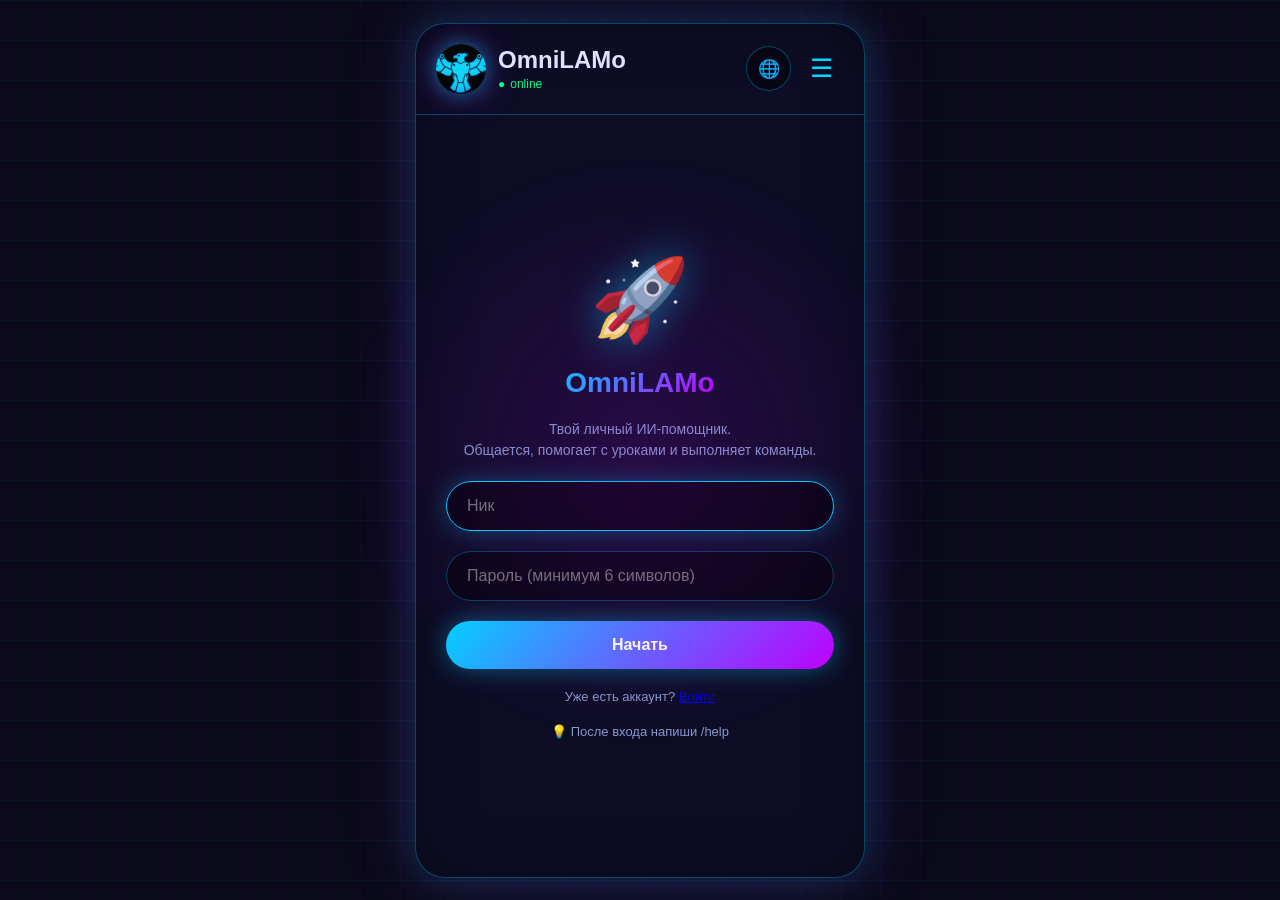
<file: index.html>
<!DOCTYPE html>
<html lang="ru">
<head>
    <meta charset="UTF-8">
    <meta name="viewport" content="width=device-width, initial-scale=1.0, maximum-scale=1.0, user-scalable=no">
    <title>OmniLAMo</title>
    <style>
        :root {
            --bg: #0a0a1a;
            --neon-blue: #00d4ff;
            --neon-purple: #bf00ff;
            --neon-pink: #ff00e5;
            --neon-green: #00ff88;
            --neon-red: #ff0044;
            --glass: rgba(15, 15, 40, 0.85);
            --glass-border: rgba(0, 212, 255, 0.3);
            --text: #e0e0ff;
            --muted: #8899cc;
        }
        
        * { margin:0; padding:0; box-sizing:border-box; font-family: 'Segoe UI', 'Arial', sans-serif; -webkit-tap-highlight-color: transparent; }
        
        body { 
            background: var(--bg); 
            color: var(--text); 
            height: 100vh; 
            display: flex; 
            justify-content: center; 
            align-items: center; 
            overflow: hidden;
            position: relative;
        }
        
        /* НЕОНОВАЯ СЕТКА НА ФОНЕ */
        body::before {
            content: '';
            position: absolute;
            top: 0;
            left: 0;
            width: 100%;
            height: 100%;
            background-image: 
                linear-gradient(rgba(0, 212, 255, 0.05) 1px, transparent 1px),
                linear-gradient(90deg, rgba(191, 0, 255, 0.05) 1px, transparent 1px);
            background-size: 40px 40px;
            animation: gridMove 3s linear infinite;
            pointer-events: none;
        }
        
        @keyframes gridMove {
            0% { transform: translate(0, 0); }
            100% { transform: translate(40px, 40px); }
        }
        
        /* НЕОНОВОЕ СВЕЧЕНИЕ */
        body::after {
            content: '';
            position: absolute;
            top: 50%;
            left: 50%;
            transform: translate(-50%, -50%);
            width: 600px;
            height: 600px;
            background: radial-gradient(circle, rgba(191, 0, 255, 0.15), transparent 70%);
            pointer-events: none;
            animation: glowPulse 3s ease-in-out infinite;
        }
        
        @keyframes glowPulse {
            0%, 100% { opacity: 0.5; }
            50% { opacity: 1; }
        }
        
        .app { 
            width: 100%; 
            max-width: 450px; 
            height: 95vh; 
            background: var(--glass); 
            display: flex; 
            flex-direction: column; 
            position: relative; 
            border-radius: 30px;
            border: 1px solid var(--glass-border);
            box-shadow: 
                0 0 40px rgba(0, 212, 255, 0.2),
                0 0 80px rgba(191, 0, 255, 0.15),
                inset 0 0 60px rgba(0, 0, 0, 0.3);
            backdrop-filter: blur(10px);
            overflow: hidden;
        }
        
        /* ШАПКА */
        .header { 
            background: transparent; 
            padding: 20px; 
            display: flex; 
            align-items: center; 
            justify-content: space-between; 
            border-bottom: 1px solid var(--glass-border);
            z-index: 10;
        }
        .header-left { display: flex; align-items: center; gap: 12px; }
        .avatar { 
            width: 50px; 
            height: 50px; 
            border-radius: 50%; 
            background: linear-gradient(135deg, var(--neon-blue), var(--neon-purple)); 
            display: flex; 
            align-items: center; 
            justify-content: center; 
            font-size: 26px;
            overflow: hidden;
            flex-shrink: 0;
            box-shadow: 
                0 0 20px rgba(0, 212, 255, 0.5),
                0 0 40px rgba(191, 0, 255, 0.3);
            animation: avatarGlow 2s infinite;
        }
        .avatar img {
            width: 100%;
            height: 100%;
            object-fit: cover;
            display: block;
        }
        @keyframes avatarGlow {
            0%, 100% { box-shadow: 0 0 20px rgba(0, 212, 255, 0.5), 0 0 40px rgba(191, 0, 255, 0.3); }
            50% { box-shadow: 0 0 30px rgba(0, 212, 255, 0.8), 0 0 60px rgba(191, 0, 255, 0.5); }
        }
        .bot-info h2 { font-size: 17px; font-weight: 700; }
        .status { font-size: 12px; color: var(--neon-green); }
        .status::before { content: "●"; margin-right: 5px; animation: blink 1.5s infinite; }
        @keyframes blink { 0%, 100% { opacity: 1; } 50% { opacity: 0.2; } }
        .btn-menu { 
            background: none; 
            border: none; 
            color: var(--neon-blue); 
            font-size: 26px; 
            cursor: pointer; 
            width: 45px; 
            height: 45px; 
            border-radius: 50%;
            transition: all 0.3s;
        }
        .btn-menu:hover { 
            background: rgba(0, 212, 255, 0.1);
            box-shadow: 0 0 20px rgba(0, 212, 255, 0.3);
        }
        
        /* Уютная иллюстрированная комнатка: глубина, свет и маленькие живые детали. */
        .hedgehog-screen { display:none; flex:1; min-height:0; overflow:auto; flex-direction:column; padding:12px; gap:10px; background:radial-gradient(ellipse at 50% 0%,#35445a 0,#182436 58%,#211b27 100%); }
        .hedgehog-screen.active { display:flex; animation:hedgeScreenIn .55s cubic-bezier(.2,.8,.2,1) both; }
        @keyframes hedgeScreenIn {from{opacity:0;transform:translateY(12px) scale(.985)}to{opacity:1;transform:none}}
        .hedge-toolbar { display:flex; align-items:center; gap:8px; }
        .hedge-toolbar button,.hedge-toggle { border:1px solid #ffffff30; border-radius:14px; background:#101827cc; color:#fff; padding:8px 11px; cursor:pointer; transition:transform .2s,background .2s; }
        .hedge-toolbar button:hover {transform:translateY(-2px);background:#28374ccc}
        .hedge-title { flex:1; font-weight:800; text-align:center; letter-spacing:.04em; text-shadow:0 0 18px #ffd99188; }
        .hedge-scene { position:relative; isolation:isolate; flex:1; min-height:350px; max-height:55vh; overflow:hidden; border:1px solid #ffedce55; border-radius:22px; background:linear-gradient(180deg,#384b60 0%,#9b796b 58%,#c28e62 59%,#684832 63%,#422f2b 100%); box-shadow:0 18px 35px #080d1870,inset 0 0 45px #16203370; }
        .hedge-scene:before {content:"";position:absolute;inset:0;z-index:-1;background:radial-gradient(ellipse at 73% 14%,#ffd98488,transparent 34%),linear-gradient(90deg,#46344422,transparent 45%,#261d2b44);animation:roomLight 8s ease-in-out infinite alternate;}
        .hedge-scene:after {content:"";position:absolute;inset:0;z-index:6;pointer-events:none;background:linear-gradient(115deg,#fff3 0%,transparent 22%,transparent 72%,#ffca7430 100%);mix-blend-mode:screen;}
        @keyframes roomLight {from{opacity:.52;filter:hue-rotate(-8deg)}to{opacity:1;filter:hue-rotate(8deg)}}
        .hedge-wall {position:absolute;inset:0 0 37%;background:linear-gradient(180deg,#526578,#aa8170);z-index:-1;}
        .hedge-window {position:absolute;left:6%;top:8%;width:27%;height:31%;border:8px solid #76503b;border-radius:9px;background:linear-gradient(180deg,#526b91 0%,#f5bb82 65%,#f9dda1 100%);box-shadow:inset 0 0 0 3px #ffe7bfaa,0 8px 14px #29213366;overflow:hidden;}
        .hedge-window:before {content:"";position:absolute;left:0;right:0;bottom:0;height:32%;background:linear-gradient(160deg,transparent 20%,#384b566e 21% 36%,transparent 37%),linear-gradient(15deg,#52645a,#74806a);}
        .hedge-window:after {content:"";position:absolute;left:49%;top:0;height:100%;border-left:4px solid #76503b;box-shadow:0 0 0 2px #ffe7bf44;}
        .hedge-moon {position:absolute;right:15%;top:13%;width:28px;height:28px;border-radius:50%;background:#fff0bd;box-shadow:0 0 12px #fff0bd,0 0 30px #ffe2a877;animation:moonGlow 3s ease-in-out infinite alternate;}
        @keyframes moonGlow {to{box-shadow:0 0 20px #fff4cb,0 0 48px #ffe2a8}}
        .hedge-curtain {position:absolute;left:4%;top:6%;width:5%;height:35%;border-radius:8px 0 15px 4px;background:repeating-linear-gradient(90deg,#a74e59,#a74e59 5px,#c36a6d 6px,#c36a6d 10px);filter:drop-shadow(2px 3px 2px #3b253355);}
        .hedge-curtain.right {left:30%;border-radius:0 8px 4px 15px;}
        .hedge-shelf {position:absolute;right:6%;top:22%;width:35%;height:9px;border-radius:3px;background:linear-gradient(#bd8a59,#765038);box-shadow:0 6px 0 #49362f,0 10px 8px #281e2066;}
        .hedge-books {position:absolute;right:10%;top:11%;font-size:25px;letter-spacing:-9px;filter:drop-shadow(0 3px 2px #211b1a77);transform-origin:bottom;animation:booksSway 4.5s ease-in-out infinite;}
        @keyframes booksSway {50%{transform:rotate(-2deg)}}
        .hedge-picture {position:absolute;right:19%;top:5%;width:42px;height:33px;border:4px solid #795339;border-radius:3px;background:#f9db9a;box-shadow:0 3px 7px #241d2477;text-align:center;font-size:19px;line-height:24px;transform:rotate(3deg);}
        .hedge-lamp {position:absolute;right:39%;top:29%;width:8px;height:30px;background:#704934;border-radius:3px;z-index:1;}
        .hedge-lamp:before {content:"";position:absolute;left:-11px;top:-11px;width:30px;height:20px;border-radius:50% 50% 25% 25%;background:#f4bd68;box-shadow:0 0 16px 8px #ffcd7566;animation:lampFlicker 3.8s infinite;}
        @keyframes lampFlicker {0%,94%,100%{opacity:1}96%{opacity:.55}98%{opacity:.85}}
        .hedge-plant {position:absolute;right:5%;bottom:19%;font-size:30px;filter:drop-shadow(0 4px 2px #261d1c66);transform-origin:bottom;animation:plantSway 3.2s ease-in-out infinite;}
        @keyframes plantSway {50%{transform:rotate(5deg)}}
        .hedge-bed {position:absolute;left:8%;bottom:16%;width:38%;height:23%;background:linear-gradient(160deg,#865c48,#523b37);border-radius:12px 14px 3px 3px;box-shadow:0 13px #392d2b,0 18px 10px #241b1c88;}
        .hedge-bed:before {content:"";position:absolute;left:5%;top:9%;width:37%;height:40%;background:linear-gradient(140deg,#fff1d9,#d9bda0);border-radius:12px;box-shadow:inset 0 -4px #c6a88c;}
        .hedge-bed:after {content:"";position:absolute;right:4%;top:10%;width:49%;height:57%;border-radius:10px;background:repeating-linear-gradient(135deg,#bb6462,#bb6462 9px,#ce7770 10px,#ce7770 18px);box-shadow:inset 0 4px #e19b86;}
        .hedge-drawer {position:absolute;left:16%;bottom:8%;width:23%;height:8%;border:3px solid #51392d;background:linear-gradient(#c18c5e,#946345);border-radius:4px;text-align:center;color:#3a281e;font-size:11px;box-shadow:0 4px 6px #21191a77;}
        .hedge-drawer:before {content:"✦";position:absolute;left:48%;top:18%;color:#f4d08d;font-size:9px;}
        .hedge-chair {position:absolute;right:14%;bottom:18%;width:19%;height:24%;border:8px solid #754c35;border-bottom-width:5px;border-radius:21px 21px 5px 5px;background:linear-gradient(120deg,#be8057,#8b563c);box-shadow:inset 0 0 0 3px #d39b6c66,0 7px 9px #25191c66;}
        .hedge-chair:after {content:"";position:absolute;left:12%;bottom:-25px;width:8px;height:25px;background:#563a2b;box-shadow:clamp(35px,9vw,64px) 0 #563a2b;}
        .hedge-rug {position:absolute;left:28%;bottom:2%;width:49%;height:17%;border-radius:50%;background:repeating-radial-gradient(ellipse,#bf8260 0 9px,#a96c52 10px 13px);opacity:.96;box-shadow:0 5px 8px #241a1b66;}
        .hedge-sparkle {position:absolute;z-index:1;color:#fff0bd;text-shadow:0 0 10px #ffd37a;font-size:15px;animation:sparkleFloat 3s ease-in-out infinite;pointer-events:none;}
        .hedge-sparkle.s1{left:46%;top:18%;animation-delay:-.4s}.hedge-sparkle.s2{left:80%;top:43%;font-size:11px;animation-delay:-1.8s}.hedge-sparkle.s3{left:56%;top:39%;font-size:12px;animation-delay:-2.5s}
        @keyframes sparkleFloat {0%,100%{opacity:.15;transform:translateY(4px) scale(.7) rotate(0)}50%{opacity:1;transform:translateY(-8px) scale(1.15) rotate(70deg)}}
        .hedge-character {position:absolute;right:16%;bottom:29%;width:clamp(76px,21vw,128px);height:auto;filter:drop-shadow(0 9px 5px #34291f99);transform-origin:50% 85%;transition:right .8s cubic-bezier(.2,.8,.2,1),bottom .8s,transform .5s;z-index:3;overflow:visible;animation:hedgeIdle 3.2s ease-in-out infinite;}
        .hedge-character .hedge-body {transform-box:fill-box;transform-origin:50% 90%;animation:hedgeBreath 2.4s ease-in-out infinite;}
        .hedge-character .hedge-ear {animation:earTwitch 5s ease-in-out infinite;transform-origin:center;}
        .hedge-character .hedge-eye {animation:hedgeBlink 5.5s infinite;transform-box:fill-box;transform-origin:center;}
        .hedge-character .hedge-ear {transform-box:fill-box;transform-origin:center;}
        .hedge-character .hedge-mouth {transform-box:fill-box;transform-origin:center;}
        .hedge-character .hedge-whiskers {transform-box:fill-box;transform-origin:center;}
        .hedge-character .hedge-cheek {animation:cheekGlow 2s ease-in-out infinite alternate;}
        .hedge-character .hedge-mouth {transform-origin:125px 95px;}
        .hedge-character.talking .hedge-mouth {animation:hedgeTalk .2s ease-in-out infinite alternate;}
        @keyframes hedgeTalk {to{transform:scaleY(1.6) translateY(1px)}}
        .hedge-character.page .hedge-body {animation:hedgeRead .65s ease-in-out infinite alternate;}
        .hedge-character.chew .hedge-mouth {animation:hedgeChew .24s ease-in-out infinite alternate;}
        .hedge-character.sweep {right:46%;bottom:14%;}
        .hedge-character.wipe {right:38%;bottom:32%;}
        .hedge-character.books {right:43%;bottom:28%;}
        @keyframes hedgeRead {to{transform:rotate(-5deg) translateY(2px) scale(1.025,.98)}}
        @keyframes hedgeChew {to{transform:scale(1,1.8)}}
        @keyframes hedgeIdle {0%,100%{transform:translateY(0) rotate(-1deg) scale(.91)}50%{transform:translateY(-5px) rotate(1deg) scale(.91)}}
        @keyframes hedgeBreath {0%,100%{transform:scale(1)}50%{transform:scale(1.025,.98)}}
        @keyframes earTwitch {0%,88%,100%{transform:rotate(0)}91%{transform:rotate(-14deg)}94%{transform:rotate(5deg)}}
        @keyframes hedgeBlink {0%,43%,46%,100%{transform:scaleY(1)}44%,45%{transform:scaleY(.12)}}
        @keyframes cheekGlow {to{opacity:.55}}
        .hedge-character.busy {right:48%;bottom:18%;animation:hedgeWork .38s ease-in-out infinite alternate;}
        .hedge-character.busy .hedge-body {animation:hedgeBreath .5s ease-in-out infinite;}
        .hedge-character.busy.sweep {right:47%;bottom:13%;}
        .hedge-character.busy.wipe {right:37%;bottom:31%;}
        .hedge-character.busy.books {right:42%;bottom:26%;}
        .hedge-character.busy.page {right:47%;bottom:20%;}
        .hedge-character.busy.chew {right:42%;bottom:18%;}
        .hedge-character.run {right:24%;bottom:30%;animation:hedgeRun .18s ease-in-out infinite alternate;}
        .hedge-character.sit {transform:scale(.91);}
        @keyframes hedgeWork {to{transform:rotate(7deg) translateY(-5px) scale(.91)}}
        @keyframes hedgeRun {to{transform:translateY(-9px) rotate(8deg) scale(.91)}}
        .hedge-action {position:absolute;z-index:7;bottom:3%;left:8%;right:8%;text-align:center;color:#fff7e7;font-size:12px;font-weight:600;text-shadow:0 2px 5px #211820,0 0 10px #211820;padding:7px 10px;border-radius:14px;background:#382a2c77;backdrop-filter:blur(4px);}
        .hedge-controls {display:flex;gap:8px;justify-content:center;flex-wrap:wrap;}
        .hedge-controls button {border:1px solid #ffffff30;border-radius:14px;padding:8px 11px;background:#152237;color:white;cursor:pointer;transition:transform .2s,box-shadow .2s;}
        .hedge-controls button:hover {transform:translateY(-2px);box-shadow:0 5px 14px #05080e66;}
        .hedge-log {height:66px;overflow:auto;background:#0b1220ad;border:1px solid #ffffff12;border-radius:12px;padding:6px 9px;color:#e7edf7;font-size:10px;line-height:1.35;white-space:pre-wrap;}
        .hedge-input-row {display:flex;gap:8px;}
        .hedge-input-row input {min-width:0;flex:1;border:1px solid #ffffff35;border-radius:20px;padding:11px 14px;background:#101827;color:white;}
        .hedge-input-row input:focus {outline:none;border-color:#ffd58b;box-shadow:0 0 0 3px #ffd58b22;}
        .hedge-input-row button {border:0;border-radius:50%;width:44px;height:44px;background:linear-gradient(135deg,#55c4ca,#378eab);color:#fff;font-size:19px;box-shadow:0 5px 14px #05080e55;transition:transform .2s;}
        .hedge-input-row button:hover {transform:scale(1.07) rotate(-8deg);}
        .hedge-switch {display:flex;align-items:center;gap:5px;font-size:12px;}
        /* Тёплый камерный интерьер с материальными фактурами и мягким светом. */
        .hedge-scene {
            background:repeating-linear-gradient(0deg,transparent 0 25px,#3b241e44 26px,#d49a6744 27px,#3b241e22 29px),repeating-linear-gradient(90deg,#875b43 0 29%,#603d32 29.4% 30%,#9a694b 30.5% 59%,#58382f 59.5% 60%,#81553e 60.5% 100%);
            box-shadow:0 22px 44px #080d18a0,inset 0 0 55px #10101a88,inset 0 -22px 35px #261a19aa;
        }
        .hedge-wall {background:linear-gradient(180deg,#697a81 0%,#9b8176 67%,#b59279 100%);}
        .hedge-wall:before {content:"";position:absolute;inset:0 0 18%;opacity:.22;background:repeating-linear-gradient(90deg,transparent 0 47px,#ecd5b733 48px,#533e3a22 49px,transparent 51px),repeating-linear-gradient(0deg,transparent 0 42px,#ffe6ca22 43px,transparent 44px);}
        .hedge-wall:after {content:"";position:absolute;left:0;right:0;bottom:0;height:19%;background:linear-gradient(180deg,#bc987c 0 8%,#765640 9% 12%,#a77b5b 13% 86%,#49352f 87% 100%);box-shadow:0 -2px 8px #ffe4bd33;}
        .hedge-scene:before {background:radial-gradient(ellipse at 77% 31%,#ffd7835c,transparent 39%),linear-gradient(115deg,#1c263622,transparent 42%,#311c2440);animation:roomLight 10s ease-in-out infinite alternate;}
        .hedge-window {border:9px solid #674632;background:linear-gradient(180deg,#344d70 0%,#e79e76 54%,#f7d4a1 100%);box-shadow:inset 0 0 0 2px #f9dfb5,inset 0 0 18px #fff1d588,0 8px 15px #22171d88,0 0 0 2px #3d2b29;}
        .hedge-moon {background:radial-gradient(circle at 34% 31%,#fffef0,#ffedb5 68%,#e8c783);box-shadow:0 0 17px 4px #fff0bd88,0 0 40px #ffe2a877;}
        .hedge-curtain {width:7%;background:repeating-linear-gradient(90deg,#703c48 0 4px,#a94f5b 5px 9px,#c06c6b 10px 13px);box-shadow:inset -5px 0 7px #482b3455;}
        .hedge-bed {background:linear-gradient(155deg,#9b7157,#513a34 70%);box-shadow:inset 0 2px 2px #d9b18a66,0 13px #392d2b,0 18px 10px #241b1c88;}
        .hedge-bed:before {background:linear-gradient(140deg,#fff4de,#d3b493);box-shadow:inset 0 -4px #b99a7d,0 3px 7px #412d2788;}
        .hedge-bed:after {background:repeating-linear-gradient(135deg,#a95054 0 8px,#c36b68 9px 16px,#d48777 17px 19px);box-shadow:inset 0 4px #e9aa8e,0 3px 6px #432b3180;}
        .hedge-chair {background:linear-gradient(120deg,#cf9566,#92583d 55%,#744735);box-shadow:inset 0 0 0 3px #e3b17a66,inset 0 8px 13px #f5ca8a38,0 7px 9px #25191c88;}
        .hedge-rug {background:repeating-radial-gradient(ellipse at 50% 42%,#d39a70 0 3px,#a9634d 4px 7px,#c17d5c 8px 11px);filter:drop-shadow(0 4px 3px #21181988);}
        .hedge-character {filter:drop-shadow(0 10px 6px #211916aa) drop-shadow(0 0 1px #fff2d933);}
        .hedge-character .hedge-eye {animation:hedgeBlink 6.7s infinite;}
        .hedge-character .hedge-ear {animation-duration:6.3s;}
        .hedge-character .hedge-body {animation:hedgeBreath 3.1s cubic-bezier(.45,0,.55,1) infinite;}
        .hedge-character.busy .hedge-body {animation-duration:.8s;}
        @keyframes hedgeBreath {0%,100%{transform:translateY(0) scale(1)}50%{transform:translateY(-1px) scale(1.018,.99)}}
        .hedge-action {background:linear-gradient(90deg,#211d20aa,#382a2c88,#211d20aa);border:1px solid #f5dcb222;box-shadow:0 3px 12px #20181955;}
        .hedge-picture {display:grid;place-items:center;color:#7d5542;background:linear-gradient(145deg,#f8dfb5,#d49c6d);box-shadow:inset 0 0 0 3px #fff1d477,0 4px 9px #241d2477;}
        .hedge-picture span {font-size:20px;text-shadow:0 1px #fff3c7;}
        .hedge-books {display:flex;align-items:flex-end;gap:2px;width:76px;height:34px;font-size:0;letter-spacing:0;filter:drop-shadow(0 3px 2px #211b1a77);}
        .hedge-books:after {content:"";position:absolute;left:-4px;right:-5px;bottom:-3px;height:4px;border-radius:2px;background:#613f31;}
        .hedge-books i {display:block;width:15px;height:26px;border-radius:3px 3px 1px 1px;background:linear-gradient(90deg,#6a4541,#ba7661 25%,#8b5148 80%);border:1px solid #52372f;box-shadow:inset 2px 0 #f2c18a55;}
        .hedge-books i:nth-child(2){height:31px;background:linear-gradient(90deg,#475653,#8e9a7b 28%,#526456 80%);transform:rotate(-4deg)}
        .hedge-books i:nth-child(3){height:23px;background:linear-gradient(90deg,#6c4936,#d2a16b 28%,#9b6847 80%);transform:rotate(3deg)}
        .hedge-books i:nth-child(4){height:28px;background:linear-gradient(90deg,#4d455d,#9b83a4 28%,#695772 80%);}
        .hedge-plant {width:48px;height:66px;font-size:0;filter:drop-shadow(0 4px 3px #261d1c66);transform:translateX(-5px);}
        .hedge-plant b {position:absolute;bottom:0;left:8px;width:34px;height:25px;border-radius:3px 3px 12px 12px;background:linear-gradient(90deg,#8b4f3e,#cf8961 48%,#7c4838);box-shadow:inset 0 4px #e1a174;}
        .hedge-plant i {position:absolute;bottom:21px;left:23px;width:13px;height:31px;border-radius:100% 0 100% 0;background:linear-gradient(135deg,#9fc184,#42634e);transform-origin:bottom center;box-shadow:inset 2px 1px #d0dda866;}
        .hedge-plant i:nth-child(1){transform:rotate(-39deg);height:27px;left:13px;bottom:23px;}
        .hedge-plant i:nth-child(2){transform:rotate(-15deg);height:36px;left:17px;}
        .hedge-plant i:nth-child(3){transform:rotate(19deg);height:34px;left:25px;}
        .hedge-plant i:nth-child(4){transform:rotate(43deg);height:26px;left:29px;bottom:23px;}
        .hedge-dust {position:absolute;z-index:2;width:3px;height:3px;border-radius:50%;background:#ffe8bf;box-shadow:0 0 7px 2px #ffdd9b77;pointer-events:none;animation:dustDrift 7s ease-in-out infinite;}
        .hedge-dust.d1{left:44%;top:30%;animation-delay:-2s}.hedge-dust.d2{left:72%;top:42%;animation-delay:-4.5s;width:2px;height:2px}.hedge-dust.d3{left:57%;top:18%;animation-delay:-1s}.hedge-dust.d4{left:36%;top:55%;animation-delay:-5.3s;width:2px;height:2px}
        @keyframes dustDrift {0%,100%{opacity:0;transform:translate(0,8px)}20%,75%{opacity:.6}50%{transform:translate(10px,-14px)}}
        .hedge-plant i {animation:leafSway 4.6s ease-in-out infinite;}
        .hedge-plant i:nth-child(2){animation-delay:-1s}.hedge-plant i:nth-child(3){animation-delay:-2s}
        @keyframes leafSway {0%,100%{rotate:0deg}50%{rotate:5deg}}
        .hedge-character .hedge-whiskers {transform-origin:128px 105px;animation:whiskerTwitch 7s ease-in-out infinite;}
        .hedge-character.talking .hedge-whiskers {animation:whiskerTwitch .28s ease-in-out infinite alternate;}
        @keyframes whiskerTwitch {0%,90%,100%{transform:rotate(0)}93%{transform:rotate(-2deg)}96%{transform:rotate(1deg)}}
        .hedge-character .hedge-nose-glint {animation:noseShine 4s ease-in-out infinite;}
        @keyframes noseShine {0%,70%,100%{opacity:.45}80%{opacity:.9}}
        .hedge-character.busy.sweep {animation:hedgeSweep .38s ease-in-out infinite alternate;}
        @keyframes hedgeSweep {from{transform:rotate(-4deg) translateY(0)}to{transform:rotate(2deg) translateY(-3px)}}
        .hedge-character.run {transition:right .65s cubic-bezier(.2,.8,.2,1);}
        @media (prefers-reduced-motion:reduce) {.hedgehog-screen *, .hedgehog-screen *:before,.hedgehog-screen *:after{animation-duration:.01ms!important;animation-iteration-count:1!important;scroll-behavior:auto!important;}}
        /* ЭКРАНЫ */
        .screen { 
            display: none; 
            flex: 1; 
            flex-direction: column; 
            align-items: center; 
            justify-content: center; 
            padding: 30px; 
            gap: 20px;
        }
        .screen.active { display: flex; }
        .logo { 
            font-size: 80px; 
            animation: float 3s ease-in-out infinite;
            filter: drop-shadow(0 0 20px rgba(0, 212, 255, 0.5));
        }
        @keyframes float { 
            0%, 100% { transform: translateY(0); } 
            50% { transform: translateY(-20px); } 
        }
        .welcome-title { 
            font-size: 28px; 
            font-weight: 700; 
            text-align: center;
            background: linear-gradient(135deg, var(--neon-blue), var(--neon-purple));
            -webkit-background-clip: text;
            -webkit-text-fill-color: transparent;
            background-clip: text;
        }
        .welcome-subtitle { 
            color: var(--muted); 
            text-align: center; 
            font-size: 14px; 
            line-height: 1.5;
        }
        .name-input { 
            background: rgba(0, 0, 0, 0.5); 
            border: 1px solid var(--glass-border); 
            border-radius: 25px; 
            padding: 15px 20px; 
            color: var(--text); 
            width: 100%; 
            font-size: 16px; 
            outline: none; 
            transition: all 0.3s;
        }
        .name-input:focus { 
            border-color: var(--neon-blue); 
            box-shadow: 0 0 25px rgba(0, 212, 255, 0.3);
        }
        .btn-primary { 
            background: linear-gradient(135deg, var(--neon-blue), var(--neon-purple)); 
            color: white; 
            border: none; 
            border-radius: 25px; 
            padding: 15px; 
            width: 100%; 
            font-size: 16px; 
            font-weight: 700; 
            cursor: pointer;
            transition: all 0.3s;
            box-shadow: 0 0 25px rgba(0, 212, 255, 0.4);
        }
        .btn-primary:hover { 
            transform: translateY(-2px);
            box-shadow: 0 0 40px rgba(191, 0, 255, 0.5);
        }
        .btn-primary:active { transform: scale(0.98); }
        
        /* ЧАТ */
        /* min-height: 0 — принципиально. У flex-элемента по умолчанию min-height:auto,
           поэтому длинная лента растягивала .chat-screen, а не включала прокрутку;
           .app с overflow:hidden просто обрезал её — колесо «не листалось».
           С нулевым минимумом высота колонки ограничена .app, и .chat-area
           становится настоящим прокручиваемым контейнером. */
        .chat-screen { display: none; flex: 1; flex-direction: column; min-height: 0; overflow: hidden; }
        .chat-screen.active { display: flex; }
        .chat-area { 
            flex: 1; 
            min-height: 0;
            overflow-y: auto; 
            overscroll-behavior: contain;
            -webkit-overflow-scrolling: touch;
            padding: 20px; 
            display: flex; 
            flex-direction: column; 
            gap: 12px;
        }
        /* Верх ленты: кнопка «показать раньше». Пустая, пока история не загружена. */
        .chat-top { display: flex; justify-content: center; }
        .chat-top:empty { display: none; }
        .history-more {
            background: rgba(0, 212, 255, 0.12);
            color: var(--accent, #00d4ff);
            border: 1px solid rgba(0, 212, 255, 0.35);
            border-radius: 16px;
            padding: 8px 18px;
            font-size: 13px;
            cursor: pointer;
        }
        .history-more:hover { background: rgba(0, 212, 255, 0.2); }
        .msg { 
            max-width: 80%; 
            padding: 12px 18px; 
            border-radius: 20px; 
            font-size: 15px; 
            line-height: 1.4; 
            animation: msgIn 0.3s ease; 
            word-wrap: break-word;
            /* Текст реплик теперь вставляется через textContent, поэтому
               переводы строк (\n в ответах нейросети и в списке /tasks)
               нужно показывать явно — иначе они схлопывались в пробел. */
            white-space: pre-wrap;
            overflow-wrap: anywhere;
        }
        .msg.bot { 
            background: rgba(0, 212, 255, 0.1); 
            border: 1px solid rgba(0, 212, 255, 0.2);
            align-self: flex-start; 
            border-bottom-left-radius: 5px;
            box-shadow: 0 0 15px rgba(0, 212, 255, 0.1);
        }
        .msg.user { 
            background: linear-gradient(135deg, var(--neon-blue), var(--neon-purple)); 
            align-self: flex-end; 
            border-bottom-right-radius: 5px;
            box-shadow: 0 0 20px rgba(191, 0, 255, 0.3);
        }
        .msg-time { 
            font-size: 10px; 
            color: var(--muted); 
            margin-top: 5px; 
            display: block;
        }
        /* Листание чата: кнопка подгрузки старых реплик и метка начала переписки */
        .load-older {
            align-self: center;
            margin: 4px auto 8px;
            padding: 8px 16px;
            font-size: 13px;
            color: var(--neon-blue);
            background: rgba(0, 212, 255, 0.08);
            border: 1px solid rgba(0, 212, 255, 0.3);
            border-radius: 20px;
            cursor: pointer;
            user-select: none;
            transition: all 0.2s;
        }
        .load-older:hover { background: rgba(0, 212, 255, 0.18); }
        .chat-start {
            align-self: center;
            margin: 4px auto 8px;
            font-size: 11px;
            color: var(--muted);
            letter-spacing: 1px;
        }
        .msg.typing { 
            color: var(--muted); 
            font-style: italic; 
            display: flex; 
            align-items: center; 
            gap: 5px;
        }
        .typing-dot { 
            width: 7px; 
            height: 7px; 
            border-radius: 50%; 
            background: var(--neon-blue); 
            animation: typing 1.4s infinite;
            box-shadow: 0 0 10px rgba(0, 212, 255, 0.5);
        }
        .typing-dot:nth-child(2) { animation-delay: 0.2s; }
        .typing-dot:nth-child(3) { animation-delay: 0.4s; }
        @keyframes typing { 0%, 60%, 100% { opacity: 0.2; } 30% { opacity: 1; } }
        @keyframes msgIn { 
            from { opacity: 0; transform: translateY(15px); } 
            to { opacity: 1; transform: translateY(0); } 
        }
        
        /* НИЖНЯЯ ПАНЕЛЬ */
        /* flex-shrink:0 — панель ввода не должна сжиматься, когда лента длинная:
           иначе она «уезжала» вверх и перекрывала последние сообщения. */
        .input-area { 
            flex-shrink: 0;
            background: transparent; 
            padding: 15px; 
            display: flex; 
            flex-direction: column;
            gap: 10px; 
            border-top: 1px solid var(--glass-border);
        }
        /* Два ряда вместо одного: сверху главное (микрофон, ввод, отправка),
           снизу — дополнительные кнопки. В одну строку пять элементов на
           узком экране сжимали поле ввода до нечитаемой ширины. */
        .input-row {
            display: flex;
            gap: 10px;
            align-items: center;
        }
        /* flex-wrap нужен из-за подсказки о голосах Edge: она занимает всю
           строку (flex: 0 0 100%) и без переноса выдавила бы кнопки за экран. */
        .input-row-extra { justify-content: center; flex-wrap: wrap; }
        .input-field { 
            flex: 1; 
            background: rgba(0, 0, 0, 0.5); 
            border: 1px solid var(--glass-border); 
            border-radius: 30px; 
            padding: 14px 20px; 
            color: var(--text); 
            font-size: 15px; 
            outline: none;
            transition: all 0.3s;
        }
        .input-field:focus { 
            border-color: var(--neon-blue);
            box-shadow: 0 0 20px rgba(0, 212, 255, 0.3);
        }
        .btn { 
            width: 50px; 
            height: 50px; 
            border-radius: 50%; 
            border: none; 
            cursor: pointer; 
            font-size: 22px; 
            display: flex; 
            align-items: center; 
            justify-content: center; 
            flex-shrink: 0;
            transition: all 0.3s;
        }
        .btn-send { 
            background: linear-gradient(135deg, var(--neon-blue), var(--neon-purple)); 
            color: white;
            box-shadow: 0 0 20px rgba(0, 212, 255, 0.4);
        }
        .btn-send:hover { transform: scale(1.1); }
        .btn-send:active { transform: scale(0.9); }
        .btn-mic { 
            background: rgba(0, 0, 0, 0.5); 
            color: var(--neon-blue);
            border: 1px solid var(--glass-border);
        }
        .btn-task { 
            background: rgba(0, 0, 0, 0.5); 
            color: var(--neon-pink);
            border: 1px solid var(--glass-border);
            font-size: 20px;
        }
        .btn-task:hover { box-shadow: 0 0 18px rgba(255, 0, 229, 0.4); }
        .btn-mic.rec { 
            background: var(--neon-red); 
            color: white;
            animation: micPulse 1s infinite;
        }
        @keyframes micPulse { 
            0% { box-shadow: 0 0 0 0 rgba(255, 0, 68, 0.7); } 
            70% { box-shadow: 0 0 0 20px rgba(255, 0, 68, 0); } 
            100% { box-shadow: 0 0 0 0 rgba(255, 0, 68, 0); } 
        }
        
        /* ЯЗЫКИ */
        .btn-lang {
            background: rgba(0, 0, 0, 0.4);
            border: 1px solid var(--glass-border);
            color: var(--neon-blue);
            font-size: 18px;
            cursor: pointer;
            width: 45px;
            height: 45px;
            border-radius: 50%;
            transition: all 0.3s;
            margin-right: 8px;
        }
        .btn-lang:hover {
            background: rgba(0, 212, 255, 0.1);
            box-shadow: 0 0 20px rgba(0, 212, 255, 0.3);
        }
        .lang-grid {
            display: grid;
            grid-template-columns: 1fr 1fr;
            gap: 10px;
            margin-top: 6px;
        }
        .lang-item {
            background: rgba(0, 0, 0, 0.45);
            border: 1px solid var(--glass-border);
            border-radius: 16px;
            padding: 13px 12px;
            cursor: pointer;
            font-size: 14px;
            text-align: center;
            transition: all 0.25s;
            color: var(--text);
        }
        .lang-item:hover {
            border-color: var(--neon-blue);
            box-shadow: 0 0 18px rgba(0, 212, 255, 0.25);
            transform: translateY(-2px);
        }
        .lang-item.active {
            background: linear-gradient(135deg, var(--neon-blue), var(--neon-purple));
            color: #fff;
            border-color: transparent;
            box-shadow: 0 0 22px rgba(0, 212, 255, 0.45);
        }
        .lang-modal {
            position: fixed;
            top: 0; left: 0;
            width: 100%;
            height: 100%;
            background: rgba(0, 0, 0, 0.7);
            backdrop-filter: blur(4px);
            display: none;
            align-items: center;
            justify-content: center;
            z-index: 60;
            padding: 18px;
        }
        .lang-modal.active { display: flex; }
        .lang-sheet {
            width: 100%;
            max-height: 90%;
            overflow-y: auto;
            background: rgba(12, 12, 32, 0.98);
            border: 1px solid var(--glass-border);
            border-radius: 24px;
            padding: 20px 16px;
            animation: sheetIn 0.25s ease;
            box-shadow: 0 0 50px rgba(0, 212, 255, 0.2);
        }
        .lang-sheet h3 { font-size: 17px; font-weight: 700; margin-bottom: 12px; text-align: center; }
        .site-sheet { max-width: 460px; margin: 0 auto; }
        .site-label {
            display: block;
            font-size: 12px;
            color: var(--muted);
            margin: 12px 0 5px;
            font-weight: 700;
        }
        .site-input {
            width: 100%;
            padding: 12px 14px;
            background: rgba(0, 0, 0, 0.45);
            border: 1px solid var(--glass-border);
            border-radius: 14px;
            color: var(--text);
            font-size: 15px;
            outline: none;
            transition: all 0.25s;
        }
        .site-input:focus {
            border-color: var(--neon-blue);
            box-shadow: 0 0 16px rgba(0, 212, 255, 0.25);
        }
        .site-list-title {
            margin-top: 20px;
            font-size: 14px;
            font-weight: 700;
            color: var(--text);
            text-align: center;
        }
        .site-list { margin-top: 10px; }
        .site-empty {
            text-align: center;
            color: var(--muted);
            font-size: 13px;
            padding: 10px 0;
        }
        .site-row {
            display: flex;
            align-items: center;
            justify-content: space-between;
            gap: 10px;
            background: rgba(0, 0, 0, 0.4);
            border: 1px solid var(--glass-border);
            border-radius: 14px;
            padding: 11px 13px;
            margin-bottom: 8px;
        }
        .site-row-main { min-width: 0; }
        .site-row-name {
            font-size: 14px;
            font-weight: 700;
            white-space: nowrap;
            overflow: hidden;
            text-overflow: ellipsis;
        }
        .site-row-sub {
            font-size: 11px;
            color: var(--muted);
            white-space: nowrap;
            overflow: hidden;
            text-overflow: ellipsis;
        }
        .site-del {
            flex: 0 0 auto;
            background: rgba(255, 0, 68, 0.15);
            border: 1px solid rgba(255, 0, 68, 0.5);
            color: #ff4466;
            border-radius: 12px;
            padding: 8px 12px;
            font-size: 14px;
            cursor: pointer;
            transition: all 0.25s;
        }
        .site-del:hover { background: rgba(255, 0, 68, 0.3); }
        .btn-site {
            background: rgba(0, 0, 0, 0.5);
            color: #ffd166;
            border: 1px solid var(--glass-border);
            font-size: 20px;
        }
        .btn-site:hover { box-shadow: 0 0 18px rgba(255, 209, 102, 0.4); }
        /* Кнопка озвучки: 🔊 — включена, 🔇 — выключена. Погашенный вид
           обязателен, иначе состояние не отличить, не нажав кнопку. */
        .btn-voice {
            background: rgba(0, 0, 0, 0.5);
            color: var(--neon-green);
            border: 1px solid var(--glass-border);
            font-size: 20px;
        }
        .btn-voice:hover { box-shadow: 0 0 18px rgba(0, 255, 136, 0.4); }
        .btn-voice.muted {
            color: var(--muted);
            opacity: 0.55;
        }
        /* Выбор голоса. Список голосов в браузере длинный и с длинными
           названиями («Microsoft Dmitry Online (Natural) - Russian»), поэтому
           селекту даём flex и обрезаем хвост многоточием: без min-width: 0
           flex-элемент не сжимается ниже содержимого и распирает ряд кнопок. */
        .voice-select {
            flex: 0 1 210px;
            min-width: 0;
            height: 50px;
            padding: 0 12px;
            background: rgba(0, 0, 0, 0.5);
            border: 1px solid var(--glass-border);
            border-radius: 25px;
            color: var(--text);
            font-size: 13px;
            outline: none;
            cursor: pointer;
            transition: all 0.3s;
            text-overflow: ellipsis;
        }
        .voice-select:focus {
            border-color: var(--neon-green);
            box-shadow: 0 0 18px rgba(0, 255, 136, 0.3);
        }
        /* Погашенный селект — визуальная пара к кнопке 🔇. */
        .voice-select.muted { color: var(--muted); opacity: 0.55; }
        /* Голоса Edge: остальным браузерам селект всё равно нужен (там свои
           голоса), но подсказку «поставь Edge» показываем только когда
           нейросетевых голосов нет вовсе. */
        .voice-hint {
            flex: 0 0 100%;
            text-align: center;
            color: var(--muted);
            font-size: 12px;
            margin-top: 6px;
        }
        .lang-close {
            width: 100%;
            margin-top: 14px;
            background: rgba(0, 0, 0, 0.5);
            border: 1px solid var(--glass-border);
            border-radius: 20px;
            padding: 13px;
            color: var(--muted);
            font-size: 15px;
            font-weight: 700;
            cursor: pointer;
        }

        /* Кнопка «Помидор» (таймер). Красная — потому что помидор, а не потому
           что ошибка; пульсирует, пока таймер идёт, — так видно, что отсчёт
           продолжается даже с закрытой модалкой. */
        .btn-focus {
            background: rgba(0, 0, 0, 0.5);
            color: #ff6b6b;
            border: 1px solid var(--glass-border);
            font-size: 20px;
        }
        .btn-focus:hover { box-shadow: 0 0 18px rgba(255, 107, 107, 0.4); }
        .btn-focus.running {
            color: var(--neon-red);
            animation: micPulse 2s infinite;
        }

        /* Кнопка «Шпаргалка». */
        .btn-cheat {
            background: rgba(0, 0, 0, 0.5);
            color: #7ee787;
            border: 1px solid var(--glass-border);
            font-size: 20px;
        }
        .btn-cheat:hover { box-shadow: 0 0 18px rgba(126, 231, 135, 0.4); }

        /* Кнопка «Скачать файл». Синяя, чтобы ряд кнопок читался как набор
           разных действий, а не как одна зелёная группа. */
        .btn-download {
            background: rgba(0, 0, 0, 0.5);
            color: #79c0ff;
            border: 1px solid var(--glass-border);
            font-size: 20px;
        }
        .btn-download:hover { box-shadow: 0 0 18px rgba(121, 192, 255, 0.4); }

        /* Кнопка «Загрузить с устройства». Фиолетовая — третий цвет в ряду,
           чтобы 📥 (скачать по ссылке) и 📎 (загрузить файл) не сливались. */
        .btn-upload {
            background: rgba(0, 0, 0, 0.5);
            color: #d2a8ff;
            border: 1px solid var(--glass-border);
            font-size: 20px;
        }
        .btn-upload:hover { box-shadow: 0 0 18px rgba(210, 168, 255, 0.4); }
        .btn-upload.busy { opacity: 0.5; pointer-events: none; }

        /* Помидор: кольцо прогресса + цифры. Кольцо — SVG, а не
           conic-gradient: в старых WebView градиент рисует пилу. */
        .pomo-wrap { display: flex; flex-direction: column; align-items: center; gap: 14px; }
        .pomo-ring { position: relative; width: 190px; height: 190px; }
        .pomo-ring svg { transform: rotate(-90deg); }
        .pomo-ring circle { fill: none; stroke-width: 10; stroke-linecap: round; }
        .pomo-track { stroke: rgba(255, 255, 255, 0.08); }
        .pomo-bar {
            stroke: var(--neon-red);
            transition: stroke-dashoffset 0.3s linear, stroke 0.3s;
        }
        .pomo-bar.break { stroke: var(--neon-green); }
        .pomo-time {
            position: absolute;
            inset: 0;
            display: flex;
            flex-direction: column;
            align-items: center;
            justify-content: center;
            font-size: 40px;
            font-weight: 700;
            font-variant-numeric: tabular-nums;
            letter-spacing: 1px;
        }
        .pomo-phase {
            font-size: 12px;
            font-weight: 700;
            color: var(--muted);
            text-transform: uppercase;
            letter-spacing: 1px;
            margin-top: 4px;
        }
        .pomo-modes { display: flex; gap: 8px; width: 100%; }
        .pomo-mode {
            flex: 1;
            background: rgba(0, 0, 0, 0.45);
            border: 1px solid var(--glass-border);
            border-radius: 14px;
            padding: 10px 4px;
            color: var(--muted);
            font-size: 13px;
            cursor: pointer;
            transition: all 0.25s;
        }
        .pomo-mode.active {
            color: #fff;
            border-color: var(--neon-red);
            background: rgba(255, 0, 68, 0.12);
        }
        .pomo-btns { display: flex; gap: 10px; width: 100%; }
        .pomo-btns .btn-primary { flex: 1; }
        .pomo-hint {
            font-size: 12px;
            color: var(--muted);
            text-align: center;
            line-height: 1.5;
        }

        /* Шпаргалка: результат — моноширинным, чтобы формулы не разъезжались
           по строкам при переносе. */
        .cheat-sheet { max-width: 520px; }
        .cheat-out {
            margin-top: 14px;
            padding: 14px;
            background: rgba(0, 0, 0, 0.45);
            border: 1px solid var(--glass-border);
            border-radius: 14px;
            font-family: 'Consolas', 'Courier New', monospace;
            font-size: 13px;
            line-height: 1.6;
            white-space: pre-wrap;
            word-break: break-word;
            max-height: 45vh;
            overflow-y: auto;
            text-align: left;
        }
        .cheat-out:empty { display: none; }
        .cheat-out.loading {
            color: var(--muted);
            font-family: inherit;
            text-align: center;
        }

        /* МЕНЮ */
        .overlay { 
            position: absolute; 
            top: 0; 
            left: 0; 
            width: 100%; 
            height: 100%; 
            background: rgba(0, 0, 0, 0.6); 
            display: none; 
            z-index: 20;
            backdrop-filter: blur(3px);
        }
        .overlay.active { display: block; }
        .sidebar { 
            position: absolute; 
            top: 0; 
            right: -85%; 
            width: 85%; 
            height: 100%; 
            background: var(--glass); 
            z-index: 30; 
            padding: 20px; 
            display: flex; 
            flex-direction: column; 
            gap: 15px; 
            border-left: 1px solid var(--glass-border);
            transition: right 0.3s;
            backdrop-filter: blur(20px);
        }
        .sidebar.open { right: 0; }
        .menu-item { 
            background: rgba(0, 0, 0, 0.4); 
            padding: 15px 20px; 
            border-radius: 20px; 
            cursor: pointer; 
            transition: all 0.3s;
            border: 1px solid transparent;
        }
        .menu-item:hover { 
            background: rgba(0, 212, 255, 0.1);
            border-color: var(--neon-blue);
            transform: translateX(-5px);
            box-shadow: 0 0 20px rgba(0, 212, 255, 0.2);
        }
        .close-btn { 
            background: none; 
            border: none; 
            color: var(--muted); 
            font-size: 30px; 
            cursor: pointer; 
            align-self: flex-end;
        }
    </style>
</head>
<body>
    <div class="app">
        <div class="header">
            <div class="header-left">
                <div class="avatar"><img src="значок.png" alt="OmniLAMo"></div>
                <div>
                    <h2 data-i18n="agentName">OmniLAMo</h2>
                    <span class="status" data-i18n="status">online</span>
                </div>
            </div>
            <div style="display:flex; align-items:center;">
                <button class="btn-lang" onclick="openLangModal()" title="Language">🌐</button>
                <button class="btn-menu" onclick="toggleSidebar()">☰</button>
            </div>
        </div>

        <div class="screen active" id="regScreen">
            <div class="logo">🚀</div>
            <div class="welcome-title">OmniLAMo</div>
            <div class="welcome-subtitle" data-i18n="welcomeSubtitle">Твой личный ИИ-помощник.<br>Общается, помогает с уроками и выполняет команды.</div>
            <!-- Вход только по нику и паролю. Блок «регистрация» и блок «вход»
                 отличаются одной кнопкой, поэтому поля общие. -->
            <input type="text" class="name-input" id="nameInput" placeholder="Ник" autofocus autocomplete="username">
            <input type="password" class="name-input" id="passwordInput" placeholder="Пароль (минимум 6 символов)" autocomplete="current-password">
            <button class="btn-primary" id="authSubmit" onclick="submitAuth()" data-i18n="start">Начать</button>
            <p style="color:var(--muted); font-size:13px;">
                <span id="authSwitchHint">Уже есть аккаунт?</span>
                <a href="#" id="authSwitch" onclick="toggleAuthMode(); return false;">Войти</a>
            </p>
            <p style="color:var(--muted); font-size:13px;" data-i18n="afterLogin">💡 После входа напиши /help</p>
        </div>

        <div class="chat-screen" id="chatScreen">
            <div class="chat-area" id="chatArea">
                <div class="chat-top" id="chatTop"></div>
            </div>
            <div class="input-area">
                <!-- Первый ряд — только главное: микрофон, поле ввода, отправка. -->
                <div class="input-row">
                    <button class="btn btn-mic" id="micBtn" onclick="toggleMic()">🎤</button>
                    <input type="text" class="input-field" id="userInput" placeholder="Сообщение..." data-i18n-ph="messagePlaceholder">
                    <button class="btn btn-send" onclick="sendMessage()">➤</button>
                </div>
                <!-- Второй ряд — дополнительные кнопки. Озвучку ответов
                     можно выключить: у неё состояние в localStorage. -->
                <div class="input-row input-row-extra">
                    <button class="btn btn-task" onclick="location.href='tasks.html'" title="Добавить задание" data-i18n-title="addTaskTitle">📝</button>
                    <button class="btn btn-site" onclick="openSiteModal()" title="Добавить сайт" data-i18n-title="addSiteTitle">🔐</button>
                    <!-- Слово-будильник: в фоне работает слушатель, который ждёт
                         «Лама» / «ЛМА» / «LMA» и включает обычный ввод голосом.
                         Состояние запоминается в localStorage. -->
                    <button class="btn btn-mic" id="wakeBtn" onclick="toggleWake()" title="Голосовой ввод по слову «Лама»">🙉</button>
                    <button class="btn btn-voice" id="voiceBtn" onclick="toggleVoice()" title="Озвучивать ответы">🔊</button>
                    <!-- Выбор голоса. В Edge список содержит нейросетевые голоса
                         («Microsoft Dmitry Online (Natural)»), в остальных
                         браузерах — свои системные. Список наполняется из
                         speechSynthesis.getVoices() в fillVoiceSelect(). -->
                    <select class="voice-select" id="voiceSelect" onchange="onVoiceChange()"
                            title="Голос озвучки"></select>
                    <button class="btn btn-focus" id="focusBtn" onclick="openPomoModal()" title="Таймер Помидор" data-i18n-title="pomoTitle">🍅</button>
                    <button class="btn btn-focus" id="hedgehogOpenBtn" onclick="openHedgehogRoom()" title="Комната Ёжика">🦔</button>
                    <button class="btn btn-cheat" onclick="openCheatModal()" title="Шпаргалка по теме" data-i18n-title="cheatTitle">📄</button>
                    <button class="btn btn-download" onclick="openDownloadModal()" title="Скачать файл по ссылке" data-i18n-title="dlTitle">📥</button>
                    <button class="btn btn-upload" id="uploadBtn" onclick="pickFile()" title="Загрузить файл с устройства" data-i18n-title="upTitle">📎</button>
                    <input type="file" id="fileInput" hidden onchange="onFilePicked()">
                </div>
            </div>
        </div>

        <section class="hedgehog-screen" id="hedgehogScreen" aria-label="Комната Ёжика">
            <div class="hedge-toolbar">
                <button onclick="closeHedgehogRoom()">← Назад</button>
                <div class="hedge-title" id="hedgeNameTitle">Ёжик</div>
                <button onclick="renameHedgehog()" title="Переименовать">✏️</button>
            </div>
            <label class="hedge-switch"><input id="hedgeInitiative" type="checkbox" onchange="saveHedgeSettings({initiative:this.checked})"> Ёжик сам зовёт поговорить</label>
            <div class="hedge-scene">
                <div class="hedge-wall"></div>
                <div class="hedge-window"><span class="hedge-moon"></span></div>
                <div class="hedge-curtain"></div><div class="hedge-curtain right"></div>
                <div class="hedge-picture"><span>✿</span></div><div class="hedge-shelf"></div><div class="hedge-books" aria-hidden="true"><i></i><i></i><i></i><i></i></div>
                <div class="hedge-lamp"></div><div class="hedge-plant" aria-hidden="true"><i></i><i></i><i></i><i></i><b></b></div>
                <div class="hedge-bed"></div><div class="hedge-drawer">ящик</div><div class="hedge-chair"></div><div class="hedge-rug"></div>
                <span class="hedge-dust d1" aria-hidden="true"></span><span class="hedge-dust d2" aria-hidden="true"></span><span class="hedge-dust d3" aria-hidden="true"></span><span class="hedge-dust d4" aria-hidden="true"></span>
                <svg class="hedge-character sit" id="hedgeCharacter" viewBox="0 0 170 160" role="img" aria-label="Ёжик" xmlns="http://www.w3.org/2000/svg">
                    <defs>
                        <linearGradient id="hedgeSpines" x1=".15" y1="0" x2=".8" y2="1"><stop stop-color="#8c6548"/><stop offset=".24" stop-color="#49352e"/><stop offset=".7" stop-color="#29252a"/><stop offset="1" stop-color="#171a22"/></linearGradient>
                        <linearGradient id="hedgeQuill" x1="0" y1="0" x2="1" y2="0"><stop stop-color="#211d20"/><stop offset=".5" stop-color="#bb9470"/><stop offset=".7" stop-color="#392b2b"/><stop offset="1" stop-color="#171820"/></linearGradient>
                        <linearGradient id="hedgeFur" x1=".2" y1="0" x2=".8" y2="1"><stop stop-color="#f3cf91"/><stop offset=".42" stop-color="#d99d68"/><stop offset="1" stop-color="#9f6146"/></linearGradient>
                        <radialGradient id="hedgeMuzzle" cx=".36" cy=".25" r=".8"><stop stop-color="#fff4dc"/><stop offset=".6" stop-color="#f0cfaa"/><stop offset="1" stop-color="#c48c6a"/></radialGradient>
                        <radialGradient id="hedgeEye"><stop stop-color="#fff"/><stop offset=".18" stop-color="#49302a"/><stop offset=".58" stop-color="#171619"/><stop offset="1" stop-color="#08090d"/></radialGradient>
                        <filter id="hedgeSoftShadow" x="-30%" y="-30%" width="160%" height="170%"><feGaussianBlur stdDeviation="2.2"/></filter>
                        <pattern id="hedgeFurLines" width="8" height="9" patternUnits="userSpaceOnUse" patternTransform="rotate(18)"><path d="M1 0v5M5 3v5" stroke="#fff0cf" stroke-opacity=".32" stroke-width=".65"/><path d="M3 1v4" stroke="#8d593e" stroke-opacity=".25" stroke-width=".55"/></pattern>
                        <clipPath id="hedgeBodyClip"><path d="M42 99Q35 77 51 62Q73 43 104 53Q128 59 139 83Q151 108 130 128Q108 146 75 138Q49 132 42 114Z"/></clipPath>
                    </defs>
                    <g class="hedge-body">
                        <ellipse cx="89" cy="146" rx="48" ry="8" fill="#211918" opacity=".45" filter="url(#hedgeSoftShadow)"/>
                        <path d="M39 112Q20 110 18 99L7 94 18 88 5 78 23 77 18 61 37 68 41 48 56 61 67 37 79 57 96 33 102 57 122 45 119 67 143 63 132 82 154 89 135 100 146 116 124 116 114 135 95 126 74 140 61 125 43 132Z" fill="url(#hedgeSpines)" stroke="#21191b" stroke-width="2.6" stroke-linejoin="round"/>
                        <g fill="none" stroke="url(#hedgeQuill)" stroke-linecap="round" opacity=".95">
                            <path d="M30 91L19 76M39 82L31 60M50 74L45 51M62 67L62 45M75 62L79 42M89 61L98 43M103 64L116 48M116 70L133 59M126 79L146 72M130 91L150 89M126 105L145 112M114 116L129 132M99 120L106 139M83 121L84 143M67 117L58 139M53 107L39 125" stroke-width="3.5"/>
                            <path d="M34 97L23 88M44 85L38 70M56 76L54 60M70 68L72 52M84 65L90 49M99 68L108 54M112 77L127 67M119 89L139 84M116 101L133 108M104 111L115 128M88 115L91 132M72 111L66 129" stroke="#e2c19b" stroke-opacity=".5" stroke-width="1"/>
                        </g>
                        <path d="M43 101Q40 78 57 64Q79 47 107 57Q133 66 139 90Q145 114 124 131Q102 145 73 137Q50 131 43 114Z" fill="url(#hedgeFur)" stroke="#965f43" stroke-width="1.5"/>
                        <rect x="39" y="47" width="108" height="100" fill="url(#hedgeFurLines)" clip-path="url(#hedgeBodyClip)" opacity=".8"/>
                        <path d="M91 83Q109 68 129 79Q144 87 137 104Q131 119 111 121Q96 122 86 112Q96 103 91 83Z" fill="url(#hedgeMuzzle)" stroke="#c28b68" stroke-opacity=".55"/>
                        <ellipse class="hedge-ear" cx="62" cy="83" rx="11" ry="14" fill="#c88462" stroke="#995d45" stroke-width="1.5"/><ellipse cx="64" cy="84" rx="6" ry="9" fill="#efb79a"/><ellipse cx="63" cy="83" rx="3" ry="5" fill="#d98c78" opacity=".55"/>
                        <ellipse class="hedge-eye" cx="107" cy="85" rx="5.3" ry="6.5" fill="url(#hedgeEye)"/><circle cx="108.5" cy="82.5" r="1.7" fill="white"/><circle cx="105" cy="88" r=".8" fill="#eebc7c"/>
                        <ellipse class="hedge-cheek" cx="119" cy="101" rx="9" ry="5" fill="#d97870" opacity=".38"/>
                        <path d="M137 91Q150 84 155 91Q153 100 141 99Q136 97 137 91Z" fill="#342325" stroke="#6f4540" stroke-width="1"/><ellipse class="hedge-nose-glint" cx="149" cy="91" rx="2" ry="1.2" fill="#fff1d8" opacity=".75"/>
                        <g class="hedge-whiskers" fill="none" stroke="#f8e5ca" stroke-opacity=".65" stroke-width=".65" stroke-linecap="round"><path d="M130 102q13-5 22-3M130 105q13 0 19 4M129 108q10 4 14 8"/><path d="M114 102q-9-5-14-4M114 105q-8 0-13 3" stroke-opacity=".35"/></g>
                        <path class="hedge-mouth" d="M116 112q8 7 16 0" fill="none" stroke="#925448" stroke-width="1.8" stroke-linecap="round"/>
                        <path d="M75 132Q67 138 69 145Q78 149 89 144M104 136Q114 140 112 147Q104 151 95 146" fill="#d99a70" stroke="#985f45" stroke-width="1.7"/><path d="M73 143q7 2 13-1m12 2q7 2 12-1" fill="none" stroke="#f1c49a" stroke-width="1" opacity=".8"/>
                        <path d="M115 105l13 1m-13 3 11 2" stroke="#b17c62" stroke-width=".6" opacity=".6"/>
                    </g>
                </svg>
                <div class="hedge-action" id="hedgeAction">сидит в кресле и ждёт</div>
            </div>
            <div class="hedge-controls">
                <button id="hedgeVoiceBtn" onclick="toggleHedgeVoice()">🔊 Голос</button>
                <select id="hedgeVoiceSelect" onchange="onHedgeVoiceChange()" aria-label="Голос Ёжика"></select>
                <button id="hedgeMicBtn" onclick="toggleHedgeMic()">🎤</button>
            </div>
            <div class="hedge-log" id="hedgeLog" aria-live="polite"></div>
            <div class="hedge-input-row"><input id="hedgeInput" type="text" placeholder="Скажи что-нибудь Ёжику…" onkeydown="if(event.key==='Enter')sendHedgeMessage()"><button onclick="sendHedgeMessage()" aria-label="Отправить">➤</button></div>
        </section>

        <div class="overlay" id="overlay" onclick="toggleSidebar()"></div>
        <div class="sidebar" id="sidebar">
            <button class="close-btn" onclick="toggleSidebar()">✕</button>
            <div class="menu-item" onclick="showHelp()" data-i18n="menuHelp">❓ Помощь</div>
            <div class="menu-item" onclick="location.href='tasks.html'" data-i18n="menuAdd">➕ Добавить задание</div>
            <div class="menu-item" onclick="location.href='tasks.html'" data-i18n="menuTasks">📋 Мои задания</div>
            <div class="menu-item" onclick="clearChat()" data-i18n="menuClear">🗑️ Очистить чат</div>
            <div class="menu-item" onclick="logout()" data-i18n="menuLogout">🚪 Выйти</div>
        </div>

        </div>

        <!-- МОДАЛКА ВЫБОРА ЯЗЫКА -->
        <div class="lang-modal" id="langModal">
            <div class="lang-sheet">
                <h3 data-i18n="chooseLang">🌐 Выбери язык</h3>
                <div class="lang-grid" id="langGrid"></div>
                <button class="lang-close" onclick="closeLangModal()" data-i18n="close">Закрыть</button>
            </div>
        </div>

        <!-- МОДАЛКА ДОБАВЛЕНИЯ САЙТА -->
        <div class="lang-modal" id="siteModal">
            <div class="lang-sheet site-sheet">
                <h3 data-i18n="addSiteTitle">🔐 Добавить сайт</h3>

                <label class="site-label" data-i18n="siteUrl">Ссылка на сайт</label>
                <input type="text" class="site-input" id="siteUrl" placeholder="https://vk.com" autocomplete="off">

                <label class="site-label" data-i18n="siteName">Название (как показывать)</label>
                <input type="text" class="site-input" id="siteTitle" placeholder="ВКонтакте" autocomplete="off">

                <label class="site-label" data-i18n="siteLogin">Логин</label>
                <input type="text" class="site-input" id="siteLogin" placeholder="login@mail.ru" autocomplete="off">

                <label class="site-label" data-i18n="sitePassword">Пароль</label>
                <input type="password" class="site-input" id="sitePassword" placeholder="••••••••" autocomplete="new-password">

                <button class="btn-primary" id="siteSaveBtn" onclick="saveSite()" data-i18n="siteSave">Сохранить</button>
                <button class="lang-close" onclick="closeSiteModal()" data-i18n="close">Закрыть</button>

                <div class="site-list-title" data-i18n="siteListTitle">📋 Сохранённые сайты</div>
                <div class="site-list" id="siteList"></div>
            </div>
        </div>

        <!-- МОДАЛКА ТАЙМЕРА «ПОМИДОР» -->
        <div class="lang-modal" id="pomoModal">
            <div class="lang-sheet site-sheet">
                <h3 data-i18n="pomoTitle">🍅 Помидор</h3>
                <div class="pomo-wrap">
                    <div class="pomo-ring">
                        <svg width="190" height="190" viewBox="0 0 190 190">
                            <circle class="pomo-track" cx="95" cy="95" r="85"></circle>
                            <circle class="pomo-bar" id="pomoBar" cx="95" cy="95" r="85"></circle>
                        </svg>
                        <div class="pomo-time">
                            <span id="pomoTime">25:00</span>
                            <span class="pomo-phase" id="pomoPhase" data-i18n="pomoWork">Работа</span>
                        </div>
                    </div>
                    <div class="pomo-modes">
                        <button class="pomo-mode active" data-min="25" onclick="setPomoMode(this)">25</button>
                        <button class="pomo-mode" data-min="15" onclick="setPomoMode(this)">15</button>
                        <button class="pomo-mode" data-min="5" onclick="setPomoMode(this)">5</button>
                    </div>
                    <div class="pomo-btns">
                        <button class="btn-primary" id="pomoToggle" onclick="togglePomo()" data-i18n="pomoStart">Старт</button>
                        <button class="btn-primary" onclick="resetPomo()" data-i18n="pomoReset">Сброс</button>
                    </div>
                    <div class="pomo-hint" data-i18n="pomoHint">Работа 25 минут, перерыв 5. Таймер идёт даже при закрытом окне — кнопка 🍅 подсвечивается.</div>
                </div>
                <button class="lang-close" onclick="closePomoModal()" data-i18n="close">Закрыть</button>
            </div>
        </div>

        <!-- МОДАЛКА ШПАРГАЛКИ -->
        <div class="lang-modal" id="cheatModal">
            <div class="lang-sheet site-sheet cheat-sheet">
                <h3 data-i18n="cheatTitle">📄 Шпаргалка по теме</h3>
                <label class="site-label" data-i18n="cheatTopic">Тема</label>
                <input type="text" class="site-input" id="cheatTopicInput" placeholder="Тригонометрия"
                       data-i18n-ph="cheatPlaceholder" autocomplete="off"
                       onkeydown="if (event.key === 'Enter') makeCheatSheet()">
                <button class="btn-primary" id="cheatBtn" onclick="makeCheatSheet()" data-i18n="cheatMake">Сделать</button>
                <div class="cheat-out" id="cheatOut"></div>
                <button class="lang-close" onclick="closeCheatModal()" data-i18n="close">Закрыть</button>
            </div>
        </div>

        <!-- МОДАЛКА ЗАКАЧКИ ФАЙЛА -->
        <div class="lang-modal" id="downloadModal">
            <div class="lang-sheet site-sheet">
                <h3 data-i18n="dlTitle">📥 Скачать файл</h3>
                <label class="site-label" data-i18n="dlUrl">Ссылка на файл</label>
                <input type="text" class="site-input" id="downloadUrl" placeholder="https://example.com/file.pdf"
                       data-i18n-ph="dlPlaceholder" autocomplete="off"
                       onkeydown="if (event.key === 'Enter') downloadFile()">
                <button class="btn-primary" id="downloadGo" onclick="downloadFile()" data-i18n="dlGo">Скачать</button>
                <div class="cheat-out" id="downloadOut"></div>
                <div class="pomo-hint" data-i18n="dlHint">Файл качает сервер и кладёт в папку downloads рядом с собой — ссылка должна быть прямой, http или https.</div>
                <button class="lang-close" onclick="closeDownloadModal()" data-i18n="close">Закрыть</button>
            </div>
        </div>

    <script>
        // Адрес сервера определяется автоматически: если страницу открыли с самого
        // сервера (http://127.0.0.1:8000/index.html), берём его же origin. Иначе —
        // тот же хост на порту 8000, а при открытии файла с диска (file://) — localhost.
        const SERVER = (function () {
            if (location.protocol === "http:" || location.protocol === "https:") {
                return location.origin;
            }
            return "http://127.0.0.1:8000";
        })();
        let apiKey = localStorage.getItem("lenya_api_key") || "";
        let userName = localStorage.getItem("lenya_user_name") || "";
        // Озвучка ответов. По умолчанию включена — как было до появления
        // кнопки; выключенное состояние запоминается между заходами.
        let voiceEnabled = localStorage.getItem("lenya_voice") !== "off";

        // ================= ЯЗЫКИ (i18n) =================
        const LANGS = [
            { code: "ru", label: "🇷🇺 Русский" },
            { code: "en", label: "🇬🇧 English" },
            { code: "zh", label: "🇨🇳 中文" },
            { code: "es", label: "🇪🇸 Español" },
            { code: "hi", label: "🇮🇳 हिन्दी" },
            { code: "ar", label: "🇸🇦 العربية" },
            { code: "fr", label: "🇫🇷 Français" },
            { code: "de", label: "🇩🇪 Deutsch" },
            { code: "ja", label: "🇯🇵 日本語" },
            { code: "pt", label: "🇧🇷 Português" }
        ];

        const I18N = {
            ru: {
                agentName: "OmniLAMo", status: "online",
                welcomeSubtitle: "Твой личный ИИ-помощник.<br>Общается, помогает с уроками и выполняет команды.",
                namePlaceholder: "Как тебя зовут?", start: "Начать",
                afterLogin: "💡 После входа напиши /help",
                messagePlaceholder: "Сообщение...", addTaskTitle: "Добавить задание",
                menuHelp: "❓ Помощь", menuAdd: "➕ Добавить задание", menuTasks: "📋 Мои задания",
                menuClear: "🗑️ Очистить чат", menuLogout: "🚪 Выйти",
                chooseLang: "🌐 Выбери язык", close: "Закрыть",
                typing: "Думаю", greeting: (n) => `Привет, ${n}! Я твой ИИ-агент 🤖`,
                back: (n) => `С возвращением, ${n}! 👋`,
                helpHint: "Напиши /help чтобы узнать команды",
                enterName: "Введи имя!", regError: "Ошибка регистрации", serverDown: "Сервер недоступен",
                error: "Ошибка", noTasks: "📋 У тебя нет активных заданий", yourTasks: "📋 Твои задания:\n",
                done: "Готово", doneMark: "✅ Выполнено", chatCleared: "🗑️ Чат очищен",
                historyMore: "Показать раньше", historyEmpty: "Ранее сообщений нет",
                historyShow: "Показать историю", voiceError: "❌ Не удалось распознать речь."
            },
            en: {
                agentName: "OmniLAMo", status: "online",
                welcomeSubtitle: "Your personal AI assistant.<br>Chats, helps with homework and follows commands.",
                namePlaceholder: "What's your name?", start: "Start",
                afterLogin: "💡 Type /help after login",
                messagePlaceholder: "Message...", addTaskTitle: "Add task",
                menuHelp: "❓ Help", menuAdd: "➕ Add task", menuTasks: "📋 My tasks",
                menuClear: "🗑️ Clear chat", menuLogout: "🚪 Log out",
                chooseLang: "🌐 Choose language", close: "Close",
                typing: "Thinking", greeting: (n) => `Hi, ${n}! I'm your AI agent 🤖`,
                back: (n) => `Welcome back, ${n}! 👋`,
                helpHint: "Type /help to see commands",
                enterName: "Enter your name!", regError: "Registration error", serverDown: "Server unavailable",
                error: "Error", noTasks: "📋 You have no active tasks", yourTasks: "📋 Your tasks:\n",
                done: "Done", doneMark: "✅ Done", chatCleared: "🗑️ Chat cleared",
                voiceError: "❌ Could not recognize speech."
            },
            zh: {
                agentName: "OmniLAMo", status: "在线",
                welcomeSubtitle: "你的私人 AI 助手。<br>聊天、辅导作业并执行命令。",
                namePlaceholder: "你叫什么名字？", start: "开始",
                afterLogin: "💡 登录后输入 /help",
                messagePlaceholder: "消息...", addTaskTitle: "添加任务",
                menuHelp: "❓ 帮助", menuAdd: "➕ 添加任务", menuTasks: "📋 我的任务",
                menuClear: "🗑️ 清空聊天", menuLogout: "🚪 退出",
                chooseLang: "🌐 选择语言", close: "关闭",
                typing: "思考中", greeting: (n) => `你好，${n}！我是你的 AI 助手 🤖`,
                back: (n) => `欢迎回来，${n}！👋`,
                helpHint: "输入 /help 查看命令",
                enterName: "请输入名字！", regError: "注册错误", serverDown: "服务器不可用",
                error: "错误", noTasks: "📋 你没有活动任务", yourTasks: "📋 你的任务：\n",
                done: "完成", doneMark: "✅ 已完成", chatCleared: "🗑️ 聊天已清空",
                voiceError: "❌ 无法识别语音。"
            },
            es: {
                agentName: "OmniLAMo", status: "en línea",
                welcomeSubtitle: "Tu asistente personal de IA.<br>Conversa, ayuda con las tareas y ejecuta comandos.",
                namePlaceholder: "¿Cómo te llamas?", start: "Empezar",
                afterLogin: "💡 Escribe /help después de entrar",
                messagePlaceholder: "Mensaje...", addTaskTitle: "Añadir tarea",
                menuHelp: "❓ Ayuda", menuAdd: "➕ Añadir tarea", menuTasks: "📋 Mis tareas",
                menuClear: "🗑️ Limpiar chat", menuLogout: "🚪 Salir",
                chooseLang: "🌐 Elige idioma", close: "Cerrar",
                typing: "Pensando", greeting: (n) => `¡Hola, ${n}! Soy tu agente de IA 🤖`,
                back: (n) => `¡Bienvenido de nuevo, ${n}! 👋`,
                helpHint: "Escribe /help para ver los comandos",
                enterName: "¡Escribe tu nombre!", regError: "Error de registro", serverDown: "Servidor no disponible",
                error: "Error", noTasks: "📋 No tienes tareas activas", yourTasks: "📋 Tus tareas:\n",
                done: "Listo", doneMark: "✅ Hecho", chatCleared: "🗑️ Chat borrado",
                voiceError: "❌ No se pudo reconocer el habla."
            },
            hi: {
                agentName: "OmniLAMo", status: "ऑनलाइन",
                welcomeSubtitle: "आपका निजी AI सहायक।<br>बात करता है, होमवर्क में मदद करता है और आदेश चलाता है।",
                namePlaceholder: "आपका नाम क्या है?", start: "शुरू करें",
                afterLogin: "💡 लॉगिन के बाद /help लिखें",
                messagePlaceholder: "संदेश...", addTaskTitle: "कार्य जोड़ें",
                menuHelp: "❓ मदद", menuAdd: "➕ कार्य जोड़ें", menuTasks: "📋 मेरे कार्य",
                menuClear: "🗑️ चैट साफ़ करें", menuLogout: "🚪 लॉग आउट",
                chooseLang: "🌐 भाषा चुनें", close: "बंद करें",
                typing: "सोच रहा हूँ", greeting: (n) => `नमस्ते, ${n}! मैं आपका AI एजेंट हूँ 🤖`,
                back: (n) => `वापसी पर स्वागत, ${n}! 👋`,
                helpHint: "कमांड देखने के लिए /help लिखें",
                enterName: "नाम लिखें!", regError: "पंजीकरण त्रुटि", serverDown: "सर्वर उपलब्ध नहीं",
                error: "त्रुटि", noTasks: "📋 कोई सक्रिय कार्य नहीं", yourTasks: "📋 आपके कार्य:\n",
                done: "हो गया", doneMark: "✅ पूरा हुआ", chatCleared: "🗑️ चैट साफ़ हुई",
                voiceError: "❌ आवाज़ पहचान नहीं हो सकी।"
            },
            ar: {
                agentName: "OmniLAMo", status: "متصل",
                welcomeSubtitle: "مساعدك الشخصي بالذكاء الاصطناعي.<br>يتحدث ويساعد في الواجبات وينفذ الأوامر.",
                namePlaceholder: "ما اسمك؟", start: "ابدأ",
                afterLogin: "💡 اكتب /help بعد الدخول",
                messagePlaceholder: "رسالة...", addTaskTitle: "إضافة مهمة",
                menuHelp: "❓ مساعدة", menuAdd: "➕ إضافة مهمة", menuTasks: "📋 مهامي",
                menuClear: "🗑️ مسح المحادثة", menuLogout: "🚪 خروج",
                chooseLang: "🌐 اختر اللغة", close: "إغلاق",
                typing: "أفكر", greeting: (n) => `مرحبًا ${n}! أنا وكيل الذكاء الاصطناعي 🤖`,
                back: (n) => `أهلًا بعودتك يا ${n}! 👋`,
                helpHint: "اكتب /help لمعرفة الأوامر",
                enterName: "اكتب اسمك!", regError: "خطأ في التسجيل", serverDown: "الخادم غير متاح",
                error: "خطأ", noTasks: "📋 لا توجد مهام نشطة", yourTasks: "📋 مهامك:\n",
                done: "تم", doneMark: "✅ تم", chatCleared: "🗑️ تم مسح المحادثة",
                voiceError: "❌ لم يتم التعرف على الصوت."
            },
            fr: {
                agentName: "OmniLAMo", status: "en ligne",
                welcomeSubtitle: "Votre assistant IA personnel.<br>Discute, aide aux devoirs et exécute des commandes.",
                namePlaceholder: "Comment t'appelles-tu ?", start: "Commencer",
                afterLogin: "💡 Tape /help après la connexion",
                messagePlaceholder: "Message...", addTaskTitle: "Ajouter une tâche",
                menuHelp: "❓ Aide", menuAdd: "➕ Ajouter une tâche", menuTasks: "📋 Mes tâches",
                menuClear: "🗑️ Effacer le chat", menuLogout: "🚪 Déconnexion",
                chooseLang: "🌐 Choisis la langue", close: "Fermer",
                typing: "Je réfléchis", greeting: (n) => `Salut, ${n} ! Je suis ton agent IA 🤖`,
                back: (n) => `Bon retour, ${n} ! 👋`,
                helpHint: "Tape /help pour voir les commandes",
                enterName: "Entre ton nom !", regError: "Erreur d'inscription", serverDown: "Serveur indisponible",
                error: "Erreur", noTasks: "📋 Aucune tâche active", yourTasks: "📋 Tes tâches :\n",
                done: "Terminé", doneMark: "✅ Terminé", chatCleared: "🗑️ Chat effacé",
                voiceError: "❌ Impossible de reconnaître la parole."
            },
            de: {
                agentName: "OmniLAMo", status: "online",
                welcomeSubtitle: "Dein persönlicher KI-Assistent.<br>Redet, hilft bei Hausaufgaben und führt Befehle aus.",
                namePlaceholder: "Wie heißt du?", start: "Starten",
                afterLogin: "💡 Gib nach dem Login /help ein",
                messagePlaceholder: "Nachricht...", addTaskTitle: "Aufgabe hinzufügen",
                menuHelp: "❓ Hilfe", menuAdd: "➕ Aufgabe hinzufügen", menuTasks: "📋 Meine Aufgaben",
                menuClear: "🗑️ Chat leeren", menuLogout: "🚪 Abmelden",
                chooseLang: "🌐 Sprache wählen", close: "Schließen",
                typing: "Ich denke nach", greeting: (n) => `Hallo, ${n}! Ich bin dein KI-Agent 🤖`,
                back: (n) => `Willkommen zurück, ${n}! 👋`,
                helpHint: "Gib /help ein, um Befehle zu sehen",
                enterName: "Gib deinen Namen ein!", regError: "Registrierungsfehler", serverDown: "Server nicht erreichbar",
                error: "Fehler", noTasks: "📋 Keine aktiven Aufgaben", yourTasks: "📋 Deine Aufgaben:\n",
                done: "Fertig", doneMark: "✅ Erledigt", chatCleared: "🗑️ Chat geleert",
                voiceError: "❌ Sprache konnte nicht erkannt werden."
            },
            ja: {
                agentName: "OmniLAMo", status: "オンライン",
                welcomeSubtitle: "あなた専用のAIアシスタント。<br>会話し、宿題を手伝い、コマンドを実行します。",
                namePlaceholder: "名前は何ですか？", start: "開始",
                afterLogin: "💡 ログイン後 /help と入力",
                messagePlaceholder: "メッセージ...", addTaskTitle: "タスクを追加",
                menuHelp: "❓ ヘルプ", menuAdd: "➕ タスクを追加", menuTasks: "📋 マイタスク",
                menuClear: "🗑️ チャットを消去", menuLogout: "🚪 ログアウト",
                chooseLang: "🌐 言語を選択", close: "閉じる",
                typing: "考え中", greeting: (n) => `こんにちは、${n}さん！AIエージェントです 🤖`,
                back: (n) => `おかえりなさい、${n}さん！👋`,
                helpHint: "コマンドを見るには /help と入力",
                enterName: "名前を入力してください！", regError: "登録エラー", serverDown: "サーバーに接続できません",
                error: "エラー", noTasks: "📋 有効なタスクはありません", yourTasks: "📋 あなたのタスク：\n",
                done: "完了", doneMark: "✅ 完了", chatCleared: "🗑️ チャットを消去しました",
                voiceError: "❌ 音声を認識できませんでした。"
            },
            pt: {
                agentName: "OmniLAMo", status: "online",
                welcomeSubtitle: "Seu assistente pessoal de IA.<br>Conversa, ajuda com a lição e executa comandos.",
                namePlaceholder: "Qual é o seu nome?", start: "Começar",
                afterLogin: "💡 Digite /help após entrar",
                messagePlaceholder: "Mensagem...", addTaskTitle: "Adicionar tarefa",
                menuHelp: "❓ Ajuda", menuAdd: "➕ Adicionar tarefa", menuTasks: "📋 Minhas tarefas",
                menuClear: "🗑️ Limpar conversa", menuLogout: "🚪 Sair",
                chooseLang: "🌐 Escolha o idioma", close: "Fechar",
                typing: "Pensando", greeting: (n) => `Olá, ${n}! Sou seu agente de IA 🤖`,
                back: (n) => `Bem-vindo de volta, ${n}! 👋`,
                helpHint: "Digite /help para ver os comandos",
                enterName: "Digite seu nome!", regError: "Erro de registro", serverDown: "Servidor indisponível",
                error: "Erro", noTasks: "📋 Você não tem tarefas ativas", yourTasks: "📋 Suas tarefas:\n",
                done: "Pronto", doneMark: "✅ Concluído", chatCleared: "🗑️ Conversa limpa",
                voiceError: "❌ Não foi possível reconhecer a fala."
            }
        };

        // Строки модалки «Добавить сайт»: отдельным блоком, чтобы не плодить
        // правки в каждой языковой секции выше.
        const SITE_I18N = {
            ru: { addSiteTitle: "🔐 Добавить сайт", siteUrl: "Ссылка на сайт", siteName: "Название (как показывать)", siteLogin: "Логин", sitePassword: "Пароль", siteSave: "Сохранить", siteListTitle: "📋 Сохранённые сайты", siteSaved: "Сайт сохранён", noSites: "Пока ничего не сохранено", siteFillAll: "Заполни ссылку, логин и пароль", siteDeleteConfirm: "Удалить этот сайт?", siteUnknown: "Без названия", loading: "Загрузка..." },
            en: { addSiteTitle: "🔐 Add site", siteUrl: "Site link", siteName: "Name (how to show)", siteLogin: "Login", sitePassword: "Password", siteSave: "Save", siteListTitle: "📋 Saved sites", siteSaved: "Site saved", noSites: "Nothing saved yet", siteFillAll: "Fill in the link, login and password", siteDeleteConfirm: "Delete this site?", siteUnknown: "Untitled", loading: "Loading..." },
            zh: { addSiteTitle: "🔐 添加网站", siteUrl: "网站链接", siteName: "名称（显示用）", siteLogin: "登录名", sitePassword: "密码", siteSave: "保存", siteListTitle: "📋 已保存的网站", siteSaved: "网站已保存", noSites: "还没有保存任何内容", siteFillAll: "请填写链接、登录名和密码", siteDeleteConfirm: "删除此网站？", siteUnknown: "未命名", loading: "加载中..." },
            es: { addSiteTitle: "🔐 Añadir sitio", siteUrl: "Enlace del sitio", siteName: "Nombre (cómo mostrarlo)", siteLogin: "Usuario", sitePassword: "Contraseña", siteSave: "Guardar", siteListTitle: "📋 Sitios guardados", siteSaved: "Sitio guardado", noSites: "Aún no hay nada guardado", siteFillAll: "Rellena el enlace, el usuario y la contraseña", siteDeleteConfirm: "¿Eliminar este sitio?", siteUnknown: "Sin nombre", loading: "Cargando..." },
            hi: { addSiteTitle: "🔐 साइट जोड़ें", siteUrl: "साइट लिंक", siteName: "नाम (कैसे दिखाएँ)", siteLogin: "लॉगिन", sitePassword: "पासवर्ड", siteSave: "सहेजें", siteListTitle: "📋 सहेजी गई साइटें", siteSaved: "साइट सहेजी गई", noSites: "अभी कुछ सहेजा नहीं गया", siteFillAll: "लिंक, लॉगिन और पासवर्ड भरें", siteDeleteConfirm: "यह साइट हटाएँ?", siteUnknown: "बिना नाम", loading: "लोड हो रहा है..." },
            ar: { addSiteTitle: "🔐 إضافة موقع", siteUrl: "رابط الموقع", siteName: "الاسم (كما يظهر)", siteLogin: "اسم الدخول", sitePassword: "كلمة المرور", siteSave: "حفظ", siteListTitle: "📋 المواقع المحفوظة", siteSaved: "تم حفظ الموقع", noSites: "لم يتم حفظ أي شيء بعد", siteFillAll: "املأ الرابط واسم الدخول وكلمة المرور", siteDeleteConfirm: "حذف هذا الموقع؟", siteUnknown: "بدون اسم", loading: "جارٍ التحميل..." },
            fr: { addSiteTitle: "🔐 Ajouter un site", siteUrl: "Lien du site", siteName: "Nom (affichage)", siteLogin: "Identifiant", sitePassword: "Mot de passe", siteSave: "Enregistrer", siteListTitle: "📋 Sites enregistrés", siteSaved: "Site enregistré", noSites: "Rien d'enregistré pour l'instant", siteFillAll: "Remplis le lien, l'identifiant et le mot de passe", siteDeleteConfirm: "Supprimer ce site ?", siteUnknown: "Sans nom", loading: "Chargement..." },
            de: { addSiteTitle: "🔐 Website hinzufügen", siteUrl: "Website-Link", siteName: "Name (Anzeige)", siteLogin: "Login", sitePassword: "Passwort", siteSave: "Speichern", siteListTitle: "📋 Gespeicherte Websites", siteSaved: "Website gespeichert", noSites: "Noch nichts gespeichert", siteFillAll: "Link, Login und Passwort ausfüllen", siteDeleteConfirm: "Diese Website löschen?", siteUnknown: "Ohne Namen", loading: "Lädt..." },
            ja: { addSiteTitle: "🔐 サイトを追加", siteUrl: "サイトのリンク", siteName: "名前（表示用）", siteLogin: "ログイン", sitePassword: "パスワード", siteSave: "保存", siteListTitle: "📋 保存したサイト", siteSaved: "サイトを保存しました", noSites: "まだ何も保存されていません", siteFillAll: "リンク・ログイン・パスワードを入力してください", siteDeleteConfirm: "このサイトを削除しますか？", siteUnknown: "名称未設定", loading: "読み込み中..." },
            pt: { addSiteTitle: "🔐 Adicionar site", siteUrl: "Link do site", siteName: "Nome (exibição)", siteLogin: "Login", sitePassword: "Senha", siteSave: "Salvar", siteListTitle: "📋 Sites salvos", siteSaved: "Site salvo", noSites: "Nada salvo ainda", siteFillAll: "Preencha o link, o login e a senha", siteDeleteConfirm: "Excluir este site?", siteUnknown: "Sem nome", loading: "Carregando..." }
        };
        Object.keys(I18N).forEach(code => Object.assign(I18N[code], SITE_I18N[code] || SITE_I18N.en));

        // Подписи кнопки озвучки. Отдельным блоком по той же причине, что и
        // SITE_I18N: правки в десяти языковых секциях выше разъехались бы.
        const VOICE_I18N = {
            ru: { voiceOnTitle: "🔊 Озвучка включена — нажми, чтобы выключить", voiceOffTitle: "🔇 Озвучка выключена — нажми, чтобы включить", voiceUnsupported: "Браузер не поддерживает ввод голосом. Попробуй Chrome или Edge.", voiceNothing: "Ничего не расслышал — попробуй ещё раз.", voiceTimeout: "❌ Распознавание речи не ответило. Обычно это значит, что браузер не может дотянуться до службы распознавания (чаще всего — серверы Google): проверь, открывается ли google.com. Пока можно ввести текст вручную." },
            en: { voiceOnTitle: "🔊 Voice on — tap to turn off", voiceOffTitle: "🔇 Voice off — tap to turn on", voiceUnsupported: "This browser has no speech recognition. Try Chrome or Edge.", voiceNothing: "Didn't catch that — try again.", voiceTimeout: "❌ Speech recognition didn't respond. The browser likely can't reach the recognition service (usually Google's servers) — check whether google.com opens. You can type your message for now." },
            zh: { voiceOnTitle: "🔊 语音已开启 — 点击关闭", voiceOffTitle: "🔇 语音已关闭 — 点击开启", voiceUnsupported: "此浏览器不支持语音输入。请使用 Chrome 或 Edge。", voiceNothing: "没有听清 — 请再试一次。", voiceTimeout: "❌ 语音识别没有响应。浏览器可能无法连接到识别服务（通常是 Google 的服务器）——请检查 google.com 能否打开。暂时可以手动输入文字。" },
            es: { voiceOnTitle: "🔊 Voz activada — toca para desactivar", voiceOffTitle: "🔇 Voz desactivada — toca para activar", voiceUnsupported: "Este navegador no admite dictado por voz. Usa Chrome o Edge.", voiceNothing: "No te escuché — inténtalo otra vez.", voiceTimeout: "❌ El reconocimiento de voz no respondió. Probablemente el navegador no alcanza el servicio de reconocimiento (normalmente los servidores de Google): comprueba si abre google.com. Por ahora puedes escribir el mensaje." },
            hi: { voiceOnTitle: "🔊 आवाज़ चालू — बंद करने के लिए दबाएँ", voiceOffTitle: "🔇 आवाज़ बंद — चालू करने के लिए दबाएँ", voiceUnsupported: "यह ब्राउज़र आवाज़ से इनपुट नहीं कर सकता। Chrome या Edge आज़माएँ।", voiceNothing: "कुछ सुनाई नहीं दिया — फिर कोशिश करें।", voiceTimeout: "❌ आवाज़ पहचान ने जवाब नहीं दिया। संभव है ब्राउज़र पहचान सेवा (आमतौर पर Google के सर्वर) तक न पहुँच पा रहा हो — देखें कि google.com खुलता है या नहीं। अभी संदेश टाइप कर सकते हैं।" },
            ar: { voiceOnTitle: "🔊 الصوت مفعّل — اضغط للإيقاف", voiceOffTitle: "🔇 الصوت متوقف — اضغط للتشغيل", voiceUnsupported: "هذا المتصفح لا يدعم الإدخال الصوتي. جرّب Chrome أو Edge.", voiceNothing: "لم أسمع شيئًا — حاول مرة أخرى.", voiceTimeout: "❌ لم تستجب خدمة التعرف على الصوت. على الأرجح أن المتصفح لا يصل إلى خدمة التعرف (عادةً خوادم Google) — تحقق من فتح google.com. يمكنك كتابة الرسالة الآن." },
            fr: { voiceOnTitle: "🔊 Voix activée — appuie pour couper", voiceOffTitle: "🔇 Voix coupée — appuie pour activer", voiceUnsupported: "Ce navigateur ne gère pas la dictée vocale. Essaie Chrome ou Edge.", voiceNothing: "Je n'ai rien entendu — réessaie.", voiceTimeout: "❌ La reconnaissance vocale n'a pas répondu. Le navigateur n'atteint probablement pas le service de reconnaissance (souvent les serveurs de Google) — vérifie si google.com s'ouvre. En attendant, tu peux écrire ton message." },
            de: { voiceOnTitle: "🔊 Stimme an — zum Ausschalten tippen", voiceOffTitle: "🔇 Stimme aus — zum Einschalten tippen", voiceUnsupported: "Dieser Browser kann keine Spracheingabe. Versuche Chrome oder Edge.", voiceNothing: "Nichts verstanden — versuche es noch einmal.", voiceTimeout: "❌ Die Spracherkennung hat nicht geantwortet. Der Browser erreicht den Erkennungsdienst vermutlich nicht (meist Googles Server) — prüfe, ob google.com sich öffnet. Du kannst die Nachricht vorerst eintippen." },
            ja: { voiceOnTitle: "🔊 読み上げオン — タップでオフ", voiceOffTitle: "🔇 読み上げオフ — タップでオン", voiceUnsupported: "このブラウザは音声入力に対応していません。Chrome か Edge をお試しください。", voiceNothing: "聞き取れませんでした — もう一度お試しください。", voiceTimeout: "❌ 音声認識が応答しません。ブラウザが認識サービス（通常は Google のサーバー）に到達できていない可能性があります。google.com が開くか確認してください。今は手入力できます。" },
            pt: { voiceOnTitle: "🔊 Voz ligada — toque para desligar", voiceOffTitle: "🔇 Voz desligada — toque para ligar", voiceUnsupported: "Este navegador não tem ditado por voz. Tente Chrome ou Edge.", voiceNothing: "Não ouvi nada — tente de novo.", voiceTimeout: "❌ O reconhecimento de voz não respondeu. Provavelmente o navegador não alcança o serviço de reconhecimento (geralmente os servidores do Google) — verifique se o google.com abre. Por enquanto, digite a mensagem." }
        };
        // Подписи выбора голоса. Отдельным блоком по той же причине, что
        // SITE_I18N и VOICE_I18N: правки в десяти языковых секциях выше
        // разъехались бы. Группы списка голосов: нейросетевые Edge и остальные.
        const VOICE_PICK_I18N = {
            ru: { voiceSelectTitle: "Голос озвучки", voiceGroupNeural: "⭐ Нейросетевые (Microsoft Edge)", voiceGroupOther: "Системные голоса", voiceEdgeHint: "", voiceSample: "Так звучит выбранный голос." },
            en: { voiceSelectTitle: "Speaking voice", voiceGroupNeural: "⭐ Neural (Microsoft Edge)", voiceGroupOther: "System voices", voiceEdgeHint: "", voiceSample: "This is the selected voice." },
            zh: { voiceSelectTitle: "朗读声音", voiceGroupNeural: "⭐ 神经网络语音（Microsoft Edge）", voiceGroupOther: "系统语音", voiceEdgeHint: "", voiceSample: "这是所选语音的效果。" },
            es: { voiceSelectTitle: "Voz de lectura", voiceGroupNeural: "⭐ Neuronales (Microsoft Edge)", voiceGroupOther: "Voces del sistema", voiceEdgeHint: "", voiceSample: "Así suena la voz elegida." },
            hi: { voiceSelectTitle: "पढ़ने की आवाज़", voiceGroupNeural: "⭐ न्यूरल आवाज़ें (Microsoft Edge)", voiceGroupOther: "सिस्टम आवाज़ें", voiceEdgeHint: "", voiceSample: "चुनी गई आवाज़ ऐसी सुनाई देती है।" },
            ar: { voiceSelectTitle: "صوت القراءة", voiceGroupNeural: "⭐ أصوات عصبية (Microsoft Edge)", voiceGroupOther: "أصوات النظام", voiceEdgeHint: "", voiceSample: "هكذا يبدو الصوت المختار." },
            fr: { voiceSelectTitle: "Voix de lecture", voiceGroupNeural: "⭐ Neuronales (Microsoft Edge)", voiceGroupOther: "Voix système", voiceEdgeHint: "", voiceSample: "Voici la voix sélectionnée." },
            de: { voiceSelectTitle: "Vorlesestimme", voiceGroupNeural: "⭐ Neuronale Stimmen (Microsoft Edge)", voiceGroupOther: "Systemstimmen", voiceEdgeHint: "", voiceSample: "So klingt die gewählte Stimme." },
            ja: { voiceSelectTitle: "読み上げ音声", voiceGroupNeural: "⭐ ニューラル音声（Microsoft Edge）", voiceGroupOther: "システム音声", voiceEdgeHint: "", voiceSample: "選択した音声はこのように聞こえます。" },
            pt: { voiceSelectTitle: "Voz de leitura", voiceGroupNeural: "⭐ Neurais (Microsoft Edge)", voiceGroupOther: "Vozes do sistema", voiceEdgeHint: "", voiceSample: "É assim que soa a voz escolhida." }
        };
        Object.keys(I18N).forEach(code => Object.assign(I18N[code], VOICE_PICK_I18N[code] || VOICE_PICK_I18N.en));
        Object.keys(I18N).forEach(code => Object.assign(I18N[code], VOICE_I18N[code] || VOICE_I18N.en));

        // Подписи кнопки микрофона: состояние записи видно и по иконке 🎤/🛑,
        // и в подсказке при наведении. Отдельным блоком по той же причине,
        // что SITE_I18N и VOICE_I18N — правки в десяти секциях выше разъехались бы.
        const MIC_I18N = {
            ru: { voiceIdle: "Голосовой ввод", voiceListening: "Идёт запись — нажми, чтобы остановить" },
            en: { voiceIdle: "Voice input", voiceListening: "Listening — tap to stop" },
            zh: { voiceIdle: "语音输入", voiceListening: "正在录音 — 点击停止" },
            es: { voiceIdle: "Entrada de voz", voiceListening: "Grabando — toca para parar" },
            hi: { voiceIdle: "आवाज़ से इनपुट", voiceListening: "रिकॉर्ड हो रहा है — रोकने के लिए दबाएँ" },
            ar: { voiceIdle: "الإدخال الصوتي", voiceListening: "جارٍ التسجيل — اضغط للإيقاف" },
            fr: { voiceIdle: "Saisie vocale", voiceListening: "Enregistrement — appuie pour arrêter" },
            de: { voiceIdle: "Spracheingabe", voiceListening: "Aufnahme läuft — zum Stoppen tippen" },
            ja: { voiceIdle: "音声入力", voiceListening: "録音中 — タップで停止" },
            pt: { voiceIdle: "Entrada de voz", voiceListening: "Gravando — toque para parar" }
        };
        Object.keys(I18N).forEach(code => Object.assign(I18N[code], MIC_I18N[code] || MIC_I18N.en));

        // Строки таймера «Помидор» и шпаргалки. Отдельным блоком по той же
        // причине, что SITE_I18N, VOICE_I18N и MIC_I18N выше: правки в десяти
        // языковых секциях разъехались бы.
        const TOOLS_I18N = {
            ru: { pomoTitle: "🍅 Помидор", pomoWork: "Работа", pomoBreak: "Перерыв", pomoStart: "Старт", pomoPause: "Пауза", pomoReset: "Сброс", pomoDone: "⏰ Время вышло!", pomoHint: "Работа 25 минут, перерыв 5. Таймер идёт даже при закрытом окне — кнопка 🍅 подсвечивается.", cheatTitle: "📄 Шпаргалка по теме", cheatTopic: "Тема", cheatMake: "Сделать", cheatPlaceholder: "Тригонометрия", cheatEmpty: "Напиши тему — например «тригонометрия»", cheatFail: "Не получилось собрать шпаргалку" },
            en: { pomoTitle: "🍅 Pomodoro", pomoWork: "Focus", pomoBreak: "Break", pomoStart: "Start", pomoPause: "Pause", pomoReset: "Reset", pomoDone: "⏰ Time's up!", pomoHint: "25 minutes of focus, 5 of rest. The timer keeps running with this window closed — the 🍅 button glows.", cheatTitle: "📄 Topic cheat sheet", cheatTopic: "Topic", cheatMake: "Make it", cheatPlaceholder: "Trigonometry", cheatEmpty: "Type a topic — for example “trigonometry”", cheatFail: "Couldn't build the cheat sheet" },
            zh: { pomoTitle: "🍅 番茄钟", pomoWork: "专注", pomoBreak: "休息", pomoStart: "开始", pomoPause: "暂停", pomoReset: "重置", pomoDone: "⏰ 时间到！", pomoHint: "专注 25 分钟，休息 5 分钟。关闭此窗口计时仍在继续——🍅 按钮会发光。", cheatTitle: "📄 主题速记卡", cheatTopic: "主题", cheatMake: "生成", cheatPlaceholder: "三角函数", cheatEmpty: "请输入主题——例如“三角函数”", cheatFail: "无法生成速记卡" },
            es: { pomoTitle: "🍅 Pomodoro", pomoWork: "Enfoque", pomoBreak: "Descanso", pomoStart: "Empezar", pomoPause: "Pausa", pomoReset: "Reiniciar", pomoDone: "⏰ ¡Se acabó el tiempo!", pomoHint: "25 minutos de concentración y 5 de descanso. El temporizador sigue con esta ventana cerrada: el botón 🍅 brilla.", cheatTitle: "📄 Chuleta del tema", cheatTopic: "Tema", cheatMake: "Crear", cheatPlaceholder: "Trigonometría", cheatEmpty: "Escribe un tema, por ejemplo «trigonometría»", cheatFail: "No se pudo crear la chuleta" },
            hi: { pomoTitle: "🍅 पोमोडोरो", pomoWork: "फोकस", pomoBreak: "ब्रेक", pomoStart: "शुरू", pomoPause: "रोकें", pomoReset: "रीसेट", pomoDone: "⏰ समय पूरा!", pomoHint: "25 मिनट फोकस, 5 मिनट आराम। यह विंडो बंद होने पर भी टाइमर चलता रहता है — 🍅 बटन चमकता है।", cheatTitle: "📄 विषय की चीट शीट", cheatTopic: "विषय", cheatMake: "बनाएँ", cheatPlaceholder: "त्रिकोणमिति", cheatEmpty: "विषय लिखें — जैसे “त्रिकोणमिति”", cheatFail: "चीट शीट नहीं बन सकी" },
            ar: { pomoTitle: "🍅 بومودورو", pomoWork: "تركيز", pomoBreak: "استراحة", pomoStart: "ابدأ", pomoPause: "إيقاف مؤقت", pomoReset: "إعادة", pomoDone: "⏰ انتهى الوقت!", pomoHint: "٢٥ دقيقة تركيز و٥ راحة. يستمر المؤقت حتى مع إغلاق هذه النافذة — يضيء زر 🍅.", cheatTitle: "📄 ورقة مراجعة للموضوع", cheatTopic: "الموضوع", cheatMake: "أنشئ", cheatPlaceholder: "حساب المثلثات", cheatEmpty: "اكتب موضوعًا — مثل «حساب المثلثات»", cheatFail: "لم يتم إنشاء ورقة المراجعة" },
            fr: { pomoTitle: "🍅 Pomodoro", pomoWork: "Concentration", pomoBreak: "Pause", pomoStart: "Démarrer", pomoPause: "Pause", pomoReset: "Réinitialiser", pomoDone: "⏰ Temps écoulé !", pomoHint: "25 minutes de concentration, 5 de repos. Le minuteur continue même fenêtre fermée — le bouton 🍅 s'illumine.", cheatTitle: "📄 Fiche de révision", cheatTopic: "Sujet", cheatMake: "Créer", cheatPlaceholder: "Trigonométrie", cheatEmpty: "Écris un sujet — par exemple « trigonométrie »", cheatFail: "Impossible de créer la fiche" },
            de: { pomoTitle: "🍅 Pomodoro", pomoWork: "Fokus", pomoBreak: "Pause", pomoStart: "Start", pomoPause: "Pause", pomoReset: "Zurücksetzen", pomoDone: "⏰ Zeit ist um!", pomoHint: "25 Minuten Fokus, 5 Pause. Der Timer läuft auch bei geschlossenem Fenster weiter — der 🍅-Knopf leuchtet.", cheatTitle: "📄 Spickzettel zum Thema", cheatTopic: "Thema", cheatMake: "Erstellen", cheatPlaceholder: "Trigonometrie", cheatEmpty: "Gib ein Thema ein — zum Beispiel „Trigonometrie“", cheatFail: "Spickzettel konnte nicht erstellt werden" },
            ja: { pomoTitle: "🍅 ポモドーロ", pomoWork: "集中", pomoBreak: "休憩", pomoStart: "開始", pomoPause: "一時停止", pomoReset: "リセット", pomoDone: "⏰ 時間です！", pomoHint: "25分集中して5分休憩。このウィンドウを閉じてもタイマーは動き続け、🍅 ボタンが光ります。", cheatTitle: "📄 トピックのカンニングペーパー", cheatTopic: "トピック", cheatMake: "作成", cheatPlaceholder: "三角関数", cheatEmpty: "トピックを入力してください — 例：「三角関数」", cheatFail: "カンニングペーパーを作成できませんでした" },
            pt: { pomoTitle: "🍅 Pomodoro", pomoWork: "Foco", pomoBreak: "Pausa", pomoStart: "Iniciar", pomoPause: "Pausar", pomoReset: "Reiniciar", pomoDone: "⏰ O tempo acabou!", pomoHint: "25 minutos de foco e 5 de descanso. O timer continua com esta janela fechada — o botão 🍅 brilha.", cheatTitle: "📄 Cola do tema", cheatTopic: "Tema", cheatMake: "Criar", cheatPlaceholder: "Trigonometria", cheatEmpty: "Escreva um tema — por exemplo «trigonometria»", cheatFail: "Não foi possível criar a cola" }
        };
        Object.keys(I18N).forEach(code => Object.assign(I18N[code], TOOLS_I18N[code] || TOOLS_I18N.en));

        // Строки закачки файла — снова отдельным блоком, по той же причине.
        const DOWNLOAD_I18N = {
            ru: { dlTitle: "📥 Скачать файл", dlUrl: "Ссылка на файл", dlPlaceholder: "https://example.com/file.pdf", dlGo: "Скачать", dlEmpty: "Вставь ссылку на файл", dlGoing: "Качаю", dlDone: "Готово", dlFail: "Не удалось скачать", dlHint: "Файл качает сервер и кладёт в папку downloads рядом с собой — ссылка должна быть прямой, http или https." },
            en: { dlTitle: "📥 Download a file", dlUrl: "File link", dlPlaceholder: "https://example.com/file.pdf", dlGo: "Download", dlEmpty: "Paste a file link", dlGoing: "Downloading", dlDone: "Done", dlFail: "Couldn't download", dlHint: "The server fetches the file and saves it into the downloads folder next to itself — the link must be direct, http or https." },
            zh: { dlTitle: "📥 下载文件", dlUrl: "文件链接", dlPlaceholder: "https://example.com/file.pdf", dlGo: "下载", dlEmpty: "请粘贴文件链接", dlGoing: "正在下载", dlDone: "完成", dlFail: "下载失败", dlHint: "服务器会下载文件并保存到自身旁边的 downloads 文件夹——链接必须是直接的 http 或 https。" },
            es: { dlTitle: "📥 Descargar archivo", dlUrl: "Enlace del archivo", dlPlaceholder: "https://example.com/file.pdf", dlGo: "Descargar", dlEmpty: "Pega un enlace de archivo", dlGoing: "Descargando", dlDone: "Listo", dlFail: "No se pudo descargar", dlHint: "El servidor descarga el archivo y lo guarda en la carpeta downloads junto a sí mismo: el enlace debe ser directo, http o https." },
            hi: { dlTitle: "📥 फ़ाइल डाउनलोड करें", dlUrl: "फ़ाइल का लिंक", dlPlaceholder: "https://example.com/file.pdf", dlGo: "डाउनलोड", dlEmpty: "फ़ाइल का लिंक चिपकाएँ", dlGoing: "डाउनलोड हो रहा है", dlDone: "हो गया", dlFail: "डाउनलोड नहीं हो सका", dlHint: "सर्वर फ़ाइल डाउनलोड करके अपने पास की downloads फ़ोल्डर में रखता है — लिंक सीधा, http या https होना चाहिए।" },
            ar: { dlTitle: "📥 تنزيل ملف", dlUrl: "رابط الملف", dlPlaceholder: "https://example.com/file.pdf", dlGo: "تنزيل", dlEmpty: "الصق رابط الملف", dlGoing: "جارٍ التنزيل", dlDone: "تم", dlFail: "تعذّر التنزيل", dlHint: "ينزّل الخادم الملف ويضعه في مجلد downloads بجانبه — يجب أن يكون الرابط مباشرًا، http أو https." },
            fr: { dlTitle: "📥 Télécharger un fichier", dlUrl: "Lien du fichier", dlPlaceholder: "https://example.com/file.pdf", dlGo: "Télécharger", dlEmpty: "Colle un lien de fichier", dlGoing: "Téléchargement", dlDone: "Terminé", dlFail: "Impossible de télécharger", dlHint: "Le serveur télécharge le fichier et le range dans le dossier downloads à côté de lui — le lien doit être direct, http ou https." },
            de: { dlTitle: "📥 Datei herunterladen", dlUrl: "Dateilink", dlPlaceholder: "https://example.com/file.pdf", dlGo: "Herunterladen", dlEmpty: "Füge einen Dateilink ein", dlGoing: "Wird geladen", dlDone: "Fertig", dlFail: "Konnte nicht herunterladen", dlHint: "Der Server lädt die Datei und legt sie im Ordner downloads neben sich ab — der Link muss direkt sein, http oder https." },
            ja: { dlTitle: "📥 ファイルをダウンロード", dlUrl: "ファイルのリンク", dlPlaceholder: "https://example.com/file.pdf", dlGo: "ダウンロード", dlEmpty: "ファイルのリンクを貼り付けてください", dlGoing: "ダウンロード中", dlDone: "完了", dlFail: "ダウンロードできませんでした", dlHint: "サーバーがファイルを取得し、自身の隣の downloads フォルダーに保存します — リンクは直接の http または https である必要があります。" },
            pt: { dlTitle: "📥 Baixar arquivo", dlUrl: "Link do arquivo", dlPlaceholder: "https://example.com/file.pdf", dlGo: "Baixar", dlEmpty: "Cole um link de arquivo", dlGoing: "Baixando", dlDone: "Pronto", dlFail: "Não foi possível baixar", dlHint: "O servidor baixa o arquivo e o coloca na pasta downloads ao lado dele — o link precisa ser direto, http ou https." }
        };
        Object.keys(I18N).forEach(code => Object.assign(I18N[code], DOWNLOAD_I18N[code] || DOWNLOAD_I18N.en));

        // Строки загрузки файла с устройства. Тот же приём, что и выше: отдельный
        // блок, чтобы десять длинных строк языков не разрастались ещё больше.
        // upMb — единица измерения («МБ»), подставляется рядом с числом.
        const UPLOAD_I18N = {
            ru: { upTitle: "📎 Загрузить файл с устройства", upGoing: "Загружаю", upTooBig: "Файл больше", upMb: "МБ", upReadFail: "Не удалось прочитать файл", upDone: "Загружено", upFail: "Не удалось загрузить" },
            en: { upTitle: "📎 Upload a file from your device", upGoing: "Uploading", upTooBig: "File is larger than", upMb: "MB", upReadFail: "Couldn't read the file", upDone: "Uploaded", upFail: "Couldn't upload" },
            zh: { upTitle: "📎 从设备上传文件", upGoing: "正在上传", upTooBig: "文件大于", upMb: "MB", upReadFail: "无法读取文件", upDone: "已上传", upFail: "上传失败" },
            es: { upTitle: "📎 Subir un archivo desde tu dispositivo", upGoing: "Subiendo", upTooBig: "El archivo supera", upMb: "MB", upReadFail: "No se pudo leer el archivo", upDone: "Subido", upFail: "No se pudo subir" },
            hi: { upTitle: "📎 डिवाइस से फ़ाइल अपलोड करें", upGoing: "अपलोड हो रहा है", upTooBig: "फ़ाइल इससे बड़ी है", upMb: "MB", upReadFail: "फ़ाइल पढ़ी नहीं जा सकी", upDone: "अपलोड हो गया", upFail: "अपलोड नहीं हो सका" },
            ar: { upTitle: "📎 رفع ملف من جهازك", upGoing: "جارٍ الرفع", upTooBig: "الملف أكبر من", upMb: "ميغابايت", upReadFail: "تعذّرت قراءة الملف", upDone: "تم الرفع", upFail: "تعذّر الرفع" },
            fr: { upTitle: "📎 Envoyer un fichier depuis ton appareil", upGoing: "Envoi", upTooBig: "Le fichier dépasse", upMb: "Mo", upReadFail: "Impossible de lire le fichier", upDone: "Envoyé", upFail: "Impossible d'envoyer" },
            de: { upTitle: "📎 Datei vom Gerät hochladen", upGoing: "Wird hochgeladen", upTooBig: "Datei ist größer als", upMb: "MB", upReadFail: "Datei konnte nicht gelesen werden", upDone: "Hochgeladen", upFail: "Konnte nicht hochladen" },
            ja: { upTitle: "📎 デバイスからファイルをアップロード", upGoing: "アップロード中", upTooBig: "ファイルが次より大きい", upMb: "MB", upReadFail: "ファイルを読み込めませんでした", upDone: "アップロードしました", upFail: "アップロードできませんでした" },
            pt: { upTitle: "📎 Enviar arquivo do dispositivo", upGoing: "Enviando", upTooBig: "O arquivo é maior que", upMb: "MB", upReadFail: "Não foi possível ler o arquivo", upDone: "Enviado", upFail: "Não foi possível enviar" }
        };
        Object.keys(I18N).forEach(code => Object.assign(I18N[code], UPLOAD_I18N[code] || UPLOAD_I18N.en));

        // Строки слова-будильника «Лама». Как и остальные наборы выше — отдельным
        // блоком, чтобы десять языковых секций правились в одном месте.
        const WAKE_I18N = {
            ru: { wakeOffTitle: "Голосовой ввод по слову «Лама» — нажми, чтобы включить", wakeOnTitle: "Слушаю слово «Лама» — нажми, чтобы выключить", wakeDenied: "Нет доступа к микрофону — разреши его в настройках браузера." },
            en: { wakeOffTitle: "Voice input by the word «Lama» — tap to turn on", wakeOnTitle: "Listening for «Lama» — tap to turn off", wakeDenied: "No microphone access — allow it in your browser settings." },
            zh: { wakeOffTitle: "说「Лама」开启语音输入——点击启用", wakeOnTitle: "正在等待「Лама」——点击关闭", wakeDenied: "无法访问麦克风——请在浏览器设置中允许。" },
            es: { wakeOffTitle: "Entrada de voz con la palabra «Lama»: toca para activar", wakeOnTitle: "Escuchando «Lama»: toca para desactivar", wakeDenied: "Sin acceso al micrófono: permítelo en los ajustes del navegador." },
            hi: { wakeOffTitle: "「लामा」कहने पर आवाज़ इनपुट — चालू करने के लिए दबाएँ", wakeOnTitle: "「लामा」का इंतज़ार — बंद करने के लिए दबाएँ", wakeDenied: "माइक्रोफ़ोन तक पहुँच नहीं — ब्राउज़र सेटिंग में अनुमति दें।" },
            ar: { wakeOffTitle: "الإدخال الصوتي بكلمة «لاما» — اضغط للتشغيل", wakeOnTitle: "في انتظار «لاما» — اضغط للإيقاف", wakeDenied: "لا وصول إلى الميكروفون — اسمح به في إعدادات المتصفح." },
            fr: { wakeOffTitle: "Saisie vocale par le mot « Lama » — appuie pour activer", wakeOnTitle: "J'écoute « Lama » — appuie pour couper", wakeDenied: "Pas d'accès au micro — autorise-le dans les réglages du navigateur." },
            de: { wakeOffTitle: "Spracheingabe per Wort „Lama“ — zum Einschalten tippen", wakeOnTitle: "Warte auf „Lama“ — zum Ausschalten tippen", wakeDenied: "Kein Mikrofonzugriff — erlaube ihn in den Browsereinstellungen." },
            ja: { wakeOffTitle: "「ラマ」で音声入力 — タップでオン", wakeOnTitle: "「ラマ」を待機中 — タップでオフ", wakeDenied: "マイクにアクセスできません — ブラウザ設定で許可してください。" },
            pt: { wakeOffTitle: "Entrada de voz com a palavra «Lama» — toque para ligar", wakeOnTitle: "Ouvindo «Lama» — toque para desligar", wakeDenied: "Sem acesso ao microfone — permita nas configurações do navegador." }
        };
        Object.keys(I18N).forEach(code => Object.assign(I18N[code], WAKE_I18N[code] || WAKE_I18N.en));

        let LANG = localStorage.getItem("lenya_lang") || "ru";

        function t(key) {
            const dict = I18N[LANG] || I18N.ru;
            const val = dict[key] !== undefined ? dict[key] : I18N.ru[key];
            return typeof val === "function" ? val : val;
        }

        function applyLang(code) {
            if (!I18N[code]) code = "ru";
            LANG = code;
            localStorage.setItem("lenya_lang", code);

            document.documentElement.lang = code;
            document.documentElement.dir = code === "ar" ? "rtl" : "ltr";

            document.querySelectorAll("[data-i18n]").forEach(el => {
                const val = t(el.dataset.i18n);
                if (typeof val === "string") el.innerHTML = val;
            });
            document.querySelectorAll("[data-i18n-ph]").forEach(el => {
                const val = t(el.dataset.i18nPh);
                if (typeof val === "string") el.placeholder = val;
            });
            document.querySelectorAll("[data-i18n-title]").forEach(el => {
                const val = t(el.dataset.i18nTitle);
                if (typeof val === "string") el.title = val;
            });

            renderLangGrid();
            // Подпись кнопки озвучки зависит от языка, а иконка и «погашенный»
            // вид — от самого состояния: обновляем и то, и другое.
            applyVoiceButton();
            // То же для кнопки слова-будильника: подсказка берётся из языка,
            // а подсветка — из состояния режима.
            applyWakeButton();
        }

        function renderLangGrid() {
            const grid = document.getElementById("langGrid");
            if (!grid) return;
            grid.innerHTML = LANGS.map(l =>
                `<div class="lang-item ${l.code === LANG ? 'active' : ''}" onclick="applyLang('${l.code}'); closeLangModal();">${l.label}</div>`
            ).join("");
        }

        function openLangModal() {
            renderLangGrid();
            document.getElementById("langModal").classList.add("active");
        }

        function closeLangModal() {
            document.getElementById("langModal").classList.remove("active");
        }

        function show(id) {
            ["regScreen", "chatScreen", "hedgehogScreen"].forEach(screenId => {
                const el = document.getElementById(screenId);
                if (el) { el.classList.remove("active"); el.style.display = ""; }
            });
            const screen = document.getElementById(id);
            if (screen) screen.classList.add("active");
        }

        function toggleSidebar() {
            document.getElementById("sidebar").classList.toggle("open");
            document.getElementById("overlay").classList.toggle("active");
        }

        // Явное закрытие меню: нужно там, где сайдбар трогать не собирались
        // (команда /clear, «Помощь», выход), иначе toggle() открывал меню вместо закрытия.
        function closeSidebar() {
            document.getElementById("sidebar").classList.remove("open");
            document.getElementById("overlay").classList.remove("active");
        }

        function getTime() {
            return new Date().toLocaleTimeString(LANG, { hour: "2-digit", minute: "2-digit" });
        }

        // Собирает пузырь сообщения. Время берём из истории, если оно там есть:
        // у старых реплик метка должна быть их собственная, а не «сейчас».
        function buildMsg(text, sender, time) {
            const div = document.createElement("div");
            div.className = `msg ${sender}`;
            // Текст вставляем как текст, а не как HTML. Раньше здесь был
            // div.innerHTML = text: ответ нейросети или имя пользователя с
            // символами < > ломали разметку (а имя вида <img onerror=...>
            // исполняло чужой скрипт в браузере). Переводы строк сохраняет
            // CSS white-space: pre-wrap у .msg — раньше они «схлопывались»
            // в один абзац, из-за чего список заданий /tasks шёл в строку.
            div.textContent = text == null ? "" : String(text);
            const stamp = document.createElement("span");
            stamp.className = "msg-time";
            stamp.textContent = time || getTime();
            div.appendChild(stamp);
            return div;
        }

        function addMsg(text, sender) {
            const area = document.getElementById("chatArea");
            area.appendChild(buildMsg(text, sender));
            area.scrollTop = area.scrollHeight;
        }

        // Страница истории вставляется вверх ленты, сразу после кнопки
        // «показать раньше».
        //
        // Вставляем её одним куском и в том порядке, в каком её отдал сервер.
        // Раньше здесь была ошибка: страница вставлялась по одной реплике
        // в цикле от начала, и каждая следующая ложилась НАД предыдущей. Из-за
        // этого страница выходила перевёрнутой — вместо 1 2 3 4 5 сверху вниз
        // получалось 5 4 3 2 1. DocumentFragment кладёт всю страницу за одно
        // обращение к DOM, поэтому порядок сохраняется.
        function addMsgsAtTop(msgs) {
            const area = document.getElementById("chatArea");
            const top = document.getElementById("chatTop");
            const frag = document.createDocumentFragment();
            msgs.forEach(m => frag.appendChild(
                buildMsg(m.text, m.role === "bot" ? "bot" : "user", m.ts)));
            area.insertBefore(frag, top ? top.nextSibling : area.firstChild);
        }

        function addTyping() {
            const area = document.getElementById("chatArea");
            const div = document.createElement("div");
            div.className = "msg bot typing";
            div.id = "typingIndicator";
            div.innerHTML = `${t("typing")} <span class="typing-dot"></span><span class="typing-dot"></span><span class="typing-dot"></span>`;
            area.appendChild(div);
            area.scrollTop = area.scrollHeight;
        }

        function removeTyping() {
            const typing = document.getElementById("typingIndicator");
            if (typing) typing.remove();
        }

        // Режим экрана входа: "register" — создаём новый аккаунт,
        // "login" — входим в существующий. Поля у обоих одни и те же.
        let authMode = "register";

        function applyAuthMode() {
            const isLogin = authMode === "login";
            document.getElementById("authSubmit").textContent = isLogin ? "Войти" : "Начать";
            document.getElementById("authSwitchHint").textContent =
                isLogin ? "Ещё нет аккаунта?" : "Уже есть аккаунт?";
            document.getElementById("authSwitch").textContent = isLogin ? "Создать" : "Войти";
            document.getElementById("passwordInput")
                .setAttribute("placeholder", isLogin ? "Пароль" : "Пароль (минимум 6 символов)");
        }

        function toggleAuthMode() {
            authMode = (authMode === "login") ? "register" : "login";
            applyAuthMode();
        }

        function submitAuth() {
            if (authMode === "login") return loginUser();
            return registerUser();
        }

        // Общая часть обоих путей: сохранить ключ и открыть чат.
        function enterChat(name, key) {
            apiKey = key;
            userName = name;
            localStorage.setItem("lenya_api_key", apiKey);
            localStorage.setItem("lenya_user_name", userName);
            show("chatScreen");
            startSchedulerPolling();
            // Лента могла остаться от прошлого пользователя на этом же
            // устройстве — начинаем с чистого листа и подтягиваем журнал.
            resetChatArea();
            addMsg(t("greeting")(name), "bot");
            addMsg(t("helpHint"), "bot");
            loadHistory();
            speak(t("greeting")(name).replace(/<[^>]*>/g, ""));
        }

        // ================= КОМНАТА ЁЖИКА =================
        const HEDGE_ACTIVITIES = [
            { label: "читает книжку", line: "Сейчас дочитаю страницу…", sound: "page" },
            { label: "достаёт корешок из ящика и жуёт, продолжая читать", line: "Нашёл корешок! Буду хрумкать и читать дальше.", sound: "chew" },
            { label: "подметает коврик", line: "Немного подмету, тут иголки повсюду.", sound: "sweep" },
            { label: "вытирает пыль с полки", line: "Полочка блестит!", sound: "wipe" },
            { label: "расставляет книжки", line: "Расставлю книги по порядку.", sound: "books" },
            { label: "садится в кресло и потягивается", line: "Фух, посижу минутку.", sound: "chair" }
        ];
        let hedgeName = "Ёжик", hedgeInitiative = false, hedgeVoiceEnabled = localStorage.getItem("hedge_voice") !== "off";
        let hedgeRoomOpen = false, hedgeBusy = false, hedgeTimer = null, hedgeWaitTimer = null;
        let hedgeMic = null, hedgeMicActive = false, hedgeHeard = "", hedgePendingText = "", hedgeBusyTimer = null, hedgeRunTimer = null;
        let hedgeVoiceName = localStorage.getItem("hedge_voice_name") || "";
        function hedgeLog(who, text) {
            const el = document.getElementById("hedgeLog"); if (!el) return;
            const row = document.createElement("div"); row.textContent = `${who}: ${text}`; el.appendChild(row);
            while(el.children.length>150)el.removeChild(el.firstChild); el.scrollTop = el.scrollHeight;
        }
        function hedgeScene(action, busy, pose = "") {
            const c = document.getElementById("hedgeCharacter"), a = document.getElementById("hedgeAction");
            if (!c || !a) return;
            c.setAttribute("class", "hedge-character " + (busy ? "busy" : "sit") + (pose ? " " + pose : ""));
            a.textContent = action;
        }
        function hedgeVoicesRefresh() {
            const sel = document.getElementById("hedgeVoiceSelect"); if (!sel || !window.speechSynthesis) return;
            const voices = speechSynthesis.getVoices() || []; sel.innerHTML = "";
            voices.forEach(v => { const o = document.createElement("option"); o.value = v.name; o.textContent = `${v.name} (${v.lang})`; sel.appendChild(o); });
            if (voices.length) { sel.value = voices.some(v => v.name === hedgeVoiceName) ? hedgeVoiceName : (voiceName || pickVoice()?.name || voices[0].name); hedgeVoiceName = sel.value; }
        }
        function hedgeSpeak(text, onend=null) {
            const character=document.getElementById("hedgeCharacter");
            if (character) character.classList.add("talking");
            if (!hedgeVoiceEnabled || !window.speechSynthesis || !text) { if(character)character.classList.remove("talking"); if(onend)onend(); return; }
            try { speechSynthesis.cancel(); const u = new SpeechSynthesisUtterance(text); const vs = speechSynthesis.getVoices() || [];
                const v = vs.find(x => x.name === hedgeVoiceName) || pickVoice(); if (v) { u.voice = v; u.lang = v.lang || voiceLang(); } else u.lang = voiceLang();
                u.rate = 0.95; u.pitch = 1; u.onend=u.onerror=()=>{if(character)character.classList.remove("talking");if(onend)onend();}; speechSynthesis.speak(u);
            } catch (e) { if(character)character.classList.remove("talking");if(onend)onend(); }
        }
        function paintHedgeVoice() { const b = document.getElementById("hedgeVoiceBtn"); if (b) b.textContent = hedgeVoiceEnabled ? "🔊 Голос" : "🔇 Голос"; }
        function toggleHedgeVoice() { hedgeVoiceEnabled = !hedgeVoiceEnabled; localStorage.setItem("hedge_voice", hedgeVoiceEnabled ? "on" : "off"); paintHedgeVoice(); if (!hedgeVoiceEnabled && window.speechSynthesis) speechSynthesis.cancel(); }
        function onHedgeVoiceChange() { hedgeVoiceName = document.getElementById("hedgeVoiceSelect").value; localStorage.setItem("hedge_voice_name", hedgeVoiceName); }
        async function saveHedgeSettings(patch = {}) {
            const payload = { api_key: apiKey }; if (Object.prototype.hasOwnProperty.call(patch, "name")) payload.name = patch.name;
            if (Object.prototype.hasOwnProperty.call(patch, "initiative")) payload.initiative = patch.initiative;
            try { const r = await fetch(`${SERVER}/hedgehog/settings`, {method:"POST",headers:{"Content-Type":"application/json"},body:JSON.stringify(payload)}); const d=await r.json();
                if (d.success) { hedgeName=d.settings.name; hedgeInitiative=d.settings.initiative; document.getElementById("hedgeNameTitle").textContent=hedgeName; document.getElementById("hedgeInitiative").checked=hedgeInitiative; if(d.synced===false&&Object.keys(patch).length)hedgeLog("Система","Настройка временно применена, но не синхронизирована с облаком"); }
                else hedgeLog("Система",d.error || "Не удалось сохранить настройки"); return d;
            } catch(e) { if(Object.prototype.hasOwnProperty.call(patch,"name"))hedgeName=patch.name; if(Object.prototype.hasOwnProperty.call(patch,"initiative"))hedgeInitiative=patch.initiative; document.getElementById("hedgeNameTitle").textContent=hedgeName; document.getElementById("hedgeInitiative").checked=hedgeInitiative; hedgeLog("Система","Настройка применена только до перезагрузки: сервер недоступен"); return null; }
        }
        async function renameHedgehog() { const val=prompt("Как назвать ёжика?",hedgeName); if(val===null)return; const name=val.trim().slice(0,24)||"Ёжик"; await saveHedgeSettings({name}); }
        function hedgeClearTimers() { clearTimeout(hedgeTimer); clearTimeout(hedgeWaitTimer); clearTimeout(hedgeBusyTimer); clearTimeout(hedgeRunTimer); hedgeTimer=hedgeWaitTimer=hedgeBusyTimer=hedgeRunTimer=null; }
        function hedgeSchedule(ms) { clearTimeout(hedgeTimer); if(hedgeRoomOpen) hedgeTimer=setTimeout(hedgeActivity,ms); }
        function hedgeBeginWait(ms, initiativeCycle) {
            clearTimeout(hedgeWaitTimer);
            hedgeWaitTimer=setTimeout(()=>{ if(!hedgeRoomOpen||hedgeBusy)return;
                if(initiativeCycle) { hedgeSayLine("Ты где?"); hedgeSchedule(1700); }
                else hedgeActivity(true);
            },ms);
        }
        function hedgeRunToChair() {
            const c=document.getElementById("hedgeCharacter"); if(!c)return;
            c.setAttribute("class","hedge-character run"); hedgePlaySound("footsteps");
            hedgeRunTimer=setTimeout(()=>{if(!hedgeRoomOpen)return;c.setAttribute("class","hedge-character sit");hedgePlaySound("chair");hedgeRunTimer=null;},700);
        }
        function hedgeSayLine(line, onend=null) { hedgeLog(hedgeName,line); hedgeSpeak(line,onend); }
        function hedgeActivity(afterSilence=false) {
            if(!hedgeRoomOpen||hedgeBusy)return;
            const activity=HEDGE_ACTIVITIES[Math.floor(Math.random()*HEDGE_ACTIVITIES.length)]; hedgeBusy=true; hedgeScene(activity.label,true,activity.sound);
            if(activity.sound==="chew") { hedgePlaySound("drawer"); setTimeout(()=>hedgePlaySound("rummage"),700); setTimeout(()=>hedgePlaySound("root"),1550); setTimeout(()=>hedgePlaySound("chew"),2200); }
            else { hedgePlaySound("footsteps"); setTimeout(()=>hedgePlaySound(activity.sound),450); }
            hedgeSayLine(activity.line);
            const duration=activity.sound==="page"?5200:activity.sound==="chew"?6200:4100;
            hedgeBusyTimer=setTimeout(()=>{
                hedgeBusy=false; if(!hedgeRoomOpen)return;
                hedgeScene("возвращается в кресло",true); hedgeRunToChair();
                hedgeTimer=setTimeout(()=>{
                    if(!hedgeRoomOpen)return;
                    hedgeScene("сидит в кресле и ждёт",false);
                    if(hedgeInitiative){ hedgeSayLine("Давай поговорим"); hedgeBeginWait(5000,true); }
                    else hedgeBeginWait(30000,false);
                },900);
            },duration);
        }
        const HEDGE_SOUND_FILES = {
            snort: "audio/hedgehog/snort.mp3", footsteps: "audio/hedgehog/footsteps.mp3",
            drawer: "audio/hedgehog/drawer.mp3", rummage: "audio/hedgehog/rummage.mp3",
            root: "audio/hedgehog/root.mp3", page: "audio/hedgehog/page.mp3",
            chew: "audio/hedgehog/chew.mp3", sweep: "audio/hedgehog/sweep.mp3",
            wipe: "audio/hedgehog/wipe.mp3", books: "audio/hedgehog/books.mp3",
            chair: "audio/hedgehog/chair.mp3"
        };
        let hedgeAudio = null;
        function hedgePlaySound(kind) {
            if (!hedgeRoomOpen) return;
            const path = HEDGE_SOUND_FILES[kind]; if (!path) return;
            if (hedgeAudio) { hedgeAudio.pause(); hedgeAudio.currentTime = 0; }
            hedgeAudio = new Audio(path); hedgeAudio.volume = 0.65;
            hedgeAudio.play().catch(()=>{});
        }
        async function openHedgehogRoom() {
            if(!apiKey){alert("Сначала войдите в аккаунт");return;}
            hedgeClearTimers(); hedgeBusy=false; hedgePendingText="";
            hedgeRoomOpen=true; show("hedgehogScreen"); document.getElementById("hedgeLog").innerHTML=""; hedgeLog("Комната","Ёжик ждёт в кресле.");
            hedgeVoicesRefresh(); paintHedgeVoice(); hedgeScene("сидит в кресле и ждёт",false);
            const settings=await saveHedgeSettings();
            if(!hedgeRoomOpen)return;
            if(hedgeInitiative){hedgeSayLine("Давай поговорим",()=>{if(hedgeRoomOpen)hedgeBeginWait(5000,true);});} else hedgeBeginWait(30000,false);
        }
        function closeHedgehogRoom() {
            hedgeRoomOpen=false; hedgeClearTimers(); hedgeBusy=false; hedgePendingText="";
            if(hedgeMicActive&&hedgeMic){try{hedgeMic.stop();}catch(e){}}
            hedgeMicActive=false; hedgeMic=null; const micBtn=document.getElementById("hedgeMicBtn"); if(micBtn)micBtn.textContent="🎤";
            if(window.speechSynthesis)speechSynthesis.cancel();
            if(hedgeAudio){hedgeAudio.pause();hedgeAudio.currentTime=0;hedgeAudio=null;}
            show("chatScreen");
        }
        function toggleHedgeMic() {
            if(!hedgeRoomOpen)return;
            if(hedgeMicActive){hedgeMicActive=false;try{hedgeMic.stop();}catch(e){};const btn=document.getElementById("hedgeMicBtn");if(btn)btn.textContent="🎤";return;}
            const SR=window.SpeechRecognition||window.webkitSpeechRecognition;
            if(!SR){hedgeLog("Система","В этом браузере нет распознавания речи.");return;}
            if(window.speechSynthesis)speechSynthesis.cancel();
            try { hedgeMic=new SR(); hedgeMic.lang=voiceLang(); hedgeMic.continuous=false; hedgeMic.interimResults=true; hedgeHeard=""; hedgeMicActive=true; document.getElementById("hedgeMicBtn").textContent="🛑";
                hedgeMic.onresult=e=>{let s="";for(let i=0;i<e.results.length;i++)s+=e.results[i][0].transcript;hedgeHeard=s;document.getElementById("hedgeInput").value=s;};
                hedgeMic.onerror=()=>{hedgeMicActive=false;document.getElementById("hedgeMicBtn").textContent="🎤";};
                hedgeMic.onend=()=>{hedgeMicActive=false;document.getElementById("hedgeMicBtn").textContent="🎤";}; hedgeMic.start();
            } catch(e){hedgeMicActive=false;document.getElementById("hedgeMicBtn").textContent="🎤";hedgeLog("Система","Не удалось включить микрофон.");}
        }
        async function sendHedgeMessage() {
            const input=document.getElementById("hedgeInput"), text=input.value.trim(); if(!text||!apiKey||!hedgeRoomOpen)return; input.value=""; hedgeClearTimers();
            if(hedgeBusy){hedgePendingText=text; hedgeBusy=false; hedgeScene("быстро заканчивает дело",true); hedgeBusyTimer=setTimeout(()=>{if(!hedgeRoomOpen)return;hedgeScene("бежит к креслу",true);hedgePlaySound("footsteps");hedgeRunTimer=setTimeout(()=>{if(!hedgeRoomOpen)return;hedgeScene("садится в кресло",false);hedgePlaySound("chair");hedgeSayLine("Так, что ты сказал?");hedgeSendPending();},700);},700);return;}
            hedgePendingText=text; hedgeSendPending();
        }
        async function hedgeSendPending() {
            const text=hedgePendingText; hedgePendingText=""; if(!text||!hedgeRoomOpen)return; hedgeLog("Ты",text); hedgeBusy=false;
            try { const r=await fetch(`${SERVER}/hedgehog/ask`,{method:"POST",headers:{"Content-Type":"application/json"},body:JSON.stringify({api_key:apiKey,text})}); const d=await r.json();
                if(!hedgeRoomOpen)return;
                const answer=d.answer||d.error||"Я задумался…"; hedgeLog(hedgeName,answer); hedgeSpeak(answer);
            } catch(e){if(hedgeRoomOpen)hedgeLog("Система","Не удалось связаться с ёжиком.");}
            if(hedgeRoomOpen){ if(hedgeInitiative){hedgeSayLine("Давай поговорим");hedgeBeginWait(5000,true);}else hedgeBeginWait(30000,false); }
        }
        if(window.speechSynthesis) speechSynthesis.addEventListener?.("voiceschanged",hedgeVoicesRefresh);

        function readAuthFields() {
            const name = document.getElementById("nameInput").value.trim();
            const password = document.getElementById("passwordInput").value;
            if (name.length < 2 || name.length > 20) { alert("Имя должно быть от 2 до 20 символов"); return null; }
            if (password.length < 6) {
                alert("Пароль должен быть не короче 6 символов");
                return null;
            }
            return { name, password };
        }

        async function registerUser() {
            const fields = readAuthFields();
            if (!fields) return;
            try {
                const res = await fetch(`${SERVER}/register`, {
                    method: "POST",
                    headers: { "Content-Type": "application/json" },
                    body: JSON.stringify(fields)
                });
                const data = await res.json();
                if (data.success) {
                    enterChat(data.name || fields.name, data.api_key);
                } else {
                    alert((data.detail && data.detail[0] && data.detail[0].msg) || data.error || t("regError"));
                }
            } catch (e) {
                alert(t("serverDown"));
            }
        }

        async function loginUser() {
            const fields = readAuthFields();
            if (!fields) return;
            try {
                const res = await fetch(`${SERVER}/login`, {
                    method: "POST",
                    headers: { "Content-Type": "application/json" },
                    body: JSON.stringify(fields)
                });
                const data = await res.json();
                if (data.success) {
                    enterChat(data.name || fields.name, data.api_key);
                } else {
                    alert((data.detail && data.detail[0] && data.detail[0].msg) || data.error || "Неверный ник или пароль");
                }
            } catch (e) {
                alert(t("serverDown"));
            }
        }

        async function sendMessage() {
            const input = document.getElementById("userInput");
            const text = input.value.trim();
            if (!text) return;

            addMsg(text, "user");
            input.value = "";

            if (text === "/clear") {
                clearChat();
                // Сервер тоже должен забыть историю диалога: иначе ИИ
                // продолжит отвечать с учётом стёртых реплик.
                fetch(`${SERVER}/ask`, {
                    method: "POST",
                    headers: { "Content-Type": "application/json" },
                    body: JSON.stringify({ api_key: apiKey, text: "/clear" })
                }).catch(function() {});
                return;
            }

            addTyping();

            try {
                let endpoint = `${SERVER}/ask`;
                let body = { api_key: apiKey, text: text };

                if (text.toLowerCase().startsWith("запомни")) {
                    endpoint = `${SERVER}/remember`;
                    body = { api_key: apiKey, task: text.replace(/^запомни[: ]/i, "") };
                }
                else if (text === "/news") {
                    // Только явная команда /news уходит в ленту RSS. Раньше
                    // здесь стояло ещё и `includes("новост")`, и любой вопрос
                    // со словом «новости» («объясни, как делают новости»)
                    // показывал заголовки вместо ответа нейросети. Обычный
                    // текст теперь всегда идёт в /ask — сервер сам решает,
                    // просить новости или отвечать (см. _is_news_request).
                    endpoint = `${SERVER}/news`;
                    body = { api_key: apiKey, limit: 8 };
                }
                else if (text.toLowerCase().includes("скачай")) {
                    const url = text.match(/https?:\/\/[^\s]+/);
                    if (url) {
                        endpoint = `${SERVER}/download_file`;
                        body = { api_key: apiKey, url: url[0] };
                    }
                }
                else if (text.toLowerCase().includes("открой ссылку") || text.toLowerCase().includes("зайди на") || text.toLowerCase().includes("перейди")) {
                    const url = text.match(/https?:\/\/[^\s]+/);
                    if (url) {
                        endpoint = `${SERVER}/browse`;
                        body = { api_key: apiKey, url: url[0] };
                    }
                }
                else if (text === "/tasks" || text.toLowerCase().includes("мои задания")) {
                    endpoint = `${SERVER}/get_tasks?api_key=${apiKey}`;
                    const res = await fetch(endpoint);
                    const data = await res.json();
                    removeTyping();
                    // tasks может не прийти вовсе (ошибка БД отдаёт только error),
                    // поэтому проверяем тип: data.tasks.length у undefined роняло
                    // обработчик, и вместо ответа пользователь не видел ничего.
                    const tasks = Array.isArray(data.tasks) ? data.tasks : [];
                    if (data.success && tasks.length > 0) {
                        let taskList = t("yourTasks");
                        tasks.forEach((t2, i) => {
                            taskList += `${i+1}. ${t2.task}\n`;
                        });
                        addMsg(taskList, "bot");
                    } else {
                        addMsg(t("noTasks"), "bot");
                    }
                    return;
                }

                const res = await fetch(endpoint, {
                    method: "POST",
                    headers: { "Content-Type": "application/json" },
                    body: JSON.stringify(body)
                });
                const data = await res.json();
                removeTyping();

                if (data.success) {
                    addMsg(data.answer || data.message || "✅ " + t("done"), "bot");
                    speak(data.answer || data.message || t("done"));
                } else {
                    addMsg("❌ " + (data.error || t("error")), "bot");
                }
            } catch (e) {
                removeTyping();
                addMsg("❌ " + t("serverDown"), "bot");
            }
        }

        // Распознавание живёт в одном объекте на всю страницу. Раньше каждый
        // клик создавал новый Recognition и запускал его поверх предыдущего:
        // Chrome отвечает InvalidStateError, исключение вылетало из toggleMic
        // до снятия класса .rec, и кнопка навсегда залипала красной — со
        // стороны это и выглядит как «ввод голосом перестал работать».
        let micRecognition = null;
        let micActive = false;   // идёт запись
        let micFinal = "";       // распознанный текст
        let micDone = false;     // результат уже отдан — чтобы не отправить дважды
        let micWatchdog = null;  // сторож «а ответ-то будет?»

        // Chrome умеет молчать: start() проходит, кнопка горит, а onresult,
        // onerror и onend не приходят вообще. Снаружи это неотличимо от
        // «микрофон сломался», хотя на деле браузер не дотянулся до службы
        // распознавания. Держим таймер и говорим об этом прямо.
        const MIC_START_TIMEOUT = 12000;  // тишина с момента старта
        const MIC_STOP_TIMEOUT = 4000;    // тишина после нажатия «стоп»

        function micUnwatch() {
            if (micWatchdog) {
                clearTimeout(micWatchdog);
                micWatchdog = null;
            }
        }

        function micWatch(ms, onFire) {
            micUnwatch();
            micWatchdog = setTimeout(() => {
                micWatchdog = null;
                onFire();
            }, ms);
        }

        // Единственное место, где меняется вид кнопки микрофона. Сброс живёт
        // здесь, а не рядом с каждым сообщением об ошибке: состояние «слушаю»
        // должны снимать все пути выхода — и onend, и сторож, и onerror.
        function micPaint(recording) {
            const btn = document.getElementById("micBtn");
            if (!btn) return;
            btn.classList.toggle("rec", recording);
            btn.textContent = recording ? "🛑" : "🎤";
            btn.title = t(recording ? "voiceListening" : "voiceIdle");
        }

        function micClear() {
            micUnwatch();
            micPaint(false);
            micActive = false;
            // Диктовка освободила микрофон — возвращаем слушателя слова.
            // Через задержку: Chrome не даёт открыть новую сессию распознавания
            // в тот же тик, в котором закрылась предыдущая.
            wakeResume();
        }

        // Браузер не ответил ничем: ни текстом, ни ошибкой. Обрываем сессию
        // и объясняем причину вместо молчания.
        function micHang() {
            if (micDone) return;
            micDone = true;
            micFinal = "";
            micClear();
            try { micRecognition.abort(); } catch (e) {}
            addMsg(t("voiceTimeout"), "bot");
        }

        // Отдаём то, что успели распознать. Вызывается один раз на сессию —
        // из onend, когда браузер закрыл распознавание.
        function micFinish() {
            if (micDone) return;
            micDone = true;
            micClear();
            const text = micFinal.trim();
            micFinal = "";
            if (!text) {
                addMsg("❌ " + t("voiceNothing"), "bot");
                return;
            }
            document.getElementById("userInput").value = text;
            sendMessage();
        }

        function toggleMic() {
            const btn = document.getElementById("micBtn");
            if (!btn) return;

            // Второй тап по красной кнопке — «хватит». Именно stop(), а не
            // abort(): stop() заставляет браузер дослать финальный результат
            // в onresult, abort() выбросил бы его.
            if (micActive) {
                micActive = false;
                micPaint(false);
                try {
                    micRecognition.stop();
                    // Ответ должен прийти за пару секунд. Если и тут тишина —
                    // сессия уже мертва, отдаём то, что успели.
                    micWatch(MIC_STOP_TIMEOUT, micFinish);
                } catch (e) {
                    micFinish();
                }
                return;
            }

            micStart();
        }

        // Запуск диктовки отдельной функцией: её же дёргает слово-будильник
        // («Лама»), когда передаёт микрофон обычному вводу голосом.
        function micStart() {
            if (micActive) return;

            // Слушатель слова уступает микрофон: Chrome держит только одну
            // сессию распознавания на страницу. Глушим его здесь, а не только
            // в обработчике «Ламы», — диктовку можно включить и кнопкой 🎤.
            wakePause();

            const SR = window.SpeechRecognition || window.webkitSpeechRecognition;
            if (!SR) {
                // Раньше здесь было new undefined() — TypeError без единого
                // сообщения в ленте, и пользователь не понимал, что случилось.
                addMsg("❌ " + t("voiceUnsupported"), "bot");
                return;
            }

            try {
                micRecognition = new SR();
            } catch (e) {
                addMsg(t("voiceError") + " (" + e.name + ")", "bot");
                return;
            }

            const recognition = micRecognition;
            recognition.lang = voiceLang();
            // continuous + interim: текст появляется в поле прямо во время
            // речи. При false браузер молчал до первой паузы, и нажатие
            // «стоп» обрывало сессию раньше единственного финального ответа.
            recognition.continuous = true;
            recognition.interimResults = true;
            recognition.maxAlternatives = 1;

            micFinal = "";
            micDone = false;

            recognition.onresult = (e) => {
                // Пришёл хоть какой-то текст — служба жива, сторож не нужен.
                micUnwatch();
                let interim = "";
                for (let i = e.resultIndex; i < e.results.length; i++) {
                    const chunk = e.results[i][0].transcript;
                    if (e.results[i].isFinal) micFinal += chunk;
                    else interim += chunk;
                }
                const input = document.getElementById("userInput");
                if (input) input.value = (micFinal + interim).trim();
            };
            recognition.onerror = (e) => {
                const code = e && e.error ? e.error : "unknown";
                // «aborted» — это наш собственный stop(), нормальный конец
                // сессии, а не ошибка. Но результат уже должен был прийти.
                if (code === "aborted") { micUnwatch(); return; }
                micClear();
                micDone = true;
                micFinal = "";
                addMsg(t("voiceError") + " (" + code + ")", "bot");
            };
            recognition.onend = () => {
                // Сюда приходит и наш stop(), и самостоятельный обрыв браузера.
                micFinish();
            };

            micActive = true;
            micPaint(true);
            try {
                recognition.start();
                // Chrome сам сообщает о тишине в микрофон (no-speech) секунд
                // через восемь. Если и этого не случилось за двенадцать —
                // значит, ответа от службы распознавания нет вовсе.
                micWatch(MIC_START_TIMEOUT, micHang);
            } catch (e) {
                micActive = false;
                micPaint(false);
                micDone = true;
                addMsg(t("voiceError") + " (" + e.name + ")", "bot");
            }
        }

        // ============ СЛОВО-БУДИЛЬНИК «ЛАМА» ============
        // В фоне работает отдельное распознавание: оно никуда не отправляет
        // текст, а только ждёт «лама» / «лма» / «LMA». Услышав — уступает
        // микрофон обычному вводу голосом и возвращается в фон, когда
        // сообщение отправлено.
        //
        // Chrome держит только одну сессию распознавания на страницу, поэтому
        // слушатель и диктовка не могут работать одновременно — микрофон
        // передаётся строго по очереди.
        let wakeEnabled = localStorage.getItem("lenya_wake") === "on";
        let wakeRec = null;        // своё распознавание, отдельно от micRecognition
        let wakeRunning = false;   // сессия слушателя открыта
        let wakeWanted = false;    // режим включён и не на паузе
        let wakeTimer = null;      // отложенный запуск (Chrome не любит мгновенный)
        let wakeHandOver = false;  // услышали слово — сейчас начнём диктовку
        let wakeHoldTimer = null;  // страховка на время озвучки ответа

        // «Лама» распознаётся по-разному: «лама», «лма», «LMA» по буквам,
        // «эл эм эй». Приводим строку к одному виду и ищем любой вариант.
        function isWakeWord(text) {
            const s = String(text || "").toLowerCase()
                .replace(/ё/g, "е")
                .replace(/[^a-zа-я0-9]/g, "");
            if (!s) return false;
            return /(лама|лма|lma|элэмэй|элэмей|элэма)/.test(s);
        }

        // Единственное место, где меняется вид кнопки слова-будильника.
        function applyWakeButton() {
            const btn = document.getElementById("wakeBtn");
            if (!btn) return;
            btn.classList.toggle("rec", wakeEnabled);
            btn.textContent = wakeEnabled ? "👂" : "🙉";
            btn.title = t(wakeEnabled ? "wakeOnTitle" : "wakeOffTitle");
            btn.classList.toggle("muted", !wakeEnabled);
        }

        // Отложенный запуск слушателя. Задержка обязательна: мгновенный start()
        // сразу после onend Chrome отвергает с InvalidStateError.
        function wakeKick(delay) {
            clearTimeout(wakeTimer);
            if (!wakeEnabled || !wakeWanted || wakeRunning || micActive) return;
            wakeTimer = setTimeout(wakeRun, delay === undefined ? 400 : delay);
        }

        function wakeRun() {
            if (!wakeEnabled || !wakeWanted || wakeRunning || micActive) return;

            const SR = window.SpeechRecognition || window.webkitSpeechRecognition;
            if (!SR) {
                // Без поддержки распознавания режим бессмысленен — выключаем,
                // чтобы кнопка не горела впустую.
                wakeEnabled = false;
                localStorage.setItem("lenya_wake", "off");
                applyWakeButton();
                addMsg("❌ " + t("voiceUnsupported"), "bot");
                return;
            }

            try {
                if (!wakeRec) {
                    wakeRec = new SR();
                    wakeRec.continuous = true;
                    wakeRec.interimResults = true;
                    wakeRec.maxAlternatives = 1;

                    wakeRec.onresult = (e) => {
                        let text = "";
                        for (let i = e.resultIndex; i < e.results.length; i++) {
                            text += e.results[i][0].transcript;
                        }
                        if (!wakeHandOver && isWakeWord(text)) wakeHandToDictation();
                    };
                    wakeRec.onerror = (e) => {
                        const code = e && e.error ? e.error : "unknown";
                        wakeRunning = false;
                        // «aborted» — наш собственный останов, не ошибка.
                        if (code === "aborted") return;
                        if (code === "not-allowed" || code === "service-not-allowed") {
                            wakeEnabled = false;
                            localStorage.setItem("lenya_wake", "off");
                            applyWakeButton();
                            addMsg("❌ " + t("wakeDenied"), "bot");
                            return;
                        }
                        // no-speech и прочие концы сессии — слушаем дальше.
                        wakeKick(600);
                    };
                    wakeRec.onend = () => {
                        wakeRunning = false;
                        if (wakeHandOver) {
                            // Сессия слушателя закрылась — самое время открыть
                            // диктовку: две сессии сразу Chrome не даёт.
                            clearTimeout(wakeTimer);
                            wakeHandOver = false;
                            micStart();
                            return;
                        }
                        wakeKick(400);
                    };
                }
                wakeRec.lang = voiceLang();
                wakeRunning = true;
                wakeRec.start();
            } catch (err) {
                wakeRunning = false;
                // Прошлая сессия ещё не закрылась — пробуем ещё раз позже.
                if (err && err.name === "InvalidStateError") wakeKick(1200);
            }
        }

        function wakeStop() {
            clearTimeout(wakeTimer);
            if (wakeRunning && wakeRec) {
                try { wakeRec.abort(); } catch (e) {}
            }
            wakeRunning = false;
        }

        // Пауза: микрофон забрала диктовка или говорит синтезатор.
        function wakePause() {
            wakeWanted = false;
            wakeStop();
        }

        function wakeResume() {
            if (!wakeEnabled) return;
            wakeWanted = true;
            wakeKick(400);
        }

        // Передача микрофона от слушателя к диктовке. Ждём onend, а если он
        // почему-то не придёт — начинаем диктовку по таймеру.
        function wakeHandToDictation() {
            wakeHandOver = true;
            wakePause();
            wakeTimer = setTimeout(() => {
                if (wakeHandOver) {
                    wakeHandOver = false;
                    micStart();
                }
            }, 800);
        }

        function toggleWake() {
            wakeEnabled = !wakeEnabled;
            localStorage.setItem("lenya_wake", wakeEnabled ? "on" : "off");
            applyWakeButton();
            if (!wakeEnabled) {
                wakePause();
                return;
            }
            const SR = window.SpeechRecognition || window.webkitSpeechRecognition;
            if (!SR) {
                wakeEnabled = false;
                localStorage.setItem("lenya_wake", "off");
                applyWakeButton();
                addMsg("❌ " + t("voiceUnsupported"), "bot");
                return;
            }
            wakeResume();
        }

        // Пока синтезатор говорит, слушатель молчит: иначе бот услышит сам себя.
        function wakeHold() {
            wakePause();
            clearTimeout(wakeHoldTimer);
            // Страховка: если onend у фразы не придёт, вернём слушателя сами.
            wakeHoldTimer = setTimeout(wakeRelease, 90000);
        }

        function wakeRelease() {
            clearTimeout(wakeHoldTimer);
            wakeHoldTimer = null;
            if (!wakeEnabled) return;
            wakeResume();
        }

        // Chrome не даёт запускать распознавание до первого касания страницы,
        // поэтому включённый режим взводится на первом же жесте.
        function armWakeOnFirstGesture() {
            if (!wakeEnabled) return;
            const arm = () => {
                document.removeEventListener("pointerdown", arm, true);
                document.removeEventListener("keydown", arm, true);
                wakeResume();
            };
            document.addEventListener("pointerdown", arm, true);
            document.addEventListener("keydown", arm, true);
        }

        // Единая проверка «озвучка разрешена»: speak() вызывается из четырёх
        // мест (регистрация, ответ на сообщение, /help через ленту заданий),
        // и раньше каждое из них пришлось бы править отдельно.
        function voiceLang() {
            return LANG === "zh" ? "zh-CN" : LANG === "ja" ? "ja-JP" : LANG === "ar" ? "ar-SA" : LANG === "hi" ? "hi-IN" : LANG;
        }

        // ============ ВЫБОР ГОЛОСА (нейросетевые голоса Microsoft Edge) ============
        // Edge отдаёт свои нейросетевые голоса через тот же Web Speech API,
        // что и все остальные, — они видны в speechSynthesis.getVoices() под
        // именами вида «Microsoft Dmitry Online (Natural) - Russian». Работают
        // они только в Edge; Chrome и Firefox показывают свои системные голоса,
        // и это нормально — селект общий, различается лишь список.
        // Выбор запоминается; если он пуст, берём лучший голос под текущий язык.
        let voiceName = localStorage.getItem("lenya_voice_name") || "";

        // Нейросетевой ли голос. Отличаем именно по «Online (Natural)»: старые
        // локальные голоса («Microsoft Irina Desktop») звучат заметно хуже и
        // идут в списке отдельной группой.
        function isNeuralVoice(v) {
            return /natural/i.test(v.name || "");
        }

        function voiceMatchesLang(v, code) {
            return (v.lang || "").toLowerCase().startsWith(code.toLowerCase());
        }

        // Лучший голос под язык: сначала нейросетевой Edge нужного языка, затем
        // любой нейросетевой, затем просто подходящий по языку, затем первый
        // попавшийся. Возвращает null, если список ещё не загружен.
        function pickVoice() {
            if (!window.speechSynthesis) return null;
            const voices = speechSynthesis.getVoices() || [];
            if (!voices.length) return null;
            // Сохранённый голос уважаем: пользователь выбрал его сам.
            if (voiceName) {
                const saved = voices.find(v => v.name === voiceName);
                if (saved) return saved;
            }
            const code = voiceLang();
            // Порядок именно такой: «подходящий по языку» важнее, чем
            // «нейросетевой». Иначе на машине, где нейросетевые голоса есть
            // только для английского, русский текст читал бы английский
            // голос — и это звучало бы хуже любого системного русского.
            return voices.find(v => isNeuralVoice(v) && voiceMatchesLang(v, code))
                || voices.find(v => voiceMatchesLang(v, code))
                || voices.find(v => isNeuralVoice(v))
                || voices[0];
        }

        // Наполняет селект. Нейросетевые голоса Edge идут первыми отдельной
        // группой: в Edge их больше двадцати, и без разделения нужный голос
        // приходится искать глазами среди системных.
        function fillVoiceSelect() {
            const sel = document.getElementById("voiceSelect");
            if (!sel || !window.speechSynthesis) return;
            const voices = speechSynthesis.getVoices() || [];
            // Edge и Chrome наполняют список асинхронно: первый вызов часто
            // возвращает пустой массив, готовый список приходит позже.
            if (!voices.length) return;
            const code = voiceLang();
            const neural = voices.filter(isNeuralVoice);
            const other = voices.filter(v => !isNeuralVoice(v));
            // Внутри группы — сначала голоса текущего языка, потом остальные.
            const byLang = list => list.slice().sort((a, b) => {
                const d = (voiceMatchesLang(a, code) ? 0 : 1) - (voiceMatchesLang(b, code) ? 0 : 1);
                return d || a.name.localeCompare(b.name);
            });
            const addGroup = (label, list) => {
                if (!list.length) return;
                const g = document.createElement("optgroup");
                g.label = label;
                byLang(list).forEach(v => {
                    const o = document.createElement("option");
                    o.value = v.name;
                    // Хвост «- Russian» в подписи только мешает читать список.
                    o.textContent = v.name.replace(/\s+-\s+[^-]+$/, "");
                    g.appendChild(o);
                });
                sel.appendChild(g);
            };
            const chosenBefore = voiceName || sel.value || "";
            sel.innerHTML = "";
            addGroup(neural.length ? t("voiceGroupNeural") : "", neural);
            addGroup(t("voiceGroupOther"), other);
            // Восстанавливаем выбор: сохранённый, иначе лучший под язык.
            const chosen = (chosenBefore && voices.some(v => v.name === chosenBefore))
                ? chosenBefore : ((pickVoice() || {}).name || "");
            if (chosen) {
                sel.value = chosen;
                voiceName = chosen;
            }
            sel.title = t("voiceSelectTitle");
            sel.classList.toggle("muted", !voiceEnabled);
            // Подсказку «поставь Edge» показываем только когда нейросетевых
            // голосов нет вовсе, то есть браузер не Edge.
            const hint = document.getElementById("voiceHint");
            if (!neural.length && !hint) {
                const div = document.createElement("div");
                div.id = "voiceHint";
                div.className = "voice-hint";
                div.textContent = t("voiceEdgeHint");
                sel.parentNode.insertBefore(div, sel.nextSibling);
            } else if (neural.length && hint) {
                hint.remove();
            }
        }

        function onVoiceChange() {
            const sel = document.getElementById("voiceSelect");
            if (!sel) return;
            voiceName = sel.value || "";
            localStorage.setItem("lenya_voice_name", voiceName);
            // Короткая проба: без неё непонятно, что вообще изменилось.
            if (voiceEnabled) speak(t("voiceSample"));
        }

        // Модель отвечает разметкой, эмодзи и ссылками, а синтезатор читает
        // их буквально: «звёздочка звёздочка», «U+1F514», «h t t p s двоеточие
        // слэш слэш». Из-за этого даже хороший голос звучит плохо. Оставляем
        // только произносимые слова.
        function cleanForSpeech(text) {
            return String(text || "")
                .replace(/```[\s\S]*?```/g, " ")         // блоки кода целиком
                .replace(/`([^`]*)`/g, "$1")             // инлайн-код — оставляем текст
                .replace(/!\[[^\]]*\]\([^)]*\)/g, " ")   // картинки
                .replace(/\[([^\]]*)\]\([^)]*\)/g, "$1") // ссылки — только подпись
                .replace(/https?:\/\/\S+/g, " ")         // голые адреса
                .replace(/<[^>]*>/g, " ")                // html-теги
                .replace(/[*_~#>|]+/g, " ")              // markdown-разметка
                // Эмодзи: синтезатор либо молчит, либо читает их название вслух.
                .replace(/[\u{1F000}-\u{1FAFF}\u{2600}-\u{27BF}\u{FE0F}\u{2190}-\u{21FF}\u{2B00}-\u{2BFF}]/gu, " ")
                .replace(/\s+/g, " ")
                .trim();
        }

        // Речь режем на предложения. Это не косметика: Chrome и Edge обрывают
        // одну длинную фразу примерно на 200–300 символах, поэтому ответ
        // модели (несколько абзацев) замолкал на полуслове.
        function splitForSpeech(text, limit) {
            const parts = String(text || "")
                .replace(/([.!?…])\s+/g, "$1\n")
                .split("\n")
                .map(s => s.trim())
                .filter(Boolean);
            const out = [];
            let buf = "";
            parts.forEach(p => {
                // Предложение длиннее лимита режем по запятым, иначе кусок
                // всё равно упрётся в обрыв.
                if (p.length > limit) {
                    if (buf) { out.push(buf); buf = ""; }
                    let rest = p;
                    while (rest.length > limit) {
                        let cut = rest.lastIndexOf(",", limit);
                        if (cut < limit / 2) cut = rest.lastIndexOf(" ", limit);
                        if (cut <= 0) cut = limit;
                        out.push(rest.slice(0, cut + 1).trim());
                        rest = rest.slice(cut + 1).trim();
                    }
                    if (rest) buf = rest;
                    return;
                }
                if ((buf + " " + p).trim().length > limit) {
                    out.push(buf);
                    buf = p;
                } else {
                    buf = (buf + " " + p).trim();
                }
            });
            if (buf) out.push(buf);
            return out;
        }

        function speak(text) {
            if (!voiceEnabled || !window.speechSynthesis) return;
            const clean = cleanForSpeech(text);
            if (!clean) return;
            try {
                // Новый ответ не должен вставать в очередь за предыдущим:
                // иначе бот договаривает старую фразу, пока на экране уже новая.
                if (speechSynthesis.speaking || speechSynthesis.pending) {
                    speechSynthesis.cancel();
                }
                const v = pickVoice();
                // Пока бот говорит, слушатель слова молчит: иначе он услышит
                // собственную озвучку и может сработать на ней же.
                wakeHold();
                const parts = splitForSpeech(clean, 220);
                parts.forEach((part, i) => {
                    const utterance = new SpeechSynthesisUtterance(part);
                    if (v) {
                        utterance.voice = v;
                        // Язык берём у самого голоса: у нейросетевых Edge он
                        // точнее («ru-RU»), чем наш короткий код, — иначе
                        // браузер иногда подменяет голос системным.
                        utterance.lang = v.lang || voiceLang();
                    } else {
                        utterance.lang = voiceLang();
                    }
                    // На скорости 1.0 нейросетевые голоса Edge тараторят, а на
                    // 0.95 звучат разборчиво и не растянуто. Высоту не трогаем:
                    // у нейросетевых она и так ровная, а сдвиг даёт «робота».
                    utterance.rate = 0.95;
                    utterance.pitch = 1;
                    // По концу последней фразы возвращаем слушателя слова.
                    if (i === parts.length - 1) {
                        utterance.onend = wakeRelease;
                        utterance.onerror = wakeRelease;
                    }
                    speechSynthesis.speak(utterance);
                });
            } catch (e) {}
        }

        function applyVoiceButton() {
            const btn = document.getElementById("voiceBtn");
            if (!btn) return;
            btn.textContent = voiceEnabled ? "🔊" : "🔇";
            btn.title = t(voiceEnabled ? "voiceOnTitle" : "voiceOffTitle");
            btn.classList.toggle("muted", !voiceEnabled);
            // Селект гаснет вместе с кнопкой: иначе выглядит так, будто голос
            // всё ещё звучит.
            const sel = document.getElementById("voiceSelect");
            if (sel) sel.classList.toggle("muted", !voiceEnabled);
        }

        function toggleVoice() {
            voiceEnabled = !voiceEnabled;
            localStorage.setItem("lenya_voice", voiceEnabled ? "on" : "off");
            applyVoiceButton();
            // Выключили во время чтения — обрываем фразу сразу, иначе она
            // договорит до конца, и кнопка будет выглядеть неработающей.
            if (!voiceEnabled && window.speechSynthesis) speechSynthesis.cancel();
            // Озвучка выключена — слушатель слова больше не должен ждать её конца.
            if (!voiceEnabled) wakeRelease();
        }

        // Список голосов приходит асинхронно, поэтому подписываемся на
        // voiceschanged и дополнительно пробуем сразу и через секунду: в части
        // сборок Edge событие не приходит вовсе, а список уже готов.
        if (window.speechSynthesis) {
            if (speechSynthesis.addEventListener) {
                speechSynthesis.addEventListener("voiceschanged", fillVoiceSelect);
            } else {
                speechSynthesis.onvoiceschanged = fillVoiceSelect;
            }
            fillVoiceSelect();
            setTimeout(fillVoiceSelect, 1000);
        }

        // ================= САЙТЫ (логины/пароли) =================
        function openSiteModal() {
            document.getElementById("siteModal").classList.add("active");
            loadSites();
        }

        function closeSiteModal() {
            document.getElementById("siteModal").classList.remove("active");
            ["siteUrl", "siteTitle", "siteLogin", "sitePassword"].forEach(id => {
                document.getElementById(id).value = "";
            });
        }

        function siteHost(url) {
            try { return new URL(url).hostname.replace(/^www\./, ""); }
            catch (e) { return ""; }
        }

        async function loadSites() {
            const list = document.getElementById("siteList");
            list.innerHTML = `<div class="site-empty">${t("loading")}</div>`;
            try {
                const res = await fetch(`${SERVER}/list_credentials`, {
                    method: "POST",
                    headers: { "Content-Type": "application/json" },
                    body: JSON.stringify({ api_key: apiKey })
                });
                const data = await res.json();
                const items = data.sites || data.items || [];
                if (!data.success || items.length === 0) {
                    list.innerHTML = `<div class="site-empty">${t("noSites")}</div>`;
                    return;
                }
                list.innerHTML = items.map(s => {
                    const name = s.title || s.site || t("siteUnknown");
                    const sub = [s.site, s.login].filter(Boolean).join(" • ");
                    return `<div class="site-row">
                        <div class="site-row-main">
                            <div class="site-row-name">${escapeHtml(name)}</div>
                            <div class="site-row-sub">${escapeHtml(sub)}</div>
                        </div>
                        <button class="site-del" onclick="deleteSite('${encodeURIComponent(s.site || "").replace(/'/g, "%27")}')">🗑️</button>
                    </div>`;
                }).join("");
            } catch (e) {
                list.innerHTML = `<div class="site-empty">❌ ${t("serverDown")}</div>`;
            }
        }

        async function saveSite() {
            const url = document.getElementById("siteUrl").value.trim();
            const title = document.getElementById("siteTitle").value.trim();
            const login = document.getElementById("siteLogin").value.trim();
            const password = document.getElementById("sitePassword").value;

            if (!url || !login || !password) return alert(t("siteFillAll"));

            const btn = document.getElementById("siteSaveBtn");
            btn.disabled = true;
            try {
                const res = await fetch(`${SERVER}/save_credentials`, {
                    method: "POST",
                    headers: { "Content-Type": "application/json" },
                    body: JSON.stringify({
                        api_key: apiKey,
                        url: url,
                        site: siteHost(url),
                        login: login,
                        password: password,
                        title: title
                    })
                });
                const data = await res.json();
                if (data.success) {
                    addMsg(`🔐 ${t("siteSaved")}: ${title || siteHost(url)}`, "bot");
                    document.getElementById("siteUrl").value = "";
                    document.getElementById("siteTitle").value = "";
                    document.getElementById("siteLogin").value = "";
                    document.getElementById("sitePassword").value = "";
                    loadSites();
                } else {
                    alert(data.error || t("error"));
                }
            } catch (e) {
                alert(t("serverDown"));
            } finally {
                btn.disabled = false;
            }
        }

        async function deleteSite(siteEnc) {
            const site = decodeURIComponent(siteEnc);
            if (!confirm(t("siteDeleteConfirm"))) return;
            try {
                const res = await fetch(`${SERVER}/delete_credentials`, {
                    method: "POST",
                    headers: { "Content-Type": "application/json" },
                    body: JSON.stringify({ api_key: apiKey, site: site })
                });
                const data = await res.json();
                if (data.success) loadSites();
                else alert(data.error || t("error"));
            } catch (e) {
                alert(t("serverDown"));
            }
        }

        // ================= ЗВУКИ =================
        // Тоны синтезируем прямо в браузере, а не тянем mp3: страница живёт и
        // на Render, и локально из файла — внешний файл пришлось бы разрешать
        // в CORS, а генератор работает всегда и не ждёт загрузки.
        let _audioCtx = null;

        function audioCtx() {
            if (!_audioCtx) {
                const Ctx = window.AudioContext || window.webkitAudioContext;
                if (!Ctx) return null;
                _audioCtx = new Ctx();
            }
            // Браузер разрешает звук только после действия пользователя.
            // Таймер и задания запускают кнопкой, так что к этому моменту
            // контекст уже разбужен; на всякий случай будим его ещё раз.
            if (_audioCtx.state === "suspended") _audioCtx.resume().catch(() => {});
            return _audioCtx;
        }

        // Один тон: начинается через delay секунд и плавно затухает.
        // Резкий обрыв слышен как щелчок, поэтому гасим экспонентой.
        function tone(ctx, freq, start, dur, gain) {
            const osc = ctx.createOscillator();
            const vol = ctx.createGain();
            osc.type = "sine";
            osc.frequency.value = freq;
            vol.gain.setValueAtTime(0.0001, start);
            vol.gain.linearRampToValueAtTime(gain, start + 0.01);
            vol.gain.exponentialRampToValueAtTime(0.0001, start + dur);
            osc.connect(vol);
            vol.connect(ctx.destination);
            osc.start(start);
            osc.stop(start + dur + 0.05);
        }

        // Звонок таймера: три удара, в каждом — основной тон и два обертона.
        // Без обертонов получается «бип» будильника, с ними — «дзынь».
        function playBell() {
            const ctx = audioCtx();
            if (!ctx) return;
            const t0 = ctx.currentTime;
            [0, 0.9, 1.8].forEach(offset => {
                const s = t0 + offset;
                tone(ctx, 880, s, 1.4, 0.22);
                tone(ctx, 1320, s, 1.1, 0.12);
                tone(ctx, 1760, s, 0.8, 0.07);
            });
        }

        // Уведомление задания: короткий двухтоновый «дин-дон». Тише звонка —
        // он звучит не по таймеру, а когда придёт ответ планировщика.
        function playNotify() {
            const ctx = audioCtx();
            if (!ctx) return;
            const t0 = ctx.currentTime;
            tone(ctx, 988, t0, 0.35, 0.18);
            tone(ctx, 1319, t0 + 0.14, 0.5, 0.16);
        }

        // ================= ТАЙМЕР «ПОМИДОР» =================
        // Отсчёт живёт в переменных модуля, а не в DOM: таймер обязан идти и
        // когда модалка закрыта. Кнопка 🍅 в панели при этом пульсирует.
        const POMO_CIRCLE = 2 * Math.PI * 85;  // r=85, как в разметке
        let pomoTotal = 25 * 60;   // сколько всего секунд в выбранном режиме
        let pomoLeft = 25 * 60;    // сколько осталось
        let pomoRunning = false;
        let pomoId = null;

        function openPomoModal() {
            document.getElementById("pomoModal").classList.add("active");
            renderPomo();
        }

        function closePomoModal() {
            document.getElementById("pomoModal").classList.remove("active");
        }

        // Переключение длительности. 25 и 15 — работа, 5 — перерыв; от этого
        // зависит и подпись, и цвет кольца.
        function setPomoMode(btn) {
            document.querySelectorAll(".pomo-mode").forEach(b => b.classList.remove("active"));
            btn.classList.add("active");
            stopPomo();
            pomoTotal = pomoLeft = parseInt(btn.dataset.min, 10) * 60;
            renderPomo();
        }

        function isPomoBreak() {
            return pomoTotal <= 5 * 60;
        }

        function togglePomo() {
            if (pomoRunning) stopPomo();
            else startPomo();
            renderPomo();
        }

        function startPomo() {
            if (pomoRunning) return;
            if (pomoLeft <= 0) pomoLeft = pomoTotal;
            pomoRunning = true;
            pomoId = setInterval(() => {
                pomoLeft -= 1;
                if (pomoLeft <= 0) {
                    pomoLeft = 0;
                    stopPomo();
                    pomoFinished();
                }
                renderPomo();
            }, 1000);
            updatePomoButton();
        }

        // stopPomo не трогает кнопку: его зовут и при сбросе, и при смене режима,
        // где кнопку перерисовывает renderPomo.
        function stopPomo() {
            pomoRunning = false;
            if (pomoId) { clearInterval(pomoId); pomoId = null; }
            updatePomoButton();
        }

        function resetPomo() {
            stopPomo();
            pomoLeft = pomoTotal;
            renderPomo();
        }

        function pomoFinished() {
            playBell();
            addMsg(t("pomoDone"), "bot");
            speak(t("pomoDone").replace(/<[^>]*>/g, ""));
            updatePomoButton();
        }

        function updatePomoButton() {
            const btn = document.getElementById("focusBtn");
            if (btn) btn.classList.toggle("running", pomoRunning);
        }

        function renderPomo() {
            const mins = Math.floor(pomoLeft / 60);
            const secs = pomoLeft % 60;
            const timeEl = document.getElementById("pomoTime");
            if (!timeEl) return;
            timeEl.textContent = `${String(mins).padStart(2, "0")}:${String(secs).padStart(2, "0")}`;

            const bar = document.getElementById("pomoBar");
            const done = pomoTotal > 0 ? (pomoTotal - pomoLeft) / pomoTotal : 0;
            bar.style.strokeDasharray = POMO_CIRCLE;
            bar.style.strokeDashoffset = POMO_CIRCLE * done;
            bar.classList.toggle("break", isPomoBreak());

            // Подпись фазы меняется вместе с режимом. data-i18n правим, чтобы
            // смена языка не вернула «Работа» во время перерыва.
            const phase = document.getElementById("pomoPhase");
            const key = isPomoBreak() ? "pomoBreak" : "pomoWork";
            phase.dataset.i18n = key;
            phase.textContent = t(key);

            const toggle = document.getElementById("pomoToggle");
            const toggleKey = pomoRunning ? "pomoPause" : "pomoStart";
            toggle.dataset.i18n = toggleKey;
            toggle.textContent = t(toggleKey);
        }

        // ================= ШПАРГАЛКА =================
        function openCheatModal() {
            document.getElementById("cheatModal").classList.add("active");
            document.getElementById("cheatTopicInput").focus();
        }

        function closeCheatModal() {
            document.getElementById("cheatModal").classList.remove("active");
        }

        async function makeCheatSheet() {
            const input = document.getElementById("cheatTopicInput");
            const topic = input.value.trim();
            const out = document.getElementById("cheatOut");
            if (!topic) { out.className = "cheat-out"; out.textContent = t("cheatEmpty"); return; }

            const btn = document.getElementById("cheatBtn");
            btn.disabled = true;
            out.className = "cheat-out loading";
            out.textContent = t("typing") + "...";
            try {
                const res = await fetch(`${SERVER}/cheatsheet`, {
                    method: "POST",
                    headers: { "Content-Type": "application/json" },
                    body: JSON.stringify({ api_key: apiKey, topic: topic })
                });
                const data = await res.json();
                out.className = "cheat-out";
                out.textContent = data.success ? data.answer : (data.error || t("cheatFail"));
            } catch (e) {
                out.className = "cheat-out";
                out.textContent = "❌ " + t("serverDown");
            } finally {
                btn.disabled = false;
            }
        }

        // ================= ЗАКАЧКА ФАЙЛА =================
        // Тот же /download_file, что и команда «скачай <ссылка>» в чате, но
        // кнопкой: ссылку удобнее вставить в поле, чем набирать в сообщении.
        function openDownloadModal() {
            document.getElementById("downloadModal").classList.add("active");
            document.getElementById("downloadUrl").focus();
        }

        function closeDownloadModal() {
            document.getElementById("downloadModal").classList.remove("active");
        }

        async function downloadFile() {
            const input = document.getElementById("downloadUrl");
            const url = input.value.trim();
            const out = document.getElementById("downloadOut");
            if (!url) { out.className = "cheat-out"; out.textContent = t("dlEmpty"); return; }

            const btn = document.getElementById("downloadGo");
            btn.disabled = true;
            out.className = "cheat-out loading";
            out.textContent = t("dlGoing") + "...";
            try {
                const res = await fetch(`${SERVER}/download_file`, {
                    method: "POST",
                    headers: { "Content-Type": "application/json" },
                    body: JSON.stringify({ api_key: apiKey, url: url })
                });
                const data = await res.json();
                out.className = "cheat-out";
                if (data.success) {
                    out.textContent = data.message || t("dlDone");
                    input.value = "";
                } else {
                    out.textContent = "❌ " + (data.error || t("dlFail"));
                }
            } catch (e) {
                out.className = "cheat-out";
                out.textContent = "❌ " + t("serverDown");
            } finally {
                btn.disabled = false;
            }
        }

        // ================= ЗАГРУЗКА ФАЙЛА С УСТРОЙСТВА =================
        // Лимит тот же, что в schemas.MAX_UPLOAD_BYTES на сервере. Держим его
        // и здесь, чтобы браузер не собирал base64-строку на 20 МБ ради отказа.
        const MAX_UPLOAD_MB = 10;

        function pickFile() {
            document.getElementById("fileInput").click();
        }

        function onFilePicked() {
            const input = document.getElementById("fileInput");
            const file = input.files && input.files[0];
            // Сбрасываем сразу: иначе выбор того же файла второй раз не вызовет
            // change, и кнопка будет выглядеть сломанной.
            input.value = "";
            if (!file) return;

            if (file.size > MAX_UPLOAD_MB * 1024 * 1024) {
                addMsg(`❌ ${t("upTooBig")} ${MAX_UPLOAD_MB} ${t("upMb")}`, "bot");
                return;
            }

            const btn = document.getElementById("uploadBtn");
            btn.classList.add("busy");
            addMsg(`📎 ${t("upGoing")}: ${file.name}`, "user");

            const reader = new FileReader();
            reader.onload = () => {
                // readAsDataURL даёт "data:<mime>;base64,<данные>" — серверу
                // нужна только часть после запятой.
                const comma = String(reader.result).indexOf(",");
                const b64 = comma >= 0 ? String(reader.result).slice(comma + 1) : "";
                uploadFile(file.name, b64);
            };
            reader.onerror = () => {
                btn.classList.remove("busy");
                addMsg("❌ " + t("upReadFail"), "bot");
            };
            reader.readAsDataURL(file);
        }

        async function uploadFile(name, contentB64) {
            const btn = document.getElementById("uploadBtn");
            try {
                const res = await fetch(`${SERVER}/upload_file`, {
                    method: "POST",
                    headers: { "Content-Type": "application/json" },
                    body: JSON.stringify({
                        api_key: apiKey,
                        filename: name,
                        content_b64: contentB64
                    })
                });
                const data = await res.json();
                if (data.success) {
                    const msg = data.message || t("upDone");
                    addMsg(msg, "bot");
                    speak(msg);
                } else {
                    addMsg("❌ " + (data.error || t("upFail")), "bot");
                }
            } catch (e) {
                addMsg("❌ " + t("serverDown"), "bot");
            } finally {
                btn.classList.remove("busy");
            }
        }

        const HTML_ESC = {
            "&": "&" + "amp;",
            "<": "&" + "lt;",
            ">": "&" + "gt;",
            '"': "&" + "quot;",
            "'": "&" + "#39;"
        };

        function escapeHtml(s) {
            return String(s).replace(/[&<>"']/g, c => HTML_ESC[c]);
        }

        function showHelp() {
            closeSidebar();
            fetch(`${SERVER}/ask`, {
                method: "POST",
                headers: { "Content-Type": "application/json" },
                body: JSON.stringify({ api_key: apiKey, text: "/help" })
            })
            .then(res => res.json())
            .then(data => {
                if (data.success) addMsg(data.answer, "bot");
                else addMsg("❌ " + t("error"), "bot");
            })
            .catch(() => addMsg("❌ " + t("serverDown"), "bot"));
        }

        

        

        // ================= СООБЩЕНИЯ ПЛАНИРОВЩИКА =================
        // Задания с расписанием («Один раз 16.09.2026 в 20:04:17») выполняет
        // фоновая нить на сервере. Готовые ответы она складывает в очередь,
        // а страница раз в 15 секунд их забирает и показывает в ленте — иначе
        // задание срабатывало бы, но в чате этого никто не видел.
        async function pollScheduled() {
            if (!apiKey) return;
            try {
                const res = await fetch(`${SERVER}/get_scheduled`, {
                    method: "POST",
                    headers: { "Content-Type": "application/json" },
                    body: JSON.stringify({ api_key: apiKey })
                });
                const data = await res.json();
                if (data.success && (data.messages || []).length) {
                    // Звук — один на всю пачку, а не на каждое сообщение:
                    // иначе при трёх готовых заданиях подряд звоночек
                    // накладывался бы сам на себя.
                    playNotify();
                    data.messages.forEach(m => {
                        addMsg("🔔 " + m.answer, "bot");
                        speak(m.answer);
                    });
                }
            } catch (e) {}
        }

        // Опрос очереди планировщика. Раньше pollScheduled() был объявлен, но
        // никогда не вызывался: ответы заданий «по расписанию» копились на
        // сервере и в ленту чата не попадали. Запускаем его после входа и
        // дальше раз в 15 секунд.
        let schedulerTimer = null;
        function startSchedulerPolling() {
            if (schedulerTimer) return;
            pollScheduled();
            schedulerTimer = setInterval(pollScheduled, 15000);
        }

        function stopSchedulerPolling() {
            if (!schedulerTimer) return;
            clearInterval(schedulerTimer);
            schedulerTimer = null;
        }

        // ================= ИСТОРИЯ ЧАТА =================
        // Лента при открытии страницы пустая: журнал живёт на сервере, и
        // подгружаем мы его порциями по 20 реплик. Пока листаем вверх, в чат
        // приходят новые сообщения — поэтому курсором служит номер реплики
        // (oldestSeq), а не смещение от конца: иначе страницы съезжали бы.
        let oldestSeq = 0;
        let historyLoading = false;
        let historyDone = false;

        function setHistoryButton(text, onclick) {
            const top = document.getElementById("chatTop");
            top.innerHTML = "";
            if (!text) return;
            const btn = document.createElement("button");
            btn.className = "history-more";
            btn.textContent = text;
            if (onclick) btn.onclick = onclick;
            top.appendChild(btn);
        }

        async function loadHistory() {
            if (historyLoading || historyDone || !apiKey) return;
            historyLoading = true;
            try {
                const res = await fetch(`${SERVER}/history`, {
                    method: "POST",
                    headers: { "Content-Type": "application/json" },
                    body: JSON.stringify({ api_key: apiKey, before_seq: oldestSeq, limit: 20 })
                });
                const data = await res.json();
                if (!data.success) { historyDone = true; setHistoryButton(""); return; }
                const msgs = data.messages || [];
                // Сервер отдаёт страницу в хронологическом порядке (старые →
                // новые) — вставляем её в ленту в том же порядке.
                addMsgsAtTop(msgs);
                if (msgs.length) oldestSeq = data.oldest_seq || msgs[0].seq || oldestSeq;
                if (data.has_more) {
                    setHistoryButton(t("historyMore"), loadHistory);
                } else {
                    historyDone = true;
                    setHistoryButton(msgs.length ? t("historyEmpty") : "");
                }
            } catch (e) {
                historyDone = true;
                setHistoryButton("");
            } finally {
                historyLoading = false;
            }
        }

        // Полный сброс ленты: чистим область, возвращаем на место контейнер
        // кнопки «показать раньше» (его сносит innerHTML) и загружаем историю
        // заново — иначе после /clear лента оставалась бы пустой навсегда.
        function resetChatArea() {
            const area = document.getElementById("chatArea");
            area.innerHTML = "";
            const top = document.createElement("div");
            top.className = "chat-top";
            top.id = "chatTop";
            area.appendChild(top);
            oldestSeq = 0;
            historyDone = false;
            historyLoading = false;
        }

        function clearChat() {
            // Вызывается и из меню, и командой /clear: closeSidebar() не открывает
            // меню, когда оно было закрыто (toggle() в этом случае его распахивал).
            closeSidebar();
            // История диалога на сервере тоже стёрта (см. /clear в sendMessage),
            // поэтому журнал начинаем с нуля: сбрасываем курсор и не подтягиваем
            // старые реплики, которых уже нет.
            resetChatArea();
            historyDone = true;
            addMsg(t("chatCleared"), "bot");
        }

        function logout() {
            if (hedgeRoomOpen) closeHedgehogRoom();
            closeSidebar();
            stopSchedulerPolling();
            apiKey = "";
            userName = "";
            localStorage.removeItem("lenya_api_key");
            localStorage.removeItem("lenya_user_name");
            resetChatArea();
            show("regScreen");
        }

        window.addEventListener("DOMContentLoaded", function() {
            applyLang(LANG);
            applyAuthMode();
            // Если слово-будильник был включён в прошлый раз, взводим его на
            // первом же касании: Chrome не даёт запускать распознавание раньше.
            armWakeOnFirstGesture();
            if (apiKey && userName) {
                show("chatScreen");
                startSchedulerPolling();
                addMsg(t("back")(userName), "bot");
                addMsg(t("helpHint"), "bot");
                // Подтягиваем переписку с сервера: раньше при перезагрузке
                // страницы лента оказывалась пустой, хотя история сохранялась.
                loadHistory();
            }
        });

        document.getElementById("userInput").addEventListener("keypress", function(e) {
            if (e.key === "Enter") sendMessage();
        });

        // Enter в полях входа отправляет форму. Иначе после ввода пароля
        // приходилось тянуться к кнопке мышью.
        ["nameInput", "passwordInput"].forEach(function(id) {
            document.getElementById(id).addEventListener("keypress", function(e) {
                if (e.key === "Enter") submitAuth();
            });
        });
    </script>
</body>
</html>
</file>
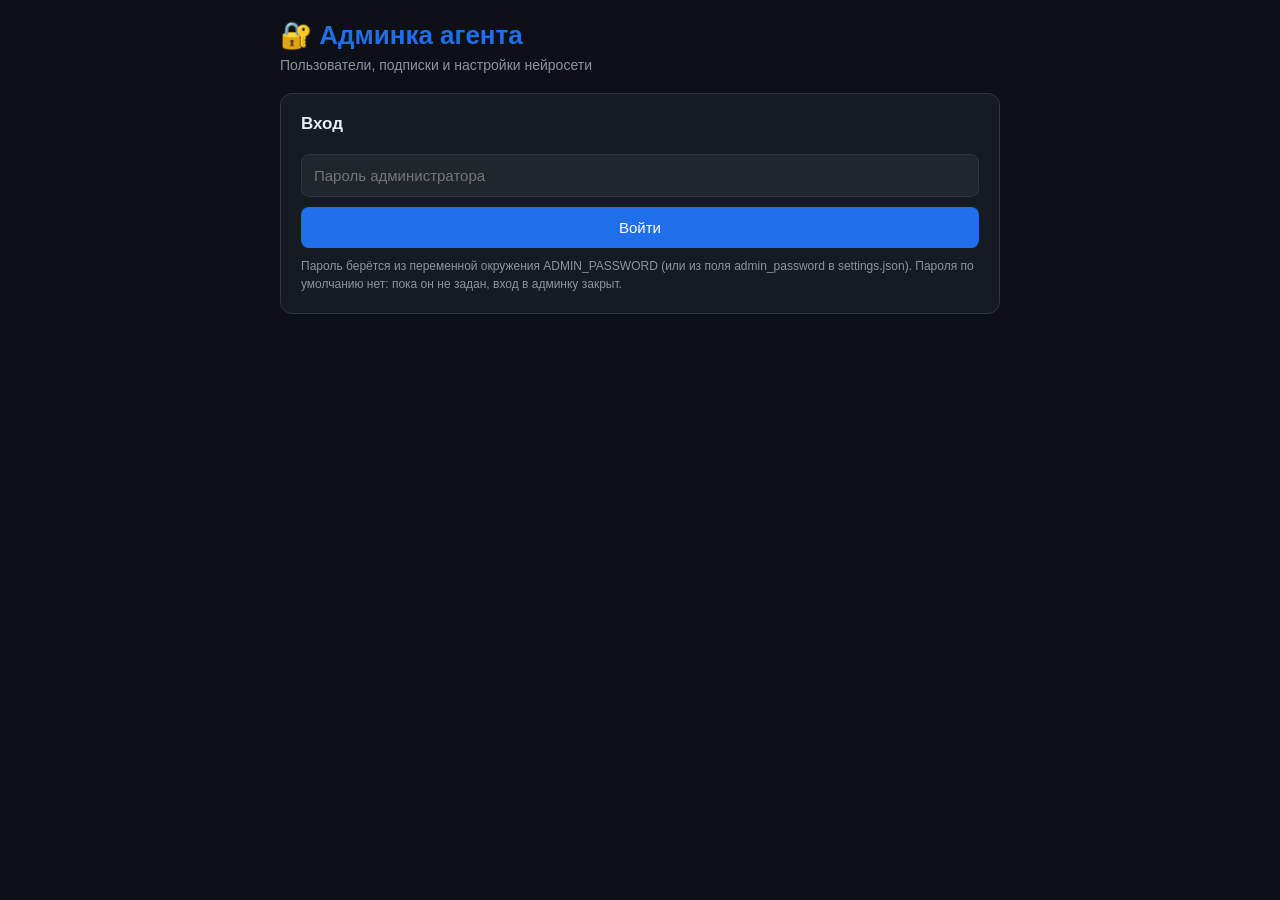
<file: admin_panel.html>
<!DOCTYPE html>
<html lang="ru">
<head>
<meta charset="UTF-8">
<meta name="viewport" content="width=device-width, initial-scale=1.0">
<title>🔐 Админка — OmniLAMo</title>
<style>
    :root {
        --bg:#0d1117; --panel:#161b22; --input:#21262d; --border:#30363d;
        --text:#e6edf3; --muted:#8b949e; --accent:#1f6feb;
        --green:#3fb950; --red:#da3633; --yellow:#d29922;
    }
    * { margin:0; padding:0; box-sizing:border-box;
        font-family:-apple-system, BlinkMacSystemFont, "Segoe UI", Roboto, sans-serif; }
    body { background:var(--bg); color:var(--text); padding:20px; max-width:760px; margin:0 auto; }
    h1 { color:var(--accent); margin-bottom:6px; font-size:26px; }
    .subtitle { color:var(--muted); margin-bottom:20px; font-size:14px; }
    .card { background:var(--panel); border-radius:12px; padding:20px; margin-bottom:15px; border:1px solid var(--border); }
    .card h3 { margin-bottom:15px; font-size:17px; }
    button { background:var(--accent); color:#fff; border:none; padding:12px 20px; border-radius:8px;
             cursor:pointer; font-size:15px; margin:5px 0; width:100%; }
    button:hover { filter:brightness(1.15); }
    button:active { transform:scale(0.99); }
    button.secondary { background:var(--input); }
    button.danger { background:var(--red); }
    button.green { background:var(--green); color:#08130a; font-weight:600; }
    input, select, textarea { background:var(--input); border:1px solid var(--border); padding:12px;
        border-radius:8px; color:#fff; width:100%; margin:5px 0; font-size:15px; }
    input:focus, select:focus, textarea:focus { outline:none; border-color:var(--accent); }
    label { display:block; font-size:13px; color:var(--muted); margin-top:10px; }
    .hint { font-size:12px; color:var(--muted); margin-top:4px; line-height:1.5; }
    .row { display:grid; grid-template-columns:1fr 1fr; gap:10px; }
    .stat-grid { display:grid; grid-template-columns:repeat(4, 1fr); gap:10px; }
    .stat-item { background:var(--input); padding:15px; border-radius:8px; text-align:center; }
    .stat-value { font-size:26px; font-weight:700; color:var(--accent); }
    .stat-label { font-size:12px; color:var(--muted); margin-top:5px; }
    .user-item { background:var(--input); padding:12px; border-radius:8px; margin-bottom:8px; font-size:14px;
                 display:flex; justify-content:space-between; align-items:center; gap:10px; }
    .badge { padding:4px 8px; border-radius:4px; font-size:12px; background:#333; white-space:nowrap; }
    .badge.paid { background:var(--green); color:#08130a; }
    .hidden { display:none; }
    .msg { padding:10px 14px; border-radius:8px; margin:10px 0; font-size:14px; }
    .msg.error { background:rgba(218,54,51,.15); color:#ff9b98; border:1px solid var(--red); }
    .msg.ok { background:rgba(63,185,80,.15); color:#8ff09a; border:1px solid var(--green); }
    @media (max-width:560px) {
        .stat-grid { grid-template-columns:1fr 1fr; }
        .row { grid-template-columns:1fr; }
    }
</style>
</head>
<body>
    <h1>🔐 Админка агента</h1>
    <p class="subtitle">Пользователи, подписки и настройки нейросети</p>

    <div id="loginScreen">
        <div class="card">
            <h3>Вход</h3>
            <input type="password" id="passwordInput" placeholder="Пароль администратора">
            <button onclick="login()">Войти</button>
            <div class="hint">Пароль берётся из переменной окружения <code>ADMIN_PASSWORD</code> (или из поля <code>admin_password</code> в settings.json). Пароля по умолчанию нет: пока он не задан, вход в админку закрыт.</div>
            <div class="msg error hidden" id="loginError">Неверный пароль</div>
        </div>
    </div>

    <div id="mainPanel" class="hidden">
        <div class="card">
            <h3>📊 Статистика</h3>
            <div class="stat-grid">
                <div class="stat-item"><div class="stat-value" id="statUsers">0</div><div class="stat-label">Всего юзеров</div></div>
                <div class="stat-item"><div class="stat-value" id="statPaid">0</div><div class="stat-label">Платных</div></div>
                <div class="stat-item"><div class="stat-value" id="statMessages">0</div><div class="stat-label">Сообщений</div></div>
                <div class="stat-item"><div class="stat-value" id="statRevenue">0 ₽</div><div class="stat-label">Доход</div></div>
            </div>
            <button class="secondary" onclick="refreshStats()">🔄 Обновить</button>
        </div>

        <div class="card">
            <h3>🧠 Нейросеть: путь и API</h3>
            <div id="settingsMsg"></div>

            <label for="baseUrl">Путь (Base URL)</label>
            <input type="text" id="baseUrl" placeholder="https://api.groq.com/openai/v1">
            <div class="hint">
                Любой OpenAI-совместимый адрес. Сервер сам допишет <code>/chat/completions</code>.<br>
                Примеры: <code>https://api.groq.com/openai/v1</code> · <code>https://api.openai.com/v1</code> ·
                <code>https://openrouter.ai/api/v1</code> · <code>http://127.0.0.1:1234/v1</code>
            </div>

            <label for="apiKey">API-ключ</label>
            <input type="password" id="apiKey" placeholder="Оставь пустым, чтобы не менять">
            <div class="hint" id="apiKeyHint">Текущий: —</div>

            <label for="model">Модель</label>
            <input type="text" id="model" placeholder="llama-3.3-70b-versatile">

            <h4 style="margin:18px 0 6px">🛟 Резервный провайдер (необязательно)</h4>
            <div class="hint">
                Если у основного кончится суточная квота (429/402) или он не ответит,
                сервер сам переключится на резерв и вернётся к основному на следующий день.
                Пустые поля означают «резерва нет».
            </div>
            <div id="fallbackStatus" class="hint"></div>

            <label for="fallbackBaseUrl">Резервный путь (Base URL)</label>
            <input type="text" id="fallbackBaseUrl" placeholder="https://openrouter.ai/api/v1">

            <label for="fallbackApiKey">Резервный API-ключ</label>
            <input type="password" id="fallbackApiKey" placeholder="Оставь пустым, чтобы не менять">
            <div class="hint" id="fallbackApiKeyHint">Текущий: —</div>

            <label for="fallbackModel">Резервная модель</label>
            <input type="text" id="fallbackModel" placeholder="meta-llama/llama-3.3-70b-instruct:free">

            <div class="row">
                <div>
                    <label for="temperature">Температура</label>
                    <input type="number" id="temperature" step="0.1" min="0" max="2">
                </div>
                <div>
                    <label for="maxTokens">Максимум токенов</label>
                    <input type="number" id="maxTokens" min="16" max="8000">
                </div>
            </div>

            <label for="systemPrompt">Системная инструкция</label>
            <textarea id="systemPrompt" rows="3"></textarea>

            <div class="hint" id="settingsFileHint"></div>
            <button class="green" onclick="saveSettings()">💾 Сохранить настройки</button>
            <button class="secondary" onclick="testSettings()">🧪 Проверить связь</button>
            <button class="secondary" onclick="loadSettings()">↩️ Сбросить изменения</button>
        </div>

        <div class="card">
            <h3>🎁 Выдать подписку</h3>
            <input type="text" id="userKeyInput" placeholder="API-ключ пользователя">
            <button onclick="giveSubscription()">Выдать</button>
            <div class="msg hidden" id="giveMsg"></div>
        </div>

        <div class="card">
            <h3>👥 Пользователи</h3>
            <input type="text" id="searchInput" placeholder="Поиск по имени..." oninput="renderUsers()">
            <button class="secondary" onclick="loadUsers()">🔄 Загрузить</button>
            <div id="userStatsBox" class="msg hidden"></div>
            <div id="userList"></div>
        </div>

        <button class="danger" onclick="logout()">🚪 Выйти</button>
    </div>

<script>
    // Адрес бэкенда определяется автоматически.
    // Если страница открыта тем же сервером (http://127.0.0.1:8000/admin или Render) —
    // запросы идут относительным путём. Если файл открыт напрямую с диска (file://)
    // или с другого порта — переключаемся на локальный сервер :8000,
    // иначе браузер ругается "Failed to fetch".
    const SERVER = (function () {
        if (location.protocol === "file:") return "http://127.0.0.1:8000";
        const localNames = ["localhost", "127.0.0.1", "[::1]"];
        if (localNames.includes(location.hostname) && location.port !== "8000") {
            return "http://127.0.0.1:8000";
        }
        return "";
    })();
    let ADMIN_PASSWORD = "";
    let allUsers = [];

    // ---------- ВХОД ----------
    function login() {
        const password = document.getElementById("passwordInput").value.trim();
        if (!password) return;
        ADMIN_PASSWORD = password;
        // Проверяем пароль реальным запросом, а не сравнением на клиенте
        fetch(`${SERVER}/admin_settings_data?admin_password=${encodeURIComponent(password)}`)
            .then(r => r.json())
            .then(data => {
                if (!data.success) throw new Error(data.error || "Неверный пароль");
                document.getElementById("loginScreen").classList.add("hidden");
                document.getElementById("mainPanel").classList.remove("hidden");
                applySettings(data.settings);
                refreshStats();
                loadUsers();
            })
            .catch(err => {
                ADMIN_PASSWORD = "";
                const box = document.getElementById("loginError");
                box.textContent = "❌ " + (err.message || "Неверный пароль");
                box.classList.remove("hidden");
                setTimeout(() => box.classList.add("hidden"), 2500);
            });
    }

    function logout() {
        ADMIN_PASSWORD = "";
        allUsers = [];
        document.getElementById("mainPanel").classList.add("hidden");
        document.getElementById("loginScreen").classList.remove("hidden");
        document.getElementById("passwordInput").value = "";
    }

    function note(text, isError) {
        const box = document.getElementById("settingsMsg");
        box.className = "msg " + (isError ? "error" : "ok");
        box.textContent = text;
    }

    // ---------- СТАТИСТИКА ----------
    function refreshStats() {
        fetch(`${SERVER}/admin_stats_data?admin_password=${encodeURIComponent(ADMIN_PASSWORD)}`)
            .then(r => r.json())
            .then(data => {
                if (!data.success) return;
                const s = data.stats;
                document.getElementById("statUsers").textContent = s.total_users;
                document.getElementById("statPaid").textContent = s.paid_users;
                document.getElementById("statMessages").textContent = s.total_messages;
                document.getElementById("statRevenue").textContent = s.revenue_rub + " ₽";
            })
            .catch(() => {});
    }

    // ---------- НАСТРОЙКИ ----------
    function applySettings(s) {
        document.getElementById("baseUrl").value = s.ai_base_url || "";
        document.getElementById("apiKey").value = "";
        document.getElementById("model").value = s.ai_model || "";
        document.getElementById("temperature").value = s.temperature;
        document.getElementById("maxTokens").value = s.max_tokens;
        document.getElementById("systemPrompt").value = s.system_prompt || "";
        document.getElementById("apiKeyHint").textContent =
            "Текущий: " + (s.ai_api_key_set ? s.ai_api_key_masked : "не задан") +
            " — пустое поле оставит его без изменений.";

        // Резервный провайдер
        document.getElementById("fallbackBaseUrl").value = s.ai_fallback_base_url || "";
        document.getElementById("fallbackApiKey").value = "";
        document.getElementById("fallbackModel").value = s.ai_fallback_model || "";
        document.getElementById("fallbackApiKeyHint").textContent =
            "Текущий: " + (s.ai_fallback_api_key_set ? s.ai_fallback_api_key_masked : "не задан") +
            " — пустое поле оставит его без изменений.";
        // Если резерв уже включился, админ должен видеть, что запросы идут не туда,
        // где он думает: иначе «почему отвечает другая модель» остаётся загадкой.
        document.getElementById("fallbackStatus").textContent = s.ai_fallback_active
            ? "⚠️ Сейчас работаем на резервном провайдере (основной исчерпал квоту). Вернёмся к основному на следующий день."
            : (s.ai_fallback_base_url ? "Резерв настроен и ждёт." : "Резерв не настроен.");

        document.getElementById("settingsFileHint").textContent = "Файл настроек: " + s.settings_file;
    }

    function loadSettings() {
        fetch(`${SERVER}/admin_settings_data?admin_password=${encodeURIComponent(ADMIN_PASSWORD)}`)
            .then(r => r.json())
            .then(data => {
                if (data.success) { applySettings(data.settings); note("Поля сброшены к сохранённым значениям", false); }
                else note(data.error || "Ошибка", true);
            })
            .catch(() => note("Сервер недоступен", true));
    }

    function saveSettings() {
        const patch = {
            ai_base_url: document.getElementById("baseUrl").value.trim(),
            ai_api_key: document.getElementById("apiKey").value.trim(),
            ai_model: document.getElementById("model").value.trim(),
            ai_fallback_base_url: document.getElementById("fallbackBaseUrl").value.trim(),
            ai_fallback_api_key: document.getElementById("fallbackApiKey").value.trim(),
            ai_fallback_model: document.getElementById("fallbackModel").value.trim(),
            temperature: document.getElementById("temperature").value,
            max_tokens: document.getElementById("maxTokens").value,
            system_prompt: document.getElementById("systemPrompt").value.trim()
        };
        fetch(`${SERVER}/admin_settings_save`, {
            method: "POST",
            headers: { "Content-Type": "application/json" },
            body: JSON.stringify({ admin_password: ADMIN_PASSWORD, patch })
        })
            .then(r => r.json())
            .then(data => {
                if (data.success) { applySettings(data.settings); note("✅ Настройки сохранены", false); }
                else note("❌ " + (data.error || "Ошибка сохранения"), true);
            })
            .catch(() => note("❌ Сервер недоступен", true));
    }

    function testSettings() {
        note("Проверяю связь...", false);
        fetch(`${SERVER}/admin_settings_test`, {
            method: "POST",
            headers: { "Content-Type": "application/json" },
            body: JSON.stringify({ admin_password: ADMIN_PASSWORD })
        })
            .then(r => r.json())
            .then(data => {
                if (data.success) {
                    // Пишем, кто именно ответил: иначе непонятно, почему «отвечает
                    // другая модель» — это резерв подхватил, пока основной без квоты.
                    note("✅ Ответил " + (data.provider || "провайдер") +
                         " (" + (data.model || "модель не указана") + "): " +
                         (data.answer || "(пусто)"), false);
                } else note("❌ " + (data.error || "Нет ответа"), true);
            })
            .catch(() => note("❌ Сервер недоступен", true));
    }

    // ---------- ПОДПИСКА ----------
    function giveSubscription() {
        const api_key = document.getElementById("userKeyInput").value.trim();
        const box = document.getElementById("giveMsg");
        if (!api_key) {
            box.className = "msg error";
            box.textContent = "❌ Введи API-ключ";
            return;
        }
        fetch(`${SERVER}/admin_give_sub_data`, {
            method: "POST",
            headers: { "Content-Type": "application/json" },
            body: JSON.stringify({ admin_password: ADMIN_PASSWORD, api_key, days: 30 })
        })
            .then(r => r.json())
            .then(data => {
                box.className = "msg " + (data.success ? "ok" : "error");
                box.textContent = data.success ? "✅ Подписка выдана" : "❌ " + (data.error || "Ошибка");
                if (data.success) {
                    document.getElementById("userKeyInput").value = "";
                    refreshStats();
                    loadUsers();
                }
            })
            .catch(() => {
                box.className = "msg error";
                box.textContent = "❌ Сервер недоступен";
            });
    }

    // ---------- ПОЛЬЗОВАТЕЛИ ----------
    function loadUsers() {
        fetch(`${SERVER}/admin_users_data?admin_password=${encodeURIComponent(ADMIN_PASSWORD)}`)
            .then(r => r.json())
            .then(data => {
                if (data.success) { allUsers = data.users || []; renderUsers(); }
            })
            .catch(() => {});
    }

    function renderUsers() {
        const query = document.getElementById("searchInput").value.trim().toLowerCase();
        const list = query ? allUsers.filter(u => (u.name || "").toLowerCase().includes(query)) : allUsers;
        const box = document.getElementById("userList");
        if (!list.length) {
            box.innerHTML = "<p style='color:var(--muted);padding:10px 0'>Никого не найдено</p>";
            return;
        }
        // Ключ уходит в onclick строкой: он hex из uuid, но всё равно кодируем,
        // чтобы значение не могло разорвать атрибут.
        box.innerHTML = list.map(u => {
            const paid = u.tariff && u.tariff !== "free";
            const key = encodeURIComponent(u.api_key || "");
            return `<div class="user-item">
                <div>
                    <b>${escapeHtml(u.name || "—")}</b><br>
                    <small style="color:var(--muted)">${escapeHtml(u.api_key || "")}</small>
                </div>
                <div style="display:flex;flex-direction:column;gap:6px;align-items:stretch;min-width:140px">
                    <span class="badge ${paid ? "paid" : ""}" style="text-align:center">${escapeHtml(u.tariff || "free")}</span>
                    <button class="secondary" style="margin:0;padding:8px 10px;font-size:13px" onclick="showUserStats(decodeURIComponent('${key}'))">📊 Статистика</button>
                    <button class="danger" style="margin:0;padding:8px 10px;font-size:13px" onclick="deleteUser(decodeURIComponent('${key}'), '${escapeHtml((u.name || "").replace(/'/g, ""))}')">🗑 Удалить</button>
                </div>
            </div>`;
        }).join("");
    }

    // ---------- АККАУНТ: СТАТИСТИКА, ПАРОЛЬ И УДАЛЕНИЕ ----------
    let currentUserKey = "";

    function showUserStats(apiKey) {
        const box = document.getElementById("userStatsBox");
        currentUserKey = apiKey;
        box.className = "msg";
        box.textContent = "Загружаю...";
        box.classList.remove("hidden");
        box.style.whiteSpace = "pre-wrap";
        fetch(`${SERVER}/admin_user_stats?admin_password=${encodeURIComponent(ADMIN_PASSWORD)}&api_key=${encodeURIComponent(apiKey)}`)
            .then(r => r.json())
            .then(data => {
                if (!data.success) {
                    box.className = "msg error";
                    box.textContent = "❌ " + (data.error || "Ошибка");
                    return;
                }
                box.className = "msg ok";
                // Всё содержимое аккаунта — текстом: имена, сообщения и логины
                // приходят из базы, и вставлять из них разметку нельзя.
                box.textContent = formatUserDetails(data.stats);
                renderPasswordReset(box, data.stats);
            })
            .catch(() => {
                box.className = "msg error";
                box.textContent = "❌ Сервер недоступен";
            });
    }

    // Разделы с данными: заголовок и строки. Пустые разделы не печатаем —
    // иначе в ответе на «кто это?» половина строк была бы прочерками.
    function section(title, rows) {
        if (!rows || !rows.length) return "";
        return `\n\n${title}:\n` + rows.map(r => "  • " + r).join("\n");
    }

    function formatUserDetails(s) {
        const messages = s.messages_list || [];
        const chat = s.chat_log || [];
        const tasks = s.tasks_list || [];
        const sites = s.sites_list || [];

        let text =
            `👤 ${s.name || "—"}\n` +
            `🔑 ${s.api_key || "—"}\n` +
            `Тариф: ${s.tariff || "free"}\n` +
            `Создан: ${s.created_at || "—"}\n` +
            `Пароль: ${s.has_password ? "задан" : "не задан"}\n` +
            `Сообщений: ${s.messages || 0}\n` +
            `Заданий: ${s.tasks || 0}\n` +
            `Сохранённых сайтов: ${s.sites || 0}\n` +
            `Реплик в журнале (в памяти): ${s.chat_log_entries || 0}`;

        text += section("Сообщения в очереди", messages.map(m => {
            const who = m.role === "assistant" || m.role === "ai" ? "агент" : "человек";
            return `[${who}] ${(m.text || "").slice(0, 300)}`;
        }));

        text += section("Переписка (журнал в памяти)", chat.map(m => {
            const who = (m.role === "assistant" || m.role === "ai") ? "агент" : "человек";
            return `[${who}] ${(m.text || m.message || "").slice(0, 300)}`;
        }));

        text += section("Задания", tasks.map(t =>
            t.when ? `${(t.task || "").slice(0, 200)} — ${t.when}` : (t.task || "").slice(0, 200)));

        text += section("Сайты (логин)", sites.map(x =>
            `${x.site || "—"}: ${x.login || "—"}`));

        // Пароли сайтов в админку не выгружаются: они лежат зашифрованными, и
        // для разбора обращения достаточно видеть, где у человека есть учётка.
        if (sites.length) text += "\n\nПароли сайтов не показываются: в базе они зашифрованы.";

        return text;
    }

    // Сброс пароля: отдельным блоком, потому что пароль нельзя показать —
    // в базе только свёртка, поэтому админ задаёт новый, а не «напоминает» старый.
    function renderPasswordReset(box, s) {
        const wrap = document.createElement("div");
        wrap.style.whiteSpace = "normal";
        wrap.style.marginTop = "10px";
        wrap.style.paddingTop = "10px";
        wrap.style.borderTop = "1px solid var(--border)";

        const label = document.createElement("div");
        label.className = "hint";
        label.textContent = s.password_note ||
            "Задать пользователю новый пароль вместо забытого.";

        const input = document.createElement("input");
        input.type = "text";
        input.placeholder = "Новый пароль (минимум 4 символа)";
        input.id = "newPasswordInput";

        const btn = document.createElement("button");
        btn.className = "secondary";
        btn.style.cssText = "margin:0;padding:8px 10px;font-size:13px";
        btn.textContent = "🔑 Задать новый пароль";
        btn.onclick = () => setUserPassword(s.api_key, input);

        wrap.appendChild(label);
        wrap.appendChild(input);
        wrap.appendChild(btn);
        box.appendChild(wrap);
    }

    function setUserPassword(apiKey, input) {
        const newPassword = (input.value || "").trim();
        if (newPassword.length < 4) {
            alert("Пароль должен быть не короче 4 символов");
            return;
        }
        if (!confirm("Задать новый пароль?\n\nСтарый пароль после этого работать перестанет.")) return;
        fetch(`${SERVER}/admin_set_password`, {
            method: "POST",
            headers: { "Content-Type": "application/json" },
            body: JSON.stringify({
                admin_password: ADMIN_PASSWORD,
                api_key: apiKey,
                new_password: newPassword
            })
        })
            .then(r => r.json())
            .then(data => {
                if (data.success) {
                    input.value = "";
                    alert("✅ Новый пароль задан");
                } else {
                    alert("❌ " + (data.error || "Не удалось задать пароль"));
                }
            })
            .catch(() => alert("❌ Сервер недоступен"));
    }

    function deleteUser(apiKey, name) {
        // Двойное подтверждение: удаление необратимо и уносит задания,
        // сохранённые пароли сайтов и историю сообщений.
        if (!confirm(`Удалить аккаунт «${name}» со всеми данными?\n\nЗадания, сохранённые пароли сайтов и сообщения тоже удалятся.`)) return;
        if (!confirm("Точно удалить? Отменить это будет нельзя.")) return;
        const box = document.getElementById("userStatsBox");
        fetch(`${SERVER}/admin_delete_user`, {
            method: "POST",
            headers: { "Content-Type": "application/json" },
            body: JSON.stringify({ admin_password: ADMIN_PASSWORD, api_key: apiKey })
        })
            .then(r => r.json())
            .then(data => {
                box.className = "msg " + (data.success ? "ok" : "error");
                box.style.whiteSpace = "pre-wrap";
                if (data.success) {
                    const r = data.removed || {};
                    box.textContent = `✅ Аккаунт «${name}» удалён.\n` +
                        `Удалено записей: пользователь ${r.users || 0}, ` +
                        `сайты ${(r.credentials || 0) + (r.credentials_local || 0)}, ` +
                        `сообщения ${r.message_queue || 0}, ` +
                        `задания ${(r.tasks || 0) + (r.tasks_local || 0)}.`;
                    refreshStats();
                    loadUsers();
                } else {
                    box.textContent = "❌ " + (data.error || "Ошибка удаления");
                }
            })
            .catch(() => {
                box.className = "msg error";
                box.textContent = "❌ Сервер недоступен";
            });
    }

    // Экранирование имён и ключей: они приходят из базы и попадают в innerHTML.
    // Сущности записаны через \u0026, иначе сам файл при сохранении превратил бы их обратно в символы.
    function escapeHtml(s) {
        const map = {
            "&": "\u0026amp;",
            "<": "\u0026lt;",
            ">": "\u0026gt;",
            '"': "\u0026quot;",
            "'": "\u0026#39;"
        };
        return String(s).replace(/[&<>"']/g, c => map[c]);
    }

    document.getElementById("passwordInput").addEventListener("keypress", e => {
        if (e.key === "Enter") login();
    });
</script>
</body>
</html>
</file>
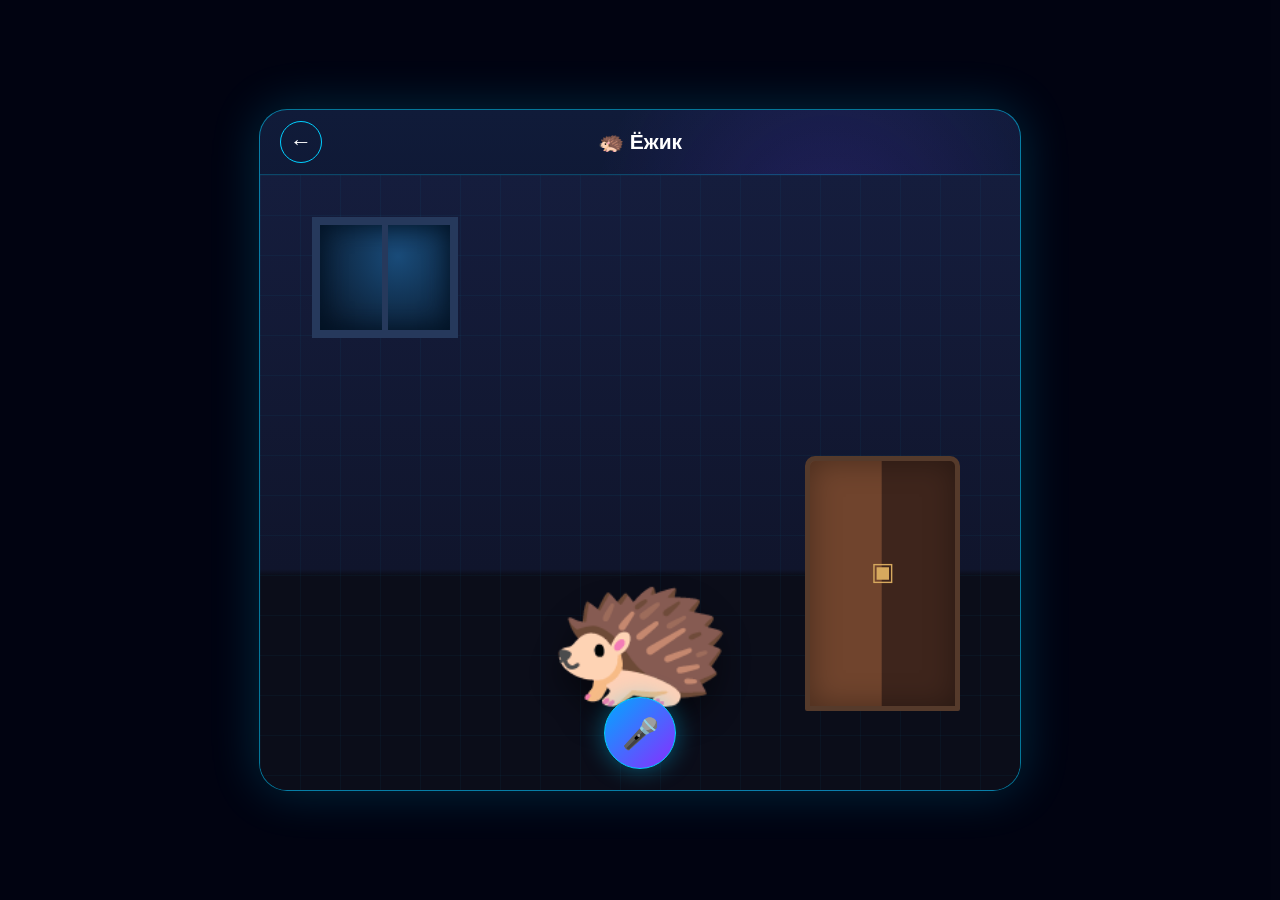
<file: hedgehog.html>
<!DOCTYPE html>
<html lang="ru">
<head>
    <meta charset="UTF-8">
    <meta name="viewport" content="width=device-width, initial-scale=1.0">
    <title>Ёжик — OmniLAMo</title>
    <link rel="stylesheet" href="/hedgehog.css">
</head>
<body class="hedgehog-page">
    <main id="hedgehog-room" class="open" aria-label="Комната виртуального ёжика">
        <section class="hedgehog-card">
            <header class="hedgehog-topbar">
                <button id="hedgehog-back" type="button" aria-label="Вернуться в OmniLAMo">←</button>
                <div class="hedgehog-name">🦔 Ёжик</div>
                <div class="hedgehog-topbar-spacer" aria-hidden="true"></div>
            </header>

            <div class="hedgehog-scene">
                <div class="hedgehog-window" aria-hidden="true"></div>
                <div class="hedgehog-cabinet" aria-hidden="true"></div>
                <div id="hedgehog-root" aria-hidden="true">🥕</div>
                <div id="hedgehog-character" aria-label="Виртуальный ёжик">🦔</div>

                <button id="hedgehog-mic" type="button" aria-label="Говорить с ёжиком">🎤</button>
            </div>
        </section>
    </main>

    <script src="/hedgehog.js"></script>
</body>
</html>
</file>
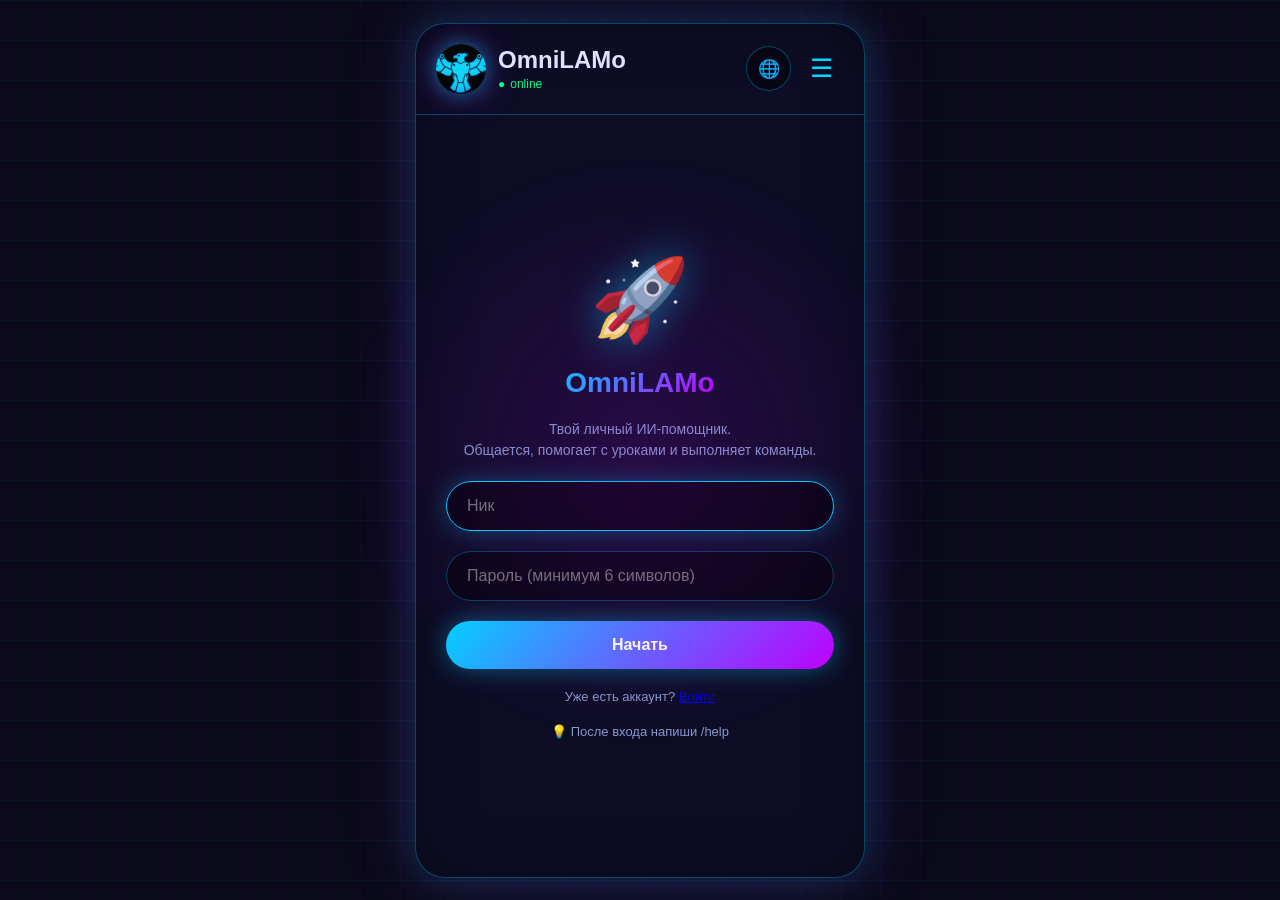
<file: tasks.html>
<!DOCTYPE html>
<html lang="ru">
<head>
    <meta charset="UTF-8">
    <meta name="viewport" content="width=device-width, initial-scale=1.0, maximum-scale=1.0, user-scalable=no">
    <title>Мои задания — OmniLAMo</title>
    <style>
        :root {
            --bg: #0a0a1a;
            --neon-blue: #00d4ff;
            --neon-purple: #bf00ff;
            --neon-pink: #ff00e5;
            --neon-green: #00ff88;
            --neon-red: #ff0044;
            --glass: rgba(15, 15, 40, 0.85);
            --glass-border: rgba(0, 212, 255, 0.3);
            --text: #e0e0ff;
            --muted: #8899cc;
        }

        * { margin:0; padding:0; box-sizing:border-box; font-family:'Segoe UI','Arial',sans-serif; -webkit-tap-highlight-color:transparent; }

        body {
            background: var(--bg);
            color: var(--text);
            height: 100vh;
            display: flex;
            justify-content: center;
            align-items: center;
            overflow: hidden;
            position: relative;
        }

        body::before {
            content:'';
            position:absolute;
            top:0; left:0;
            width:100%; height:100%;
            background-image:
                linear-gradient(rgba(0,212,255,0.05) 1px, transparent 1px),
                linear-gradient(90deg, rgba(191,0,255,0.05) 1px, transparent 1px);
            background-size:40px 40px;
            animation:gridMove 3s linear infinite;
            pointer-events:none;
        }
        @keyframes gridMove {
            0% { transform:translate(0,0); }
            100% { transform:translate(40px,40px); }
        }

        body::after {
            content:'';
            position:absolute;
            top:50%; left:50%;
            transform:translate(-50%,-50%);
            width:600px; height:600px;
            background:radial-gradient(circle, rgba(191,0,255,0.15), transparent 70%);
            pointer-events:none;
            animation:glowPulse 3s ease-in-out infinite;
        }
        @keyframes glowPulse {
            0%,100% { opacity:0.5; }
            50% { opacity:1; }
        }

        .app {
            width:100%;
            max-width:450px;
            height:95vh;
            background:var(--glass);
            display:flex;
            flex-direction:column;
            position:relative;
            border-radius:30px;
            border:1px solid var(--glass-border);
            box-shadow:
                0 0 40px rgba(0,212,255,0.2),
                0 0 80px rgba(191,0,255,0.15),
                inset 0 0 60px rgba(0,0,0,0.3);
            backdrop-filter:blur(10px);
            overflow:hidden;
        }

        .header {
            padding:18px 20px;
            display:flex;
            align-items:center;
            gap:12px;
            border-bottom:1px solid var(--glass-border);
            z-index:10;
        }
        .back-btn {
            background:rgba(0,0,0,0.4);
            border:1px solid var(--glass-border);
            color:var(--neon-blue);
            border-radius:50%;
            width:42px; height:42px;
            font-size:20px;
            cursor:pointer;
            display:flex;
            align-items:center;
            justify-content:center;
            transition:all 0.3s;
            text-decoration:none;
        }
        .back-btn:hover {
            background:rgba(0,212,255,0.1);
            box-shadow:0 0 20px rgba(0,212,255,0.3);
        }
        .header h1 { font-size:20px; font-weight:700; flex:1; }
        .count-badge {
            background:linear-gradient(135deg, var(--neon-blue), var(--neon-purple));
            border-radius:20px;
            padding:4px 14px;
            font-size:13px;
            font-weight:700;
            color:white;
        }

        .content {
            flex:1;
            overflow-y:auto;
            padding:16px;
            display:flex;
            flex-direction:column;
            gap:12px;
        }

        /* КНОПКА ДОБАВИТЬ */
        .add-bar { padding:14px 16px; border-top:1px solid var(--glass-border); }
        .add-open-btn {
            width:100%;
            background:linear-gradient(135deg, var(--neon-blue), var(--neon-purple));
            color:white;
            border:none;
            border-radius:25px;
            padding:15px;
            font-size:15px;
            font-weight:700;
            cursor:pointer;
            box-shadow:0 0 20px rgba(0,212,255,0.4);
            transition:all 0.3s;
        }
        .add-open-btn:hover { transform:translateY(-2px); box-shadow:0 0 35px rgba(191,0,255,0.5); }
        .add-open-btn:active { transform:scale(0.98); }

        /* МОДАЛКА НОВОГО ЗАДАНИЯ */
        .modal-overlay {
            position:absolute;
            top:0; left:0;
            width:100%; height:100%;
            background:rgba(0,0,0,0.7);
            backdrop-filter:blur(4px);
            display:none;
            align-items:flex-end;
            z-index:40;
        }
        .modal-overlay.active { display:flex; }
        .modal {
            width:100%;
            max-height:92%;
            overflow-y:auto;
            background:rgba(12,12,32,0.98);
            border-top:1px solid var(--glass-border);
            border-radius:28px 28px 0 0;
            padding:22px 18px;
            display:flex;
            flex-direction:column;
            gap:10px;
            animation:sheetIn 0.3s ease;
            box-shadow:0 -10px 50px rgba(0,212,255,0.18);
        }
        @keyframes sheetIn {
            from { transform:translateY(40px); opacity:0; }
            to { transform:translateY(0); opacity:1; }
        }
        .modal h3 { font-size:18px; font-weight:700; margin-bottom:4px; }
        .modal label {
            font-size:12px;
            color:var(--muted);
            margin-top:6px;
            text-transform:uppercase;
            letter-spacing:0.5px;
        }
        .modal textarea, .modal input[type=date] {
            background:rgba(0,0,0,0.5);
            border:1px solid var(--glass-border);
            border-radius:16px;
            padding:12px 15px;
            color:var(--text);
            font-size:15px;
            outline:none;
            font-family:inherit;
            transition:all 0.3s;
        }
        .modal textarea { resize:none; }
        .modal textarea:focus, .modal input:focus {
            border-color:var(--neon-blue);
            box-shadow:0 0 20px rgba(0,212,255,0.25);
        }
        .seg { display:flex; gap:8px; }
        .seg-btn {
            flex:1;
            background:rgba(0,0,0,0.4);
            border:1px solid var(--glass-border);
            border-radius:16px;
            padding:11px 4px;
            color:var(--muted);
            font-size:13px;
            font-weight:600;
            cursor:pointer;
            transition:all 0.3s;
        }
        .seg-btn.active {
            background:linear-gradient(135deg, var(--neon-blue), var(--neon-purple));
            color:white;
            border-color:transparent;
            box-shadow:0 0 18px rgba(0,212,255,0.35);
        }
        .time-row { display:flex; gap:8px; align-items:center; }
        .time-sep { font-size:18px; font-weight:700; color:var(--neon-blue); }
        .time-row select, .date-row input {
            flex:1;
            min-width:0;
            background:rgba(0,0,0,0.5);
            border:1px solid var(--glass-border);
            border-radius:16px;
            padding:12px 8px;
            color:var(--text);
            font-size:15px;
            outline:none;
            text-align:center;
            cursor:pointer;
            appearance:none;
        }
        .time-row select:focus, .date-row input:focus { border-color:var(--neon-blue); }
        .sched-part.hidden { display:none; }
        .date-row { display:flex; gap:8px; }
        .preview {
            font-size:13px;
            color:var(--neon-green);
            background:rgba(0,255,136,0.08);
            border:1px solid rgba(0,255,136,0.25);
            border-radius:14px;
            padding:10px 14px;
            margin-top:4px;
        }
        .preview:empty { display:none; }
        .modal-actions { display:flex; gap:10px; margin-top:10px; }
        .modal-btn {
            flex:1;
            border-radius:22px;
            padding:14px;
            font-size:15px;
            font-weight:700;
            cursor:pointer;
            border:none;
            transition:all 0.3s;
        }
        .modal-btn.cancel {
            background:rgba(0,0,0,0.5);
            border:1px solid var(--glass-border);
            color:var(--muted);
        }
        .modal-btn.save {
            background:linear-gradient(135deg, var(--neon-blue), var(--neon-purple));
            color:white;
            box-shadow:0 0 22px rgba(0,212,255,0.4);
        }
        .modal-btn.save:hover { box-shadow:0 0 35px rgba(191,0,255,0.5); }
        .modal-btn:active { transform:scale(0.97); }

        .task-card {
            background:rgba(0,0,0,0.4);
            border:1px solid rgba(0,212,255,0.15);
            border-radius:18px;
            padding:14px 16px;
            display:flex;
            align-items:flex-start;
            gap:12px;
            transition:all 0.3s;
            animation:taskIn 0.3s ease;
        }
        @keyframes taskIn {
            from { opacity:0; transform:translateY(10px); }
            to { opacity:1; transform:translateY(0); }
        }
        .task-card:hover {
            border-color:var(--neon-blue);
            box-shadow:0 0 20px rgba(0,212,255,0.15);
        }
        .task-card.done {
            opacity:0.55;
            border-color:rgba(0,255,136,0.3);
        }
        .task-check {
            width:26px; height:26px;
            border-radius:50%;
            border:2px solid var(--neon-blue);
            background:transparent;
            cursor:pointer;
            flex-shrink:0;
            display:flex;
            align-items:center;
            justify-content:center;
            color:transparent;
            font-size:14px;
            font-weight:900;
            transition:all 0.3s;
            margin-top:2px;
        }
        .task-check:hover { box-shadow:0 0 15px rgba(0,212,255,0.4); }
        .task-card.done .task-check {
            background:var(--neon-green);
            border-color:var(--neon-green);
            color:#06301a;
        }
        .task-body { flex:1; min-width:0; }
        .task-text {
            font-size:15px;
            line-height:1.4;
            word-wrap:break-word;
        }
        .task-card.done .task-text { text-decoration:line-through; }
        .task-time {
            font-size:11px;
            color:var(--muted);
            margin-top:5px;
            display:block;
        }
        .task-del {
            background:none;
            border:none;
            color:var(--muted);
            font-size:18px;
            cursor:pointer;
            flex-shrink:0;
            transition:all 0.3s;
            padding:4px;
        }
        .task-del:hover { color:var(--neon-red); transform:scale(1.15); }

        .empty {
            text-align:center;
            color:var(--muted);
            padding:60px 20px;
            font-size:15px;
            line-height:1.6;
        }
        .empty .icon { font-size:50px; display:block; margin-bottom:12px; }

        .toast {
            position:absolute;
            bottom:90px;
            left:50%;
            transform:translateX(-50%);
            background:rgba(0,0,0,0.85);
            border:1px solid var(--glass-border);
            border-radius:20px;
            padding:10px 20px;
            font-size:14px;
            z-index:50;
            animation:msgIn 0.3s ease;
            white-space:nowrap;
        }
        @keyframes msgIn {
            from { opacity:0; transform:translate(-50%, 15px); }
            to { opacity:1; transform:translate(-50%, 0); }
        }
    </style>
</head>
<body>
    <div class="app">
        <div class="header">
            <a href="index.html" class="back-btn">←</a>
            <h1 data-i18n="title">📋 Мои задания</h1>
            <span class="count-badge" id="countBadge">0</span>
        </div>

        <div class="content" id="taskList">
            <div class="empty"><span class="icon">🗒️</span><span data-i18n="loading">Загрузка заданий...</span></div>
        </div>

        <div class="add-bar">
            <button class="add-open-btn" onclick="openTaskModal()" data-i18n="addTask">＋ Добавить задание</button>
        </div>

        <!-- МОДАЛКА НОВОГО ЗАДАНИЯ -->
        <div class="modal-overlay" id="taskModalOverlay">
            <div class="modal">
                <h3 data-i18n="newTask">➕ Новое задание</h3>

                <label data-i18n="taskLabel">Само задание</label>
                <textarea id="taskText" rows="3" placeholder="Например: сделать домашку по математике" data-i18n-ph="taskPlaceholder"></textarea>

                <label data-i18n="whenLabel">Когда выполнить?</label>
                <div class="seg">
                    <button class="seg-btn" data-mode="daily" onclick="setMode('daily')" data-i18n="modeDaily">📆 Ежедневно</button>
                    <button class="seg-btn" data-mode="weekly" onclick="setMode('weekly')" data-i18n="modeWeekly">🗓️ Еженедельно</button>
                    <button class="seg-btn active" data-mode="once" onclick="setMode('once')" data-i18n="modeOnce">1️⃣ Один раз</button>
                </div>

                <div class="sched-part" id="weekPart">
                    <label data-i18n="weekDayLabel">День недели</label>
                    <div class="time-row">
                        <select id="weekDay">
                            <option value="1" data-i18n="wd1">Понедельник</option>
                            <option value="2" data-i18n="wd2">Вторник</option>
                            <option value="3" data-i18n="wd3">Среда</option>
                            <option value="4" data-i18n="wd4">Четверг</option>
                            <option value="5" data-i18n="wd5">Пятница</option>
                            <option value="6" data-i18n="wd6">Суббота</option>
                            <option value="0" data-i18n="wd0">Воскресенье</option>
                        </select>
                    </div>
                </div>

                <div class="sched-part" id="datePart">
                    <label data-i18n="dateLabel">Дата</label>
                    <div class="date-row">
                        <input type="number" id="dayInput" min="1" max="31" placeholder="ДД" data-i18n-ph="phDay">
                        <input type="number" id="monthInput" min="1" max="12" placeholder="ММ" data-i18n-ph="phMonth">
                        <input type="number" id="yearInput" min="2025" max="2100" placeholder="ГГГГ" data-i18n-ph="phYear">
                    </div>
                </div>

                <div class="sched-part" id="timePart">
                    <label data-i18n="timeLabel">Время</label>
                    <div class="time-row">
                        <select id="hourInput"></select>
                        <span class="time-sep">:</span>
                        <select id="minuteInput"></select>
                        <span class="time-sep">:</span>
                        <select id="secondInput"></select>
                    </div>
                </div>

                <div class="preview" id="schedulePreview"></div>

                <div class="modal-actions">
                    <button class="modal-btn cancel" onclick="closeTaskModal()" data-i18n="cancel">Отмена</button>
                    <button class="modal-btn save" onclick="saveTask()" data-i18n="save">Сохранить</button>
                </div>
            </div>
        </div>
    </div>

    <script>
        // Адрес сервера: если страница открыта с него же (локально или на Render),
        // берём её origin — иначе после деплоя страница стучалась бы в localhost.
        const SERVER = (function () {
            if (location.protocol === "file:") return "http://127.0.0.1:8000";
            const localNames = ["localhost", "127.0.0.1", "[::1]"];
            if (localNames.indexOf(location.hostname) !== -1 && location.port !== "8000") {
                return "http://127.0.0.1:8000";
            }
            return location.origin;
        })();
        const apiKey = localStorage.getItem("lenya_api_key") || "";

        if (!apiKey) {
            location.href = "index.html";
        }

        // ================= ЯЗЫКИ (i18n) =================
        const I18N = {
            ru: {
                title: "📋 Мои задания", loading: "Загрузка заданий...", addTask: "＋ Добавить задание",
                newTask: "➕ Новое задание", taskLabel: "Само задание",
                taskPlaceholder: "Например: сделать домашку по математике",
                whenLabel: "Когда выполнить?",
                modeDaily: "📆 Ежедневно", modeWeekly: "🗓️ Еженедельно", modeOnce: "1️⃣ Один раз",
                weekDayLabel: "День недели", dateLabel: "Дата", timeLabel: "Время",
                wd0: "Воскресенье", wd1: "Понедельник", wd2: "Вторник", wd3: "Среда",
                wd4: "Четверг", wd5: "Пятница", wd6: "Суббота",
                phDay: "ДД", phMonth: "ММ", phYear: "ГГГГ",
                cancel: "Отмена", save: "Сохранить",
                empty: "🎉 Нет активных заданий.<br>Добавь новое ниже!",
                error: "Ошибка", serverDown: "Сервер недоступен",
                created: "Создано", doneLabel: "Выполнено", deleted: "🗑️ Удалено",
                unmark: "Снятие отметки недоступно", writeTask: "❌ Напиши задание",
                added: "✅ Задание добавлено", dayErr: "Укажи день (1–31)",
                monthErr: "Укажи месяц (1–12)", yearErr: "Укажи год (2025–2100)",
                dailyIn: "Ежедневно в", weeklyIn: "Еженедельно", at: "в"
            },
            en: {
                title: "📋 My tasks", loading: "Loading tasks...", addTask: "＋ Add task",
                newTask: "➕ New task", taskLabel: "Task",
                taskPlaceholder: "For example: do math homework",
                whenLabel: "When to do it?",
                modeDaily: "📆 Daily", modeWeekly: "🗓️ Weekly", modeOnce: "1️⃣ Once",
                weekDayLabel: "Day of week", dateLabel: "Date", timeLabel: "Time",
                wd0: "Sunday", wd1: "Monday", wd2: "Tuesday", wd3: "Wednesday",
                wd4: "Thursday", wd5: "Friday", wd6: "Saturday",
                phDay: "DD", phMonth: "MM", phYear: "YYYY",
                cancel: "Cancel", save: "Save",
                empty: "🎉 No active tasks.<br>Add a new one below!",
                error: "Error", serverDown: "Server unavailable",
                created: "Created", doneLabel: "Done", deleted: "🗑️ Deleted",
                unmark: "Unmarking is not available", writeTask: "❌ Write the task",
                added: "✅ Task added", dayErr: "Enter day (1–31)",
                monthErr: "Enter month (1–12)", yearErr: "Enter year (2025–2100)",
                dailyIn: "Daily at", weeklyIn: "Weekly", at: "at"
            },
            zh: {
                title: "📋 我的任务", loading: "正在加载任务...", addTask: "＋ 添加任务",
                newTask: "➕ 新任务", taskLabel: "任务内容",
                taskPlaceholder: "例如：做数学作业",
                whenLabel: "何时执行？",
                modeDaily: "📆 每天", modeWeekly: "🗓️ 每周", modeOnce: "1️⃣ 一次",
                weekDayLabel: "星期", dateLabel: "日期", timeLabel: "时间",
                wd0: "星期日", wd1: "星期一", wd2: "星期二", wd3: "星期三",
                wd4: "星期四", wd5: "星期五", wd6: "星期六",
                phDay: "日", phMonth: "月", phYear: "年",
                cancel: "取消", save: "保存",
                empty: "🎉 没有活动任务。<br>请在下面添加！",
                error: "错误", serverDown: "服务器不可用",
                created: "创建于", doneLabel: "已完成", deleted: "🗑️ 已删除",
                unmark: "无法取消标记", writeTask: "❌ 请写下任务",
                added: "✅ 任务已添加", dayErr: "请输入日期 (1–31)",
                monthErr: "请输入月份 (1–12)", yearErr: "请输入年份 (2025–2100)",
                dailyIn: "每天", weeklyIn: "每周", at: "在"
            },
            es: {
                title: "📋 Mis tareas", loading: "Cargando tareas...", addTask: "＋ Añadir tarea",
                newTask: "➕ Nueva tarea", taskLabel: "Tarea",
                taskPlaceholder: "Por ejemplo: hacer los deberes de mates",
                whenLabel: "¿Cuándo hacerla?",
                modeDaily: "📆 Diario", modeWeekly: "🗓️ Semanal", modeOnce: "1️⃣ Una vez",
                weekDayLabel: "Día de la semana", dateLabel: "Fecha", timeLabel: "Hora",
                wd0: "Domingo", wd1: "Lunes", wd2: "Martes", wd3: "Miércoles",
                wd4: "Jueves", wd5: "Viernes", wd6: "Sábado",
                phDay: "DD", phMonth: "MM", phYear: "AAAA",
                cancel: "Cancelar", save: "Guardar",
                empty: "🎉 No tienes tareas activas.<br>¡Añade una abajo!",
                error: "Error", serverDown: "Servidor no disponible",
                created: "Creado", doneLabel: "Hecho", deleted: "🗑️ Eliminado",
                unmark: "No se puede quitar la marca", writeTask: "❌ Escribe la tarea",
                added: "✅ Tarea añadida", dayErr: "Indica el día (1–31)",
                monthErr: "Indica el mes (1–12)", yearErr: "Indica el año (2025–2100)",
                dailyIn: "Diario a las", weeklyIn: "Semanal", at: "a las"
            },
            hi: {
                title: "📋 मेरे कार्य", loading: "कार्य लोड हो रहे हैं...", addTask: "＋ कार्य जोड़ें",
                newTask: "➕ नया कार्य", taskLabel: "कार्य",
                taskPlaceholder: "उदाहरण: गणित का होमवर्क करें",
                whenLabel: "कब करना है?",
                modeDaily: "📆 प्रतिदिन", modeWeekly: "🗓️ साप्ताहिक", modeOnce: "1️⃣ एक बार",
                weekDayLabel: "सप्ताह का दिन", dateLabel: "तारीख़", timeLabel: "समय",
                wd0: "रविवार", wd1: "सोमवार", wd2: "मंगलवार", wd3: "बुधवार",
                wd4: "गुरुवार", wd5: "शुक्रवार", wd6: "शनिवार",
                phDay: "दिन", phMonth: "माह", phYear: "वर्ष",
                cancel: "रद्द करें", save: "सहेजें",
                empty: "🎉 कोई सक्रिय कार्य नहीं।<br>नीचे नया जोड़ें!",
                error: "त्रुटि", serverDown: "सर्वर उपलब्ध नहीं",
                created: "बनाया", doneLabel: "पूरा हुआ", deleted: "🗑️ हटाया गया",
                unmark: "मार्क हटाना उपलब्ध नहीं", writeTask: "❌ कार्य लिखें",
                added: "✅ कार्य जोड़ा गया", dayErr: "दिन बताएं (1–31)",
                monthErr: "माह बताएं (1–12)", yearErr: "वर्ष बताएं (2025–2100)",
                dailyIn: "प्रतिदिन", weeklyIn: "साप्ताहिक", at: "समय"
            },
            ar: {
                title: "📋 مهامي", loading: "جارٍ تحميل المهام...", addTask: "＋ إضافة مهمة",
                newTask: "➕ مهمة جديدة", taskLabel: "المهمة",
                taskPlaceholder: "مثال: حل واجب الرياضيات",
                whenLabel: "متى تنفذها؟",
                modeDaily: "📆 يوميًا", modeWeekly: "🗓️ أسبوعيًا", modeOnce: "1️⃣ مرة واحدة",
                weekDayLabel: "يوم الأسبوع", dateLabel: "التاريخ", timeLabel: "الوقت",
                wd0: "الأحد", wd1: "الاثنين", wd2: "الثلاثاء", wd3: "الأربعاء",
                wd4: "الخميس", wd5: "الجمعة", wd6: "السبت",
                phDay: "يوم", phMonth: "شهر", phYear: "سنة",
                cancel: "إلغاء", save: "حفظ",
                empty: "🎉 لا توجد مهام نشطة.<br>أضف مهمة جديدة بالأسفل!",
                error: "خطأ", serverDown: "الخادم غير متاح",
                created: "أُنشئت", doneLabel: "تم", deleted: "🗑️ تم الحذف",
                unmark: "إلغاء التعليم غير متاح", writeTask: "❌ اكتب المهمة",
                added: "✅ تمت إضافة المهمة", dayErr: "حدد اليوم (1–31)",
                monthErr: "حدد الشهر (1–12)", yearErr: "حدد السنة (2025–2100)",
                dailyIn: "يوميًا في", weeklyIn: "أسبوعيًا", at: "في"
            },
            fr: {
                title: "📋 Mes tâches", loading: "Chargement des tâches...", addTask: "＋ Ajouter une tâche",
                newTask: "➕ Nouvelle tâche", taskLabel: "La tâche",
                taskPlaceholder: "Par exemple : faire les devoirs de maths",
                whenLabel: "Quand l'accomplir ?",
                modeDaily: "📆 Tous les jours", modeWeekly: "🗓️ Chaque semaine", modeOnce: "1️⃣ Une fois",
                weekDayLabel: "Jour de la semaine", dateLabel: "Date", timeLabel: "Heure",
                wd0: "Dimanche", wd1: "Lundi", wd2: "Mardi", wd3: "Mercredi",
                wd4: "Jeudi", wd5: "Vendredi", wd6: "Samedi",
                phDay: "JJ", phMonth: "MM", phYear: "AAAA",
                cancel: "Annuler", save: "Enregistrer",
                empty: "🎉 Aucune tâche active.<br>Ajoutes-en une ci-dessous !",
                error: "Erreur", serverDown: "Serveur indisponible",
                created: "Créé", doneLabel: "Terminé", deleted: "🗑️ Supprimé",
                unmark: "Décocher n'est pas disponible", writeTask: "❌ Écris la tâche",
                added: "✅ Tâche ajoutée", dayErr: "Indique le jour (1–31)",
                monthErr: "Indique le mois (1–12)", yearErr: "Indique l'année (2025–2100)",
                dailyIn: "Tous les jours à", weeklyIn: "Chaque semaine", at: "à"
            },
            de: {
                title: "📋 Meine Aufgaben", loading: "Aufgaben werden geladen...", addTask: "＋ Aufgabe hinzufügen",
                newTask: "➕ Neue Aufgabe", taskLabel: "Die Aufgabe",
                taskPlaceholder: "Zum Beispiel: Mathe-Hausaufgaben machen",
                whenLabel: "Wann erledigen?",
                modeDaily: "📆 Täglich", modeWeekly: "🗓️ Wöchentlich", modeOnce: "1️⃣ Einmal",
                weekDayLabel: "Wochentag", dateLabel: "Datum", timeLabel: "Uhrzeit",
                wd0: "Sonntag", wd1: "Montag", wd2: "Dienstag", wd3: "Mittwoch",
                wd4: "Donnerstag", wd5: "Freitag", wd6: "Samstag",
                phDay: "TT", phMonth: "MM", phYear: "JJJJ",
                cancel: "Abbrechen", save: "Speichern",
                empty: "🎉 Keine aktiven Aufgaben.<br>Füge unten eine hinzu!",
                error: "Fehler", serverDown: "Server nicht erreichbar",
                created: "Erstellt", doneLabel: "Erledigt", deleted: "🗑️ Gelöscht",
                unmark: "Markierung entfernen nicht möglich", writeTask: "❌ Schreibe die Aufgabe",
                added: "✅ Aufgabe hinzugefügt", dayErr: "Tag angeben (1–31)",
                monthErr: "Monat angeben (1–12)", yearErr: "Jahr angeben (2025–2100)",
                dailyIn: "Täglich um", weeklyIn: "Wöchentlich", at: "um"
            },
            ja: {
                title: "📋 マイタスク", loading: "タスクを読み込み中...", addTask: "＋ タスクを追加",
                newTask: "➕ 新しいタスク", taskLabel: "タスク",
                taskPlaceholder: "例：数学の宿題をする",
                whenLabel: "いつ実行しますか？",
                modeDaily: "📆 毎日", modeWeekly: "🗓️ 毎週", modeOnce: "1️⃣ 1回",
                weekDayLabel: "曜日", dateLabel: "日付", timeLabel: "時刻",
                wd0: "日曜日", wd1: "月曜日", wd2: "火曜日", wd3: "水曜日",
                wd4: "木曜日", wd5: "金曜日", wd6: "土曜日",
                phDay: "日", phMonth: "月", phYear: "年",
                cancel: "キャンセル", save: "保存",
                empty: "🎉 有効なタスクはありません。<br>下から追加してください！",
                error: "エラー", serverDown: "サーバーに接続できません",
                created: "作成", doneLabel: "完了", deleted: "🗑️ 削除しました",
                unmark: "チェック解除はできません", writeTask: "❌ タスクを入力してください",
                added: "✅ タスクを追加しました", dayErr: "日を入力 (1–31)",
                monthErr: "月を入力 (1–12)", yearErr: "年を入力 (2025–2100)",
                dailyIn: "毎日", weeklyIn: "毎週", at: ""
            },
            pt: {
                title: "📋 Minhas tarefas", loading: "Carregando tarefas...", addTask: "＋ Adicionar tarefa",
                newTask: "➕ Nova tarefa", taskLabel: "A tarefa",
                taskPlaceholder: "Por exemplo: fazer a lição de matemática",
                whenLabel: "Quando fazer?",
                modeDaily: "📆 Diariamente", modeWeekly: "🗓️ Semanalmente", modeOnce: "1️⃣ Uma vez",
                weekDayLabel: "Dia da semana", dateLabel: "Data", timeLabel: "Hora",
                wd0: "Domingo", wd1: "Segunda", wd2: "Terça", wd3: "Quarta",
                wd4: "Quinta", wd5: "Sexta", wd6: "Sábado",
                phDay: "DD", phMonth: "MM", phYear: "AAAA",
                cancel: "Cancelar", save: "Salvar",
                empty: "🎉 Nenhuma tarefa ativa.<br>Adicione uma abaixo!",
                error: "Erro", serverDown: "Servidor indisponível",
                created: "Criado", doneLabel: "Concluído", deleted: "🗑️ Excluído",
                unmark: "Desmarcar não está disponível", writeTask: "❌ Escreva a tarefa",
                added: "✅ Tarefa adicionada", dayErr: "Informe o dia (1–31)",
                monthErr: "Informe o mês (1–12)", yearErr: "Informe o ano (2025–2100)",
                dailyIn: "Diariamente às", weeklyIn: "Semanalmente", at: "às"
            }
        };

        let LANG = localStorage.getItem("lenya_lang") || "ru";
        if (!I18N[LANG]) LANG = "ru";

        function t(key) {
            const dict = I18N[LANG] || I18N.ru;
            return dict[key] !== undefined ? dict[key] : I18N.ru[key];
        }

        function applyLang() {
            document.documentElement.lang = LANG;
            document.documentElement.dir = LANG === "ar" ? "rtl" : "ltr";
            document.title = t("title") + " — OmniLAMo";
            document.querySelectorAll("[data-i18n]").forEach(el => {
                const val = t(el.dataset.i18n);
                if (typeof val === "string") el.innerHTML = val;
            });
            document.querySelectorAll("[data-i18n-ph]").forEach(el => {
                const val = t(el.dataset.i18nPh);
                if (typeof val === "string") el.placeholder = val;
            });
        }

        function toast(msg) {
            const old = document.querySelector(".toast");
            if (old) old.remove();
            const el = document.createElement("div");
            el.className = "toast";
            el.textContent = msg;
            document.querySelector(".app").appendChild(el);
            setTimeout(() => el.remove(), 2000);
        }

        async function loadTasks() {
            try {
                const res = await fetch(`${SERVER}/get_tasks?api_key=${apiKey}`);
                const data = await res.json();
                const list = document.getElementById("taskList");
                if (!data.success) {
                    list.innerHTML = `<div class="empty"><span class="icon">⚠️</span>${data.error || t("error")}</div>`;
                    updateCount([]);
                    return;
                }
                renderTasks(data.tasks || []);
                updateCount(data.tasks || []);
            } catch (e) {
                document.getElementById("taskList").innerHTML =
                    `<div class="empty"><span class="icon">🔌</span>${t("serverDown")}</div>`;
                updateCount([]);
            }
        }

        function updateCount(tasks) {
            const active = tasks.filter(t => t.status === "active");
            document.getElementById("countBadge").textContent = active.length;
        }

        function formatDate(iso) {
            if (!iso) return "";
            try {
                const d = new Date(iso);
                return d.toLocaleString(LANG === "zh" ? "zh-CN" : LANG === "ja" ? "ja-JP" : LANG === "ar" ? "ar-SA" : LANG === "hi" ? "hi-IN" : LANG, {
                    day: "2-digit", month: "2-digit",
                    hour: "2-digit", minute: "2-digit"
                });
            } catch (e) { return ""; }
        }

        function escapeHtml(s) {
            // Имена сущностей храним без символа "&" и склеиваем на месте:
            // последовательность вида "&" в исходнике при сохранении файла
            // превращается в "&", и экранирование молча перестаёт работать.
            const entity = { "&": "amp", "<": "lt", ">": "gt", '"': "quot", "'": "#39" };
            return String(s == null ? "" : s).replace(/[&<>"']/g, c => "&" + entity[c] + ";");
        }

        function renderTasks(tasks) {
            const list = document.getElementById("taskList");
            if (!tasks.length) {
                list.innerHTML = `<div class="empty"><span class="icon">🎉</span>${t("empty")}</div>`;
                return;
            }
            list.innerHTML = tasks.map(tk => {
                const done = tk.status === "done";
                return `
                    <div class="task-card ${done ? 'done' : ''}">
                        <button class="task-check" onclick="toggleTask('${tk.id}', ${!done})">${done ? '✓' : ''}</button>
                        <div class="task-body">
                            <div class="task-text">${escapeHtml(tk.task)}</div>
                            <span class="task-time">${done ? t("doneLabel") : t("created")} ${formatDate(tk.created_at)}</span>
                        </div>
                        <button class="task-del" onclick="deleteTask('${tk.id}')">✕</button>
                    </div>
                `;
            }).join("");
        }

        // ================= ПЛАНИРОВЩИК =================
        let scheduleMode = "once";

        const WEEK_NAMES = {
            "0": () => t("wd0"), "1": () => t("wd1"), "2": () => t("wd2"),
            "3": () => t("wd3"), "4": () => t("wd4"), "5": () => t("wd5"), "6": () => t("wd6")
        };

        function pad2(n) { return String(n).padStart(2, "0"); }

        function fillSelect(el, count, selected) {
            let html = "";
            for (let i = 0; i < count; i++) {
                html += `<option value="${i}" ${i === selected ? "selected" : ""}>${pad2(i)}</option>`;
            }
            el.innerHTML = html;
        }

        let timeSelectorsReady = false;

        function initTimeSelectors() {
            const now = new Date();
            fillSelect(document.getElementById("hourInput"), 24, now.getHours());
            fillSelect(document.getElementById("minuteInput"), 60, now.getMinutes());
            fillSelect(document.getElementById("secondInput"), 60, now.getSeconds());

            const dayEl = document.getElementById("dayInput");
            const monEl = document.getElementById("monthInput");
            const yrEl  = document.getElementById("yearInput");
            if (!dayEl.value) dayEl.value = now.getDate();
            if (!monEl.value) monEl.value = now.getMonth() + 1;
            if (!yrEl.value)  yrEl.value  = now.getFullYear();

            // Слушатели вешаем один раз: openTaskModal() вызывается при каждом открытии,
            // иначе обработчики накапливались бы и updatePreview() срабатывал многократно.
            if (!timeSelectorsReady) {
                ["hourInput", "minuteInput", "secondInput", "weekDay", "dayInput", "monthInput", "yearInput"]
                    .forEach(id => document.getElementById(id).addEventListener("change", updatePreview));
                timeSelectorsReady = true;
            }
        }

        function setMode(mode) {
            scheduleMode = mode;
            document.querySelectorAll(".seg-btn").forEach(b => {
                b.classList.toggle("active", b.dataset.mode === mode);
            });
            document.getElementById("weekPart").classList.toggle("hidden", mode !== "weekly");
            document.getElementById("datePart").classList.toggle("hidden", mode !== "once");
            updatePreview();
        }

        function getTime() {
            const h = pad2(document.getElementById("hourInput").value);
            const m = pad2(document.getElementById("minuteInput").value);
            const s = pad2(document.getElementById("secondInput").value);
            return `${h}:${m}:${s}`;
        }

        function buildScheduleLabel() {
            const time = getTime();
            if (scheduleMode === "daily") {
                return `${t("dailyIn")} ${time}`;
            }
            if (scheduleMode === "weekly") {
                const wd = document.getElementById("weekDay").value;
                const wdName = (WEEK_NAMES[wd] && WEEK_NAMES[wd]()) || "";
                return `${t("weeklyIn")} (${wdName}) ${t("at")} ${time}`;
            }
            const d = pad2(document.getElementById("dayInput").value || "0");
            const m = pad2(document.getElementById("monthInput").value || "0");
            const y = document.getElementById("yearInput").value || "----";
            return `${t("modeOnce")} ${d}.${m}.${y} ${t("at")} ${time}`;
        }

        function updatePreview() {
            document.getElementById("schedulePreview").textContent = "🔔 " + buildScheduleLabel();
        }

        function openTaskModal() {
            document.getElementById("taskText").value = "";
            initTimeSelectors();
            setMode("once");
            document.getElementById("taskModalOverlay").classList.add("active");
        }

        function closeTaskModal() {
            document.getElementById("taskModalOverlay").classList.remove("active");
        }

        function validateSchedule() {
            if (scheduleMode !== "once") return null;
            const d = parseInt(document.getElementById("dayInput").value, 10);
            const m = parseInt(document.getElementById("monthInput").value, 10);
            const y = parseInt(document.getElementById("yearInput").value, 10);
            if (!d || d < 1 || d > 31) return t("dayErr");
            if (!m || m < 1 || m > 12) return t("monthErr");
            if (!y || y < 2025 || y > 2100) return t("yearErr");
            return null;
        }

        async function saveTask() {
            const text = document.getElementById("taskText").value.trim();
            if (!text) { toast(t("writeTask")); return; }

            const err = validateSchedule();
            if (err) { toast("❌ " + err); return; }

            const label = buildScheduleLabel();
            const task = `[${label}] ${text}`;

            try {
                const res = await fetch(`${SERVER}/remember`, {
                    method: "POST",
                    headers: { "Content-Type": "application/json" },
                    body: JSON.stringify({ api_key: apiKey, task })
                });
                const data = await res.json();
                if (data.success) {
                    closeTaskModal();
                    toast(t("added"));
                    loadTasks();
                } else {
                    toast("❌ " + (data.error || t("error")));
                }
            } catch (e) {
                toast("❌ " + t("serverDown"));
            }
        }

        async function toggleTask(id, complete) {
            if (complete) {
                try {
                    const res = await fetch(`${SERVER}/complete_task`, {
                        method: "POST",
                        headers: { "Content-Type": "application/json" },
                        body: JSON.stringify({ api_key: apiKey, task_id: id })
                    });
                    const data = await res.json();
                    if (data.success) { toast("✅ " + t("doneLabel")); loadTasks(); }
                    else toast("❌ " + (data.error || t("error")));
                } catch (e) { toast("❌ " + t("serverDown")); }
            } else {
                toast(t("unmark"));
            }
        }

        async function deleteTask(id) {
            try {
                // Удаление через завершение (done) — задание скрывается из списка активных
                const res = await fetch(`${SERVER}/complete_task`, {
                    method: "POST",
                    headers: { "Content-Type": "application/json" },
                    body: JSON.stringify({ api_key: apiKey, task_id: id })
                });
                const data = await res.json();
                if (data.success) { toast(t("deleted")); loadTasks(); }
                else toast("❌ " + (data.error || t("error")));
            } catch (e) { toast("❌ " + t("serverDown")); }
        }

        document.getElementById("taskModalOverlay").addEventListener("click", function(e) {
            if (e.target === this) closeTaskModal();
        });

        applyLang();
        loadTasks();
    </script>
</body>
</html>
</file>
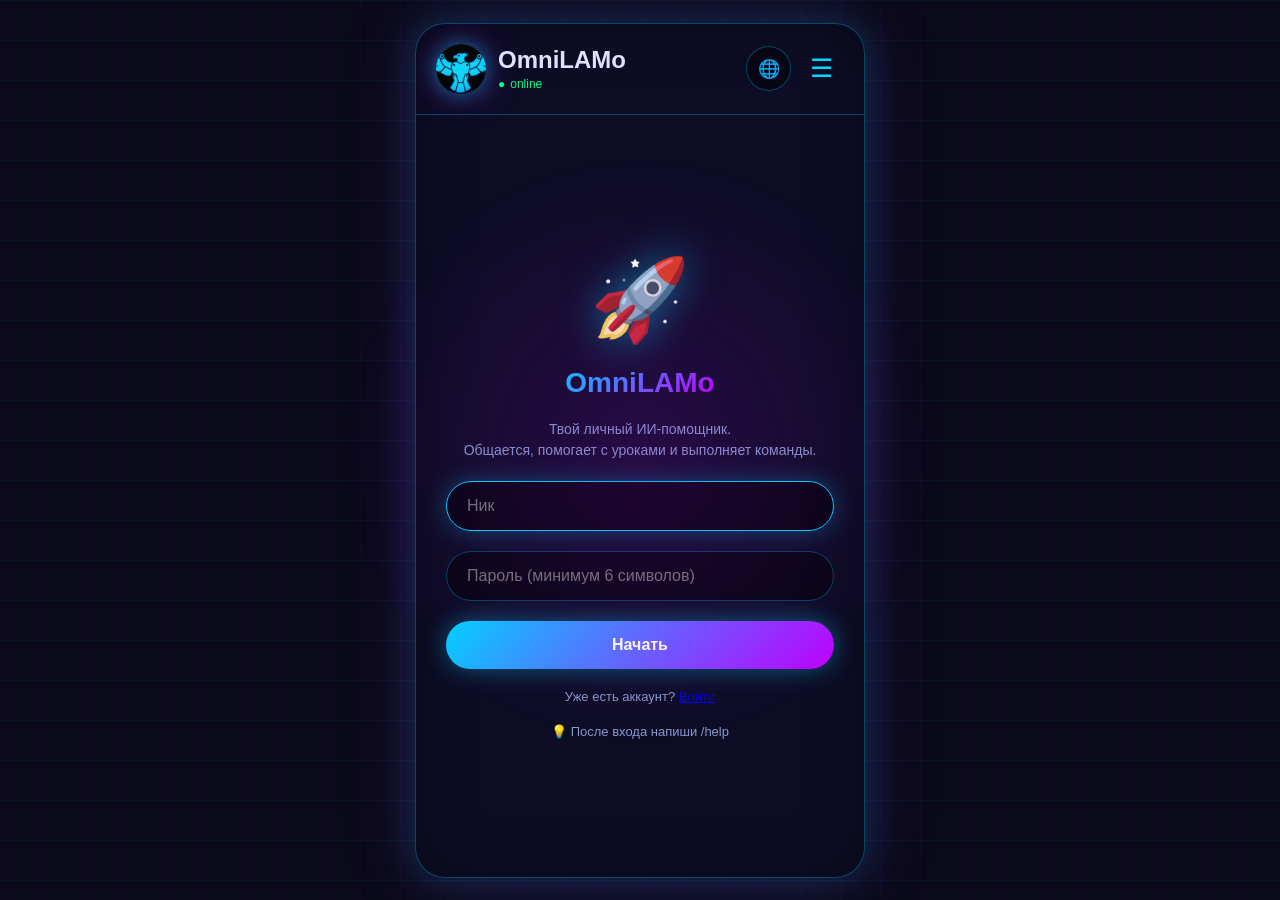
<file: WEB_DIR/ index.html>
<!DOCTYPE html>
<html lang="ru">
<head>
    <meta charset="UTF-8">
    <meta name="viewport" content="width=device-width, initial-scale=1.0, maximum-scale=1.0, user-scalable=no">
    <title>OmniLAMo</title>
    <style>
        :root {
            --bg: #0a0a1a;
            --neon-blue: #00d4ff;
            --neon-purple: #bf00ff;
            --neon-pink: #ff00e5;
            --neon-green: #00ff88;
            --neon-red: #ff0044;
            --glass: rgba(15, 15, 40, 0.85);
            --glass-border: rgba(0, 212, 255, 0.3);
            --text: #e0e0ff;
            --muted: #8899cc;
        }
        
        * { margin:0; padding:0; box-sizing:border-box; font-family: 'Segoe UI', 'Arial', sans-serif; -webkit-tap-highlight-color: transparent; }
        
        body { 
            background: var(--bg); 
            color: var(--text); 
            height: 100vh; 
            display: flex; 
            justify-content: center; 
            align-items: center; 
            overflow: hidden;
            position: relative;
        }
        
        /* НЕОНОВАЯ СЕТКА НА ФОНЕ */
        body::before {
            content: '';
            position: absolute;
            top: 0;
            left: 0;
            width: 100%;
            height: 100%;
            background-image: 
                linear-gradient(rgba(0, 212, 255, 0.05) 1px, transparent 1px),
                linear-gradient(90deg, rgba(191, 0, 255, 0.05) 1px, transparent 1px);
            background-size: 40px 40px;
            animation: gridMove 3s linear infinite;
            pointer-events: none;
        }
        
        @keyframes gridMove {
            0% { transform: translate(0, 0); }
            100% { transform: translate(40px, 40px); }
        }
        
        /* НЕОНОВОЕ СВЕЧЕНИЕ */
        body::after {
            content: '';
            position: absolute;
            top: 50%;
            left: 50%;
            transform: translate(-50%, -50%);
            width: 600px;
            height: 600px;
            background: radial-gradient(circle, rgba(191, 0, 255, 0.15), transparent 70%);
            pointer-events: none;
            animation: glowPulse 3s ease-in-out infinite;
        }
        
        @keyframes glowPulse {
            0%, 100% { opacity: 0.5; }
            50% { opacity: 1; }
        }
        
        .app { 
            width: 100%; 
            max-width: 450px; 
            height: 95vh; 
            background: var(--glass); 
            display: flex; 
            flex-direction: column; 
            position: relative; 
            border-radius: 30px;
            border: 1px solid var(--glass-border);
            box-shadow: 
                0 0 40px rgba(0, 212, 255, 0.2),
                0 0 80px rgba(191, 0, 255, 0.15),
                inset 0 0 60px rgba(0, 0, 0, 0.3);
            backdrop-filter: blur(10px);
            overflow: hidden;
        }
        
        /* ШАПКА */
        .header { 
            background: transparent; 
            padding: 20px; 
            display: flex; 
            align-items: center; 
            justify-content: space-between; 
            border-bottom: 1px solid var(--glass-border);
            z-index: 10;
        }
        .header-left { display: flex; align-items: center; gap: 12px; }
        .avatar { 
            width: 50px; 
            height: 50px; 
            border-radius: 50%; 
            background: linear-gradient(135deg, var(--neon-blue), var(--neon-purple)); 
            display: flex; 
            align-items: center; 
            justify-content: center; 
            font-size: 26px;
            overflow: hidden;
            flex-shrink: 0;
            box-shadow: 
                0 0 20px rgba(0, 212, 255, 0.5),
                0 0 40px rgba(191, 0, 255, 0.3);
            animation: avatarGlow 2s infinite;
        }
        .avatar img {
            width: 100%;
            height: 100%;
            object-fit: cover;
            display: block;
        }
        @keyframes avatarGlow {
            0%, 100% { box-shadow: 0 0 20px rgba(0, 212, 255, 0.5), 0 0 40px rgba(191, 0, 255, 0.3); }
            50% { box-shadow: 0 0 30px rgba(0, 212, 255, 0.8), 0 0 60px rgba(191, 0, 255, 0.5); }
        }
        .bot-info h2 { font-size: 17px; font-weight: 700; }
        .status { font-size: 12px; color: var(--neon-green); }
        .status::before { content: "●"; margin-right: 5px; animation: blink 1.5s infinite; }
        @keyframes blink { 0%, 100% { opacity: 1; } 50% { opacity: 0.2; } }
        .btn-menu { 
            background: none; 
            border: none; 
            color: var(--neon-blue); 
            font-size: 26px; 
            cursor: pointer; 
            width: 45px; 
            height: 45px; 
            border-radius: 50%;
            transition: all 0.3s;
        }
        .btn-menu:hover { 
            background: rgba(0, 212, 255, 0.1);
            box-shadow: 0 0 20px rgba(0, 212, 255, 0.3);
        }
        
        /* ЭКРАНЫ */
        .screen { 
            display: none; 
            flex: 1; 
            flex-direction: column; 
            align-items: center; 
            justify-content: center; 
            padding: 30px; 
            gap: 20px;
        }
        .screen.active { display: flex; }
        .logo { 
            font-size: 80px; 
            animation: float 3s ease-in-out infinite;
            filter: drop-shadow(0 0 20px rgba(0, 212, 255, 0.5));
        }
        @keyframes float { 
            0%, 100% { transform: translateY(0); } 
            50% { transform: translateY(-20px); } 
        }
        .welcome-title { 
            font-size: 28px; 
            font-weight: 700; 
            text-align: center;
            background: linear-gradient(135deg, var(--neon-blue), var(--neon-purple));
            -webkit-background-clip: text;
            -webkit-text-fill-color: transparent;
            background-clip: text;
        }
        .welcome-subtitle { 
            color: var(--muted); 
            text-align: center; 
            font-size: 14px; 
            line-height: 1.5;
        }
        .name-input { 
            background: rgba(0, 0, 0, 0.5); 
            border: 1px solid var(--glass-border); 
            border-radius: 25px; 
            padding: 15px 20px; 
            color: var(--text); 
            width: 100%; 
            font-size: 16px; 
            outline: none; 
            transition: all 0.3s;
        }
        .name-input:focus { 
            border-color: var(--neon-blue); 
            box-shadow: 0 0 25px rgba(0, 212, 255, 0.3);
        }
        .btn-primary { 
            background: linear-gradient(135deg, var(--neon-blue), var(--neon-purple)); 
            color: white; 
            border: none; 
            border-radius: 25px; 
            padding: 15px; 
            width: 100%; 
            font-size: 16px; 
            font-weight: 700; 
            cursor: pointer;
            transition: all 0.3s;
            box-shadow: 0 0 25px rgba(0, 212, 255, 0.4);
        }
        .btn-primary:hover { 
            transform: translateY(-2px);
            box-shadow: 0 0 40px rgba(191, 0, 255, 0.5);
        }
        .btn-primary:active { transform: scale(0.98); }
        
        /* ЧАТ */
        /* min-height: 0 — принципиально. У flex-элемента по умолчанию min-height:auto,
           поэтому длинная лента растягивала .chat-screen, а не включала прокрутку;
           .app с overflow:hidden просто обрезал её — колесо «не листалось».
           С нулевым минимумом высота колонки ограничена .app, и .chat-area
           становится настоящим прокручиваемым контейнером. */
        .chat-screen { display: none; flex: 1; flex-direction: column; min-height: 0; overflow: hidden; }
        .chat-screen.active { display: flex; }
        .chat-area { 
            flex: 1; 
            min-height: 0;
            overflow-y: auto; 
            overscroll-behavior: contain;
            -webkit-overflow-scrolling: touch;
            padding: 20px; 
            display: flex; 
            flex-direction: column; 
            gap: 12px;
        }
        /* Верх ленты: кнопка «показать раньше». Пустая, пока история не загружена. */
        .chat-top { display: flex; justify-content: center; }
        .chat-top:empty { display: none; }
        .history-more {
            background: rgba(0, 212, 255, 0.12);
            color: var(--accent, #00d4ff);
            border: 1px solid rgba(0, 212, 255, 0.35);
            border-radius: 16px;
            padding: 8px 18px;
            font-size: 13px;
            cursor: pointer;
        }
        .history-more:hover { background: rgba(0, 212, 255, 0.2); }
        .msg { 
            max-width: 80%; 
            padding: 12px 18px; 
            border-radius: 20px; 
            font-size: 15px; 
            line-height: 1.4; 
            animation: msgIn 0.3s ease; 
            word-wrap: break-word;
            /* Текст реплик теперь вставляется через textContent, поэтому
               переводы строк (\n в ответах нейросети и в списке /tasks)
               нужно показывать явно — иначе они схлопывались в пробел. */
            white-space: pre-wrap;
            overflow-wrap: anywhere;
        }
        .msg.bot { 
            background: rgba(0, 212, 255, 0.1); 
            border: 1px solid rgba(0, 212, 255, 0.2);
            align-self: flex-start; 
            border-bottom-left-radius: 5px;
            box-shadow: 0 0 15px rgba(0, 212, 255, 0.1);
        }
        .msg.user { 
            background: linear-gradient(135deg, var(--neon-blue), var(--neon-purple)); 
            align-self: flex-end; 
            border-bottom-right-radius: 5px;
            box-shadow: 0 0 20px rgba(191, 0, 255, 0.3);
        }
        .msg-time { 
            font-size: 10px; 
            color: var(--muted); 
            margin-top: 5px; 
            display: block;
        }
        /* Листание чата: кнопка подгрузки старых реплик и метка начала переписки */
        .load-older {
            align-self: center;
            margin: 4px auto 8px;
            padding: 8px 16px;
            font-size: 13px;
            color: var(--neon-blue);
            background: rgba(0, 212, 255, 0.08);
            border: 1px solid rgba(0, 212, 255, 0.3);
            border-radius: 20px;
            cursor: pointer;
            user-select: none;
            transition: all 0.2s;
        }
        .load-older:hover { background: rgba(0, 212, 255, 0.18); }
        .chat-start {
            align-self: center;
            margin: 4px auto 8px;
            font-size: 11px;
            color: var(--muted);
            letter-spacing: 1px;
        }
        .msg.typing { 
            color: var(--muted); 
            font-style: italic; 
            display: flex; 
            align-items: center; 
            gap: 5px;
        }
        .typing-dot { 
            width: 7px; 
            height: 7px; 
            border-radius: 50%; 
            background: var(--neon-blue); 
            animation: typing 1.4s infinite;
            box-shadow: 0 0 10px rgba(0, 212, 255, 0.5);
        }
        .typing-dot:nth-child(2) { animation-delay: 0.2s; }
        .typing-dot:nth-child(3) { animation-delay: 0.4s; }
        @keyframes typing { 0%, 60%, 100% { opacity: 0.2; } 30% { opacity: 1; } }
        @keyframes msgIn { 
            from { opacity: 0; transform: translateY(15px); } 
            to { opacity: 1; transform: translateY(0); } 
        }
        
        /* НИЖНЯЯ ПАНЕЛЬ */
        /* flex-shrink:0 — панель ввода не должна сжиматься, когда лента длинная:
           иначе она «уезжала» вверх и перекрывала последние сообщения. */
        .input-area { 
            flex-shrink: 0;
            background: transparent; 
            padding: 15px; 
            display: flex; 
            flex-direction: column;
            gap: 10px; 
            border-top: 1px solid var(--glass-border);
        }
        /* Два ряда вместо одного: сверху главное (микрофон, ввод, отправка),
           снизу — дополнительные кнопки. В одну строку пять элементов на
           узком экране сжимали поле ввода до нечитаемой ширины. */
        .input-row {
            display: flex;
            gap: 10px;
            align-items: center;
        }
        /* flex-wrap нужен из-за подсказки о голосах Edge: она занимает всю
           строку (flex: 0 0 100%) и без переноса выдавила бы кнопки за экран. */
        .input-row-extra { justify-content: center; flex-wrap: wrap; }
        .input-field { 
            flex: 1; 
            background: rgba(0, 0, 0, 0.5); 
            border: 1px solid var(--glass-border); 
            border-radius: 30px; 
            padding: 14px 20px; 
            color: var(--text); 
            font-size: 15px; 
            outline: none;
            transition: all 0.3s;
        }
        .input-field:focus { 
            border-color: var(--neon-blue);
            box-shadow: 0 0 20px rgba(0, 212, 255, 0.3);
        }
        .btn { 
            width: 50px; 
            height: 50px; 
            border-radius: 50%; 
            border: none; 
            cursor: pointer; 
            font-size: 22px; 
            display: flex; 
            align-items: center; 
            justify-content: center; 
            flex-shrink: 0;
            transition: all 0.3s;
        }
        .btn-send { 
            background: linear-gradient(135deg, var(--neon-blue), var(--neon-purple)); 
            color: white;
            box-shadow: 0 0 20px rgba(0, 212, 255, 0.4);
        }
        .btn-send:hover { transform: scale(1.1); }
        .btn-send:active { transform: scale(0.9); }
        .btn-mic { 
            background: rgba(0, 0, 0, 0.5); 
            color: var(--neon-blue);
            border: 1px solid var(--glass-border);
        }
        .btn-task { 
            background: rgba(0, 0, 0, 0.5); 
            color: var(--neon-pink);
            border: 1px solid var(--glass-border);
            font-size: 20px;
        }
        .btn-task:hover { box-shadow: 0 0 18px rgba(255, 0, 229, 0.4); }
        .btn-mic.rec { 
            background: var(--neon-red); 
            color: white;
            animation: micPulse 1s infinite;
        }
        @keyframes micPulse { 
            0% { box-shadow: 0 0 0 0 rgba(255, 0, 68, 0.7); } 
            70% { box-shadow: 0 0 0 20px rgba(255, 0, 68, 0); } 
            100% { box-shadow: 0 0 0 0 rgba(255, 0, 68, 0); } 
        }
        
        /* ЯЗЫКИ */
        .btn-lang {
            background: rgba(0, 0, 0, 0.4);
            border: 1px solid var(--glass-border);
            color: var(--neon-blue);
            font-size: 18px;
            cursor: pointer;
            width: 45px;
            height: 45px;
            border-radius: 50%;
            transition: all 0.3s;
            margin-right: 8px;
        }
        .btn-lang:hover {
            background: rgba(0, 212, 255, 0.1);
            box-shadow: 0 0 20px rgba(0, 212, 255, 0.3);
        }
        .lang-grid {
            display: grid;
            grid-template-columns: 1fr 1fr;
            gap: 10px;
            margin-top: 6px;
        }
        .lang-item {
            background: rgba(0, 0, 0, 0.45);
            border: 1px solid var(--glass-border);
            border-radius: 16px;
            padding: 13px 12px;
            cursor: pointer;
            font-size: 14px;
            text-align: center;
            transition: all 0.25s;
            color: var(--text);
        }
        .lang-item:hover {
            border-color: var(--neon-blue);
            box-shadow: 0 0 18px rgba(0, 212, 255, 0.25);
            transform: translateY(-2px);
        }
        .lang-item.active {
            background: linear-gradient(135deg, var(--neon-blue), var(--neon-purple));
            color: #fff;
            border-color: transparent;
            box-shadow: 0 0 22px rgba(0, 212, 255, 0.45);
        }
        .lang-modal {
            position: fixed;
            top: 0; left: 0;
            width: 100%;
            height: 100%;
            background: rgba(0, 0, 0, 0.7);
            backdrop-filter: blur(4px);
            display: none;
            align-items: center;
            justify-content: center;
            z-index: 60;
            padding: 18px;
        }
        .lang-modal.active { display: flex; }
        .lang-sheet {
            width: 100%;
            max-height: 90%;
            overflow-y: auto;
            background: rgba(12, 12, 32, 0.98);
            border: 1px solid var(--glass-border);
            border-radius: 24px;
            padding: 20px 16px;
            animation: sheetIn 0.25s ease;
            box-shadow: 0 0 50px rgba(0, 212, 255, 0.2);
        }
        .lang-sheet h3 { font-size: 17px; font-weight: 700; margin-bottom: 12px; text-align: center; }
        .site-sheet { max-width: 460px; margin: 0 auto; }
        .site-label {
            display: block;
            font-size: 12px;
            color: var(--muted);
            margin: 12px 0 5px;
            font-weight: 700;
        }
        .site-input {
            width: 100%;
            padding: 12px 14px;
            background: rgba(0, 0, 0, 0.45);
            border: 1px solid var(--glass-border);
            border-radius: 14px;
            color: var(--text);
            font-size: 15px;
            outline: none;
            transition: all 0.25s;
        }
        .site-input:focus {
            border-color: var(--neon-blue);
            box-shadow: 0 0 16px rgba(0, 212, 255, 0.25);
        }
        .site-list-title {
            margin-top: 20px;
            font-size: 14px;
            font-weight: 700;
            color: var(--text);
            text-align: center;
        }
        .site-list { margin-top: 10px; }
        .site-empty {
            text-align: center;
            color: var(--muted);
            font-size: 13px;
            padding: 10px 0;
        }
        .site-row {
            display: flex;
            align-items: center;
            justify-content: space-between;
            gap: 10px;
            background: rgba(0, 0, 0, 0.4);
            border: 1px solid var(--glass-border);
            border-radius: 14px;
            padding: 11px 13px;
            margin-bottom: 8px;
        }
        .site-row-main { min-width: 0; }
        .site-row-name {
            font-size: 14px;
            font-weight: 700;
            white-space: nowrap;
            overflow: hidden;
            text-overflow: ellipsis;
        }
        .site-row-sub {
            font-size: 11px;
            color: var(--muted);
            white-space: nowrap;
            overflow: hidden;
            text-overflow: ellipsis;
        }
        .site-del {
            flex: 0 0 auto;
            background: rgba(255, 0, 68, 0.15);
            border: 1px solid rgba(255, 0, 68, 0.5);
            color: #ff4466;
            border-radius: 12px;
            padding: 8px 12px;
            font-size: 14px;
            cursor: pointer;
            transition: all 0.25s;
        }
        .site-del:hover { background: rgba(255, 0, 68, 0.3); }
        .btn-site {
            background: rgba(0, 0, 0, 0.5);
            color: #ffd166;
            border: 1px solid var(--glass-border);
            font-size: 20px;
        }
        .btn-site:hover { box-shadow: 0 0 18px rgba(255, 209, 102, 0.4); }
        /* Кнопка озвучки: 🔊 — включена, 🔇 — выключена. Погашенный вид
           обязателен, иначе состояние не отличить, не нажав кнопку. */
        .btn-voice {
            background: rgba(0, 0, 0, 0.5);
            color: var(--neon-green);
            border: 1px solid var(--glass-border);
            font-size: 20px;
        }
        .btn-voice:hover { box-shadow: 0 0 18px rgba(0, 255, 136, 0.4); }
        .btn-voice.muted {
            color: var(--muted);
            opacity: 0.55;
        }
        /* Выбор голоса. Список голосов в браузере длинный и с длинными
           названиями («Microsoft Dmitry Online (Natural) - Russian»), поэтому
           селекту даём flex и обрезаем хвост многоточием: без min-width: 0
           flex-элемент не сжимается ниже содержимого и распирает ряд кнопок. */
        .voice-select {
            flex: 0 1 210px;
            min-width: 0;
            height: 50px;
            padding: 0 12px;
            background: rgba(0, 0, 0, 0.5);
            border: 1px solid var(--glass-border);
            border-radius: 25px;
            color: var(--text);
            font-size: 13px;
            outline: none;
            cursor: pointer;
            transition: all 0.3s;
            text-overflow: ellipsis;
        }
        .voice-select:focus {
            border-color: var(--neon-green);
            box-shadow: 0 0 18px rgba(0, 255, 136, 0.3);
        }
        /* Погашенный селект — визуальная пара к кнопке 🔇. */
        .voice-select.muted { color: var(--muted); opacity: 0.55; }
        /* Голоса Edge: остальным браузерам селект всё равно нужен (там свои
           голоса), но подсказку «поставь Edge» показываем только когда
           нейросетевых голосов нет вовсе. */
        .voice-hint {
            flex: 0 0 100%;
            text-align: center;
            color: var(--muted);
            font-size: 12px;
            margin-top: 6px;
        }
        .lang-close {
            width: 100%;
            margin-top: 14px;
            background: rgba(0, 0, 0, 0.5);
            border: 1px solid var(--glass-border);
            border-radius: 20px;
            padding: 13px;
            color: var(--muted);
            font-size: 15px;
            font-weight: 700;
            cursor: pointer;
        }

        /* Кнопка «Помидор» (таймер). Красная — потому что помидор, а не потому
           что ошибка; пульсирует, пока таймер идёт, — так видно, что отсчёт
           продолжается даже с закрытой модалкой. */
        .btn-focus {
            background: rgba(0, 0, 0, 0.5);
            color: #ff6b6b;
            border: 1px solid var(--glass-border);
            font-size: 20px;
        }
        .btn-focus:hover { box-shadow: 0 0 18px rgba(255, 107, 107, 0.4); }
        .btn-focus.running {
            color: var(--neon-red);
            animation: micPulse 2s infinite;
        }

        /* Кнопка «Шпаргалка». */
        .btn-cheat {
            background: rgba(0, 0, 0, 0.5);
            color: #7ee787;
            border: 1px solid var(--glass-border);
            font-size: 20px;
        }
        .btn-cheat:hover { box-shadow: 0 0 18px rgba(126, 231, 135, 0.4); }

        /* Кнопка «Скачать файл». Синяя, чтобы ряд кнопок читался как набор
           разных действий, а не как одна зелёная группа. */
        .btn-download {
            background: rgba(0, 0, 0, 0.5);
            color: #79c0ff;
            border: 1px solid var(--glass-border);
            font-size: 20px;
        }
        .btn-download:hover { box-shadow: 0 0 18px rgba(121, 192, 255, 0.4); }

        /* Кнопка «Загрузить с устройства». Фиолетовая — третий цвет в ряду,
           чтобы 📥 (скачать по ссылке) и 📎 (загрузить файл) не сливались. */
        .btn-upload {
            background: rgba(0, 0, 0, 0.5);
            color: #d2a8ff;
            border: 1px solid var(--glass-border);
            font-size: 20px;
        }
        .btn-upload:hover { box-shadow: 0 0 18px rgba(210, 168, 255, 0.4); }
        .btn-upload.busy { opacity: 0.5; pointer-events: none; }

        /* Помидор: кольцо прогресса + цифры. Кольцо — SVG, а не
           conic-gradient: в старых WebView градиент рисует пилу. */
        .pomo-wrap { display: flex; flex-direction: column; align-items: center; gap: 14px; }
        .pomo-ring { position: relative; width: 190px; height: 190px; }
        .pomo-ring svg { transform: rotate(-90deg); }
        .pomo-ring circle { fill: none; stroke-width: 10; stroke-linecap: round; }
        .pomo-track { stroke: rgba(255, 255, 255, 0.08); }
        .pomo-bar {
            stroke: var(--neon-red);
            transition: stroke-dashoffset 0.3s linear, stroke 0.3s;
        }
        .pomo-bar.break { stroke: var(--neon-green); }
        .pomo-time {
            position: absolute;
            inset: 0;
            display: flex;
            flex-direction: column;
            align-items: center;
            justify-content: center;
            font-size: 40px;
            font-weight: 700;
            font-variant-numeric: tabular-nums;
            letter-spacing: 1px;
        }
        .pomo-phase {
            font-size: 12px;
            font-weight: 700;
            color: var(--muted);
            text-transform: uppercase;
            letter-spacing: 1px;
            margin-top: 4px;
        }
        .pomo-modes { display: flex; gap: 8px; width: 100%; }
        .pomo-mode {
            flex: 1;
            background: rgba(0, 0, 0, 0.45);
            border: 1px solid var(--glass-border);
            border-radius: 14px;
            padding: 10px 4px;
            color: var(--muted);
            font-size: 13px;
            cursor: pointer;
            transition: all 0.25s;
        }
        .pomo-mode.active {
            color: #fff;
            border-color: var(--neon-red);
            background: rgba(255, 0, 68, 0.12);
        }
        .pomo-btns { display: flex; gap: 10px; width: 100%; }
        .pomo-btns .btn-primary { flex: 1; }
        .pomo-hint {
            font-size: 12px;
            color: var(--muted);
            text-align: center;
            line-height: 1.5;
        }

        /* Шпаргалка: результат — моноширинным, чтобы формулы не разъезжались
           по строкам при переносе. */
        .cheat-sheet { max-width: 520px; }
        .cheat-out {
            margin-top: 14px;
            padding: 14px;
            background: rgba(0, 0, 0, 0.45);
            border: 1px solid var(--glass-border);
            border-radius: 14px;
            font-family: 'Consolas', 'Courier New', monospace;
            font-size: 13px;
            line-height: 1.6;
            white-space: pre-wrap;
            word-break: break-word;
            max-height: 45vh;
            overflow-y: auto;
            text-align: left;
        }
        .cheat-out:empty { display: none; }
        .cheat-out.loading {
            color: var(--muted);
            font-family: inherit;
            text-align: center;
        }

        /* МЕНЮ */
        .overlay { 
            position: absolute; 
            top: 0; 
            left: 0; 
            width: 100%; 
            height: 100%; 
            background: rgba(0, 0, 0, 0.6); 
            display: none; 
            z-index: 20;
            backdrop-filter: blur(3px);
        }
        .overlay.active { display: block; }
        .sidebar { 
            position: absolute; 
            top: 0; 
            right: -85%; 
            width: 85%; 
            height: 100%; 
            background: var(--glass); 
            z-index: 30; 
            padding: 20px; 
            display: flex; 
            flex-direction: column; 
            gap: 15px; 
            border-left: 1px solid var(--glass-border);
            transition: right 0.3s;
            backdrop-filter: blur(20px);
        }
        .sidebar.open { right: 0; }
        .menu-item { 
            background: rgba(0, 0, 0, 0.4); 
            padding: 15px 20px; 
            border-radius: 20px; 
            cursor: pointer; 
            transition: all 0.3s;
            border: 1px solid transparent;
        }
        .menu-item:hover { 
            background: rgba(0, 212, 255, 0.1);
            border-color: var(--neon-blue);
            transform: translateX(-5px);
            box-shadow: 0 0 20px rgba(0, 212, 255, 0.2);
        }
        .close-btn { 
            background: none; 
            border: none; 
            color: var(--muted); 
            font-size: 30px; 
            cursor: pointer; 
            align-self: flex-end;
        }
    </style>
</head>
<body>
    <div class="app">
        <div class="header">
            <div class="header-left">
                <div class="avatar"><img src="значок.png" alt="OmniLAMo"></div>
                <div>
                    <h2 data-i18n="agentName">OmniLAMo</h2>
                    <span class="status" data-i18n="status">online</span>
                </div>
            </div>
            <div style="display:flex; align-items:center;">
                <button class="btn-lang" onclick="openLangModal()" title="Language">🌐</button>
                <button class="btn-menu" onclick="toggleSidebar()">☰</button>
            </div>
        </div>

        <div class="screen active" id="regScreen">
            <div class="logo">🚀</div>
            <div class="welcome-title">OmniLAMo</div>
            <div class="welcome-subtitle" data-i18n="welcomeSubtitle">Твой личный ИИ-помощник.<br>Общается, помогает с уроками и выполняет команды.</div>
            <!-- Вход только по нику и паролю. Блок «регистрация» и блок «вход»
                 отличаются одной кнопкой, поэтому поля общие. -->
            <input type="text" class="name-input" id="nameInput" placeholder="Ник" autofocus autocomplete="username">
            <input type="password" class="name-input" id="passwordInput" placeholder="Пароль (минимум 6 символов)" autocomplete="current-password">
            <button class="btn-primary" id="authSubmit" onclick="submitAuth()" data-i18n="start">Начать</button>
            <p style="color:var(--muted); font-size:13px;">
                <span id="authSwitchHint">Уже есть аккаунт?</span>
                <a href="#" id="authSwitch" onclick="toggleAuthMode(); return false;">Войти</a>
            </p>
            <p style="color:var(--muted); font-size:13px;" data-i18n="afterLogin">💡 После входа напиши /help</p>
        </div>

        <div class="chat-screen" id="chatScreen">
            <div class="chat-area" id="chatArea">
                <div class="chat-top" id="chatTop"></div>
            </div>
            <div class="input-area">
                <!-- Первый ряд — только главное: микрофон, поле ввода, отправка. -->
                <div class="input-row">
                    <button class="btn btn-mic" id="micBtn" onclick="toggleMic()">🎤</button>
                    <input type="text" class="input-field" id="userInput" placeholder="Сообщение..." data-i18n-ph="messagePlaceholder">
                    <button class="btn btn-send" onclick="sendMessage()">➤</button>
                </div>
                <!-- Второй ряд — дополнительные кнопки. Озвучку ответов
                     можно выключить: у неё состояние в localStorage. -->
                <div class="input-row input-row-extra">
                    <button class="btn btn-task" onclick="location.href='tasks.html'" title="Добавить задание" data-i18n-title="addTaskTitle">📝</button>
                    <button class="btn btn-site" onclick="openSiteModal()" title="Добавить сайт" data-i18n-title="addSiteTitle">🔐</button>
                    <!-- Слово-будильник: в фоне работает слушатель, который ждёт
                         «Лама» / «ЛМА» / «LMA» и включает обычный ввод голосом.
                         Состояние запоминается в localStorage. -->
                    <button class="btn btn-mic" id="wakeBtn" onclick="toggleWake()" title="Голосовой ввод по слову «Лама»">🙉</button>
                    <button class="btn btn-voice" id="voiceBtn" onclick="toggleVoice()" title="Озвучивать ответы">🔊</button>
                    <!-- Выбор голоса. В Edge список содержит нейросетевые голоса
                         («Microsoft Dmitry Online (Natural)»), в остальных
                         браузерах — свои системные. Список наполняется из
                         speechSynthesis.getVoices() в fillVoiceSelect(). -->
                    <select class="voice-select" id="voiceSelect" onchange="onVoiceChange()"
                            title="Голос озвучки"></select>
                    <button class="btn btn-focus" id="focusBtn" onclick="openPomoModal()" title="Таймер Помидор" data-i18n-title="pomoTitle">🍅</button>
                    <button class="btn btn-cheat" onclick="openCheatModal()" title="Шпаргалка по теме" data-i18n-title="cheatTitle">📄</button>
                    <button class="btn btn-download" onclick="openDownloadModal()" title="Скачать файл по ссылке" data-i18n-title="dlTitle">📥</button>
                    <button class="btn btn-upload" id="uploadBtn" onclick="pickFile()" title="Загрузить файл с устройства" data-i18n-title="upTitle">📎</button>
                    <button class="btn" id="hedgehogPageBtn" type="button" onclick="window.location.href='/hedgehog.html'" title="Открыть комнату ёжика" aria-label="Открыть комнату ёжика">🦔</button>
                    <input type="file" id="fileInput" hidden onchange="onFilePicked()">
                </div>
            </div>
        </div>

        <div class="overlay" id="overlay" onclick="toggleSidebar()"></div>
        <div class="sidebar" id="sidebar">
            <button class="close-btn" onclick="toggleSidebar()">✕</button>
            <div class="menu-item" onclick="showHelp()" data-i18n="menuHelp">❓ Помощь</div>
            <div class="menu-item" onclick="location.href='tasks.html'" data-i18n="menuAdd">➕ Добавить задание</div>
            <div class="menu-item" onclick="location.href='tasks.html'" data-i18n="menuTasks">📋 Мои задания</div>
            <div class="menu-item" onclick="clearChat()" data-i18n="menuClear">🗑️ Очистить чат</div>
            <div class="menu-item" onclick="logout()" data-i18n="menuLogout">🚪 Выйти</div>
        </div>

        </div>

        <!-- МОДАЛКА ВЫБОРА ЯЗЫКА -->
        <div class="lang-modal" id="langModal">
            <div class="lang-sheet">
                <h3 data-i18n="chooseLang">🌐 Выбери язык</h3>
                <div class="lang-grid" id="langGrid"></div>
                <button class="lang-close" onclick="closeLangModal()" data-i18n="close">Закрыть</button>
            </div>
        </div>

        <!-- МОДАЛКА ДОБАВЛЕНИЯ САЙТА -->
        <div class="lang-modal" id="siteModal">
            <div class="lang-sheet site-sheet">
                <h3 data-i18n="addSiteTitle">🔐 Добавить сайт</h3>

                <label class="site-label" data-i18n="siteUrl">Ссылка на сайт</label>
                <input type="text" class="site-input" id="siteUrl" placeholder="https://vk.com" autocomplete="off">

                <label class="site-label" data-i18n="siteName">Название (как показывать)</label>
                <input type="text" class="site-input" id="siteTitle" placeholder="ВКонтакте" autocomplete="off">

                <label class="site-label" data-i18n="siteLogin">Логин</label>
                <input type="text" class="site-input" id="siteLogin" placeholder="login@mail.ru" autocomplete="off">

                <label class="site-label" data-i18n="sitePassword">Пароль</label>
                <input type="password" class="site-input" id="sitePassword" placeholder="••••••••" autocomplete="new-password">

                <button class="btn-primary" id="siteSaveBtn" onclick="saveSite()" data-i18n="siteSave">Сохранить</button>
                <button class="lang-close" onclick="closeSiteModal()" data-i18n="close">Закрыть</button>

                <div class="site-list-title" data-i18n="siteListTitle">📋 Сохранённые сайты</div>
                <div class="site-list" id="siteList"></div>
            </div>
        </div>

        <!-- МОДАЛКА ТАЙМЕРА «ПОМИДОР» -->
        <div class="lang-modal" id="pomoModal">
            <div class="lang-sheet site-sheet">
                <h3 data-i18n="pomoTitle">🍅 Помидор</h3>
                <div class="pomo-wrap">
                    <div class="pomo-ring">
                        <svg width="190" height="190" viewBox="0 0 190 190">
                            <circle class="pomo-track" cx="95" cy="95" r="85"></circle>
                            <circle class="pomo-bar" id="pomoBar" cx="95" cy="95" r="85"></circle>
                        </svg>
                        <div class="pomo-time">
                            <span id="pomoTime">25:00</span>
                            <span class="pomo-phase" id="pomoPhase" data-i18n="pomoWork">Работа</span>
                        </div>
                    </div>
                    <div class="pomo-modes">
                        <button class="pomo-mode active" data-min="25" onclick="setPomoMode(this)">25</button>
                        <button class="pomo-mode" data-min="15" onclick="setPomoMode(this)">15</button>
                        <button class="pomo-mode" data-min="5" onclick="setPomoMode(this)">5</button>
                    </div>
                    <div class="pomo-btns">
                        <button class="btn-primary" id="pomoToggle" onclick="togglePomo()" data-i18n="pomoStart">Старт</button>
                        <button class="btn-primary" onclick="resetPomo()" data-i18n="pomoReset">Сброс</button>
                    </div>
                    <div class="pomo-hint" data-i18n="pomoHint">Работа 25 минут, перерыв 5. Таймер идёт даже при закрытом окне — кнопка 🍅 подсвечивается.</div>
                </div>
                <button class="lang-close" onclick="closePomoModal()" data-i18n="close">Закрыть</button>
            </div>
        </div>

        <!-- МОДАЛКА ШПАРГАЛКИ -->
        <div class="lang-modal" id="cheatModal">
            <div class="lang-sheet site-sheet cheat-sheet">
                <h3 data-i18n="cheatTitle">📄 Шпаргалка по теме</h3>
                <label class="site-label" data-i18n="cheatTopic">Тема</label>
                <input type="text" class="site-input" id="cheatTopicInput" placeholder="Тригонометрия"
                       data-i18n-ph="cheatPlaceholder" autocomplete="off"
                       onkeydown="if (event.key === 'Enter') makeCheatSheet()">
                <button class="btn-primary" id="cheatBtn" onclick="makeCheatSheet()" data-i18n="cheatMake">Сделать</button>
                <div class="cheat-out" id="cheatOut"></div>
                <button class="lang-close" onclick="closeCheatModal()" data-i18n="close">Закрыть</button>
            </div>
        </div>

        <!-- МОДАЛКА ЗАКАЧКИ ФАЙЛА -->
        <div class="lang-modal" id="downloadModal">
            <div class="lang-sheet site-sheet">
                <h3 data-i18n="dlTitle">📥 Скачать файл</h3>
                <label class="site-label" data-i18n="dlUrl">Ссылка на файл</label>
                <input type="text" class="site-input" id="downloadUrl" placeholder="https://example.com/file.pdf"
                       data-i18n-ph="dlPlaceholder" autocomplete="off"
                       onkeydown="if (event.key === 'Enter') downloadFile()">
                <button class="btn-primary" id="downloadGo" onclick="downloadFile()" data-i18n="dlGo">Скачать</button>
                <div class="cheat-out" id="downloadOut"></div>
                <div class="pomo-hint" data-i18n="dlHint">Файл качает сервер и кладёт в папку downloads рядом с собой — ссылка должна быть прямой, http или https.</div>
                <button class="lang-close" onclick="closeDownloadModal()" data-i18n="close">Закрыть</button>
            </div>
        </div>

    <script>
        // Адрес сервера определяется автоматически: если страницу открыли с самого
        // сервера (http://127.0.0.1:8000/index.html), берём его же origin. Иначе —
        // тот же хост на порту 8000, а при открытии файла с диска (file://) — localhost.
        const SERVER = (function () {
            if (location.protocol === "http:" || location.protocol === "https:") {
                return location.origin;
            }
            return "http://127.0.0.1:8000";
        })();
        let apiKey = localStorage.getItem("lenya_api_key") || "";
        let userName = localStorage.getItem("lenya_user_name") || "";
        // Озвучка ответов. По умолчанию включена — как было до появления
        // кнопки; выключенное состояние запоминается между заходами.
        let voiceEnabled = localStorage.getItem("lenya_voice") !== "off";

        // ================= ЯЗЫКИ (i18n) =================
        const LANGS = [
            { code: "ru", label: "🇷🇺 Русский" },
            { code: "en", label: "🇬🇧 English" },
            { code: "zh", label: "🇨🇳 中文" },
            { code: "es", label: "🇪🇸 Español" },
            { code: "hi", label: "🇮🇳 हिन्दी" },
            { code: "ar", label: "🇸🇦 العربية" },
            { code: "fr", label: "🇫🇷 Français" },
            { code: "de", label: "🇩🇪 Deutsch" },
            { code: "ja", label: "🇯🇵 日本語" },
            { code: "pt", label: "🇧🇷 Português" }
        ];

        const I18N = {
            ru: {
                agentName: "OmniLAMo", status: "online",
                welcomeSubtitle: "Твой личный ИИ-помощник.<br>Общается, помогает с уроками и выполняет команды.",
                namePlaceholder: "Как тебя зовут?", start: "Начать",
                afterLogin: "💡 После входа напиши /help",
                messagePlaceholder: "Сообщение...", addTaskTitle: "Добавить задание",
                menuHelp: "❓ Помощь", menuAdd: "➕ Добавить задание", menuTasks: "📋 Мои задания",
                menuClear: "🗑️ Очистить чат", menuLogout: "🚪 Выйти",
                chooseLang: "🌐 Выбери язык", close: "Закрыть",
                typing: "Думаю", greeting: (n) => `Привет, ${n}! Я твой ИИ-агент 🤖`,
                back: (n) => `С возвращением, ${n}! 👋`,
                helpHint: "Напиши /help чтобы узнать команды",
                enterName: "Введи имя!", regError: "Ошибка регистрации", serverDown: "Сервер недоступен",
                error: "Ошибка", noTasks: "📋 У тебя нет активных заданий", yourTasks: "📋 Твои задания:\n",
                done: "Готово", doneMark: "✅ Выполнено", chatCleared: "🗑️ Чат очищен",
                historyMore: "Показать раньше", historyEmpty: "Ранее сообщений нет",
                historyShow: "Показать историю", voiceError: "❌ Не удалось распознать речь."
            },
            en: {
                agentName: "OmniLAMo", status: "online",
                welcomeSubtitle: "Your personal AI assistant.<br>Chats, helps with homework and follows commands.",
                namePlaceholder: "What's your name?", start: "Start",
                afterLogin: "💡 Type /help after login",
                messagePlaceholder: "Message...", addTaskTitle: "Add task",
                menuHelp: "❓ Help", menuAdd: "➕ Add task", menuTasks: "📋 My tasks",
                menuClear: "🗑️ Clear chat", menuLogout: "🚪 Log out",
                chooseLang: "🌐 Choose language", close: "Close",
                typing: "Thinking", greeting: (n) => `Hi, ${n}! I'm your AI agent 🤖`,
                back: (n) => `Welcome back, ${n}! 👋`,
                helpHint: "Type /help to see commands",
                enterName: "Enter your name!", regError: "Registration error", serverDown: "Server unavailable",
                error: "Error", noTasks: "📋 You have no active tasks", yourTasks: "📋 Your tasks:\n",
                done: "Done", doneMark: "✅ Done", chatCleared: "🗑️ Chat cleared",
                voiceError: "❌ Could not recognize speech."
            },
            zh: {
                agentName: "OmniLAMo", status: "在线",
                welcomeSubtitle: "你的私人 AI 助手。<br>聊天、辅导作业并执行命令。",
                namePlaceholder: "你叫什么名字？", start: "开始",
                afterLogin: "💡 登录后输入 /help",
                messagePlaceholder: "消息...", addTaskTitle: "添加任务",
                menuHelp: "❓ 帮助", menuAdd: "➕ 添加任务", menuTasks: "📋 我的任务",
                menuClear: "🗑️ 清空聊天", menuLogout: "🚪 退出",
                chooseLang: "🌐 选择语言", close: "关闭",
                typing: "思考中", greeting: (n) => `你好，${n}！我是你的 AI 助手 🤖`,
                back: (n) => `欢迎回来，${n}！👋`,
                helpHint: "输入 /help 查看命令",
                enterName: "请输入名字！", regError: "注册错误", serverDown: "服务器不可用",
                error: "错误", noTasks: "📋 你没有活动任务", yourTasks: "📋 你的任务：\n",
                done: "完成", doneMark: "✅ 已完成", chatCleared: "🗑️ 聊天已清空",
                voiceError: "❌ 无法识别语音。"
            },
            es: {
                agentName: "OmniLAMo", status: "en línea",
                welcomeSubtitle: "Tu asistente personal de IA.<br>Conversa, ayuda con las tareas y ejecuta comandos.",
                namePlaceholder: "¿Cómo te llamas?", start: "Empezar",
                afterLogin: "💡 Escribe /help después de entrar",
                messagePlaceholder: "Mensaje...", addTaskTitle: "Añadir tarea",
                menuHelp: "❓ Ayuda", menuAdd: "➕ Añadir tarea", menuTasks: "📋 Mis tareas",
                menuClear: "🗑️ Limpiar chat", menuLogout: "🚪 Salir",
                chooseLang: "🌐 Elige idioma", close: "Cerrar",
                typing: "Pensando", greeting: (n) => `¡Hola, ${n}! Soy tu agente de IA 🤖`,
                back: (n) => `¡Bienvenido de nuevo, ${n}! 👋`,
                helpHint: "Escribe /help para ver los comandos",
                enterName: "¡Escribe tu nombre!", regError: "Error de registro", serverDown: "Servidor no disponible",
                error: "Error", noTasks: "📋 No tienes tareas activas", yourTasks: "📋 Tus tareas:\n",
                done: "Listo", doneMark: "✅ Hecho", chatCleared: "🗑️ Chat borrado",
                voiceError: "❌ No se pudo reconocer el habla."
            },
            hi: {
                agentName: "OmniLAMo", status: "ऑनलाइन",
                welcomeSubtitle: "आपका निजी AI सहायक।<br>बात करता है, होमवर्क में मदद करता है और आदेश चलाता है।",
                namePlaceholder: "आपका नाम क्या है?", start: "शुरू करें",
                afterLogin: "💡 लॉगिन के बाद /help लिखें",
                messagePlaceholder: "संदेश...", addTaskTitle: "कार्य जोड़ें",
                menuHelp: "❓ मदद", menuAdd: "➕ कार्य जोड़ें", menuTasks: "📋 मेरे कार्य",
                menuClear: "🗑️ चैट साफ़ करें", menuLogout: "🚪 लॉग आउट",
                chooseLang: "🌐 भाषा चुनें", close: "बंद करें",
                typing: "सोच रहा हूँ", greeting: (n) => `नमस्ते, ${n}! मैं आपका AI एजेंट हूँ 🤖`,
                back: (n) => `वापसी पर स्वागत, ${n}! 👋`,
                helpHint: "कमांड देखने के लिए /help लिखें",
                enterName: "नाम लिखें!", regError: "पंजीकरण त्रुटि", serverDown: "सर्वर उपलब्ध नहीं",
                error: "त्रुटि", noTasks: "📋 कोई सक्रिय कार्य नहीं", yourTasks: "📋 आपके कार्य:\n",
                done: "हो गया", doneMark: "✅ पूरा हुआ", chatCleared: "🗑️ चैट साफ़ हुई",
                voiceError: "❌ आवाज़ पहचान नहीं हो सकी।"
            },
            ar: {
                agentName: "OmniLAMo", status: "متصل",
                welcomeSubtitle: "مساعدك الشخصي بالذكاء الاصطناعي.<br>يتحدث ويساعد في الواجبات وينفذ الأوامر.",
                namePlaceholder: "ما اسمك؟", start: "ابدأ",
                afterLogin: "💡 اكتب /help بعد الدخول",
                messagePlaceholder: "رسالة...", addTaskTitle: "إضافة مهمة",
                menuHelp: "❓ مساعدة", menuAdd: "➕ إضافة مهمة", menuTasks: "📋 مهامي",
                menuClear: "🗑️ مسح المحادثة", menuLogout: "🚪 خروج",
                chooseLang: "🌐 اختر اللغة", close: "إغلاق",
                typing: "أفكر", greeting: (n) => `مرحبًا ${n}! أنا وكيل الذكاء الاصطناعي 🤖`,
                back: (n) => `أهلًا بعودتك يا ${n}! 👋`,
                helpHint: "اكتب /help لمعرفة الأوامر",
                enterName: "اكتب اسمك!", regError: "خطأ في التسجيل", serverDown: "الخادم غير متاح",
                error: "خطأ", noTasks: "📋 لا توجد مهام نشطة", yourTasks: "📋 مهامك:\n",
                done: "تم", doneMark: "✅ تم", chatCleared: "🗑️ تم مسح المحادثة",
                voiceError: "❌ لم يتم التعرف على الصوت."
            },
            fr: {
                agentName: "OmniLAMo", status: "en ligne",
                welcomeSubtitle: "Votre assistant IA personnel.<br>Discute, aide aux devoirs et exécute des commandes.",
                namePlaceholder: "Comment t'appelles-tu ?", start: "Commencer",
                afterLogin: "💡 Tape /help après la connexion",
                messagePlaceholder: "Message...", addTaskTitle: "Ajouter une tâche",
                menuHelp: "❓ Aide", menuAdd: "➕ Ajouter une tâche", menuTasks: "📋 Mes tâches",
                menuClear: "🗑️ Effacer le chat", menuLogout: "🚪 Déconnexion",
                chooseLang: "🌐 Choisis la langue", close: "Fermer",
                typing: "Je réfléchis", greeting: (n) => `Salut, ${n} ! Je suis ton agent IA 🤖`,
                back: (n) => `Bon retour, ${n} ! 👋`,
                helpHint: "Tape /help pour voir les commandes",
                enterName: "Entre ton nom !", regError: "Erreur d'inscription", serverDown: "Serveur indisponible",
                error: "Erreur", noTasks: "📋 Aucune tâche active", yourTasks: "📋 Tes tâches :\n",
                done: "Terminé", doneMark: "✅ Terminé", chatCleared: "🗑️ Chat effacé",
                voiceError: "❌ Impossible de reconnaître la parole."
            },
            de: {
                agentName: "OmniLAMo", status: "online",
                welcomeSubtitle: "Dein persönlicher KI-Assistent.<br>Redet, hilft bei Hausaufgaben und führt Befehle aus.",
                namePlaceholder: "Wie heißt du?", start: "Starten",
                afterLogin: "💡 Gib nach dem Login /help ein",
                messagePlaceholder: "Nachricht...", addTaskTitle: "Aufgabe hinzufügen",
                menuHelp: "❓ Hilfe", menuAdd: "➕ Aufgabe hinzufügen", menuTasks: "📋 Meine Aufgaben",
                menuClear: "🗑️ Chat leeren", menuLogout: "🚪 Abmelden",
                chooseLang: "🌐 Sprache wählen", close: "Schließen",
                typing: "Ich denke nach", greeting: (n) => `Hallo, ${n}! Ich bin dein KI-Agent 🤖`,
                back: (n) => `Willkommen zurück, ${n}! 👋`,
                helpHint: "Gib /help ein, um Befehle zu sehen",
                enterName: "Gib deinen Namen ein!", regError: "Registrierungsfehler", serverDown: "Server nicht erreichbar",
                error: "Fehler", noTasks: "📋 Keine aktiven Aufgaben", yourTasks: "📋 Deine Aufgaben:\n",
                done: "Fertig", doneMark: "✅ Erledigt", chatCleared: "🗑️ Chat geleert",
                voiceError: "❌ Sprache konnte nicht erkannt werden."
            },
            ja: {
                agentName: "OmniLAMo", status: "オンライン",
                welcomeSubtitle: "あなた専用のAIアシスタント。<br>会話し、宿題を手伝い、コマンドを実行します。",
                namePlaceholder: "名前は何ですか？", start: "開始",
                afterLogin: "💡 ログイン後 /help と入力",
                messagePlaceholder: "メッセージ...", addTaskTitle: "タスクを追加",
                menuHelp: "❓ ヘルプ", menuAdd: "➕ タスクを追加", menuTasks: "📋 マイタスク",
                menuClear: "🗑️ チャットを消去", menuLogout: "🚪 ログアウト",
                chooseLang: "🌐 言語を選択", close: "閉じる",
                typing: "考え中", greeting: (n) => `こんにちは、${n}さん！AIエージェントです 🤖`,
                back: (n) => `おかえりなさい、${n}さん！👋`,
                helpHint: "コマンドを見るには /help と入力",
                enterName: "名前を入力してください！", regError: "登録エラー", serverDown: "サーバーに接続できません",
                error: "エラー", noTasks: "📋 有効なタスクはありません", yourTasks: "📋 あなたのタスク：\n",
                done: "完了", doneMark: "✅ 完了", chatCleared: "🗑️ チャットを消去しました",
                voiceError: "❌ 音声を認識できませんでした。"
            },
            pt: {
                agentName: "OmniLAMo", status: "online",
                welcomeSubtitle: "Seu assistente pessoal de IA.<br>Conversa, ajuda com a lição e executa comandos.",
                namePlaceholder: "Qual é o seu nome?", start: "Começar",
                afterLogin: "💡 Digite /help após entrar",
                messagePlaceholder: "Mensagem...", addTaskTitle: "Adicionar tarefa",
                menuHelp: "❓ Ajuda", menuAdd: "➕ Adicionar tarefa", menuTasks: "📋 Minhas tarefas",
                menuClear: "🗑️ Limpar conversa", menuLogout: "🚪 Sair",
                chooseLang: "🌐 Escolha o idioma", close: "Fechar",
                typing: "Pensando", greeting: (n) => `Olá, ${n}! Sou seu agente de IA 🤖`,
                back: (n) => `Bem-vindo de volta, ${n}! 👋`,
                helpHint: "Digite /help para ver os comandos",
                enterName: "Digite seu nome!", regError: "Erro de registro", serverDown: "Servidor indisponível",
                error: "Erro", noTasks: "📋 Você não tem tarefas ativas", yourTasks: "📋 Suas tarefas:\n",
                done: "Pronto", doneMark: "✅ Concluído", chatCleared: "🗑️ Conversa limpa",
                voiceError: "❌ Não foi possível reconhecer a fala."
            }
        };

        // Строки модалки «Добавить сайт»: отдельным блоком, чтобы не плодить
        // правки в каждой языковой секции выше.
        const SITE_I18N = {
            ru: { addSiteTitle: "🔐 Добавить сайт", siteUrl: "Ссылка на сайт", siteName: "Название (как показывать)", siteLogin: "Логин", sitePassword: "Пароль", siteSave: "Сохранить", siteListTitle: "📋 Сохранённые сайты", siteSaved: "Сайт сохранён", noSites: "Пока ничего не сохранено", siteFillAll: "Заполни ссылку, логин и пароль", siteDeleteConfirm: "Удалить этот сайт?", siteUnknown: "Без названия", loading: "Загрузка..." },
            en: { addSiteTitle: "🔐 Add site", siteUrl: "Site link", siteName: "Name (how to show)", siteLogin: "Login", sitePassword: "Password", siteSave: "Save", siteListTitle: "📋 Saved sites", siteSaved: "Site saved", noSites: "Nothing saved yet", siteFillAll: "Fill in the link, login and password", siteDeleteConfirm: "Delete this site?", siteUnknown: "Untitled", loading: "Loading..." },
            zh: { addSiteTitle: "🔐 添加网站", siteUrl: "网站链接", siteName: "名称（显示用）", siteLogin: "登录名", sitePassword: "密码", siteSave: "保存", siteListTitle: "📋 已保存的网站", siteSaved: "网站已保存", noSites: "还没有保存任何内容", siteFillAll: "请填写链接、登录名和密码", siteDeleteConfirm: "删除此网站？", siteUnknown: "未命名", loading: "加载中..." },
            es: { addSiteTitle: "🔐 Añadir sitio", siteUrl: "Enlace del sitio", siteName: "Nombre (cómo mostrarlo)", siteLogin: "Usuario", sitePassword: "Contraseña", siteSave: "Guardar", siteListTitle: "📋 Sitios guardados", siteSaved: "Sitio guardado", noSites: "Aún no hay nada guardado", siteFillAll: "Rellena el enlace, el usuario y la contraseña", siteDeleteConfirm: "¿Eliminar este sitio?", siteUnknown: "Sin nombre", loading: "Cargando..." },
            hi: { addSiteTitle: "🔐 साइट जोड़ें", siteUrl: "साइट लिंक", siteName: "नाम (कैसे दिखाएँ)", siteLogin: "लॉगिन", sitePassword: "पासवर्ड", siteSave: "सहेजें", siteListTitle: "📋 सहेजी गई साइटें", siteSaved: "साइट सहेजी गई", noSites: "अभी कुछ सहेजा नहीं गया", siteFillAll: "लिंक, लॉगिन और पासवर्ड भरें", siteDeleteConfirm: "यह साइट हटाएँ?", siteUnknown: "बिना नाम", loading: "लोड हो रहा है..." },
            ar: { addSiteTitle: "🔐 إضافة موقع", siteUrl: "رابط الموقع", siteName: "الاسم (كما يظهر)", siteLogin: "اسم الدخول", sitePassword: "كلمة المرور", siteSave: "حفظ", siteListTitle: "📋 المواقع المحفوظة", siteSaved: "تم حفظ الموقع", noSites: "لم يتم حفظ أي شيء بعد", siteFillAll: "املأ الرابط واسم الدخول وكلمة المرور", siteDeleteConfirm: "حذف هذا الموقع؟", siteUnknown: "بدون اسم", loading: "جارٍ التحميل..." },
            fr: { addSiteTitle: "🔐 Ajouter un site", siteUrl: "Lien du site", siteName: "Nom (affichage)", siteLogin: "Identifiant", sitePassword: "Mot de passe", siteSave: "Enregistrer", siteListTitle: "📋 Sites enregistrés", siteSaved: "Site enregistré", noSites: "Rien d'enregistré pour l'instant", siteFillAll: "Remplis le lien, l'identifiant et le mot de passe", siteDeleteConfirm: "Supprimer ce site ?", siteUnknown: "Sans nom", loading: "Chargement..." },
            de: { addSiteTitle: "🔐 Website hinzufügen", siteUrl: "Website-Link", siteName: "Name (Anzeige)", siteLogin: "Login", sitePassword: "Passwort", siteSave: "Speichern", siteListTitle: "📋 Gespeicherte Websites", siteSaved: "Website gespeichert", noSites: "Noch nichts gespeichert", siteFillAll: "Link, Login und Passwort ausfüllen", siteDeleteConfirm: "Diese Website löschen?", siteUnknown: "Ohne Namen", loading: "Lädt..." },
            ja: { addSiteTitle: "🔐 サイトを追加", siteUrl: "サイトのリンク", siteName: "名前（表示用）", siteLogin: "ログイン", sitePassword: "パスワード", siteSave: "保存", siteListTitle: "📋 保存したサイト", siteSaved: "サイトを保存しました", noSites: "まだ何も保存されていません", siteFillAll: "リンク・ログイン・パスワードを入力してください", siteDeleteConfirm: "このサイトを削除しますか？", siteUnknown: "名称未設定", loading: "読み込み中..." },
            pt: { addSiteTitle: "🔐 Adicionar site", siteUrl: "Link do site", siteName: "Nome (exibição)", siteLogin: "Login", sitePassword: "Senha", siteSave: "Salvar", siteListTitle: "📋 Sites salvos", siteSaved: "Site salvo", noSites: "Nada salvo ainda", siteFillAll: "Preencha o link, o login e a senha", siteDeleteConfirm: "Excluir este site?", siteUnknown: "Sem nome", loading: "Carregando..." }
        };
        Object.keys(I18N).forEach(code => Object.assign(I18N[code], SITE_I18N[code] || SITE_I18N.en));

        // Подписи кнопки озвучки. Отдельным блоком по той же причине, что и
        // SITE_I18N: правки в десяти языковых секциях выше разъехались бы.
        const VOICE_I18N = {
            ru: { voiceOnTitle: "🔊 Озвучка включена — нажми, чтобы выключить", voiceOffTitle: "🔇 Озвучка выключена — нажми, чтобы включить", voiceUnsupported: "Браузер не поддерживает ввод голосом. Попробуй Chrome или Edge.", voiceNothing: "Ничего не расслышал — попробуй ещё раз.", voiceTimeout: "❌ Распознавание речи не ответило. Обычно это значит, что браузер не может дотянуться до службы распознавания (чаще всего — серверы Google): проверь, открывается ли google.com. Пока можно ввести текст вручную." },
            en: { voiceOnTitle: "🔊 Voice on — tap to turn off", voiceOffTitle: "🔇 Voice off — tap to turn on", voiceUnsupported: "This browser has no speech recognition. Try Chrome or Edge.", voiceNothing: "Didn't catch that — try again.", voiceTimeout: "❌ Speech recognition didn't respond. The browser likely can't reach the recognition service (usually Google's servers) — check whether google.com opens. You can type your message for now." },
            zh: { voiceOnTitle: "🔊 语音已开启 — 点击关闭", voiceOffTitle: "🔇 语音已关闭 — 点击开启", voiceUnsupported: "此浏览器不支持语音输入。请使用 Chrome 或 Edge。", voiceNothing: "没有听清 — 请再试一次。", voiceTimeout: "❌ 语音识别没有响应。浏览器可能无法连接到识别服务（通常是 Google 的服务器）——请检查 google.com 能否打开。暂时可以手动输入文字。" },
            es: { voiceOnTitle: "🔊 Voz activada — toca para desactivar", voiceOffTitle: "🔇 Voz desactivada — toca para activar", voiceUnsupported: "Este navegador no admite dictado por voz. Usa Chrome o Edge.", voiceNothing: "No te escuché — inténtalo otra vez.", voiceTimeout: "❌ El reconocimiento de voz no respondió. Probablemente el navegador no alcanza el servicio de reconocimiento (normalmente los servidores de Google): comprueba si abre google.com. Por ahora puedes escribir el mensaje." },
            hi: { voiceOnTitle: "🔊 आवाज़ चालू — बंद करने के लिए दबाएँ", voiceOffTitle: "🔇 आवाज़ बंद — चालू करने के लिए दबाएँ", voiceUnsupported: "यह ब्राउज़र आवाज़ से इनपुट नहीं कर सकता। Chrome या Edge आज़माएँ।", voiceNothing: "कुछ सुनाई नहीं दिया — फिर कोशिश करें।", voiceTimeout: "❌ आवाज़ पहचान ने जवाब नहीं दिया। संभव है ब्राउज़र पहचान सेवा (आमतौर पर Google के सर्वर) तक न पहुँच पा रहा हो — देखें कि google.com खुलता है या नहीं। अभी संदेश टाइप कर सकते हैं।" },
            ar: { voiceOnTitle: "🔊 الصوت مفعّل — اضغط للإيقاف", voiceOffTitle: "🔇 الصوت متوقف — اضغط للتشغيل", voiceUnsupported: "هذا المتصفح لا يدعم الإدخال الصوتي. جرّب Chrome أو Edge.", voiceNothing: "لم أسمع شيئًا — حاول مرة أخرى.", voiceTimeout: "❌ لم تستجب خدمة التعرف على الصوت. على الأرجح أن المتصفح لا يصل إلى خدمة التعرف (عادةً خوادم Google) — تحقق من فتح google.com. يمكنك كتابة الرسالة الآن." },
            fr: { voiceOnTitle: "🔊 Voix activée — appuie pour couper", voiceOffTitle: "🔇 Voix coupée — appuie pour activer", voiceUnsupported: "Ce navigateur ne gère pas la dictée vocale. Essaie Chrome ou Edge.", voiceNothing: "Je n'ai rien entendu — réessaie.", voiceTimeout: "❌ La reconnaissance vocale n'a pas répondu. Le navigateur n'atteint probablement pas le service de reconnaissance (souvent les serveurs de Google) — vérifie si google.com s'ouvre. En attendant, tu peux écrire ton message." },
            de: { voiceOnTitle: "🔊 Stimme an — zum Ausschalten tippen", voiceOffTitle: "🔇 Stimme aus — zum Einschalten tippen", voiceUnsupported: "Dieser Browser kann keine Spracheingabe. Versuche Chrome oder Edge.", voiceNothing: "Nichts verstanden — versuche es noch einmal.", voiceTimeout: "❌ Die Spracherkennung hat nicht geantwortet. Der Browser erreicht den Erkennungsdienst vermutlich nicht (meist Googles Server) — prüfe, ob google.com sich öffnet. Du kannst die Nachricht vorerst eintippen." },
            ja: { voiceOnTitle: "🔊 読み上げオン — タップでオフ", voiceOffTitle: "🔇 読み上げオフ — タップでオン", voiceUnsupported: "このブラウザは音声入力に対応していません。Chrome か Edge をお試しください。", voiceNothing: "聞き取れませんでした — もう一度お試しください。", voiceTimeout: "❌ 音声認識が応答しません。ブラウザが認識サービス（通常は Google のサーバー）に到達できていない可能性があります。google.com が開くか確認してください。今は手入力できます。" },
            pt: { voiceOnTitle: "🔊 Voz ligada — toque para desligar", voiceOffTitle: "🔇 Voz desligada — toque para ligar", voiceUnsupported: "Este navegador não tem ditado por voz. Tente Chrome ou Edge.", voiceNothing: "Não ouvi nada — tente de novo.", voiceTimeout: "❌ O reconhecimento de voz não respondeu. Provavelmente o navegador não alcança o serviço de reconhecimento (geralmente os servidores do Google) — verifique se o google.com abre. Por enquanto, digite a mensagem." }
        };
        // Подписи выбора голоса. Отдельным блоком по той же причине, что
        // SITE_I18N и VOICE_I18N: правки в десяти языковых секциях выше
        // разъехались бы. Группы списка голосов: нейросетевые Edge и остальные.
        const VOICE_PICK_I18N = {
            ru: { voiceSelectTitle: "Голос озвучки", voiceGroupNeural: "⭐ Нейросетевые (Microsoft Edge)", voiceGroupOther: "Системные голоса", voiceEdgeHint: "", voiceSample: "Так звучит выбранный голос." },
            en: { voiceSelectTitle: "Speaking voice", voiceGroupNeural: "⭐ Neural (Microsoft Edge)", voiceGroupOther: "System voices", voiceEdgeHint: "", voiceSample: "This is the selected voice." },
            zh: { voiceSelectTitle: "朗读声音", voiceGroupNeural: "⭐ 神经网络语音（Microsoft Edge）", voiceGroupOther: "系统语音", voiceEdgeHint: "", voiceSample: "这是所选语音的效果。" },
            es: { voiceSelectTitle: "Voz de lectura", voiceGroupNeural: "⭐ Neuronales (Microsoft Edge)", voiceGroupOther: "Voces del sistema", voiceEdgeHint: "", voiceSample: "Así suena la voz elegida." },
            hi: { voiceSelectTitle: "पढ़ने की आवाज़", voiceGroupNeural: "⭐ न्यूरल आवाज़ें (Microsoft Edge)", voiceGroupOther: "सिस्टम आवाज़ें", voiceEdgeHint: "", voiceSample: "चुनी गई आवाज़ ऐसी सुनाई देती है।" },
            ar: { voiceSelectTitle: "صوت القراءة", voiceGroupNeural: "⭐ أصوات عصبية (Microsoft Edge)", voiceGroupOther: "أصوات النظام", voiceEdgeHint: "", voiceSample: "هكذا يبدو الصوت المختار." },
            fr: { voiceSelectTitle: "Voix de lecture", voiceGroupNeural: "⭐ Neuronales (Microsoft Edge)", voiceGroupOther: "Voix système", voiceEdgeHint: "", voiceSample: "Voici la voix sélectionnée." },
            de: { voiceSelectTitle: "Vorlesestimme", voiceGroupNeural: "⭐ Neuronale Stimmen (Microsoft Edge)", voiceGroupOther: "Systemstimmen", voiceEdgeHint: "", voiceSample: "So klingt die gewählte Stimme." },
            ja: { voiceSelectTitle: "読み上げ音声", voiceGroupNeural: "⭐ ニューラル音声（Microsoft Edge）", voiceGroupOther: "システム音声", voiceEdgeHint: "", voiceSample: "選択した音声はこのように聞こえます。" },
            pt: { voiceSelectTitle: "Voz de leitura", voiceGroupNeural: "⭐ Neurais (Microsoft Edge)", voiceGroupOther: "Vozes do sistema", voiceEdgeHint: "", voiceSample: "É assim que soa a voz escolhida." }
        };
        Object.keys(I18N).forEach(code => Object.assign(I18N[code], VOICE_PICK_I18N[code] || VOICE_PICK_I18N.en));
        Object.keys(I18N).forEach(code => Object.assign(I18N[code], VOICE_I18N[code] || VOICE_I18N.en));

        // Подписи кнопки микрофона: состояние записи видно и по иконке 🎤/🛑,
        // и в подсказке при наведении. Отдельным блоком по той же причине,
        // что SITE_I18N и VOICE_I18N — правки в десяти секциях выше разъехались бы.
        const MIC_I18N = {
            ru: { voiceIdle: "Голосовой ввод", voiceListening: "Идёт запись — нажми, чтобы остановить" },
            en: { voiceIdle: "Voice input", voiceListening: "Listening — tap to stop" },
            zh: { voiceIdle: "语音输入", voiceListening: "正在录音 — 点击停止" },
            es: { voiceIdle: "Entrada de voz", voiceListening: "Grabando — toca para parar" },
            hi: { voiceIdle: "आवाज़ से इनपुट", voiceListening: "रिकॉर्ड हो रहा है — रोकने के लिए दबाएँ" },
            ar: { voiceIdle: "الإدخال الصوتي", voiceListening: "جارٍ التسجيل — اضغط للإيقاف" },
            fr: { voiceIdle: "Saisie vocale", voiceListening: "Enregistrement — appuie pour arrêter" },
            de: { voiceIdle: "Spracheingabe", voiceListening: "Aufnahme läuft — zum Stoppen tippen" },
            ja: { voiceIdle: "音声入力", voiceListening: "録音中 — タップで停止" },
            pt: { voiceIdle: "Entrada de voz", voiceListening: "Gravando — toque para parar" }
        };
        Object.keys(I18N).forEach(code => Object.assign(I18N[code], MIC_I18N[code] || MIC_I18N.en));

        // Строки таймера «Помидор» и шпаргалки. Отдельным блоком по той же
        // причине, что SITE_I18N, VOICE_I18N и MIC_I18N выше: правки в десяти
        // языковых секциях разъехались бы.
        const TOOLS_I18N = {
            ru: { pomoTitle: "🍅 Помидор", pomoWork: "Работа", pomoBreak: "Перерыв", pomoStart: "Старт", pomoPause: "Пауза", pomoReset: "Сброс", pomoDone: "⏰ Время вышло!", pomoHint: "Работа 25 минут, перерыв 5. Таймер идёт даже при закрытом окне — кнопка 🍅 подсвечивается.", cheatTitle: "📄 Шпаргалка по теме", cheatTopic: "Тема", cheatMake: "Сделать", cheatPlaceholder: "Тригонометрия", cheatEmpty: "Напиши тему — например «тригонометрия»", cheatFail: "Не получилось собрать шпаргалку" },
            en: { pomoTitle: "🍅 Pomodoro", pomoWork: "Focus", pomoBreak: "Break", pomoStart: "Start", pomoPause: "Pause", pomoReset: "Reset", pomoDone: "⏰ Time's up!", pomoHint: "25 minutes of focus, 5 of rest. The timer keeps running with this window closed — the 🍅 button glows.", cheatTitle: "📄 Topic cheat sheet", cheatTopic: "Topic", cheatMake: "Make it", cheatPlaceholder: "Trigonometry", cheatEmpty: "Type a topic — for example “trigonometry”", cheatFail: "Couldn't build the cheat sheet" },
            zh: { pomoTitle: "🍅 番茄钟", pomoWork: "专注", pomoBreak: "休息", pomoStart: "开始", pomoPause: "暂停", pomoReset: "重置", pomoDone: "⏰ 时间到！", pomoHint: "专注 25 分钟，休息 5 分钟。关闭此窗口计时仍在继续——🍅 按钮会发光。", cheatTitle: "📄 主题速记卡", cheatTopic: "主题", cheatMake: "生成", cheatPlaceholder: "三角函数", cheatEmpty: "请输入主题——例如“三角函数”", cheatFail: "无法生成速记卡" },
            es: { pomoTitle: "🍅 Pomodoro", pomoWork: "Enfoque", pomoBreak: "Descanso", pomoStart: "Empezar", pomoPause: "Pausa", pomoReset: "Reiniciar", pomoDone: "⏰ ¡Se acabó el tiempo!", pomoHint: "25 minutos de concentración y 5 de descanso. El temporizador sigue con esta ventana cerrada: el botón 🍅 brilla.", cheatTitle: "📄 Chuleta del tema", cheatTopic: "Tema", cheatMake: "Crear", cheatPlaceholder: "Trigonometría", cheatEmpty: "Escribe un tema, por ejemplo «trigonometría»", cheatFail: "No se pudo crear la chuleta" },
            hi: { pomoTitle: "🍅 पोमोडोरो", pomoWork: "फोकस", pomoBreak: "ब्रेक", pomoStart: "शुरू", pomoPause: "रोकें", pomoReset: "रीसेट", pomoDone: "⏰ समय पूरा!", pomoHint: "25 मिनट फोकस, 5 मिनट आराम। यह विंडो बंद होने पर भी टाइमर चलता रहता है — 🍅 बटन चमकता है।", cheatTitle: "📄 विषय की चीट शीट", cheatTopic: "विषय", cheatMake: "बनाएँ", cheatPlaceholder: "त्रिकोणमिति", cheatEmpty: "विषय लिखें — जैसे “त्रिकोणमिति”", cheatFail: "चीट शीट नहीं बन सकी" },
            ar: { pomoTitle: "🍅 بومودورو", pomoWork: "تركيز", pomoBreak: "استراحة", pomoStart: "ابدأ", pomoPause: "إيقاف مؤقت", pomoReset: "إعادة", pomoDone: "⏰ انتهى الوقت!", pomoHint: "٢٥ دقيقة تركيز و٥ راحة. يستمر المؤقت حتى مع إغلاق هذه النافذة — يضيء زر 🍅.", cheatTitle: "📄 ورقة مراجعة للموضوع", cheatTopic: "الموضوع", cheatMake: "أنشئ", cheatPlaceholder: "حساب المثلثات", cheatEmpty: "اكتب موضوعًا — مثل «حساب المثلثات»", cheatFail: "لم يتم إنشاء ورقة المراجعة" },
            fr: { pomoTitle: "🍅 Pomodoro", pomoWork: "Concentration", pomoBreak: "Pause", pomoStart: "Démarrer", pomoPause: "Pause", pomoReset: "Réinitialiser", pomoDone: "⏰ Temps écoulé !", pomoHint: "25 minutes de concentration, 5 de repos. Le minuteur continue même fenêtre fermée — le bouton 🍅 s'illumine.", cheatTitle: "📄 Fiche de révision", cheatTopic: "Sujet", cheatMake: "Créer", cheatPlaceholder: "Trigonométrie", cheatEmpty: "Écris un sujet — par exemple « trigonométrie »", cheatFail: "Impossible de créer la fiche" },
            de: { pomoTitle: "🍅 Pomodoro", pomoWork: "Fokus", pomoBreak: "Pause", pomoStart: "Start", pomoPause: "Pause", pomoReset: "Zurücksetzen", pomoDone: "⏰ Zeit ist um!", pomoHint: "25 Minuten Fokus, 5 Pause. Der Timer läuft auch bei geschlossenem Fenster weiter — der 🍅-Knopf leuchtet.", cheatTitle: "📄 Spickzettel zum Thema", cheatTopic: "Thema", cheatMake: "Erstellen", cheatPlaceholder: "Trigonometrie", cheatEmpty: "Gib ein Thema ein — zum Beispiel „Trigonometrie“", cheatFail: "Spickzettel konnte nicht erstellt werden" },
            ja: { pomoTitle: "🍅 ポモドーロ", pomoWork: "集中", pomoBreak: "休憩", pomoStart: "開始", pomoPause: "一時停止", pomoReset: "リセット", pomoDone: "⏰ 時間です！", pomoHint: "25分集中して5分休憩。このウィンドウを閉じてもタイマーは動き続け、🍅 ボタンが光ります。", cheatTitle: "📄 トピックのカンニングペーパー", cheatTopic: "トピック", cheatMake: "作成", cheatPlaceholder: "三角関数", cheatEmpty: "トピックを入力してください — 例：「三角関数」", cheatFail: "カンニングペーパーを作成できませんでした" },
            pt: { pomoTitle: "🍅 Pomodoro", pomoWork: "Foco", pomoBreak: "Pausa", pomoStart: "Iniciar", pomoPause: "Pausar", pomoReset: "Reiniciar", pomoDone: "⏰ O tempo acabou!", pomoHint: "25 minutos de foco e 5 de descanso. O timer continua com esta janela fechada — o botão 🍅 brilha.", cheatTitle: "📄 Cola do tema", cheatTopic: "Tema", cheatMake: "Criar", cheatPlaceholder: "Trigonometria", cheatEmpty: "Escreva um tema — por exemplo «trigonometria»", cheatFail: "Não foi possível criar a cola" }
        };
        Object.keys(I18N).forEach(code => Object.assign(I18N[code], TOOLS_I18N[code] || TOOLS_I18N.en));

        // Строки закачки файла — снова отдельным блоком, по той же причине.
        const DOWNLOAD_I18N = {
            ru: { dlTitle: "📥 Скачать файл", dlUrl: "Ссылка на файл", dlPlaceholder: "https://example.com/file.pdf", dlGo: "Скачать", dlEmpty: "Вставь ссылку на файл", dlGoing: "Качаю", dlDone: "Готово", dlFail: "Не удалось скачать", dlHint: "Файл качает сервер и кладёт в папку downloads рядом с собой — ссылка должна быть прямой, http или https." },
            en: { dlTitle: "📥 Download a file", dlUrl: "File link", dlPlaceholder: "https://example.com/file.pdf", dlGo: "Download", dlEmpty: "Paste a file link", dlGoing: "Downloading", dlDone: "Done", dlFail: "Couldn't download", dlHint: "The server fetches the file and saves it into the downloads folder next to itself — the link must be direct, http or https." },
            zh: { dlTitle: "📥 下载文件", dlUrl: "文件链接", dlPlaceholder: "https://example.com/file.pdf", dlGo: "下载", dlEmpty: "请粘贴文件链接", dlGoing: "正在下载", dlDone: "完成", dlFail: "下载失败", dlHint: "服务器会下载文件并保存到自身旁边的 downloads 文件夹——链接必须是直接的 http 或 https。" },
            es: { dlTitle: "📥 Descargar archivo", dlUrl: "Enlace del archivo", dlPlaceholder: "https://example.com/file.pdf", dlGo: "Descargar", dlEmpty: "Pega un enlace de archivo", dlGoing: "Descargando", dlDone: "Listo", dlFail: "No se pudo descargar", dlHint: "El servidor descarga el archivo y lo guarda en la carpeta downloads junto a sí mismo: el enlace debe ser directo, http o https." },
            hi: { dlTitle: "📥 फ़ाइल डाउनलोड करें", dlUrl: "फ़ाइल का लिंक", dlPlaceholder: "https://example.com/file.pdf", dlGo: "डाउनलोड", dlEmpty: "फ़ाइल का लिंक चिपकाएँ", dlGoing: "डाउनलोड हो रहा है", dlDone: "हो गया", dlFail: "डाउनलोड नहीं हो सका", dlHint: "सर्वर फ़ाइल डाउनलोड करके अपने पास की downloads फ़ोल्डर में रखता है — लिंक सीधा, http या https होना चाहिए।" },
            ar: { dlTitle: "📥 تنزيل ملف", dlUrl: "رابط الملف", dlPlaceholder: "https://example.com/file.pdf", dlGo: "تنزيل", dlEmpty: "الصق رابط الملف", dlGoing: "جارٍ التنزيل", dlDone: "تم", dlFail: "تعذّر التنزيل", dlHint: "ينزّل الخادم الملف ويضعه في مجلد downloads بجانبه — يجب أن يكون الرابط مباشرًا، http أو https." },
            fr: { dlTitle: "📥 Télécharger un fichier", dlUrl: "Lien du fichier", dlPlaceholder: "https://example.com/file.pdf", dlGo: "Télécharger", dlEmpty: "Colle un lien de fichier", dlGoing: "Téléchargement", dlDone: "Terminé", dlFail: "Impossible de télécharger", dlHint: "Le serveur télécharge le fichier et le range dans le dossier downloads à côté de lui — le lien doit être direct, http ou https." },
            de: { dlTitle: "📥 Datei herunterladen", dlUrl: "Dateilink", dlPlaceholder: "https://example.com/file.pdf", dlGo: "Herunterladen", dlEmpty: "Füge einen Dateilink ein", dlGoing: "Wird geladen", dlDone: "Fertig", dlFail: "Konnte nicht herunterladen", dlHint: "Der Server lädt die Datei und legt sie im Ordner downloads neben sich ab — der Link muss direkt sein, http oder https." },
            ja: { dlTitle: "📥 ファイルをダウンロード", dlUrl: "ファイルのリンク", dlPlaceholder: "https://example.com/file.pdf", dlGo: "ダウンロード", dlEmpty: "ファイルのリンクを貼り付けてください", dlGoing: "ダウンロード中", dlDone: "完了", dlFail: "ダウンロードできませんでした", dlHint: "サーバーがファイルを取得し、自身の隣の downloads フォルダーに保存します — リンクは直接の http または https である必要があります。" },
            pt: { dlTitle: "📥 Baixar arquivo", dlUrl: "Link do arquivo", dlPlaceholder: "https://example.com/file.pdf", dlGo: "Baixar", dlEmpty: "Cole um link de arquivo", dlGoing: "Baixando", dlDone: "Pronto", dlFail: "Não foi possível baixar", dlHint: "O servidor baixa o arquivo e o coloca na pasta downloads ao lado dele — o link precisa ser direto, http ou https." }
        };
        Object.keys(I18N).forEach(code => Object.assign(I18N[code], DOWNLOAD_I18N[code] || DOWNLOAD_I18N.en));

        // Строки загрузки файла с устройства. Тот же приём, что и выше: отдельный
        // блок, чтобы десять длинных строк языков не разрастались ещё больше.
        // upMb — единица измерения («МБ»), подставляется рядом с числом.
        const UPLOAD_I18N = {
            ru: { upTitle: "📎 Загрузить файл с устройства", upGoing: "Загружаю", upTooBig: "Файл больше", upMb: "МБ", upReadFail: "Не удалось прочитать файл", upDone: "Загружено", upFail: "Не удалось загрузить" },
            en: { upTitle: "📎 Upload a file from your device", upGoing: "Uploading", upTooBig: "File is larger than", upMb: "MB", upReadFail: "Couldn't read the file", upDone: "Uploaded", upFail: "Couldn't upload" },
            zh: { upTitle: "📎 从设备上传文件", upGoing: "正在上传", upTooBig: "文件大于", upMb: "MB", upReadFail: "无法读取文件", upDone: "已上传", upFail: "上传失败" },
            es: { upTitle: "📎 Subir un archivo desde tu dispositivo", upGoing: "Subiendo", upTooBig: "El archivo supera", upMb: "MB", upReadFail: "No se pudo leer el archivo", upDone: "Subido", upFail: "No se pudo subir" },
            hi: { upTitle: "📎 डिवाइस से फ़ाइल अपलोड करें", upGoing: "अपलोड हो रहा है", upTooBig: "फ़ाइल इससे बड़ी है", upMb: "MB", upReadFail: "फ़ाइल पढ़ी नहीं जा सकी", upDone: "अपलोड हो गया", upFail: "अपलोड नहीं हो सका" },
            ar: { upTitle: "📎 رفع ملف من جهازك", upGoing: "جارٍ الرفع", upTooBig: "الملف أكبر من", upMb: "ميغابايت", upReadFail: "تعذّرت قراءة الملف", upDone: "تم الرفع", upFail: "تعذّر الرفع" },
            fr: { upTitle: "📎 Envoyer un fichier depuis ton appareil", upGoing: "Envoi", upTooBig: "Le fichier dépasse", upMb: "Mo", upReadFail: "Impossible de lire le fichier", upDone: "Envoyé", upFail: "Impossible d'envoyer" },
            de: { upTitle: "📎 Datei vom Gerät hochladen", upGoing: "Wird hochgeladen", upTooBig: "Datei ist größer als", upMb: "MB", upReadFail: "Datei konnte nicht gelesen werden", upDone: "Hochgeladen", upFail: "Konnte nicht hochladen" },
            ja: { upTitle: "📎 デバイスからファイルをアップロード", upGoing: "アップロード中", upTooBig: "ファイルが次より大きい", upMb: "MB", upReadFail: "ファイルを読み込めませんでした", upDone: "アップロードしました", upFail: "アップロードできませんでした" },
            pt: { upTitle: "📎 Enviar arquivo do dispositivo", upGoing: "Enviando", upTooBig: "O arquivo é maior que", upMb: "MB", upReadFail: "Não foi possível ler o arquivo", upDone: "Enviado", upFail: "Não foi possível enviar" }
        };
        Object.keys(I18N).forEach(code => Object.assign(I18N[code], UPLOAD_I18N[code] || UPLOAD_I18N.en));

        // Строки слова-будильника «Лама». Как и остальные наборы выше — отдельным
        // блоком, чтобы десять языковых секций правились в одном месте.
        const WAKE_I18N = {
            ru: { wakeOffTitle: "Голосовой ввод по слову «Лама» — нажми, чтобы включить", wakeOnTitle: "Слушаю слово «Лама» — нажми, чтобы выключить", wakeDenied: "Нет доступа к микрофону — разреши его в настройках браузера." },
            en: { wakeOffTitle: "Voice input by the word «Lama» — tap to turn on", wakeOnTitle: "Listening for «Lama» — tap to turn off", wakeDenied: "No microphone access — allow it in your browser settings." },
            zh: { wakeOffTitle: "说「Лама」开启语音输入——点击启用", wakeOnTitle: "正在等待「Лама」——点击关闭", wakeDenied: "无法访问麦克风——请在浏览器设置中允许。" },
            es: { wakeOffTitle: "Entrada de voz con la palabra «Lama»: toca para activar", wakeOnTitle: "Escuchando «Lama»: toca para desactivar", wakeDenied: "Sin acceso al micrófono: permítelo en los ajustes del navegador." },
            hi: { wakeOffTitle: "「लामा」कहने पर आवाज़ इनपुट — चालू करने के लिए दबाएँ", wakeOnTitle: "「लामा」का इंतज़ार — बंद करने के लिए दबाएँ", wakeDenied: "माइक्रोफ़ोन तक पहुँच नहीं — ब्राउज़र सेटिंग में अनुमति दें।" },
            ar: { wakeOffTitle: "الإدخال الصوتي بكلمة «لاما» — اضغط للتشغيل", wakeOnTitle: "في انتظار «لاما» — اضغط للإيقاف", wakeDenied: "لا وصول إلى الميكروفون — اسمح به في إعدادات المتصفح." },
            fr: { wakeOffTitle: "Saisie vocale par le mot « Lama » — appuie pour activer", wakeOnTitle: "J'écoute « Lama » — appuie pour couper", wakeDenied: "Pas d'accès au micro — autorise-le dans les réglages du navigateur." },
            de: { wakeOffTitle: "Spracheingabe per Wort „Lama“ — zum Einschalten tippen", wakeOnTitle: "Warte auf „Lama“ — zum Ausschalten tippen", wakeDenied: "Kein Mikrofonzugriff — erlaube ihn in den Browsereinstellungen." },
            ja: { wakeOffTitle: "「ラマ」で音声入力 — タップでオン", wakeOnTitle: "「ラマ」を待機中 — タップでオフ", wakeDenied: "マイクにアクセスできません — ブラウザ設定で許可してください。" },
            pt: { wakeOffTitle: "Entrada de voz com a palavra «Lama» — toque para ligar", wakeOnTitle: "Ouvindo «Lama» — toque para desligar", wakeDenied: "Sem acesso ao microfone — permita nas configurações do navegador." }
        };
        Object.keys(I18N).forEach(code => Object.assign(I18N[code], WAKE_I18N[code] || WAKE_I18N.en));

        let LANG = localStorage.getItem("lenya_lang") || "ru";

        function t(key) {
            const dict = I18N[LANG] || I18N.ru;
            const val = dict[key] !== undefined ? dict[key] : I18N.ru[key];
            return typeof val === "function" ? val : val;
        }

        function applyLang(code) {
            if (!I18N[code]) code = "ru";
            LANG = code;
            localStorage.setItem("lenya_lang", code);

            document.documentElement.lang = code;
            document.documentElement.dir = code === "ar" ? "rtl" : "ltr";

            document.querySelectorAll("[data-i18n]").forEach(el => {
                const val = t(el.dataset.i18n);
                if (typeof val === "string") el.innerHTML = val;
            });
            document.querySelectorAll("[data-i18n-ph]").forEach(el => {
                const val = t(el.dataset.i18nPh);
                if (typeof val === "string") el.placeholder = val;
            });
            document.querySelectorAll("[data-i18n-title]").forEach(el => {
                const val = t(el.dataset.i18nTitle);
                if (typeof val === "string") el.title = val;
            });

            renderLangGrid();
            // Подпись кнопки озвучки зависит от языка, а иконка и «погашенный»
            // вид — от самого состояния: обновляем и то, и другое.
            applyVoiceButton();
            // То же для кнопки слова-будильника: подсказка берётся из языка,
            // а подсветка — из состояния режима.
            applyWakeButton();
        }

        function renderLangGrid() {
            const grid = document.getElementById("langGrid");
            if (!grid) return;
            grid.innerHTML = LANGS.map(l =>
                `<div class="lang-item ${l.code === LANG ? 'active' : ''}" onclick="applyLang('${l.code}'); closeLangModal();">${l.label}</div>`
            ).join("");
        }

        function openLangModal() {
            renderLangGrid();
            document.getElementById("langModal").classList.add("active");
        }

        function closeLangModal() {
            document.getElementById("langModal").classList.remove("active");
        }

        function show(id) {
            document.getElementById("regScreen").classList.remove("active");
            document.getElementById("chatScreen").classList.remove("active");
            document.getElementById(id).classList.add("active");
        }

        function toggleSidebar() {
            document.getElementById("sidebar").classList.toggle("open");
            document.getElementById("overlay").classList.toggle("active");
        }

        // Явное закрытие меню: нужно там, где сайдбар трогать не собирались
        // (команда /clear, «Помощь», выход), иначе toggle() открывал меню вместо закрытия.
        function closeSidebar() {
            document.getElementById("sidebar").classList.remove("open");
            document.getElementById("overlay").classList.remove("active");
        }

        function getTime() {
            return new Date().toLocaleTimeString(LANG, { hour: "2-digit", minute: "2-digit" });
        }

        // Собирает пузырь сообщения. Время берём из истории, если оно там есть:
        // у старых реплик метка должна быть их собственная, а не «сейчас».
        function buildMsg(text, sender, time) {
            const div = document.createElement("div");
            div.className = `msg ${sender}`;
            // Текст вставляем как текст, а не как HTML. Раньше здесь был
            // div.innerHTML = text: ответ нейросети или имя пользователя с
            // символами < > ломали разметку (а имя вида <img onerror=...>
            // исполняло чужой скрипт в браузере). Переводы строк сохраняет
            // CSS white-space: pre-wrap у .msg — раньше они «схлопывались»
            // в один абзац, из-за чего список заданий /tasks шёл в строку.
            div.textContent = text == null ? "" : String(text);
            const stamp = document.createElement("span");
            stamp.className = "msg-time";
            stamp.textContent = time || getTime();
            div.appendChild(stamp);
            return div;
        }

        function addMsg(text, sender) {
            const area = document.getElementById("chatArea");
            area.appendChild(buildMsg(text, sender));
            area.scrollTop = area.scrollHeight;
        }

        // Страница истории вставляется вверх ленты, сразу после кнопки
        // «показать раньше».
        //
        // Вставляем её одним куском и в том порядке, в каком её отдал сервер.
        // Раньше здесь была ошибка: страница вставлялась по одной реплике
        // в цикле от начала, и каждая следующая ложилась НАД предыдущей. Из-за
        // этого страница выходила перевёрнутой — вместо 1 2 3 4 5 сверху вниз
        // получалось 5 4 3 2 1. DocumentFragment кладёт всю страницу за одно
        // обращение к DOM, поэтому порядок сохраняется.
        function addMsgsAtTop(msgs) {
            const area = document.getElementById("chatArea");
            const top = document.getElementById("chatTop");
            const frag = document.createDocumentFragment();
            msgs.forEach(m => frag.appendChild(
                buildMsg(m.text, m.role === "bot" ? "bot" : "user", m.ts)));
            area.insertBefore(frag, top ? top.nextSibling : area.firstChild);
        }

        function addTyping() {
            const area = document.getElementById("chatArea");
            const div = document.createElement("div");
            div.className = "msg bot typing";
            div.id = "typingIndicator";
            div.innerHTML = `${t("typing")} <span class="typing-dot"></span><span class="typing-dot"></span><span class="typing-dot"></span>`;
            area.appendChild(div);
            area.scrollTop = area.scrollHeight;
        }

        function removeTyping() {
            const typing = document.getElementById("typingIndicator");
            if (typing) typing.remove();
        }

        // Режим экрана входа: "register" — создаём новый аккаунт,
        // "login" — входим в существующий. Поля у обоих одни и те же.
        let authMode = "register";

        function applyAuthMode() {
            const isLogin = authMode === "login";
            document.getElementById("authSubmit").textContent = isLogin ? "Войти" : "Начать";
            document.getElementById("authSwitchHint").textContent =
                isLogin ? "Ещё нет аккаунта?" : "Уже есть аккаунт?";
            document.getElementById("authSwitch").textContent = isLogin ? "Создать" : "Войти";
            document.getElementById("passwordInput")
                .setAttribute("placeholder", isLogin ? "Пароль" : "Пароль (минимум 6 символов)");
        }

        function toggleAuthMode() {
            authMode = (authMode === "login") ? "register" : "login";
            applyAuthMode();
        }

        function submitAuth() {
            if (authMode === "login") return loginUser();
            return registerUser();
        }

        // Общая часть обоих путей: сохранить ключ и открыть чат.
        function enterChat(name, key) {
            apiKey = key;
            userName = name;
            localStorage.setItem("lenya_api_key", apiKey);
            localStorage.setItem("lenya_user_name", userName);
            show("chatScreen");
            startSchedulerPolling();
            // Лента могла остаться от прошлого пользователя на этом же
            // устройстве — начинаем с чистого листа и подтягиваем журнал.
            resetChatArea();
            addMsg(t("greeting")(name), "bot");
            addMsg(t("helpHint"), "bot");
            loadHistory();
            speak(t("greeting")(name).replace(/<[^>]*>/g, ""));
        }

        function readAuthFields() {
            const name = document.getElementById("nameInput").value.trim();
            const password = document.getElementById("passwordInput").value;
            if (name.length < 2 || name.length > 20) { alert("Имя должно быть от 2 до 20 символов"); return null; }
            if (password.length < 6) {
                alert("Пароль должен быть не короче 6 символов");
                return null;
            }
            return { name, password };
        }

        async function registerUser() {
            const fields = readAuthFields();
            if (!fields) return;
            try {
                const res = await fetch(`${SERVER}/register`, {
                    method: "POST",
                    headers: { "Content-Type": "application/json" },
                    body: JSON.stringify(fields)
                });
                const data = await res.json();
                if (data.success) {
                    enterChat(data.name || fields.name, data.api_key);
                } else {
                    alert((data.detail && data.detail[0] && data.detail[0].msg) || data.error || t("regError"));
                }
            } catch (e) {
                alert(t("serverDown"));
            }
        }

        async function loginUser() {
            const fields = readAuthFields();
            if (!fields) return;
            try {
                const res = await fetch(`${SERVER}/login`, {
                    method: "POST",
                    headers: { "Content-Type": "application/json" },
                    body: JSON.stringify(fields)
                });
                const data = await res.json();
                if (data.success) {
                    enterChat(data.name || fields.name, data.api_key);
                } else {
                    alert((data.detail && data.detail[0] && data.detail[0].msg) || data.error || "Неверный ник или пароль");
                }
            } catch (e) {
                alert(t("serverDown"));
            }
        }

        async function sendMessage() {
            const input = document.getElementById("userInput");
            const text = input.value.trim();
            if (!text) return;

            addMsg(text, "user");
            input.value = "";

            if (text === "/clear") {
                clearChat();
                // Сервер тоже должен забыть историю диалога: иначе ИИ
                // продолжит отвечать с учётом стёртых реплик.
                fetch(`${SERVER}/ask`, {
                    method: "POST",
                    headers: { "Content-Type": "application/json" },
                    body: JSON.stringify({ api_key: apiKey, text: "/clear" })
                }).catch(function() {});
                return;
            }

            addTyping();

            try {
                let endpoint = `${SERVER}/ask`;
                let body = { api_key: apiKey, text: text };

                if (text.toLowerCase().startsWith("запомни")) {
                    endpoint = `${SERVER}/remember`;
                    body = { api_key: apiKey, task: text.replace(/^запомни[: ]/i, "") };
                }
                else if (text === "/news") {
                    // Только явная команда /news уходит в ленту RSS. Раньше
                    // здесь стояло ещё и `includes("новост")`, и любой вопрос
                    // со словом «новости» («объясни, как делают новости»)
                    // показывал заголовки вместо ответа нейросети. Обычный
                    // текст теперь всегда идёт в /ask — сервер сам решает,
                    // просить новости или отвечать (см. _is_news_request).
                    endpoint = `${SERVER}/news`;
                    body = { api_key: apiKey, limit: 8 };
                }
                else if (text.toLowerCase().includes("скачай")) {
                    const url = text.match(/https?:\/\/[^\s]+/);
                    if (url) {
                        endpoint = `${SERVER}/download_file`;
                        body = { api_key: apiKey, url: url[0] };
                    }
                }
                else if (text.toLowerCase().includes("открой ссылку") || text.toLowerCase().includes("зайди на") || text.toLowerCase().includes("перейди")) {
                    const url = text.match(/https?:\/\/[^\s]+/);
                    if (url) {
                        endpoint = `${SERVER}/browse`;
                        body = { api_key: apiKey, url: url[0] };
                    }
                }
                else if (text === "/tasks" || text.toLowerCase().includes("мои задания")) {
                    endpoint = `${SERVER}/get_tasks?api_key=${apiKey}`;
                    const res = await fetch(endpoint);
                    const data = await res.json();
                    removeTyping();
                    // tasks может не прийти вовсе (ошибка БД отдаёт только error),
                    // поэтому проверяем тип: data.tasks.length у undefined роняло
                    // обработчик, и вместо ответа пользователь не видел ничего.
                    const tasks = Array.isArray(data.tasks) ? data.tasks : [];
                    if (data.success && tasks.length > 0) {
                        let taskList = t("yourTasks");
                        tasks.forEach((t2, i) => {
                            taskList += `${i+1}. ${t2.task}\n`;
                        });
                        addMsg(taskList, "bot");
                    } else {
                        addMsg(t("noTasks"), "bot");
                    }
                    return;
                }

                const res = await fetch(endpoint, {
                    method: "POST",
                    headers: { "Content-Type": "application/json" },
                    body: JSON.stringify(body)
                });
                const data = await res.json();
                removeTyping();

                if (data.success) {
                    addMsg(data.answer || data.message || "✅ " + t("done"), "bot");
                    speak(data.answer || data.message || t("done"));
                } else {
                    addMsg("❌ " + (data.error || t("error")), "bot");
                }
            } catch (e) {
                removeTyping();
                addMsg("❌ " + t("serverDown"), "bot");
            }
        }

        // Распознавание живёт в одном объекте на всю страницу. Раньше каждый
        // клик создавал новый Recognition и запускал его поверх предыдущего:
        // Chrome отвечает InvalidStateError, исключение вылетало из toggleMic
        // до снятия класса .rec, и кнопка навсегда залипала красной — со
        // стороны это и выглядит как «ввод голосом перестал работать».
        let micRecognition = null;
        let micActive = false;   // идёт запись
        let micFinal = "";       // распознанный текст
        let micDone = false;     // результат уже отдан — чтобы не отправить дважды
        let micWatchdog = null;  // сторож «а ответ-то будет?»

        // Chrome умеет молчать: start() проходит, кнопка горит, а onresult,
        // onerror и onend не приходят вообще. Снаружи это неотличимо от
        // «микрофон сломался», хотя на деле браузер не дотянулся до службы
        // распознавания. Держим таймер и говорим об этом прямо.
        const MIC_START_TIMEOUT = 12000;  // тишина с момента старта
        const MIC_STOP_TIMEOUT = 4000;    // тишина после нажатия «стоп»

        function micUnwatch() {
            if (micWatchdog) {
                clearTimeout(micWatchdog);
                micWatchdog = null;
            }
        }

        function micWatch(ms, onFire) {
            micUnwatch();
            micWatchdog = setTimeout(() => {
                micWatchdog = null;
                onFire();
            }, ms);
        }

        // Единственное место, где меняется вид кнопки микрофона. Сброс живёт
        // здесь, а не рядом с каждым сообщением об ошибке: состояние «слушаю»
        // должны снимать все пути выхода — и onend, и сторож, и onerror.
        function micPaint(recording) {
            const btn = document.getElementById("micBtn");
            if (!btn) return;
            btn.classList.toggle("rec", recording);
            btn.textContent = recording ? "🛑" : "🎤";
            btn.title = t(recording ? "voiceListening" : "voiceIdle");
        }

        function micClear() {
            micUnwatch();
            micPaint(false);
            micActive = false;
            // Диктовка освободила микрофон — возвращаем слушателя слова.
            // Через задержку: Chrome не даёт открыть новую сессию распознавания
            // в тот же тик, в котором закрылась предыдущая.
            wakeResume();
        }

        // Браузер не ответил ничем: ни текстом, ни ошибкой. Обрываем сессию
        // и объясняем причину вместо молчания.
        function micHang() {
            if (micDone) return;
            micDone = true;
            micFinal = "";
            micClear();
            try { micRecognition.abort(); } catch (e) {}
            addMsg(t("voiceTimeout"), "bot");
        }

        // Отдаём то, что успели распознать. Вызывается один раз на сессию —
        // из onend, когда браузер закрыл распознавание.
        function micFinish() {
            if (micDone) return;
            micDone = true;
            micClear();
            const text = micFinal.trim();
            micFinal = "";
            if (!text) {
                addMsg("❌ " + t("voiceNothing"), "bot");
                return;
            }
            document.getElementById("userInput").value = text;
            sendMessage();
        }

        function toggleMic() {
            const btn = document.getElementById("micBtn");
            if (!btn) return;

            // Второй тап по красной кнопке — «хватит». Именно stop(), а не
            // abort(): stop() заставляет браузер дослать финальный результат
            // в onresult, abort() выбросил бы его.
            if (micActive) {
                micActive = false;
                micPaint(false);
                try {
                    micRecognition.stop();
                    // Ответ должен прийти за пару секунд. Если и тут тишина —
                    // сессия уже мертва, отдаём то, что успели.
                    micWatch(MIC_STOP_TIMEOUT, micFinish);
                } catch (e) {
                    micFinish();
                }
                return;
            }

            micStart();
        }

        // Запуск диктовки отдельной функцией: её же дёргает слово-будильник
        // («Лама»), когда передаёт микрофон обычному вводу голосом.
        function micStart() {
            if (micActive) return;

            // Слушатель слова уступает микрофон: Chrome держит только одну
            // сессию распознавания на страницу. Глушим его здесь, а не только
            // в обработчике «Ламы», — диктовку можно включить и кнопкой 🎤.
            wakePause();

            const SR = window.SpeechRecognition || window.webkitSpeechRecognition;
            if (!SR) {
                // Раньше здесь было new undefined() — TypeError без единого
                // сообщения в ленте, и пользователь не понимал, что случилось.
                addMsg("❌ " + t("voiceUnsupported"), "bot");
                return;
            }

            try {
                micRecognition = new SR();
            } catch (e) {
                addMsg(t("voiceError") + " (" + e.name + ")", "bot");
                return;
            }

            const recognition = micRecognition;
            recognition.lang = voiceLang();
            // continuous + interim: текст появляется в поле прямо во время
            // речи. При false браузер молчал до первой паузы, и нажатие
            // «стоп» обрывало сессию раньше единственного финального ответа.
            recognition.continuous = true;
            recognition.interimResults = true;
            recognition.maxAlternatives = 1;

            micFinal = "";
            micDone = false;

            recognition.onresult = (e) => {
                // Пришёл хоть какой-то текст — служба жива, сторож не нужен.
                micUnwatch();
                let interim = "";
                for (let i = e.resultIndex; i < e.results.length; i++) {
                    const chunk = e.results[i][0].transcript;
                    if (e.results[i].isFinal) micFinal += chunk;
                    else interim += chunk;
                }
                const input = document.getElementById("userInput");
                if (input) input.value = (micFinal + interim).trim();
            };
            recognition.onerror = (e) => {
                const code = e && e.error ? e.error : "unknown";
                // «aborted» — это наш собственный stop(), нормальный конец
                // сессии, а не ошибка. Но результат уже должен был прийти.
                if (code === "aborted") { micUnwatch(); return; }
                micClear();
                micDone = true;
                micFinal = "";
                addMsg(t("voiceError") + " (" + code + ")", "bot");
            };
            recognition.onend = () => {
                // Сюда приходит и наш stop(), и самостоятельный обрыв браузера.
                micFinish();
            };

            micActive = true;
            micPaint(true);
            try {
                recognition.start();
                // Chrome сам сообщает о тишине в микрофон (no-speech) секунд
                // через восемь. Если и этого не случилось за двенадцать —
                // значит, ответа от службы распознавания нет вовсе.
                micWatch(MIC_START_TIMEOUT, micHang);
            } catch (e) {
                micActive = false;
                micPaint(false);
                micDone = true;
                addMsg(t("voiceError") + " (" + e.name + ")", "bot");
            }
        }

        // ============ СЛОВО-БУДИЛЬНИК «ЛАМА» ============
        // В фоне работает отдельное распознавание: оно никуда не отправляет
        // текст, а только ждёт «лама» / «лма» / «LMA». Услышав — уступает
        // микрофон обычному вводу голосом и возвращается в фон, когда
        // сообщение отправлено.
        //
        // Chrome держит только одну сессию распознавания на страницу, поэтому
        // слушатель и диктовка не могут работать одновременно — микрофон
        // передаётся строго по очереди.
        let wakeEnabled = localStorage.getItem("lenya_wake") === "on";
        let wakeRec = null;        // своё распознавание, отдельно от micRecognition
        let wakeRunning = false;   // сессия слушателя открыта
        let wakeWanted = false;    // режим включён и не на паузе
        let wakeTimer = null;      // отложенный запуск (Chrome не любит мгновенный)
        let wakeHandOver = false;  // услышали слово — сейчас начнём диктовку
        let wakeHoldTimer = null;  // страховка на время озвучки ответа

        // «Лама» распознаётся по-разному: «лама», «лма», «LMA» по буквам,
        // «эл эм эй». Приводим строку к одному виду и ищем любой вариант.
        function isWakeWord(text) {
            const s = String(text || "").toLowerCase()
                .replace(/ё/g, "е")
                .replace(/[^a-zа-я0-9]/g, "");
            if (!s) return false;
            return /(лама|лма|lma|элэмэй|элэмей|элэма)/.test(s);
        }

        // Единственное место, где меняется вид кнопки слова-будильника.
        function applyWakeButton() {
            const btn = document.getElementById("wakeBtn");
            if (!btn) return;
            btn.classList.toggle("rec", wakeEnabled);
            btn.textContent = wakeEnabled ? "👂" : "🙉";
            btn.title = t(wakeEnabled ? "wakeOnTitle" : "wakeOffTitle");
            btn.classList.toggle("muted", !wakeEnabled);
        }

        // Отложенный запуск слушателя. Задержка обязательна: мгновенный start()
        // сразу после onend Chrome отвергает с InvalidStateError.
        function wakeKick(delay) {
            clearTimeout(wakeTimer);
            if (!wakeEnabled || !wakeWanted || wakeRunning || micActive) return;
            wakeTimer = setTimeout(wakeRun, delay === undefined ? 400 : delay);
        }

        function wakeRun() {
            if (!wakeEnabled || !wakeWanted || wakeRunning || micActive) return;

            const SR = window.SpeechRecognition || window.webkitSpeechRecognition;
            if (!SR) {
                // Без поддержки распознавания режим бессмысленен — выключаем,
                // чтобы кнопка не горела впустую.
                wakeEnabled = false;
                localStorage.setItem("lenya_wake", "off");
                applyWakeButton();
                addMsg("❌ " + t("voiceUnsupported"), "bot");
                return;
            }

            try {
                if (!wakeRec) {
                    wakeRec = new SR();
                    wakeRec.continuous = true;
                    wakeRec.interimResults = true;
                    wakeRec.maxAlternatives = 1;

                    wakeRec.onresult = (e) => {
                        let text = "";
                        for (let i = e.resultIndex; i < e.results.length; i++) {
                            text += e.results[i][0].transcript;
                        }
                        if (!wakeHandOver && isWakeWord(text)) wakeHandToDictation();
                    };
                    wakeRec.onerror = (e) => {
                        const code = e && e.error ? e.error : "unknown";
                        wakeRunning = false;
                        // «aborted» — наш собственный останов, не ошибка.
                        if (code === "aborted") return;
                        if (code === "not-allowed" || code === "service-not-allowed") {
                            wakeEnabled = false;
                            localStorage.setItem("lenya_wake", "off");
                            applyWakeButton();
                            addMsg("❌ " + t("wakeDenied"), "bot");
                            return;
                        }
                        // no-speech и прочие концы сессии — слушаем дальше.
                        wakeKick(600);
                    };
                    wakeRec.onend = () => {
                        wakeRunning = false;
                        if (wakeHandOver) {
                            // Сессия слушателя закрылась — самое время открыть
                            // диктовку: две сессии сразу Chrome не даёт.
                            clearTimeout(wakeTimer);
                            wakeHandOver = false;
                            micStart();
                            return;
                        }
                        wakeKick(400);
                    };
                }
                wakeRec.lang = voiceLang();
                wakeRunning = true;
                wakeRec.start();
            } catch (err) {
                wakeRunning = false;
                // Прошлая сессия ещё не закрылась — пробуем ещё раз позже.
                if (err && err.name === "InvalidStateError") wakeKick(1200);
            }
        }

        function wakeStop() {
            clearTimeout(wakeTimer);
            if (wakeRunning && wakeRec) {
                try { wakeRec.abort(); } catch (e) {}
            }
            wakeRunning = false;
        }

        // Пауза: микрофон забрала диктовка или говорит синтезатор.
        function wakePause() {
            wakeWanted = false;
            wakeStop();
        }

        function wakeResume() {
            if (!wakeEnabled) return;
            wakeWanted = true;
            wakeKick(400);
        }

        // Передача микрофона от слушателя к диктовке. Ждём onend, а если он
        // почему-то не придёт — начинаем диктовку по таймеру.
        function wakeHandToDictation() {
            wakeHandOver = true;
            wakePause();
            wakeTimer = setTimeout(() => {
                if (wakeHandOver) {
                    wakeHandOver = false;
                    micStart();
                }
            }, 800);
        }

        function toggleWake() {
            wakeEnabled = !wakeEnabled;
            localStorage.setItem("lenya_wake", wakeEnabled ? "on" : "off");
            applyWakeButton();
            if (!wakeEnabled) {
                wakePause();
                return;
            }
            const SR = window.SpeechRecognition || window.webkitSpeechRecognition;
            if (!SR) {
                wakeEnabled = false;
                localStorage.setItem("lenya_wake", "off");
                applyWakeButton();
                addMsg("❌ " + t("voiceUnsupported"), "bot");
                return;
            }
            wakeResume();
        }

        // Пока синтезатор говорит, слушатель молчит: иначе бот услышит сам себя.
        function wakeHold() {
            wakePause();
            clearTimeout(wakeHoldTimer);
            // Страховка: если onend у фразы не придёт, вернём слушателя сами.
            wakeHoldTimer = setTimeout(wakeRelease, 90000);
        }

        function wakeRelease() {
            clearTimeout(wakeHoldTimer);
            wakeHoldTimer = null;
            if (!wakeEnabled) return;
            wakeResume();
        }

        // Chrome не даёт запускать распознавание до первого касания страницы,
        // поэтому включённый режим взводится на первом же жесте.
        function armWakeOnFirstGesture() {
            if (!wakeEnabled) return;
            const arm = () => {
                document.removeEventListener("pointerdown", arm, true);
                document.removeEventListener("keydown", arm, true);
                wakeResume();
            };
            document.addEventListener("pointerdown", arm, true);
            document.addEventListener("keydown", arm, true);
        }

        // Единая проверка «озвучка разрешена»: speak() вызывается из четырёх
        // мест (регистрация, ответ на сообщение, /help через ленту заданий),
        // и раньше каждое из них пришлось бы править отдельно.
        function voiceLang() {
            return LANG === "zh" ? "zh-CN" : LANG === "ja" ? "ja-JP" : LANG === "ar" ? "ar-SA" : LANG === "hi" ? "hi-IN" : LANG;
        }

        // ============ ВЫБОР ГОЛОСА (нейросетевые голоса Microsoft Edge) ============
        // Edge отдаёт свои нейросетевые голоса через тот же Web Speech API,
        // что и все остальные, — они видны в speechSynthesis.getVoices() под
        // именами вида «Microsoft Dmitry Online (Natural) - Russian». Работают
        // они только в Edge; Chrome и Firefox показывают свои системные голоса,
        // и это нормально — селект общий, различается лишь список.
        // Выбор запоминается; если он пуст, берём лучший голос под текущий язык.
        let voiceName = localStorage.getItem("lenya_voice_name") || "";

        // Нейросетевой ли голос. Отличаем именно по «Online (Natural)»: старые
        // локальные голоса («Microsoft Irina Desktop») звучат заметно хуже и
        // идут в списке отдельной группой.
        function isNeuralVoice(v) {
            return /natural/i.test(v.name || "");
        }

        function voiceMatchesLang(v, code) {
            return (v.lang || "").toLowerCase().startsWith(code.toLowerCase());
        }

        // Лучший голос под язык: сначала нейросетевой Edge нужного языка, затем
        // любой нейросетевой, затем просто подходящий по языку, затем первый
        // попавшийся. Возвращает null, если список ещё не загружен.
        function pickVoice() {
            if (!window.speechSynthesis) return null;
            const voices = speechSynthesis.getVoices() || [];
            if (!voices.length) return null;
            // Сохранённый голос уважаем: пользователь выбрал его сам.
            if (voiceName) {
                const saved = voices.find(v => v.name === voiceName);
                if (saved) return saved;
            }
            const code = voiceLang();
            // Порядок именно такой: «подходящий по языку» важнее, чем
            // «нейросетевой». Иначе на машине, где нейросетевые голоса есть
            // только для английского, русский текст читал бы английский
            // голос — и это звучало бы хуже любого системного русского.
            return voices.find(v => isNeuralVoice(v) && voiceMatchesLang(v, code))
                || voices.find(v => voiceMatchesLang(v, code))
                || voices.find(v => isNeuralVoice(v))
                || voices[0];
        }

        // Наполняет селект. Нейросетевые голоса Edge идут первыми отдельной
        // группой: в Edge их больше двадцати, и без разделения нужный голос
        // приходится искать глазами среди системных.
        function fillVoiceSelect() {
            const sel = document.getElementById("voiceSelect");
            if (!sel || !window.speechSynthesis) return;
            const voices = speechSynthesis.getVoices() || [];
            // Edge и Chrome наполняют список асинхронно: первый вызов часто
            // возвращает пустой массив, готовый список приходит позже.
            if (!voices.length) return;
            const code = voiceLang();
            const neural = voices.filter(isNeuralVoice);
            const other = voices.filter(v => !isNeuralVoice(v));
            // Внутри группы — сначала голоса текущего языка, потом остальные.
            const byLang = list => list.slice().sort((a, b) => {
                const d = (voiceMatchesLang(a, code) ? 0 : 1) - (voiceMatchesLang(b, code) ? 0 : 1);
                return d || a.name.localeCompare(b.name);
            });
            const addGroup = (label, list) => {
                if (!list.length) return;
                const g = document.createElement("optgroup");
                g.label = label;
                byLang(list).forEach(v => {
                    const o = document.createElement("option");
                    o.value = v.name;
                    // Хвост «- Russian» в подписи только мешает читать список.
                    o.textContent = v.name.replace(/\s+-\s+[^-]+$/, "");
                    g.appendChild(o);
                });
                sel.appendChild(g);
            };
            const chosenBefore = voiceName || sel.value || "";
            sel.innerHTML = "";
            addGroup(neural.length ? t("voiceGroupNeural") : "", neural);
            addGroup(t("voiceGroupOther"), other);
            // Восстанавливаем выбор: сохранённый, иначе лучший под язык.
            const chosen = (chosenBefore && voices.some(v => v.name === chosenBefore))
                ? chosenBefore : ((pickVoice() || {}).name || "");
            if (chosen) {
                sel.value = chosen;
                voiceName = chosen;
            }
            sel.title = t("voiceSelectTitle");
            sel.classList.toggle("muted", !voiceEnabled);
            // Подсказку «поставь Edge» показываем только когда нейросетевых
            // голосов нет вовсе, то есть браузер не Edge.
            const hint = document.getElementById("voiceHint");
            if (!neural.length && !hint) {
                const div = document.createElement("div");
                div.id = "voiceHint";
                div.className = "voice-hint";
                div.textContent = t("voiceEdgeHint");
                sel.parentNode.insertBefore(div, sel.nextSibling);
            } else if (neural.length && hint) {
                hint.remove();
            }
        }

        function onVoiceChange() {
            const sel = document.getElementById("voiceSelect");
            if (!sel) return;
            voiceName = sel.value || "";
            localStorage.setItem("lenya_voice_name", voiceName);
            // Короткая проба: без неё непонятно, что вообще изменилось.
            if (voiceEnabled) speak(t("voiceSample"));
        }

        // Модель отвечает разметкой, эмодзи и ссылками, а синтезатор читает
        // их буквально: «звёздочка звёздочка», «U+1F514», «h t t p s двоеточие
        // слэш слэш». Из-за этого даже хороший голос звучит плохо. Оставляем
        // только произносимые слова.
        function cleanForSpeech(text) {
            return String(text || "")
                .replace(/```[\s\S]*?```/g, " ")         // блоки кода целиком
                .replace(/`([^`]*)`/g, "$1")             // инлайн-код — оставляем текст
                .replace(/!\[[^\]]*\]\([^)]*\)/g, " ")   // картинки
                .replace(/\[([^\]]*)\]\([^)]*\)/g, "$1") // ссылки — только подпись
                .replace(/https?:\/\/\S+/g, " ")         // голые адреса
                .replace(/<[^>]*>/g, " ")                // html-теги
                .replace(/[*_~#>|]+/g, " ")              // markdown-разметка
                // Эмодзи: синтезатор либо молчит, либо читает их название вслух.
                .replace(/[\u{1F000}-\u{1FAFF}\u{2600}-\u{27BF}\u{FE0F}\u{2190}-\u{21FF}\u{2B00}-\u{2BFF}]/gu, " ")
                .replace(/\s+/g, " ")
                .trim();
        }

        // Речь режем на предложения. Это не косметика: Chrome и Edge обрывают
        // одну длинную фразу примерно на 200–300 символах, поэтому ответ
        // модели (несколько абзацев) замолкал на полуслове.
        function splitForSpeech(text, limit) {
            const parts = String(text || "")
                .replace(/([.!?…])\s+/g, "$1\n")
                .split("\n")
                .map(s => s.trim())
                .filter(Boolean);
            const out = [];
            let buf = "";
            parts.forEach(p => {
                // Предложение длиннее лимита режем по запятым, иначе кусок
                // всё равно упрётся в обрыв.
                if (p.length > limit) {
                    if (buf) { out.push(buf); buf = ""; }
                    let rest = p;
                    while (rest.length > limit) {
                        let cut = rest.lastIndexOf(",", limit);
                        if (cut < limit / 2) cut = rest.lastIndexOf(" ", limit);
                        if (cut <= 0) cut = limit;
                        out.push(rest.slice(0, cut + 1).trim());
                        rest = rest.slice(cut + 1).trim();
                    }
                    if (rest) buf = rest;
                    return;
                }
                if ((buf + " " + p).trim().length > limit) {
                    out.push(buf);
                    buf = p;
                } else {
                    buf = (buf + " " + p).trim();
                }
            });
            if (buf) out.push(buf);
            return out;
        }

        function speak(text) {
            if (!voiceEnabled || !window.speechSynthesis) return;
            const clean = cleanForSpeech(text);
            if (!clean) return;
            try {
                // Новый ответ не должен вставать в очередь за предыдущим:
                // иначе бот договаривает старую фразу, пока на экране уже новая.
                if (speechSynthesis.speaking || speechSynthesis.pending) {
                    speechSynthesis.cancel();
                }
                const v = pickVoice();
                // Пока бот говорит, слушатель слова молчит: иначе он услышит
                // собственную озвучку и может сработать на ней же.
                wakeHold();
                const parts = splitForSpeech(clean, 220);
                parts.forEach((part, i) => {
                    const utterance = new SpeechSynthesisUtterance(part);
                    if (v) {
                        utterance.voice = v;
                        // Язык берём у самого голоса: у нейросетевых Edge он
                        // точнее («ru-RU»), чем наш короткий код, — иначе
                        // браузер иногда подменяет голос системным.
                        utterance.lang = v.lang || voiceLang();
                    } else {
                        utterance.lang = voiceLang();
                    }
                    // На скорости 1.0 нейросетевые голоса Edge тараторят, а на
                    // 0.95 звучат разборчиво и не растянуто. Высоту не трогаем:
                    // у нейросетевых она и так ровная, а сдвиг даёт «робота».
                    utterance.rate = 0.95;
                    utterance.pitch = 1;
                    // По концу последней фразы возвращаем слушателя слова.
                    if (i === parts.length - 1) {
                        utterance.onend = wakeRelease;
                        utterance.onerror = wakeRelease;
                    }
                    speechSynthesis.speak(utterance);
                });
            } catch (e) {}
        }

        function applyVoiceButton() {
            const btn = document.getElementById("voiceBtn");
            if (!btn) return;
            btn.textContent = voiceEnabled ? "🔊" : "🔇";
            btn.title = t(voiceEnabled ? "voiceOnTitle" : "voiceOffTitle");
            btn.classList.toggle("muted", !voiceEnabled);
            // Селект гаснет вместе с кнопкой: иначе выглядит так, будто голос
            // всё ещё звучит.
            const sel = document.getElementById("voiceSelect");
            if (sel) sel.classList.toggle("muted", !voiceEnabled);
        }

        function toggleVoice() {
            voiceEnabled = !voiceEnabled;
            localStorage.setItem("lenya_voice", voiceEnabled ? "on" : "off");
            applyVoiceButton();
            // Выключили во время чтения — обрываем фразу сразу, иначе она
            // договорит до конца, и кнопка будет выглядеть неработающей.
            if (!voiceEnabled && window.speechSynthesis) speechSynthesis.cancel();
            // Озвучка выключена — слушатель слова больше не должен ждать её конца.
            if (!voiceEnabled) wakeRelease();
        }

        // Список голосов приходит асинхронно, поэтому подписываемся на
        // voiceschanged и дополнительно пробуем сразу и через секунду: в части
        // сборок Edge событие не приходит вовсе, а список уже готов.
        if (window.speechSynthesis) {
            if (speechSynthesis.addEventListener) {
                speechSynthesis.addEventListener("voiceschanged", fillVoiceSelect);
            } else {
                speechSynthesis.onvoiceschanged = fillVoiceSelect;
            }
            fillVoiceSelect();
            setTimeout(fillVoiceSelect, 1000);
        }

        // ================= САЙТЫ (логины/пароли) =================
        function openSiteModal() {
            document.getElementById("siteModal").classList.add("active");
            loadSites();
        }

        function closeSiteModal() {
            document.getElementById("siteModal").classList.remove("active");
            ["siteUrl", "siteTitle", "siteLogin", "sitePassword"].forEach(id => {
                document.getElementById(id).value = "";
            });
        }

        function siteHost(url) {
            try { return new URL(url).hostname.replace(/^www\./, ""); }
            catch (e) { return ""; }
        }

        async function loadSites() {
            const list = document.getElementById("siteList");
            list.innerHTML = `<div class="site-empty">${t("loading")}</div>`;
            try {
                const res = await fetch(`${SERVER}/list_credentials`, {
                    method: "POST",
                    headers: { "Content-Type": "application/json" },
                    body: JSON.stringify({ api_key: apiKey })
                });
                const data = await res.json();
                const items = data.sites || data.items || [];
                if (!data.success || items.length === 0) {
                    list.innerHTML = `<div class="site-empty">${t("noSites")}</div>`;
                    return;
                }
                list.innerHTML = items.map(s => {
                    const name = s.title || s.site || t("siteUnknown");
                    const sub = [s.site, s.login].filter(Boolean).join(" • ");
                    return `<div class="site-row">
                        <div class="site-row-main">
                            <div class="site-row-name">${escapeHtml(name)}</div>
                            <div class="site-row-sub">${escapeHtml(sub)}</div>
                        </div>
                        <button class="site-del" onclick="deleteSite('${encodeURIComponent(s.site || "").replace(/'/g, "%27")}')">🗑️</button>
                    </div>`;
                }).join("");
            } catch (e) {
                list.innerHTML = `<div class="site-empty">❌ ${t("serverDown")}</div>`;
            }
        }

        async function saveSite() {
            const url = document.getElementById("siteUrl").value.trim();
            const title = document.getElementById("siteTitle").value.trim();
            const login = document.getElementById("siteLogin").value.trim();
            const password = document.getElementById("sitePassword").value;

            if (!url || !login || !password) return alert(t("siteFillAll"));

            const btn = document.getElementById("siteSaveBtn");
            btn.disabled = true;
            try {
                const res = await fetch(`${SERVER}/save_credentials`, {
                    method: "POST",
                    headers: { "Content-Type": "application/json" },
                    body: JSON.stringify({
                        api_key: apiKey,
                        url: url,
                        site: siteHost(url),
                        login: login,
                        password: password,
                        title: title
                    })
                });
                const data = await res.json();
                if (data.success) {
                    addMsg(`🔐 ${t("siteSaved")}: ${title || siteHost(url)}`, "bot");
                    document.getElementById("siteUrl").value = "";
                    document.getElementById("siteTitle").value = "";
                    document.getElementById("siteLogin").value = "";
                    document.getElementById("sitePassword").value = "";
                    loadSites();
                } else {
                    alert(data.error || t("error"));
                }
            } catch (e) {
                alert(t("serverDown"));
            } finally {
                btn.disabled = false;
            }
        }

        async function deleteSite(siteEnc) {
            const site = decodeURIComponent(siteEnc);
            if (!confirm(t("siteDeleteConfirm"))) return;
            try {
                const res = await fetch(`${SERVER}/delete_credentials`, {
                    method: "POST",
                    headers: { "Content-Type": "application/json" },
                    body: JSON.stringify({ api_key: apiKey, site: site })
                });
                const data = await res.json();
                if (data.success) loadSites();
                else alert(data.error || t("error"));
            } catch (e) {
                alert(t("serverDown"));
            }
        }

        // ================= ЗВУКИ =================
        // Тоны синтезируем прямо в браузере, а не тянем mp3: страница живёт и
        // на Render, и локально из файла — внешний файл пришлось бы разрешать
        // в CORS, а генератор работает всегда и не ждёт загрузки.
        let _audioCtx = null;

        function audioCtx() {
            if (!_audioCtx) {
                const Ctx = window.AudioContext || window.webkitAudioContext;
                if (!Ctx) return null;
                _audioCtx = new Ctx();
            }
            // Браузер разрешает звук только после действия пользователя.
            // Таймер и задания запускают кнопкой, так что к этому моменту
            // контекст уже разбужен; на всякий случай будим его ещё раз.
            if (_audioCtx.state === "suspended") _audioCtx.resume().catch(() => {});
            return _audioCtx;
        }

        // Один тон: начинается через delay секунд и плавно затухает.
        // Резкий обрыв слышен как щелчок, поэтому гасим экспонентой.
        function tone(ctx, freq, start, dur, gain) {
            const osc = ctx.createOscillator();
            const vol = ctx.createGain();
            osc.type = "sine";
            osc.frequency.value = freq;
            vol.gain.setValueAtTime(0.0001, start);
            vol.gain.linearRampToValueAtTime(gain, start + 0.01);
            vol.gain.exponentialRampToValueAtTime(0.0001, start + dur);
            osc.connect(vol);
            vol.connect(ctx.destination);
            osc.start(start);
            osc.stop(start + dur + 0.05);
        }

        // Звонок таймера: три удара, в каждом — основной тон и два обертона.
        // Без обертонов получается «бип» будильника, с ними — «дзынь».
        function playBell() {
            const ctx = audioCtx();
            if (!ctx) return;
            const t0 = ctx.currentTime;
            [0, 0.9, 1.8].forEach(offset => {
                const s = t0 + offset;
                tone(ctx, 880, s, 1.4, 0.22);
                tone(ctx, 1320, s, 1.1, 0.12);
                tone(ctx, 1760, s, 0.8, 0.07);
            });
        }

        // Уведомление задания: короткий двухтоновый «дин-дон». Тише звонка —
        // он звучит не по таймеру, а когда придёт ответ планировщика.
        function playNotify() {
            const ctx = audioCtx();
            if (!ctx) return;
            const t0 = ctx.currentTime;
            tone(ctx, 988, t0, 0.35, 0.18);
            tone(ctx, 1319, t0 + 0.14, 0.5, 0.16);
        }

        // ================= ТАЙМЕР «ПОМИДОР» =================
        // Отсчёт живёт в переменных модуля, а не в DOM: таймер обязан идти и
        // когда модалка закрыта. Кнопка 🍅 в панели при этом пульсирует.
        const POMO_CIRCLE = 2 * Math.PI * 85;  // r=85, как в разметке
        let pomoTotal = 25 * 60;   // сколько всего секунд в выбранном режиме
        let pomoLeft = 25 * 60;    // сколько осталось
        let pomoRunning = false;
        let pomoId = null;

        function openPomoModal() {
            document.getElementById("pomoModal").classList.add("active");
            renderPomo();
        }

        function closePomoModal() {
            document.getElementById("pomoModal").classList.remove("active");
        }

        // Переключение длительности. 25 и 15 — работа, 5 — перерыв; от этого
        // зависит и подпись, и цвет кольца.
        function setPomoMode(btn) {
            document.querySelectorAll(".pomo-mode").forEach(b => b.classList.remove("active"));
            btn.classList.add("active");
            stopPomo();
            pomoTotal = pomoLeft = parseInt(btn.dataset.min, 10) * 60;
            renderPomo();
        }

        function isPomoBreak() {
            return pomoTotal <= 5 * 60;
        }

        function togglePomo() {
            if (pomoRunning) stopPomo();
            else startPomo();
            renderPomo();
        }

        function startPomo() {
            if (pomoRunning) return;
            if (pomoLeft <= 0) pomoLeft = pomoTotal;
            pomoRunning = true;
            pomoId = setInterval(() => {
                pomoLeft -= 1;
                if (pomoLeft <= 0) {
                    pomoLeft = 0;
                    stopPomo();
                    pomoFinished();
                }
                renderPomo();
            }, 1000);
            updatePomoButton();
        }

        // stopPomo не трогает кнопку: его зовут и при сбросе, и при смене режима,
        // где кнопку перерисовывает renderPomo.
        function stopPomo() {
            pomoRunning = false;
            if (pomoId) { clearInterval(pomoId); pomoId = null; }
            updatePomoButton();
        }

        function resetPomo() {
            stopPomo();
            pomoLeft = pomoTotal;
            renderPomo();
        }

        function pomoFinished() {
            playBell();
            addMsg(t("pomoDone"), "bot");
            speak(t("pomoDone").replace(/<[^>]*>/g, ""));
            updatePomoButton();
        }

        function updatePomoButton() {
            const btn = document.getElementById("focusBtn");
            if (btn) btn.classList.toggle("running", pomoRunning);
        }

        function renderPomo() {
            const mins = Math.floor(pomoLeft / 60);
            const secs = pomoLeft % 60;
            const timeEl = document.getElementById("pomoTime");
            if (!timeEl) return;
            timeEl.textContent = `${String(mins).padStart(2, "0")}:${String(secs).padStart(2, "0")}`;

            const bar = document.getElementById("pomoBar");
            const done = pomoTotal > 0 ? (pomoTotal - pomoLeft) / pomoTotal : 0;
            bar.style.strokeDasharray = POMO_CIRCLE;
            bar.style.strokeDashoffset = POMO_CIRCLE * done;
            bar.classList.toggle("break", isPomoBreak());

            // Подпись фазы меняется вместе с режимом. data-i18n правим, чтобы
            // смена языка не вернула «Работа» во время перерыва.
            const phase = document.getElementById("pomoPhase");
            const key = isPomoBreak() ? "pomoBreak" : "pomoWork";
            phase.dataset.i18n = key;
            phase.textContent = t(key);

            const toggle = document.getElementById("pomoToggle");
            const toggleKey = pomoRunning ? "pomoPause" : "pomoStart";
            toggle.dataset.i18n = toggleKey;
            toggle.textContent = t(toggleKey);
        }

        // ================= ШПАРГАЛКА =================
        function openCheatModal() {
            document.getElementById("cheatModal").classList.add("active");
            document.getElementById("cheatTopicInput").focus();
        }

        function closeCheatModal() {
            document.getElementById("cheatModal").classList.remove("active");
        }

        async function makeCheatSheet() {
            const input = document.getElementById("cheatTopicInput");
            const topic = input.value.trim();
            const out = document.getElementById("cheatOut");
            if (!topic) { out.className = "cheat-out"; out.textContent = t("cheatEmpty"); return; }

            const btn = document.getElementById("cheatBtn");
            btn.disabled = true;
            out.className = "cheat-out loading";
            out.textContent = t("typing") + "...";
            try {
                const res = await fetch(`${SERVER}/cheatsheet`, {
                    method: "POST",
                    headers: { "Content-Type": "application/json" },
                    body: JSON.stringify({ api_key: apiKey, topic: topic })
                });
                const data = await res.json();
                out.className = "cheat-out";
                out.textContent = data.success ? data.answer : (data.error || t("cheatFail"));
            } catch (e) {
                out.className = "cheat-out";
                out.textContent = "❌ " + t("serverDown");
            } finally {
                btn.disabled = false;
            }
        }

        // ================= ЗАКАЧКА ФАЙЛА =================
        // Тот же /download_file, что и команда «скачай <ссылка>» в чате, но
        // кнопкой: ссылку удобнее вставить в поле, чем набирать в сообщении.
        function openDownloadModal() {
            document.getElementById("downloadModal").classList.add("active");
            document.getElementById("downloadUrl").focus();
        }

        function closeDownloadModal() {
            document.getElementById("downloadModal").classList.remove("active");
        }

        async function downloadFile() {
            const input = document.getElementById("downloadUrl");
            const url = input.value.trim();
            const out = document.getElementById("downloadOut");
            if (!url) { out.className = "cheat-out"; out.textContent = t("dlEmpty"); return; }

            const btn = document.getElementById("downloadGo");
            btn.disabled = true;
            out.className = "cheat-out loading";
            out.textContent = t("dlGoing") + "...";
            try {
                const res = await fetch(`${SERVER}/download_file`, {
                    method: "POST",
                    headers: { "Content-Type": "application/json" },
                    body: JSON.stringify({ api_key: apiKey, url: url })
                });
                const data = await res.json();
                out.className = "cheat-out";
                if (data.success) {
                    out.textContent = data.message || t("dlDone");
                    input.value = "";
                } else {
                    out.textContent = "❌ " + (data.error || t("dlFail"));
                }
            } catch (e) {
                out.className = "cheat-out";
                out.textContent = "❌ " + t("serverDown");
            } finally {
                btn.disabled = false;
            }
        }

        // ================= ЗАГРУЗКА ФАЙЛА С УСТРОЙСТВА =================
        // Лимит тот же, что в schemas.MAX_UPLOAD_BYTES на сервере. Держим его
        // и здесь, чтобы браузер не собирал base64-строку на 20 МБ ради отказа.
        const MAX_UPLOAD_MB = 10;

        function pickFile() {
            document.getElementById("fileInput").click();
        }

        function onFilePicked() {
            const input = document.getElementById("fileInput");
            const file = input.files && input.files[0];
            // Сбрасываем сразу: иначе выбор того же файла второй раз не вызовет
            // change, и кнопка будет выглядеть сломанной.
            input.value = "";
            if (!file) return;

            if (file.size > MAX_UPLOAD_MB * 1024 * 1024) {
                addMsg(`❌ ${t("upTooBig")} ${MAX_UPLOAD_MB} ${t("upMb")}`, "bot");
                return;
            }

            const btn = document.getElementById("uploadBtn");
            btn.classList.add("busy");
            addMsg(`📎 ${t("upGoing")}: ${file.name}`, "user");

            const reader = new FileReader();
            reader.onload = () => {
                // readAsDataURL даёт "data:<mime>;base64,<данные>" — серверу
                // нужна только часть после запятой.
                const comma = String(reader.result).indexOf(",");
                const b64 = comma >= 0 ? String(reader.result).slice(comma + 1) : "";
                uploadFile(file.name, b64);
            };
            reader.onerror = () => {
                btn.classList.remove("busy");
                addMsg("❌ " + t("upReadFail"), "bot");
            };
            reader.readAsDataURL(file);
        }

        async function uploadFile(name, contentB64) {
            const btn = document.getElementById("uploadBtn");
            try {
                const res = await fetch(`${SERVER}/upload_file`, {
                    method: "POST",
                    headers: { "Content-Type": "application/json" },
                    body: JSON.stringify({
                        api_key: apiKey,
                        filename: name,
                        content_b64: contentB64
                    })
                });
                const data = await res.json();
                if (data.success) {
                    const msg = data.message || t("upDone");
                    addMsg(msg, "bot");
                    speak(msg);
                } else {
                    addMsg("❌ " + (data.error || t("upFail")), "bot");
                }
            } catch (e) {
                addMsg("❌ " + t("serverDown"), "bot");
            } finally {
                btn.classList.remove("busy");
            }
        }

        const HTML_ESC = {
            "&": "&" + "amp;",
            "<": "&" + "lt;",
            ">": "&" + "gt;",
            '"': "&" + "quot;",
            "'": "&" + "#39;"
        };

        function escapeHtml(s) {
            return String(s).replace(/[&<>"']/g, c => HTML_ESC[c]);
        }

        function showHelp() {
            closeSidebar();
            fetch(`${SERVER}/ask`, {
                method: "POST",
                headers: { "Content-Type": "application/json" },
                body: JSON.stringify({ api_key: apiKey, text: "/help" })
            })
            .then(res => res.json())
            .then(data => {
                if (data.success) addMsg(data.answer, "bot");
                else addMsg("❌ " + t("error"), "bot");
            })
            .catch(() => addMsg("❌ " + t("serverDown"), "bot"));
        }

        

        

        // ================= СООБЩЕНИЯ ПЛАНИРОВЩИКА =================
        // Задания с расписанием («Один раз 16.09.2026 в 20:04:17») выполняет
        // фоновая нить на сервере. Готовые ответы она складывает в очередь,
        // а страница раз в 15 секунд их забирает и показывает в ленте — иначе
        // задание срабатывало бы, но в чате этого никто не видел.
        async function pollScheduled() {
            if (!apiKey) return;
            try {
                const res = await fetch(`${SERVER}/get_scheduled`, {
                    method: "POST",
                    headers: { "Content-Type": "application/json" },
                    body: JSON.stringify({ api_key: apiKey })
                });
                const data = await res.json();
                if (data.success && (data.messages || []).length) {
                    // Звук — один на всю пачку, а не на каждое сообщение:
                    // иначе при трёх готовых заданиях подряд звоночек
                    // накладывался бы сам на себя.
                    playNotify();
                    data.messages.forEach(m => {
                        addMsg("🔔 " + m.answer, "bot");
                        speak(m.answer);
                    });
                }
            } catch (e) {}
        }

        // Опрос очереди планировщика. Раньше pollScheduled() был объявлен, но
        // никогда не вызывался: ответы заданий «по расписанию» копились на
        // сервере и в ленту чата не попадали. Запускаем его после входа и
        // дальше раз в 15 секунд.
        let schedulerTimer = null;
        function startSchedulerPolling() {
            if (schedulerTimer) return;
            pollScheduled();
            schedulerTimer = setInterval(pollScheduled, 15000);
        }

        function stopSchedulerPolling() {
            if (!schedulerTimer) return;
            clearInterval(schedulerTimer);
            schedulerTimer = null;
        }

        // ================= ИСТОРИЯ ЧАТА =================
        // Лента при открытии страницы пустая: журнал живёт на сервере, и
        // подгружаем мы его порциями по 20 реплик. Пока листаем вверх, в чат
        // приходят новые сообщения — поэтому курсором служит номер реплики
        // (oldestSeq), а не смещение от конца: иначе страницы съезжали бы.
        let oldestSeq = 0;
        let historyLoading = false;
        let historyDone = false;

        function setHistoryButton(text, onclick) {
            const top = document.getElementById("chatTop");
            top.innerHTML = "";
            if (!text) return;
            const btn = document.createElement("button");
            btn.className = "history-more";
            btn.textContent = text;
            if (onclick) btn.onclick = onclick;
            top.appendChild(btn);
        }

        async function loadHistory() {
            if (historyLoading || historyDone || !apiKey) return;
            historyLoading = true;
            try {
                const res = await fetch(`${SERVER}/history`, {
                    method: "POST",
                    headers: { "Content-Type": "application/json" },
                    body: JSON.stringify({ api_key: apiKey, before_seq: oldestSeq, limit: 20 })
                });
                const data = await res.json();
                if (!data.success) { historyDone = true; setHistoryButton(""); return; }
                const msgs = data.messages || [];
                // Сервер отдаёт страницу в хронологическом порядке (старые →
                // новые) — вставляем её в ленту в том же порядке.
                addMsgsAtTop(msgs);
                if (msgs.length) oldestSeq = data.oldest_seq || msgs[0].seq || oldestSeq;
                if (data.has_more) {
                    setHistoryButton(t("historyMore"), loadHistory);
                } else {
                    historyDone = true;
                    setHistoryButton(msgs.length ? t("historyEmpty") : "");
                }
            } catch (e) {
                historyDone = true;
                setHistoryButton("");
            } finally {
                historyLoading = false;
            }
        }

        // Полный сброс ленты: чистим область, возвращаем на место контейнер
        // кнопки «показать раньше» (его сносит innerHTML) и загружаем историю
        // заново — иначе после /clear лента оставалась бы пустой навсегда.
        function resetChatArea() {
            const area = document.getElementById("chatArea");
            area.innerHTML = "";
            const top = document.createElement("div");
            top.className = "chat-top";
            top.id = "chatTop";
            area.appendChild(top);
            oldestSeq = 0;
            historyDone = false;
            historyLoading = false;
        }

        function clearChat() {
            // Вызывается и из меню, и командой /clear: closeSidebar() не открывает
            // меню, когда оно было закрыто (toggle() в этом случае его распахивал).
            closeSidebar();
            // История диалога на сервере тоже стёрта (см. /clear в sendMessage),
            // поэтому журнал начинаем с нуля: сбрасываем курсор и не подтягиваем
            // старые реплики, которых уже нет.
            resetChatArea();
            historyDone = true;
            addMsg(t("chatCleared"), "bot");
        }

        function logout() {
            closeSidebar();
            stopSchedulerPolling();
            apiKey = "";
            userName = "";
            localStorage.removeItem("lenya_api_key");
            localStorage.removeItem("lenya_user_name");
            resetChatArea();
            show("regScreen");
        }

        window.addEventListener("DOMContentLoaded", function() {
            applyLang(LANG);
            applyAuthMode();
            // Если слово-будильник был включён в прошлый раз, взводим его на
            // первом же касании: Chrome не даёт запускать распознавание раньше.
            armWakeOnFirstGesture();
            if (apiKey && userName) {
                show("chatScreen");
                startSchedulerPolling();
                addMsg(t("back")(userName), "bot");
                addMsg(t("helpHint"), "bot");
                // Подтягиваем переписку с сервера: раньше при перезагрузке
                // страницы лента оказывалась пустой, хотя история сохранялась.
                loadHistory();
            }
        });

        document.getElementById("userInput").addEventListener("keypress", function(e) {
            if (e.key === "Enter") sendMessage();
        });

        // Enter в полях входа отправляет форму. Иначе после ввода пароля
        // приходилось тянуться к кнопке мышью.
        ["nameInput", "passwordInput"].forEach(function(id) {
            document.getElementById(id).addEventListener("keypress", function(e) {
                if (e.key === "Enter") submitAuth();
            });
        });
    </script>


</body>
</html>
</file>
<file: hedgehog.css>
/* ===========================
   ВИРТУАЛЬНЫЙ ЁЖИК — отдельная страница
   =========================== */

html, body {
    margin: 0;
    min-height: 100%;
    background: #020412;
}

body.hedgehog-page {
    min-height: 100vh;
    font-family: Arial, sans-serif;
    color: white;
}

#hedgehog-room {
    min-height: 100vh;
    display: flex;
    align-items: center;
    justify-content: center;
    padding: 20px;
    box-sizing: border-box;
    background: rgba(2, 4, 18, .92);
}

.hedgehog-card {
    width: min(92vw, 760px);
    height: min(86vh, 680px);
    border-radius: 28px;
    overflow: hidden;
    border: 1px solid rgba(0, 207, 255, .55);
    background:
        radial-gradient(circle at 75% 18%, rgba(112, 55, 255, .18), transparent 30%),
        linear-gradient(180deg, #101b39, #090b1d);
    box-shadow: 0 0 50px rgba(0, 207, 255, .2);
    position: relative;
}

.hedgehog-topbar {
    height: 64px;
    display: flex;
    align-items: center;
    justify-content: space-between;
    padding: 0 20px;
    border-bottom: 1px solid rgba(0, 207, 255, .25);
}

.hedgehog-name {
    font-size: 21px;
    font-weight: 700;
}

#hedgehog-back {
    width: 42px;
    height: 42px;
    border-radius: 50%;
    border: 1px solid #00cfff;
    background: transparent;
    color: white;
    font-size: 22px;
    cursor: pointer;
}

#hedgehog-back:hover {
    box-shadow: 0 0 18px rgba(0, 207, 255, .45);
}

.hedgehog-topbar-spacer {
    width: 42px;
    height: 42px;
}

.hedgehog-scene {
    height: calc(100% - 64px);
    position: relative;
    overflow: hidden;
    background:
        linear-gradient(rgba(0, 207, 255, .04) 1px, transparent 1px),
        linear-gradient(90deg, rgba(0, 207, 255, .04) 1px, transparent 1px),
        linear-gradient(180deg, #151d3d 0%, #10152c 64%, #0b0d19 65%);
    background-size: 40px 40px, 40px 40px, 100% 100%;
}

.hedgehog-window {
    position: absolute;
    top: 42px;
    left: 52px;
    width: 130px;
    height: 105px;
    border: 8px solid #26395c;
    background: radial-gradient(circle at 60% 30%, #194b79, #071222);
    box-shadow: inset 0 0 24px #001326;
}

.hedgehog-window::after {
    content: "";
    position: absolute;
    left: 50%;
    top: 0;
    width: 6px;
    height: 100%;
    background: #26395c;
    transform: translateX(-50%);
}

.hedgehog-cabinet {
    position: absolute;
    right: 60px;
    bottom: 80px;
    width: 145px;
    height: 245px;
    border: 5px solid #553a2b;
    border-radius: 10px 10px 2px 2px;
    background: linear-gradient(90deg, #70442d 49%, #3e251c 50%);
    box-shadow: inset 0 0 30px rgba(0,0,0,.35);
}

.hedgehog-cabinet::after {
    content: "▣";
    position: absolute;
    color: #d7a95e;
    font-size: 25px;
    left: 50%;
    top: 45%;
    transform: translate(-50%, -50%);
}

#hedgehog-character {
    position: absolute;
    left: 50%;
    bottom: 82px;
    transform: translateX(-50%);
    font-size: 150px;
    line-height: 1;
    filter: drop-shadow(0 15px 15px rgba(0,0,0,.45));
    transition: left .8s ease, transform .3s ease;
    user-select: none;
}

#hedgehog-character.thinking {
    animation: hedgehog-thinking 1s ease-in-out infinite;
}

#hedgehog-character.talking {
    animation: hedgehog-talking .28s ease-in-out infinite alternate;
}

#hedgehog-character.sleeping {
    animation: hedgehog-sleep 2s ease-in-out infinite;
}

#hedgehog-character.searching {
    left: calc(100% - 180px);
}

#hedgehog-character.eating {
    animation: hedgehog-eating .35s ease-in-out infinite alternate;
}

@keyframes hedgehog-thinking {
    50% { transform: translateX(-50%) translateY(-8px) rotate(-4deg); }
}

@keyframes hedgehog-talking {
    to { transform: translateX(-50%) scale(1.06) translateY(-4px); }
}

@keyframes hedgehog-sleep {
    50% { transform: translateX(-50%) translateY(8px) rotate(-5deg); }
}

@keyframes hedgehog-eating {
    to { transform: translateX(-50%) scale(1.04) rotate(2deg); }
}

#hedgehog-root {
    position: absolute;
    left: 50%;
    bottom: 58px;
    transform: translateX(-50%);
    font-size: 42px;
    display: none;
}

#hedgehog-root.show {
    display: block;
}

#hedgehog-mic {
    position: absolute;
    left: 50%;
    bottom: 22px;
    transform: translateX(-50%);
    width: 72px;
    height: 72px;
    border-radius: 50%;
    border: 1px solid #00cfff;
    background: linear-gradient(135deg, #00a8ff, #8a2cff);
    color: white;
    font-size: 30px;
    cursor: pointer;
    box-shadow: 0 0 25px rgba(0, 207, 255, .4);
}

#hedgehog-mic.listening {
    animation: mic-pulse .8s infinite;
}

@keyframes mic-pulse {
    50% { transform: translateX(-50%) scale(1.13); }
}

@media (max-width: 600px) {
    .hedgehog-card { width: 100%; height: 100%; min-height: calc(100vh - 40px); border-radius: 0; }
    .hedgehog-cabinet { right: 22px; }
    .hedgehog-window { left: 22px; }
}
</file>
